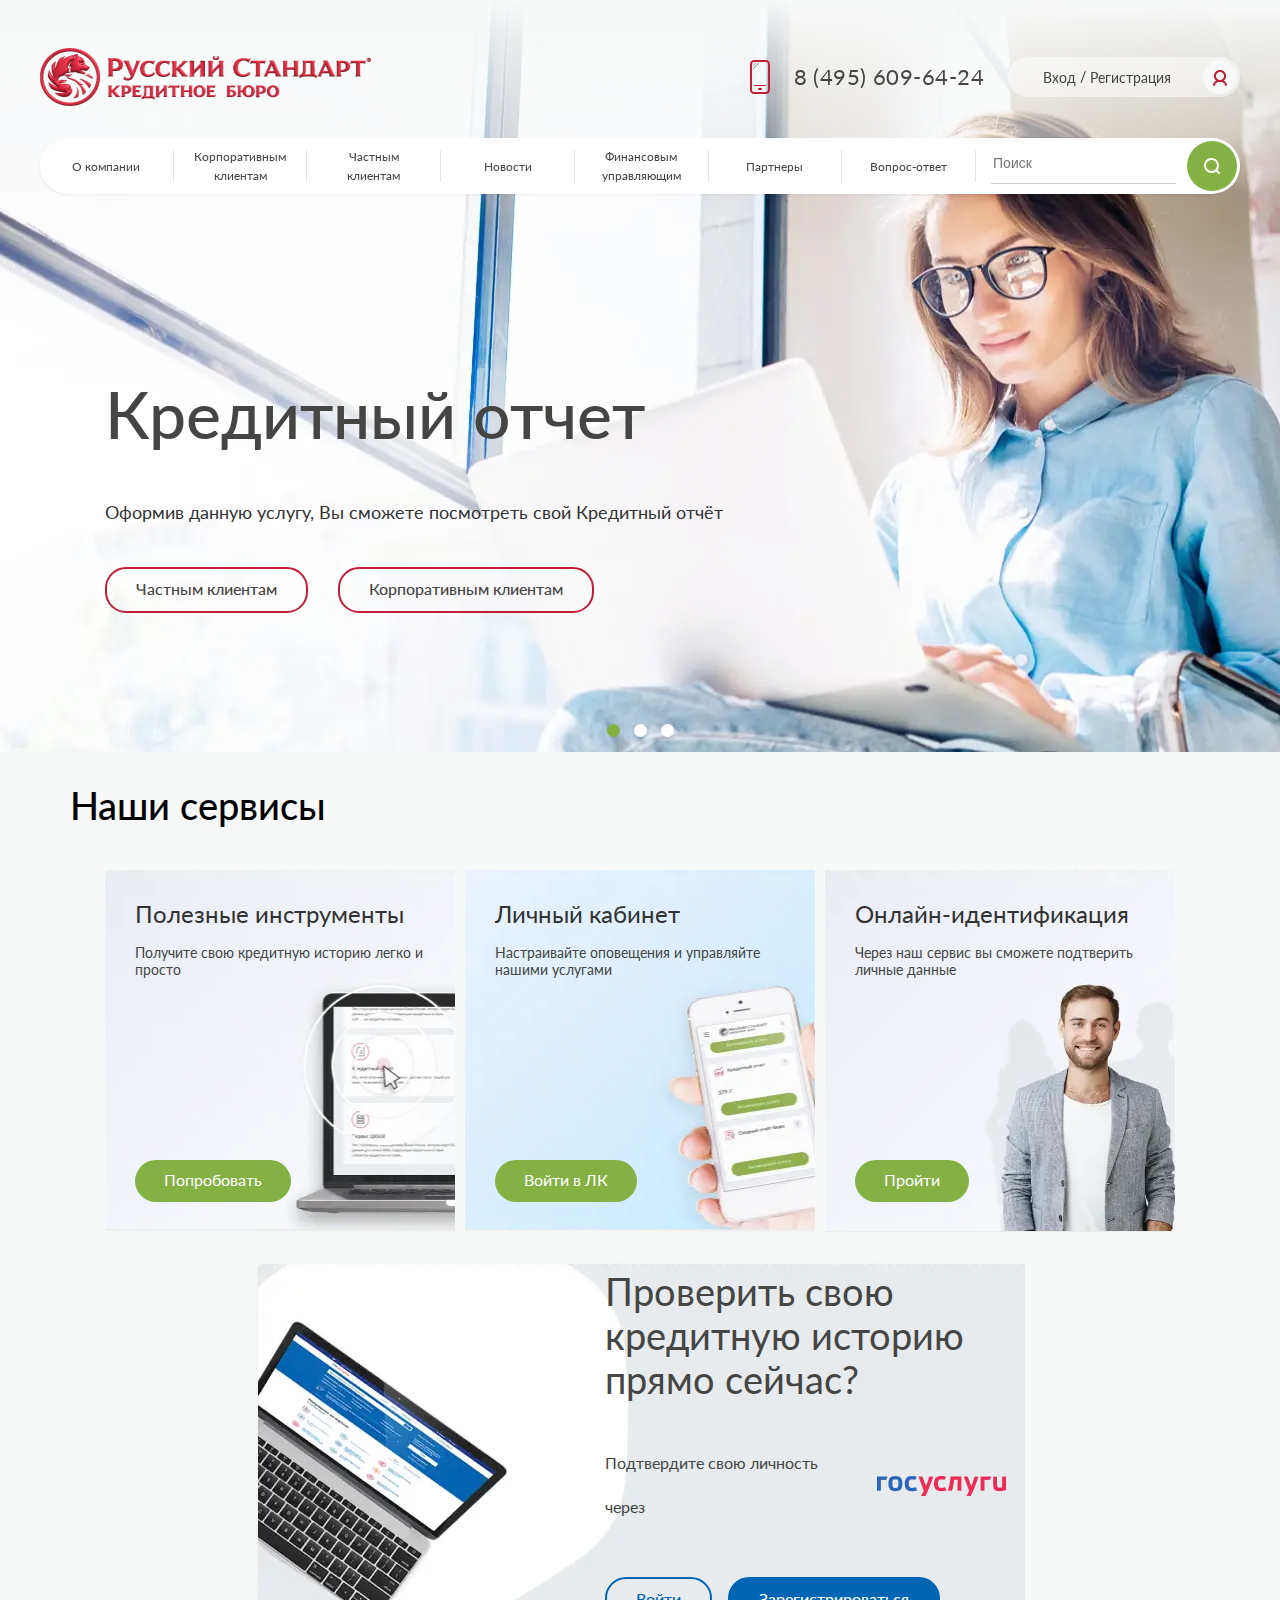
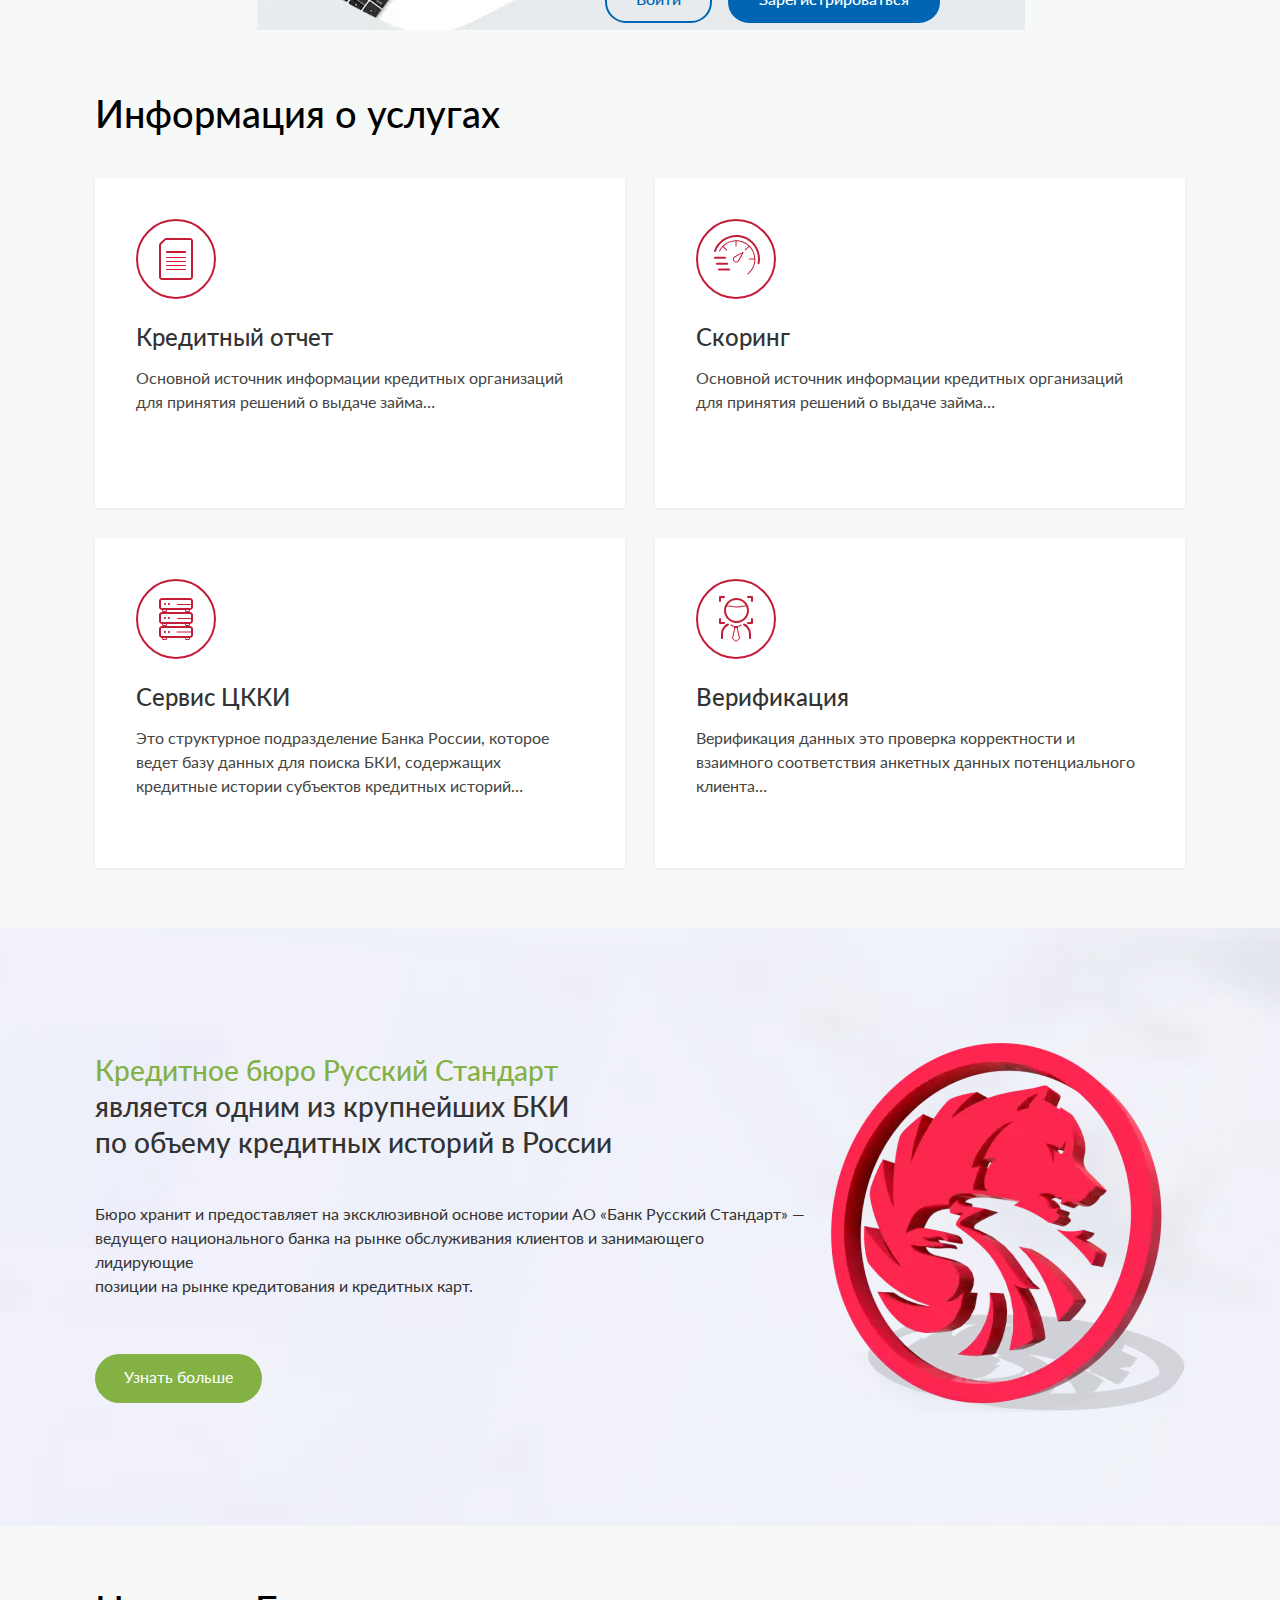
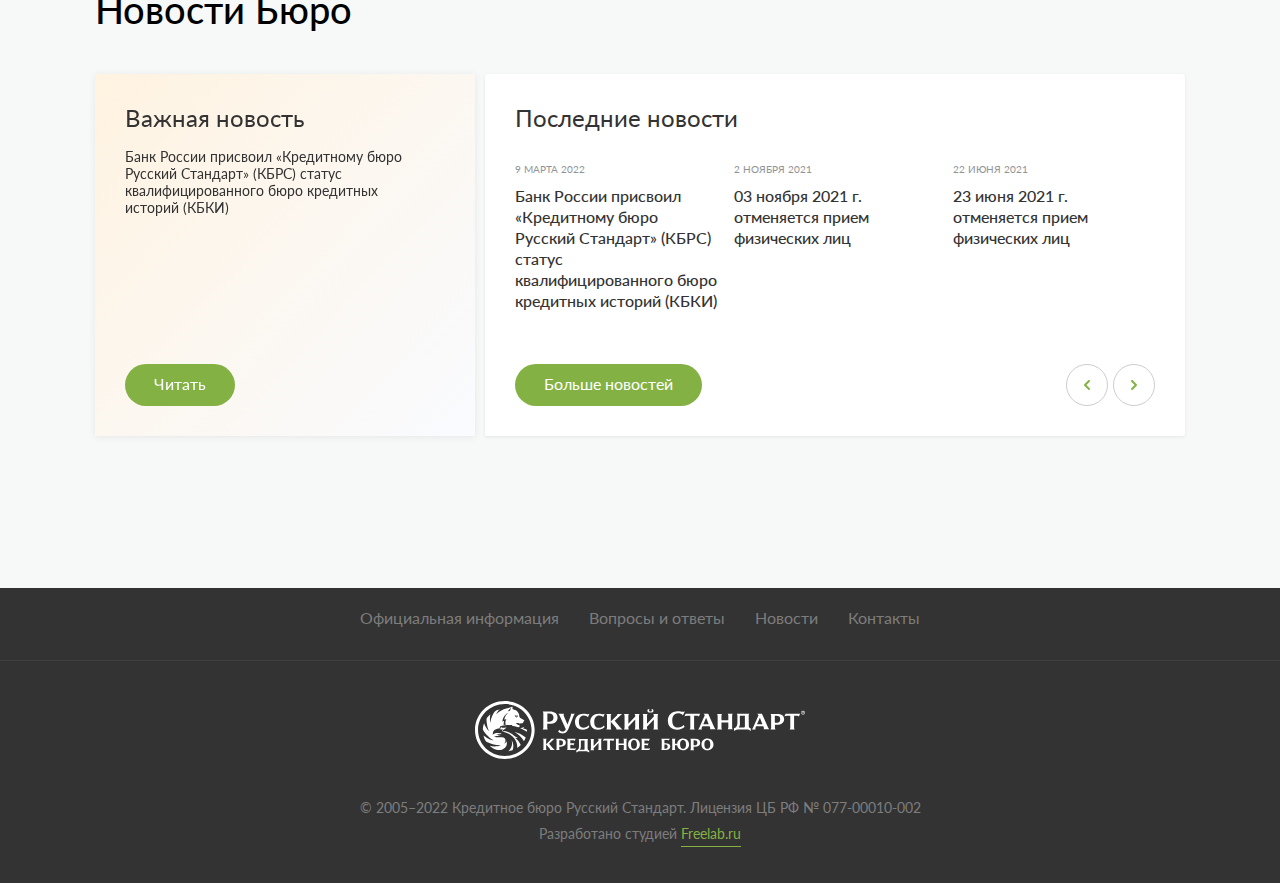
<file: most/index.html>
<!DOCTYPE html><html lang="en">  <head>    <meta charset="utf-8">    <meta http-equiv="X-UA-Compatible" content="IE=Edge">    <meta name="viewport" content="width=device-width, initial-scale=1, maximum-scale=1">    <meta name="format-detection" content="telephone=no">    <title>Главная</title>    <link rel="stylesheet" href="css/imports/bootstrap.min.css">    <link rel="stylesheet" href="css/imports/global.min.css">    <link rel="stylesheet" href="css/imports/swiper-bundle.min.css">    <link rel="stylesheet" href="css/imports/animate.min.css">    <link rel="stylesheet" href="css/main.min.css">  </head>  <body>    <div class="all">      <!--Sites elements-->      <!--Overlay-->      <div class="overlay animate__animated animate__fadeIn">        <div class="overlay-all">          <div class="overlay-all__one overlay-item">            <div class="overlay-item__title">Банки, МФО и КПК</div>            <div class="nav-wrapper">              <div class="overlay-item__nav">                <div class="nav-title">Кредитные истории:</div>                <div class="nav-list"><a class="nav-list__item" href="#">Хранение кредитных историй</a><a class="nav-list__item" href="#">Сервис ЦККИ</a><a class="nav-list__item" href="#">Кредитный отчет</a></div>              </div>              <div class="overlay-item__nav">                <div class="nav-title">Кредитные истории:</div>                <div class="nav-list"><a class="nav-list__item" href="#">Рейтинг Бюро</a><a class="nav-list__item" href="#">Рейтинг работодателя</a><a class="nav-list__item" href="#">Скоринг</a></div>              </div>              <div class="overlay-item__nav">                <div class="nav-title">Сопровождение клиентов:</div>              </div>              <div class="overlay-item__nav">                <div class="nav-title">Верификация персональных данных:</div>                <div class="nav-list"><a class="nav-list__item" href="#">Верификация</a><a class="nav-list__item" href="#">Хеш-верификация</a></div>              </div>              <div class="overlay-item__nav">                <div class="nav-title">Сервисы федеральных служб:</div>                <div class="nav-list"><a class="nav-list__item" href="#">Сервис ЕГРЮЛ/ЕГРИП</a><a class="nav-list__item" href="#">Проверка паспорта</a><a class="nav-list__item" href="#">ФССП</a></div>              </div>              <div class="overlay-item__nav">                <div class="nav-title">Кредитные истории</div>              </div>            </div>          </div>          <div class="overlay-all__two overlay-item">            <div class="overlay-item__title">Для коллекторских агенств</div>            <div class="overlay-item__nav">              <div class="nav-list"><a class="nav-list__item" href="#">Хранение кредитных историй</a><a class="nav-list__item" href="#">Коллекшен рейтинг</a><a class="nav-list__item" href="#">ФССП</a></div>            </div>          </div>          <div class="overlay-all__two overlay-item">            <div class="overlay-item__title">Для страховых компаний</div>            <div class="overlay-item__nav">              <div class="nav-list"><a class="nav-list__item" href="#">Скоринг</a><a class="nav-list__item" href="#">Верификация</a><a class="nav-list__item" href="#">Хэш-верификация</a><a class="nav-list__item" href="#">Проверка паспорта</a></div>            </div>          </div>          <div class="overlay-all__two overlay-item">            <div class="overlay-item__title">Для ЖКУ</div>            <div class="overlay-item__nav">              <div class="nav-list"><a class="nav-list__item" href="#">Хранение кредитных историй</a><a class="nav-list__item" href="#">Кредитный отчет</a></div>            </div>          </div>        </div>      </div>      <!--Overlay-two-->      <div class="overlay-two animate__animated animate__fadeIn">        <div class="overlay-two-all">          <div class="overlay-item">            <div class="nav-list"><a class="nav-list__item" href="#">Кредитный отчет</a><a class="nav-list__item" href="#">Запрос/выписка ЦККИ</a><a class="nav-list__item" href="#">Скоринг</a></div>          </div>          <div class="overlay-item">            <div class="nav-list"><a class="nav-list__item" href="#">Оповещения</a><a class="nav-list__item" href="#">Подписка</a><a class="nav-list__item" href="#">Исправление кредитной истории и консультации</a></div>          </div>        </div>      </div>      <!--headerAdaptive-->      <div class="headerAdaptive">        <div class="headerAdaptive-all">          <div class="headerAdaptive-all__top">            <div class="logo"><picture><source srcset="img/logo.webp" type="image/webp"><img src="img/logo.png" alt=""></picture></div>            <div class="right"><a href="tel:84956096424">                <div class="right-phone">                  <svg width="16" height="24" viewBox="0 0 16 24" fill="none" xmlns="http://www.w3.org/2000/svg">                    <path d="M14 0H2C0.9 0 0 0.9 0 2V22C0 23.1 0.9 24 2 24H14C15.1 24 16 23.1 16 22V2C16 0.9 15.1 0 14 0ZM14 22H2V18H14V22ZM14 16H2V2H14V16Z" fill="#C41D39"></path>                    <path d="M6 21H10C10.55 21 11 20.55 11 20C11 19.45 10.55 19 10 19H6C5.45 19 5 19.45 5 20C5 20.55 5.45 21 6 21Z" fill="#C41D39"></path>                  </svg>                </div></a>              <div class="right-acc">                <svg width="14" height="16" viewBox="0 0 14 16" fill="none" xmlns="http://www.w3.org/2000/svg">                  <path d="M13.9862 14.8C13.7627 13.76 13.2549 12.79 12.5135 11.99C12.0158 11.46 11.4267 11.03 10.7767 10.7C12.1885 9.6 13.0924 7.9 13.0924 6C13.1026 2.69 10.3705 0 7.00866 0C3.64685 0 0.914745 2.69 0.914745 6C0.914745 7.9 1.81868 9.6 3.23043 10.7C2.58042 11.03 1.99134 11.46 1.49367 11.99C0.752241 12.78 0.244415 13.75 0.0209713 14.8C-0.0907505 15.34 0.254571 15.87 0.803024 15.98C0.874119 15.99 0.945215 16 1.01631 16C1.48351 16 1.91008 15.68 2.01165 15.2C2.15384 14.51 2.49916 13.87 2.98668 13.34C3.78904 12.49 4.93673 12 6.1352 12H7.87196C9.07043 12 10.2181 12.49 11.0205 13.34C11.5182 13.87 11.8533 14.51 11.9955 15.2C12.1072 15.74 12.6455 16.09 13.194 15.97C13.7424 15.86 14.0979 15.33 13.976 14.79L13.9862 14.8ZM7.00866 2C9.25325 2 11.0713 3.79 11.0713 6C11.0713 8.21 9.25325 10 7.00866 10C4.76407 10 2.94605 8.21 2.94605 6C2.94605 3.79 4.76407 2 7.00866 2Z" fill="#C41D39"></path>                </svg>              </div>            </div>          </div>          <div class="headerAdaptive-all__bottom">            <div class="menu-wrapper">              <div class="hamburger-menu"></div>            </div>            <div class="menu-form">              <form action="#">                <input type="text" placeholder="Поиск по сайту">                <svg width="16" height="16" viewBox="0 0 16 16" fill="none" xmlns="http://www.w3.org/2000/svg">                  <g clip-path="url(#clip0_50_53)">                    <path d="M15.7065 14.3001L13.3753 11.9689C14.3644 10.6766 14.9062 9.10592 14.9062 7.45075C14.9062 5.45759 14.1308 3.58868 12.7242 2.17706C9.81645 -0.725702 5.08454 -0.725702 2.18178 2.18203C-0.725957 5.08977 -0.725957 9.8167 2.18178 12.7244C3.58843 14.1311 5.4623 14.9065 7.45547 14.9065C9.11064 14.9065 10.6813 14.3647 11.9736 13.3756L14.3048 15.7067C14.4986 15.9006 14.7521 16 15.0056 16C15.2591 16 15.5126 15.9006 15.7065 15.7067C16.0942 15.319 16.0942 14.6878 15.7065 14.3001ZM3.58346 11.3178C1.45112 9.18545 1.45112 5.71605 3.58346 3.58371C4.65211 2.52003 6.04882 1.98321 7.4505 1.98321C8.85217 1.98321 10.2489 2.51506 11.3175 3.58371C12.3862 4.65237 12.918 5.98943 12.918 7.45075C12.918 8.91208 12.3514 10.2839 11.3175 11.3178C10.2837 12.3517 8.91182 12.9183 7.4505 12.9183C5.98917 12.9183 4.61732 12.3517 3.58346 11.3178Z" fill="white"></path>                  </g>                  <defs>                    <clippath id="clip0_50_53">                      <rect width="16" height="16" fill="white"></rect>                    </clippath>                  </defs>                </svg>              </form>            </div>          </div>        </div>      </div>      <!--Adaptive-->      <div class="adaptive">        <div class="adaptive-all">          <div class="adaptive-all__nav">            <div class="nav-list">              <div class="nav-item"><a href="#">О компании</a></div>              <div class="nav-item open-adaptive-one"><a href="#">Корпоративным клиентам</a>                <div class="overlay-arrow">                  <svg class="svg-one" width="10" height="7" viewBox="0 0 10 7" fill="none" xmlns="http://www.w3.org/2000/svg">                    <path d="M5.0075 6.50125C4.74751 6.50125 4.4975 6.40125 4.2975 6.21125L0.297505 2.21125C-0.0924951 1.82125 -0.0924951 1.18125 0.297505 0.791249C0.687505 0.401249 1.3275 0.401249 1.7175 0.791249L5.0075 4.08125L8.2975 0.791249C8.6875 0.401249 9.3175 0.401249 9.7075 0.791249C10.0975 1.18125 10.0975 1.81125 9.7075 2.20125L5.7175 6.21125C5.51751 6.41125 5.2675 6.50125 5.0075 6.50125Z" fill="#83B143"></path>                  </svg>                </div>              </div>              <!--overlay-adaptive-one-->              <div class="overlay-adaptive-one">                <div class="nav-list">                  <div class="nav-item"><a href="#">Личный кабинет</a>                    <div class="overlay-arrow">                      <svg class="svg-two" width="10" height="7" viewBox="0 0 10 7" fill="none" xmlns="http://www.w3.org/2000/svg">                        <path d="M5.0075 6.50125C4.74751 6.50125 4.4975 6.40125 4.2975 6.21125L0.297505 2.21125C-0.0924951 1.82125 -0.0924951 1.18125 0.297505 0.791249C0.687505 0.401249 1.3275 0.401249 1.7175 0.791249L5.0075 4.08125L8.2975 0.791249C8.6875 0.401249 9.3175 0.401249 9.7075 0.791249C10.0975 1.18125 10.0975 1.81125 9.7075 2.20125L5.7175 6.21125C5.51751 6.41125 5.2675 6.50125 5.0075 6.50125Z" fill="#83B143"></path>                      </svg>                    </div>                  </div>                  <div class="nav-item open-two"><a href="#">Банки, МФО и КПК</a>                    <div class="overlay-arrow">                      <svg class="svg-three" width="10" height="7" viewBox="0 0 10 7" fill="none" xmlns="http://www.w3.org/2000/svg">                        <path d="M5.0075 6.50125C4.74751 6.50125 4.4975 6.40125 4.2975 6.21125L0.297505 2.21125C-0.0924951 1.82125 -0.0924951 1.18125 0.297505 0.791249C0.687505 0.401249 1.3275 0.401249 1.7175 0.791249L5.0075 4.08125L8.2975 0.791249C8.6875 0.401249 9.3175 0.401249 9.7075 0.791249C10.0975 1.18125 10.0975 1.81125 9.7075 2.20125L5.7175 6.21125C5.51751 6.41125 5.2675 6.50125 5.0075 6.50125Z" fill="#83B143"></path>                      </svg>                    </div>                  </div>                  <!---->                  <div class="drop-two">                    <div class="nav-wrapper">                      <div class="overlay-item__nav">                        <div class="nav-title">Кредитные истории:</div>                        <div class="nav-list"><a class="nav-list__item" href="#">Хранение кредитных историй</a><a class="nav-list__item" href="#">Сервис ЦККИ</a><a class="nav-list__item" href="#">Кредитный отчет</a></div>                      </div>                      <div class="overlay-item__nav">                        <div class="nav-title">Оценка рисков</div>                        <div class="nav-list"><a class="nav-list__item" href="#">Хранение кредитных историй</a><a class="nav-list__item" href="#">Сервис ЦККИ</a><a class="nav-list__item" href="#">Кредитный отчет</a></div>                      </div>                      <div class="overlay-item__nav">                        <div class="nav-title">Сопровождение клиентов:</div>                      </div>                      <div class="overlay-item__nav">                        <div class="nav-title">Верификация персональных данных:</div>                        <div class="nav-list"><a class="nav-list__item" href="#">Верификация</a><a class="nav-list__item" href="#">Хеш-верификация</a></div>                      </div>                      <div class="overlay-item__nav">                        <div class="nav-title">Сервисы федеральных служб:</div>                        <div class="nav-list"><a class="nav-list__item" href="#">Сервис ЕГРЮЛ/ЕГРИП</a><a class="nav-list__item" href="#">Проверка паспорта</a><a class="nav-list__item" href="#">ФССП</a></div>                      </div>                      <div class="overlay-item__nav">                        <div class="nav-title">Кредитные истории</div>                      </div>                    </div>                  </div>                  <!---->                  <div class="nav-item open-three"><a href="#">Для коллекторских агенств</a>                    <div class="overlay-arrow">                      <svg class="svg-four" width="10" height="7" viewBox="0 0 10 7" fill="none" xmlns="http://www.w3.org/2000/svg">                        <path d="M5.0075 6.50125C4.74751 6.50125 4.4975 6.40125 4.2975 6.21125L0.297505 2.21125C-0.0924951 1.82125 -0.0924951 1.18125 0.297505 0.791249C0.687505 0.401249 1.3275 0.401249 1.7175 0.791249L5.0075 4.08125L8.2975 0.791249C8.6875 0.401249 9.3175 0.401249 9.7075 0.791249C10.0975 1.18125 10.0975 1.81125 9.7075 2.20125L5.7175 6.21125C5.51751 6.41125 5.2675 6.50125 5.0075 6.50125Z" fill="#83B143"></path>                      </svg>                    </div>                  </div>                  <!---->                  <div class="drop-three">                    <div class="overlay-item__nav">                      <div class="nav-list"><a class="nav-list__item" href="#">Хранение кредитных историй</a><a class="nav-list__item" href="#">Коллекшен рейтинг</a><a class="nav-list__item" href="#">ФССП</a></div>                    </div>                  </div>                  <!---->                  <div class="nav-item open-four"><a href="#">Для страховых компаний</a>                    <div class="overlay-arrow">                      <svg class="svg-five" width="10" height="7" viewBox="0 0 10 7" fill="none" xmlns="http://www.w3.org/2000/svg">                        <path d="M5.0075 6.50125C4.74751 6.50125 4.4975 6.40125 4.2975 6.21125L0.297505 2.21125C-0.0924951 1.82125 -0.0924951 1.18125 0.297505 0.791249C0.687505 0.401249 1.3275 0.401249 1.7175 0.791249L5.0075 4.08125L8.2975 0.791249C8.6875 0.401249 9.3175 0.401249 9.7075 0.791249C10.0975 1.18125 10.0975 1.81125 9.7075 2.20125L5.7175 6.21125C5.51751 6.41125 5.2675 6.50125 5.0075 6.50125Z" fill="#83B143"></path>                      </svg>                    </div>                  </div>                  <!---->                  <div class="drop-four">                    <div class="overlay-item__nav">                      <div class="nav-list"><a class="nav-list__item" href="#">Скоринг</a><a class="nav-list__item" href="#">Верификация</a><a class="nav-list__item" href="#">Хэш-верификация</a><a class="nav-list__item" href="#">Проверка паспорта</a></div>                    </div>                  </div>                  <!---->                  <div class="nav-item open-five"><a href="#">Для ЖКУ</a>                    <div class="overlay-arrow">                      <svg class="svg-six" width="10" height="7" viewBox="0 0 10 7" fill="none" xmlns="http://www.w3.org/2000/svg">                        <path d="M5.0075 6.50125C4.74751 6.50125 4.4975 6.40125 4.2975 6.21125L0.297505 2.21125C-0.0924951 1.82125 -0.0924951 1.18125 0.297505 0.791249C0.687505 0.401249 1.3275 0.401249 1.7175 0.791249L5.0075 4.08125L8.2975 0.791249C8.6875 0.401249 9.3175 0.401249 9.7075 0.791249C10.0975 1.18125 10.0975 1.81125 9.7075 2.20125L5.7175 6.21125C5.51751 6.41125 5.2675 6.50125 5.0075 6.50125Z" fill="#83B143"></path>                      </svg>                    </div>                  </div>                  <!---->                  <div class="drop-five">                    <div class="overlay-item__nav">                      <div class="nav-list"><a class="nav-list__item" href="#">Хранение кредитных историй</a><a class="nav-list__item" href="#">Кредитный отчет</a></div>                    </div>                  </div>                  <!---->                </div>              </div>              <!---->              <div class="nav-item open-adaptive-two"><a href="#">Частным клиентам</a>                <div class="overlay-arrow">                  <svg class="svg-seven" width="10" height="7" viewBox="0 0 10 7" fill="none" xmlns="http://www.w3.org/2000/svg">                    <path d="M5.0075 6.50125C4.74751 6.50125 4.4975 6.40125 4.2975 6.21125L0.297505 2.21125C-0.0924951 1.82125 -0.0924951 1.18125 0.297505 0.791249C0.687505 0.401249 1.3275 0.401249 1.7175 0.791249L5.0075 4.08125L8.2975 0.791249C8.6875 0.401249 9.3175 0.401249 9.7075 0.791249C10.0975 1.18125 10.0975 1.81125 9.7075 2.20125L5.7175 6.21125C5.51751 6.41125 5.2675 6.50125 5.0075 6.50125Z" fill="#83B143"></path>                  </svg>                </div>              </div>              <!--overlay-adaptive-two-->              <div class="overlay-adaptive-two">                <div class="overlay-adaptive-two-all">                  <div class="overlay-item">                    <div class="nav-list"><a class="nav-list__item" href="#">Кредитный отчет</a><a class="nav-list__item" href="#">Запрос/выписка ЦККИ</a><a class="nav-list__item" href="#">Скоринг</a></div>                  </div>                  <div class="overlay-item">                    <div class="nav-list"><a class="nav-list__item" href="#">Оповещения</a><a class="nav-list__item" href="#">Подписка</a><a class="nav-list__item" href="#">Исправление кредитной истории и консультации</a></div>                  </div>                </div>              </div>              <!---->              <div class="nav-item"><a href="#">Новости</a></div>              <div class="nav-item"><a href="#">Финансовым управляющим</a></div>              <div class="nav-item"><a href="#">Партнеры</a></div>              <div class="nav-item"><a href="#">Вопрос-ответ</a></div>            </div>          </div>        </div>      </div>      <!--Header-->      <header class="header">        <div class="header-all">          <div class="header-all__top">            <div class="header-logo"><a href="#"><picture><source srcset="img/logo.svg" type="image/webp"><img src="img/logo.svg" alt=""></picture></a></div>            <div class="header-profile">              <div class="header-profile__phone"><a href="tel:84956096424">                  <div class="phone-img"><picture><source srcset="img/phone.svg" type="image/webp"><img src="img/phone.svg" alt=""></picture></div>                  <div class="phone-number">8 (495) 609-64-24</div></a></div>              <div class="header-profile__account">                <div class="account-sign">                  <div class="account-sign__login">Вход</div><span>/</span>                  <div class="account-sign__reg">Регистрация</div>                </div>                <div class="account-logo"><picture><source srcset="img/account.svg" type="image/webp"><img src="img/account.svg" alt=""></picture></div>                <div class="dropdown-block"><a href="#" target="_blank">Для физических лиц</a><a href="#" target="_blank">Для корпоративных клиентов</a></div>              </div>            </div>          </div>          <div class="header-all__nav">            <div class="nav-list">              <div class="nav-item"><a href="#">О компании</a></div>              <div class="hr-wrapper">                <div class="nav-hr"></div>              </div>              <div class="nav-item overlay-open-one"><a href="#">Корпоративным клиентам</a></div>              <div class="hr-wrapper">                <div class="nav-hr"></div>              </div>              <div class="nav-item overlay-open-two"><a href="#">Частным клиентам</a></div>              <div class="hr-wrapper">                <div class="nav-hr"></div>              </div>              <div class="nav-item"><a href="#">Новости</a></div>              <div class="hr-wrapper">                <div class="nav-hr"></div>              </div>              <div class="nav-item"><a href="#">Финансовым управляющим</a></div>              <div class="hr-wrapper">                <div class="nav-hr"></div>              </div>              <div class="nav-item"><a href="#">Партнеры</a></div>              <div class="hr-wrapper">                <div class="nav-hr"></div>              </div>              <div class="nav-item"><a href="#">Вопрос-ответ</a></div>              <div class="hr-wrapper">                <div class="nav-hr"></div>              </div>              <div class="nav-item">                <form action="#">                  <input type="text" placeholder="Поиск"><a class="search" href="#"><picture><source srcset="img/search.svg" type="image/webp"><img src="img/search.svg" alt=""></picture></a>                </form>              </div>            </div>          </div>        </div>      </header>      <!--Promo-->      <div class="promo">        <div class="promo-all">          <div class="swiper">            <div class="swiper-wrapper">              <div class="swiper-slide">                <div class="container">                  <div class="swiper-slide-desc">                    <div class="title">Кредитный отчет</div>                    <div class="subtitle">Оформив данную услугу, Вы сможете посмотреть свой Кредитный отчёт</div>                    <div class="buttons"><a href="#">Частным клиентам</a><a href="#">Корпоративным клиентам</a></div>                  </div>                </div>              </div>              <div class="swiper-slide">                <div class="container">                  <div class="swiper-slide-desc">                    <div class="title">Кредитный отчет</div>                    <div class="subtitle">Оформив данную услугу, Вы сможете посмотреть свой Кредитный отчёт</div>                    <div class="buttons"><a href="#">Частным клиентам</a><a href="#">Корпоративным клиентам</a></div>                  </div>                </div>              </div>              <div class="swiper-slide">                <div class="container">                  <div class="swiper-slide-desc">                    <div class="title">Кредитный отчет</div>                    <div class="subtitle">Оформив данную услугу, Вы сможете посмотреть свой Кредитный отчёт</div>                    <div class="buttons"><a href="#">Частным клиентам</a><a href="#">Корпоративным клиентам</a></div>                  </div>                </div>              </div>            </div>            <div class="swiper-pagination"></div>          </div>        </div>      </div>      <!--Services-->      <div class="services">        <div class="container">          <div class="services-all">            <div class="services-all__title">Наши сервисы</div>            <div class="services-all__main">              <div class="main-item">                <div class="main-item__top">                  <div class="title">Полезные инструменты</div>                  <div class="subtitle">Получите свою кредитную историю легко и просто</div>                </div>                <div class="main-item__bottom">                  <div class="button"><a href="#">Попробовать</a></div>                </div>              </div>              <div class="main-item">                <div class="main-item__top">                  <div class="title">Личный кабинет</div>                  <div class="subtitle">Настраивайте оповещения и управляйте нашими услугами</div>                </div>                <div class="main-item__bottom">                  <div class="button"><a href="#">Войти в ЛК</a></div>                </div>              </div>              <div class="main-item">                <div class="main-item__top">                  <div class="title">Онлайн-идентификация</div>                  <div class="subtitle">Через наш сервис вы сможете подтверить личные данные </div>                </div>                <div class="main-item__bottom">                  <div class="button"><a href="#">Пройти</a></div>                </div>              </div>            </div>            <div class="services-all__third">              <div class="third-wrapper">                <div class="title">Проверить свою кредитную историю прямо сейчас?</div>                <div class="text"><span>Подтвердите свою личность через</span><picture><source srcset="img/services1.webp" type="image/webp"><img src="img/services1.png" alt=""></picture></div>                <div class="buttons"><a href="#">Войти</a><a href="#">Зарегистрироваться</a></div>              </div>            </div>          </div>        </div>      </div>      <!--Info-->      <div class="info">        <div class="container">          <div class="info-all">            <div class="info-all__title">Информация о услугах</div>            <div class="info-all__main"><a href="#">                <div class="main-item">                  <div class="main-item__img"><picture><source srcset="img/info1.svg" type="image/webp"><img src="img/info1.svg" alt=""></picture></div>                  <div class="main-item__title">Кредитный отчет</div>                  <div class="main-item__subtitle">Основной источник информации кредитных организаций для принятия решений о выдаче займа…</div>                </div></a><a href="#">                <div class="main-item">                  <div class="main-item__img"><picture><source srcset="img/info2.svg" type="image/webp"><img src="img/info2.svg" alt=""></picture></div>                  <div class="main-item__title">Скоринг</div>                  <div class="main-item__subtitle">Основной источник информации кредитных организаций для принятия решений о выдаче займа…</div>                </div></a><a href="#">                <div class="main-item">                  <div class="main-item__img"><picture><source srcset="img/info3.svg" type="image/webp"><img src="img/info3.svg" alt=""></picture></div>                  <div class="main-item__title">Сервис ЦККИ</div>                  <div class="main-item__subtitle">Это структурное подразделение Банка России, которое ведет базу данных для поиска БКИ, содержащих кредитные истории субъектов кредитных историй… </div>                </div></a><a href="#">                <div class="main-item">                  <div class="main-item__img"><picture><source srcset="img/info4.svg" type="image/webp"><img src="img/info4.svg" alt=""></picture></div>                  <div class="main-item__title">Верификация</div>                  <div class="main-item__subtitle">Верификация данных это проверка корректности и взаимного соответствия анкетных данных потенциального клиента…</div>                </div></a></div>          </div>        </div>      </div>      <!--Desc-->      <div class="desc">        <div class="container">          <div class="desc-all">            <div class="desc-all__text">              <div class="title">                <span>Кредитное бюро Русский Стандарт<br></span>                является одним из крупнейших БКИ<br>                по объему кредитных историй в России              </div>              <div class="subtitle">Бюро хранит и предоставляет на эксклюзивной основе истории АО «Банк Русский Стандарт» — <br> ведущего национального банка на рынке обслуживания клиентов и занимающего лидирующие <br> позиции на рынке кредитования и кредитных карт.</div>              <div class="button"><a href="#">Узнать больше</a></div>            </div>            <div class="desc-all__logo"><picture><source srcset="img/logo3.webp" type="image/webp"><img src="img/logo3.png" alt=""></picture></div>          </div>        </div>      </div>      <!--News-->      <div class="news">        <div class="container">          <div class="news-all">            <div class="news-all__title">Новости Бюро</div>            <div class="news-all__main">              <div class="main-important">                <div class="main-important__top">                  <div class="title">Важная новость</div>                  <div class="subtitle">Банк России присвоил «Кредитному бюро Русский Стандарт» (КБРС) статус квалифицированного бюро кредитных историй (КБКИ)</div>                </div>                <div class="main-important__bottom">                  <div class="button"><a href="#">Читать</a></div>                </div>              </div>              <div class="main-last">                <div class="swiper-two">                  <div class="swiper-wrapper">                    <div class="swiper-slide slide-one">                      <div class="title">Последние новости</div>                      <div class="main">                        <div class="main-item">                          <div class="main-item__date">9 МАРТА 2022</div>                          <div class="main-item__text"><a href="#">Банк России присвоил «Кредитному бюро Русский Стандарт» (КБРС) статус квалифицированного бюро кредитных историй (КБКИ)</a></div>                        </div>                        <div class="main-item">                          <div class="main-item__date">2 НОЯБРЯ 2021</div>                          <div class="main-item__text"><a href="#">03 ноября 2021 г. отменяется прием физических лиц</a></div>                        </div>                        <div class="main-item">                          <div class="main-item__date">22 ИЮНЯ 2021</div>                          <div class="main-item__text"><a href="#">23 июня 2021 г. отменяется прием физических лиц</a></div>                        </div>                      </div>                      <div class="buttons">                        <div class="button"><a href="#">Больше новостей</a></div>                        <div class="button-nav">                          <div class="swiper-prev"><picture><source srcset="img/btnprev.svg" type="image/webp"><img src="img/btnprev.svg" alt=""></picture></div>                          <div class="swiper-next"><picture><source srcset="img/btnnext.svg" type="image/webp"><img src="img/btnnext.svg" alt=""></picture></div>                        </div>                      </div>                    </div>                    <div class="swiper-slide slide-two">                      <div class="title">Последние новости</div>                      <div class="main">                        <div class="main-item">                          <div class="main-item__date">9 МАРТА 2022</div>                          <div class="main-item__text"><a href="#">Банк России присвоил «Кредитному бюро Русский Стандарт» (КБРС) статус квалифицированного бюро кредитных историй (КБКИ)</a></div>                        </div>                        <div class="main-item">                          <div class="main-item__date">2 НОЯБРЯ 2021</div>                          <div class="main-item__text"><a href="#">03 ноября 2021 г. отменяется прием физических лиц</a></div>                        </div>                        <div class="main-item">                          <div class="main-item__date">22 ИЮНЯ 2021</div>                          <div class="main-item__text"><a href="#">23 июня 2021 г. отменяется прием физических лиц</a></div>                        </div>                      </div>                      <div class="buttons">                        <div class="button"><a href="#">Больше новостей</a></div>                        <div class="button-nav">                          <div class="swiper-prev"><picture><source srcset="img/btnprev.svg" type="image/webp"><img src="img/btnprev.svg" alt=""></picture></div>                          <div class="swiper-next"><picture><source srcset="img/btnnext.svg" type="image/webp"><img src="img/btnnext.svg" alt=""></picture></div>                        </div>                      </div>                    </div>                    <div class="swiper-slide slide-three">                      <div class="title">Последние новости</div>                      <div class="main">                        <div class="main-item">                          <div class="main-item__date">9 МАРТА 2022</div>                          <div class="main-item__text"><a href="#">Банк России присвоил «Кредитному бюро Русский Стандарт» (КБРС) статус квалифицированного бюро кредитных историй (КБКИ)</a></div>                        </div>                        <div class="main-item">                          <div class="main-item__date">2 НОЯБРЯ 2021</div>                          <div class="main-item__text"><a href="#">03 ноября 2021 г. отменяется прием физических лиц</a></div>                        </div>                        <div class="main-item">                          <div class="main-item__date">22 ИЮНЯ 2021</div>                          <div class="main-item__text"><a href="#">23 июня 2021 г. отменяется прием физических лиц</a></div>                        </div>                      </div>                      <div class="buttons">                        <div class="button"><a href="#">Больше новостей</a></div>                        <div class="button-nav">                          <div class="swiper-prev"><picture><source srcset="img/btnprev.svg" type="image/webp"><img src="img/btnprev.svg" alt=""></picture></div>                          <div class="swiper-next"><picture><source srcset="img/btnnext.svg" type="image/webp"><img src="img/btnnext.svg" alt=""></picture></div>                        </div>                      </div>                    </div>                  </div>                </div>              </div>            </div>          </div>        </div>      </div>      <footer class="footer">        <div class="footer-all">          <div class="footer-all__nav">            <ul>              <li><a href="#">Официальная информация</a></li>              <li><a href="#">Вопросы и ответы</a></li>              <li><a href="#">Новости</a></li>              <li><a href="#">Контакты</a></li>            </ul>          </div>          <div class="hr"></div>          <div class="footer-all__logo"><a href="#"><picture><source srcset="img/logo2.svg" type="image/webp"><img src="img/logo2.svg" alt=""></picture></a></div>          <div class="footer-all__copy">© 2005–2022 Кредитное бюро Русский Стандарт. Лицензия ЦБ РФ № 077-00010-002</div>          <div class="footer-all__text">Разработано студией <a href="#">Freelab.ru</a></div>        </div>      </footer>    </div>    <script src="js/jquery-3.6.0.min.js"></script>    <script src="js/swiper-bundle.min.js"></script>    <script src="js/jquery.maskedinput.min.js"></script>    <script src="js/map.js"></script>    <script src="js/main.js"></script>  </body></html>
</file>
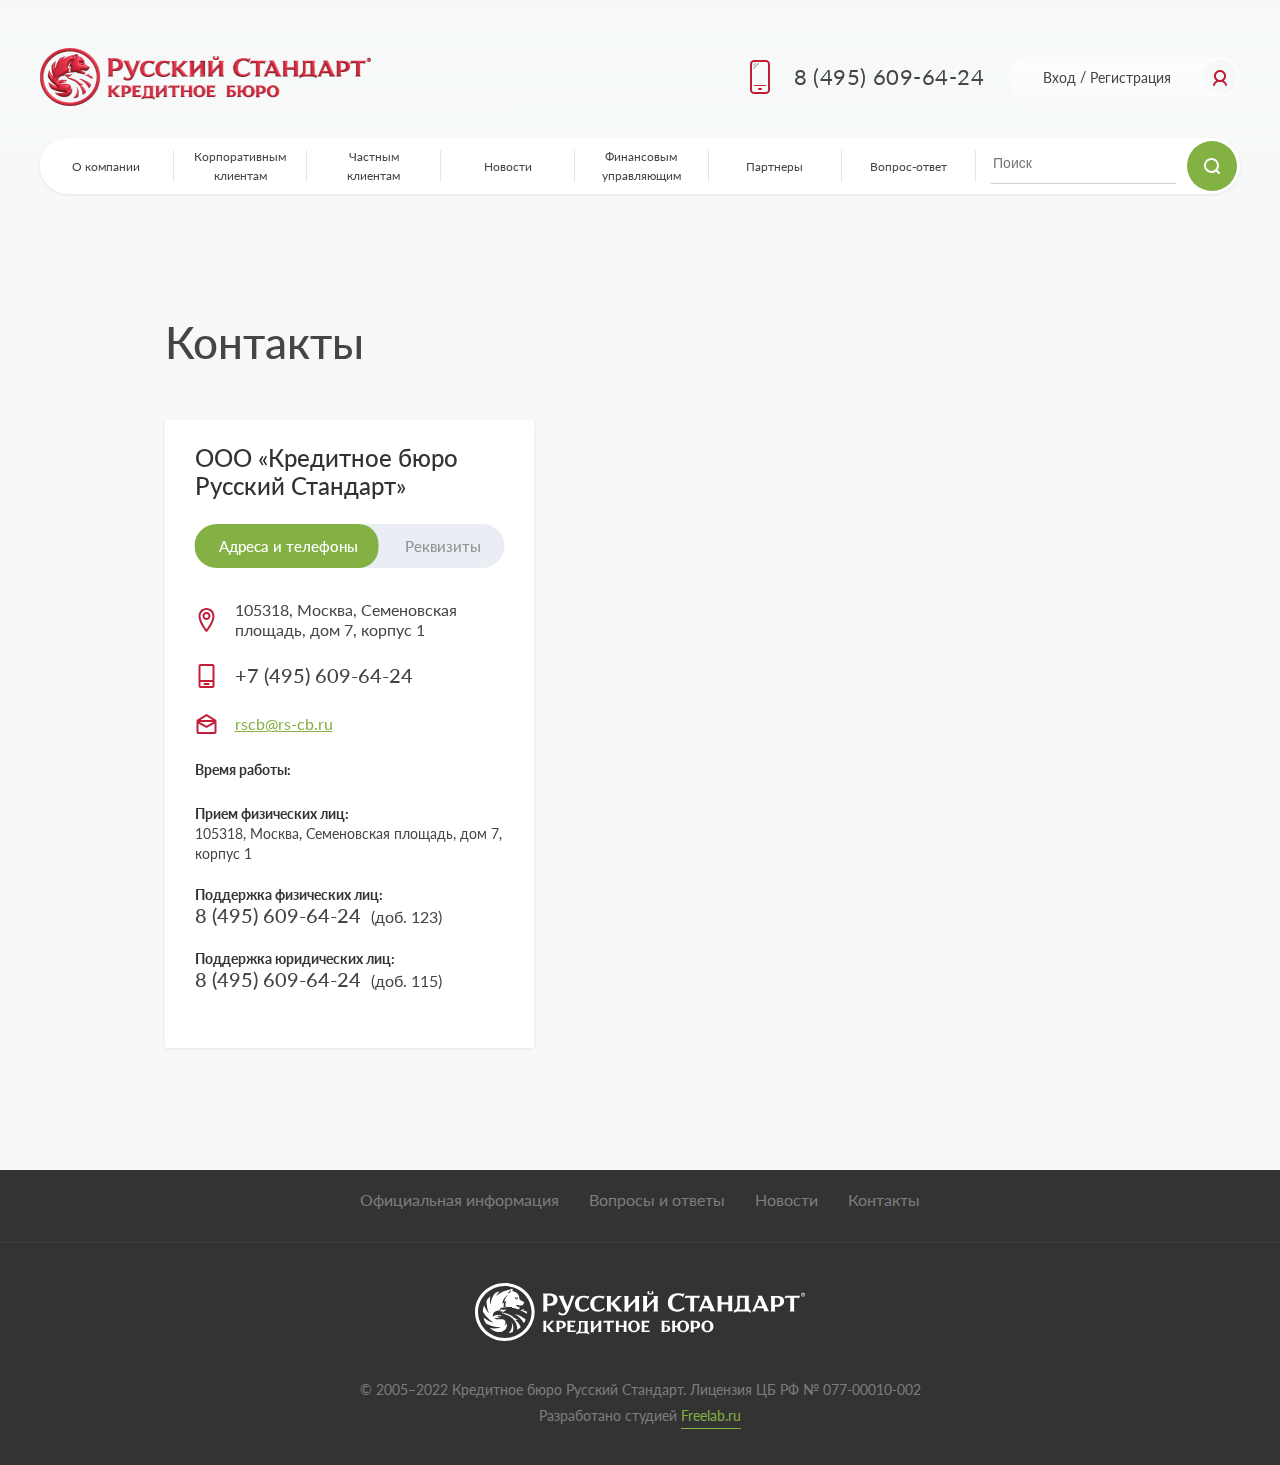
<file: most/contact.html>
<!DOCTYPE html><html lang="en">  <head>    <meta charset="utf-8">    <meta http-equiv="X-UA-Compatible" content="IE=Edge">    <meta name="viewport" content="width=device-width, initial-scale=1, maximum-scale=1">    <meta name="format-detection" content="telephone=no">    <title>Главная</title>    <link rel="stylesheet" href="css/imports/bootstrap.min.css">    <link rel="stylesheet" href="css/imports/global.min.css">    <link rel="stylesheet" href="css/imports/swiper-bundle.min.css">    <link rel="stylesheet" href="css/imports/animate.min.css">    <link rel="stylesheet" href="css/main.min.css">  </head>  <link rel="stylesheet" href="css/contact.min.css">  <body>    <div class="all">      <!--Preloader-->      <div class="page-preloader" id="page-preloader">        <svg class="circular" height="100" width="100">          <circle class="path" cx="50" cy="50" r="45" fill="none" stroke-width="5" stroke-miterlimit="10"></circle>        </svg>        <svg class="logo" height="100" width="100">          <path class="st0" d="M-270.2-1546.4l3.5,4l3.5-4H-270.2z"></path>          <path class="st0" d="M-271.2-1546.4l4,9l4-9H-271.2z"></path>          <path class="st1" d="M56,18.5c1.2-0.7,2.6-1,2.6-1c-0.3-1.1,1-3,1.7-3.8c0.2-0.2,0-0.7-1-0.1c-1.4,0.9-2.9,2.2-3.9,4.4    C55.2,18.5,55.5,18.9,56,18.5z"></path>          <path class="st1" d="M69.3,30.8c0.2-0.9-0.3-2.3-0.5-2.8c-0.2-0.4,0-0.3,0.5-0.2c0.3,0.1,0.9,0.2,1.2,0.4c0.8,0.3,0.9-0.1,1-0.7    c0.1-0.7,0.2-1.7-0.2-3.3c-0.3,2.6-0.9,2.5-1.5,2.3c-1.1-0.4-3.1-0.6-3.9-0.3C67.9,28,69.3,30.8,69.3,30.8z"></path>          <path class="st1" d="M48.8,35c0,0-0.8,2.6-0.6,6.9c1.5-0.2,3-0.4,4.7-0.4c-2.6-1-2.5-6-0.7-8.6c0.5-0.7-0.1-0.8-0.8-0.6    c-0.9,0.3-1.4,0.5-2.3,0.8c0,0,0.4-6.7,6.2-11.9c-5.4,2.4-9.6,10.2-9.2,14.9C46.6,35.8,47.9,35.2,48.8,35z"></path>          <path class="st1" d="M50,6C25.5,6,5.6,26.1,5.6,50.8c0,24.7,19.9,44.8,44.4,44.8c24.5,0,44.4-20.1,44.4-44.8C94.4,26.1,74.5,6,50,6    z M37.5,84.9c-3.9-0.8-6.9-2.5-9.1-4.1c-1.7-1.2-3.1-2.5-3.5-3c5.3,1.4,13.2,1.4,18.7-1.1C33,76.9,25.9,74.2,21,71.5    c-2-1.1-2.5-1.5-3.2-2.7c-1.6-2.8-2.6-5.3-3.5-9c4,3.6,12.7,8.3,16.9,8.7C20.4,62.2,15,52.8,14.5,51.8C14,50.9,13.2,50,13.3,48    c0.1-2.7,1-6.8,1.9-9.5c1.3,3.7,4.5,10.5,8.3,13.7c-3.8-8.2-4.4-18.8-4.3-20.7c0-0.8,0.2-1.5,0.9-2.5c1-1.4,3.2-4.1,5.4-6.1    c-0.5,2.9-1.2,8.9-0.1,14.6c1.5-8.9,4.9-15.8,7.2-18.9c0.5-0.6,0.8-1.1,1.7-1.5c1-0.5,4-1.8,7.5-2.6c-3,2.1-5.5,6.2-6.3,8.4    c10.2-9.9,20-9.8,25.7-12.4C62.4,10,63,11,63,11.7c-0.1,0.9-0.5,2.5-0.5,2.5c3.5,0.9,5,2.6,5,2.6c-0.1-0.5-0.1-1.3-0.1-1.3    c4.8,4.3,6.4,7.6,6.2,10.3c-0.1,2.4,1.7,3.8,2.7,4.3c1,0.5,4.9,3,5.6,3.6c0.6,0.5-0.3,1.6-0.9,2.2c-0.6,2-1.9,3.1-2.7,3.3    c-1.3,0.4-2.4-0.1-2.4-0.1c-0.3,0.3-0.7,0.7-0.9,1c-0.5,0.5-0.7,0.1-0.7-0.2c0-0.3,0.1-0.6-0.1-1c-0.3-0.6-0.7,0-1.3,0.2    c-0.5,0.2-0.7-0.5-0.7-0.5c-3-0.6-4.4,0.9-4.4,0.9c2.2,0.3,3.2,1.7,3.4,2.4c0.1,0.5,1.5,0.5,2,0.1c0.2-0.1,0.6-0.3,0.5,0.2    c0,0.2-0.1,0.5-0.2,0.9c1,0.6,1.3,0.7,1,1.2c-1.2,2-2.2,1.7-2.5,1.6c-4.3-1.6-8.3-2.2-10.9-2.3c0.3-0.5,1.4-1.4,1.4-1.4    c-17.4,0-20.3,2.1-21.2,3.3c-0.6,0.8-0.1,2-0.1,2c-2.1,0.4-7.2,1.3-9.6,3.4c-2.1,1.9-2.3,6.1-2.4,7.7c1-1,2.1-1.8,3.2-2.3    c2.3-1.1,5.1-0.9,8.6-0.8c1.5,0.1,2.2,0.6,2.7,1.5c0.4,0.9-0.6,0.8-1.2,0.4c-3-2-4.1,1.6-7.3,0.7c1,1.2,2.4,1.2,3.2,0.9    c3.2-1.2,4,0.1,4.2,0.4c-2.1-0.1-5.3,1.2-6.9,1.5c-2,0.4-3.9,0.5-3.9,0.5c1.3,1.6,3.2,1.6,4.6,1.6c1.4,0,5.8-0.4,8.5-0.1    c6.8,0.7,7.2,7,3.3,11c3.2-0.9,4.5-4,4.5-4C55.2,80.9,45.5,86.6,37.5,84.9z M63,85c-0.1,0.2-0.2,0.6-0.7,0.7    c-2.3,0.9-5,1.5-6.5,1.7c6.3-5.8,7.3-14.1,5-19.1C64.9,72.8,64.4,81.1,63,85z M75.7,77.3c-1.1,1.1-3,2.8-5.2,4.3    C71,68.2,61.9,60.9,58,58.3c-3.9-2.7-10.2-4.7-11.5-5.1c-1.2-0.4-1.2-0.8-0.9-1.6c0.2-0.6,1-1.9,1.3-2.4c0.1-0.1,0-0.2-0.1-0.2    c-0.6,0.1-1.8,0.5-2.5,0.8c-0.7,0.3-1.3,0.3-1.5,0.1c-1.3-1.4,1.5-4,1.5-4c0.1,0.9,0.4,1.4,1.8,1.2c1.4-0.2,6-0.6,7-0.6    c0,0-5.4,3.8-6.2,5.1c-0.9,1.3,0.5,1.1,1.2,1.2c13.8,1.2,17.2,9.8,23.2,11.4c-1.3,0.6-3.2,0.3-4.6,0c4.1,2.6,7.8,8.3,9.2,12.3    C75.9,76.6,76,77,75.7,77.3z M84.4,64c-0.9,2.6-2.2,4.9-2.9,5.9c-3.1-6.5-9.3-13.2-15.8-16c6.2,1.2,12.9,4.4,18.4,9.2    C84.3,63.3,84.5,63.6,84.4,64z M75.1,47.4c1.8,0.1,4.7-0.2,7.1-1.5c-0.2,0.7-0.9,1.8-1.9,2.3c0,0,2.5,0.5,6.3,2.1    c0.1,0,0.3,0.1,0.3,0.6c0,0.8,0,2-0.1,3.3C83.4,51.3,78.6,48.8,75.1,47.4z"></path>          <path class="st2" d="M86.5,50.3c-3.8-1.6-6.3-2.1-6.3-2.1c1.1-0.5,1.8-1.7,1.9-2.3c-2.3,1.3-5.3,1.7-7.1,1.5    c3.5,1.5,8.3,4,11.5,6.7c0.1-1.2,0.2-2.5,0.1-3.3C86.8,50.4,86.6,50.3,86.5,50.3z"></path>          <path class="st2" d="M65.7,53.9c6.5,2.9,12.6,9.6,15.8,16c0.6-1.1,1.9-3.4,2.9-5.9c0.1-0.4-0.1-0.7-0.3-0.9    C78.6,58.4,71.9,55.1,65.7,53.9z"></path>          <path class="st2" d="M66.7,64.2c1.4,0.4,3.3,0.6,4.6,0c-6.1-1.6-9.5-10.2-23.2-11.4c-0.7-0.1-2,0.1-1.2-1.2    c0.9-1.3,6.2-5.1,6.2-5.1c-1,0-5.7,0.4-7,0.6c-1.4,0.2-1.7-0.3-1.8-1.2c0,0-2.8,2.6-1.5,4c0.2,0.2,0.8,0.3,1.5-0.1    c0.6-0.3,1.8-0.7,2.5-0.8c0.1,0,0.2,0,0.1,0.2c-0.3,0.5-1.1,1.8-1.3,2.4c-0.3,0.8-0.3,1.2,0.9,1.6c1.2,0.4,7.6,2.4,11.5,5.1    c3.9,2.7,13,9.9,12.5,23.3c2.2-1.5,4-3.2,5.2-4.3c0.3-0.3,0.2-0.7,0.2-0.9C74.6,72.5,70.9,66.7,66.7,64.2z"></path>          <path class="st2" d="M48.3,74.2c4-3.9,3.6-10.3-3.3-11c-2.7-0.3-7.1,0.1-8.5,0.1c-1.4,0-3.3,0-4.6-1.6c0,0,1.9-0.1,3.9-0.5    c1.6-0.3,4.8-1.6,6.9-1.5c-0.2-0.3-1-1.6-4.2-0.4c-0.8,0.3-2.2,0.3-3.2-0.9c3.2,1,4.3-2.6,7.3-0.7c0.6,0.4,1.7,0.5,1.2-0.4    c-0.4-0.9-1.2-1.5-2.7-1.5c-3.5-0.1-6.3-0.3-8.6,0.8c-1.1,0.5-2.3,1.3-3.2,2.3c0.1-1.6,0.2-5.8,2.4-7.7c2.4-2.1,7.5-3,9.6-3.4    c0,0-0.5-1.2,0.1-2c0.9-1.2,3.8-3.3,21.2-3.3c0,0-1.1,0.9-1.4,1.4c2.5,0.1,6.6,0.8,10.9,2.3c0.3,0.1,1.3,0.4,2.5-1.6    c0.3-0.6,0-0.7-1-1.2c0.1-0.4,0.2-0.7,0.2-0.9c0-0.5-0.4-0.3-0.5-0.2c-0.6,0.4-1.9,0.4-2-0.1c-0.2-0.7-1.2-2.1-3.4-2.4    c0,0,1.4-1.5,4.4-0.9c0,0,0.2,0.7,0.7,0.5c0.6-0.2,1-0.7,1.3-0.2c0.2,0.4,0.2,0.7,0.1,1c0,0.3,0.2,0.6,0.7,0.2    c0.3-0.3,0.6-0.6,0.9-1c0,0,1.1,0.4,2.4,0.1c0.8-0.2,2.1-1.3,2.7-3.3c0.6-0.6,1.5-1.7,0.9-2.2c-0.7-0.6-4.6-3.1-5.6-3.6    c-1-0.5-2.8-1.9-2.7-4.3c0.1-2.7-1.4-6-6.2-10.3c0,0-0.1,0.8,0.1,1.3c0,0-1.5-1.7-5-2.6c0,0,0.4-1.6,0.5-2.5    c0.1-0.7-0.6-1.7-1.7-1.2C55.5,13.1,45.7,13,35.5,23c0.8-2.2,3.3-6.3,6.3-8.4c-3.5,0.8-6.4,2.1-7.5,2.6c-0.9,0.5-1.2,0.9-1.7,1.5    c-2.3,3.1-5.7,9.9-7.2,18.9c-1.1-5.7-0.3-11.6,0.1-14.6c-2.3,2-4.5,4.7-5.4,6.1c-0.7,1-0.9,1.7-0.9,2.5c-0.1,1.8,0.5,12.4,4.3,20.7    c-3.8-3.2-7.1-10-8.3-13.7c-1,2.7-1.8,6.7-1.9,9.5c-0.1,2,0.7,2.9,1.2,3.8c0.6,1,5.9,10.4,16.7,16.7c-4.2-0.4-12.9-5.2-16.9-8.7    c1,3.7,2,6.2,3.5,9c0.7,1.3,1.2,1.7,3.2,2.7c4.9,2.7,12,5.4,22.5,5.2c-5.5,2.5-13.4,2.4-18.7,1.1c0.4,0.4,1.8,1.7,3.5,3    c2.2,1.6,5.3,3.3,9.1,4.1c8,1.7,17.7-4,15.4-14.8C52.9,70.2,51.6,73.3,48.3,74.2z M69.7,26.4c0.6,0.2,1.2,0.3,1.5-2.3    c0.4,1.6,0.4,2.6,0.2,3.3c-0.1,0.6-0.2,1-1,0.7c-0.3-0.1-0.9-0.3-1.2-0.4c-0.4-0.1-0.6-0.2-0.5,0.2c0.2,0.5,0.7,1.9,0.5,2.8    c0,0-1.4-2.8-3.5-4.7C66.6,25.8,68.6,26,69.7,26.4z M55.4,18.1c1-2.2,2.5-3.5,3.9-4.4c1.1-0.6,1.2-0.1,1,0.1    c-0.6,0.8-2,2.6-1.7,3.8c0,0-1.4,0.3-2.6,1C55.5,18.9,55.2,18.5,55.4,18.1z M55.3,21.2c-5.8,5.3-6.2,11.9-6.2,11.9    c0.9-0.3,1.4-0.5,2.3-0.8c0.7-0.2,1.3-0.1,0.8,0.6c-1.8,2.6-1.9,7.6,0.7,8.6c-1.8,0.1-3.3,0.2-4.7,0.4C48,37.6,48.8,35,48.8,35    c-0.9,0.3-2.2,0.9-2.7,1.1C45.8,31.4,49.9,23.5,55.3,21.2z"></path>          <path class="st2" d="M55.9,87.4c1.5-0.2,4.2-0.8,6.5-1.7c0.5-0.2,0.6-0.5,0.7-0.7c1.4-3.9,1.9-12.2-2.1-16.7    C63.2,73.3,62.2,81.7,55.9,87.4z"></path>        </svg>      </div>      <!--Sites elements-->      <!--Overlay-->      <div class="overlay animate__animated animate__fadeIn">        <div class="overlay-all">          <div class="overlay-all__one overlay-item">            <div class="overlay-item__title">Банки, МФО и КПК</div>            <div class="nav-wrapper">              <div class="overlay-item__nav">                <div class="nav-title">Кредитные истории:</div>                <div class="nav-list"><a class="nav-list__item" href="#">Хранение кредитных историй</a><a class="nav-list__item" href="#">Сервис ЦККИ</a><a class="nav-list__item" href="#">Кредитный отчет</a></div>              </div>              <div class="overlay-item__nav">                <div class="nav-title">Кредитные истории:</div>                <div class="nav-list"><a class="nav-list__item" href="#">Рейтинг Бюро</a><a class="nav-list__item" href="#">Рейтинг работодателя</a><a class="nav-list__item" href="#">Скоринг</a></div>              </div>              <div class="overlay-item__nav">                <div class="nav-title">Сопровождение клиентов:</div>              </div>              <div class="overlay-item__nav">                <div class="nav-title">Верификация персональных данных:</div>                <div class="nav-list"><a class="nav-list__item" href="#">Верификация</a><a class="nav-list__item" href="#">Хеш-верификация</a></div>              </div>              <div class="overlay-item__nav">                <div class="nav-title">Сервисы федеральных служб:</div>                <div class="nav-list"><a class="nav-list__item" href="#">Сервис ЕГРЮЛ/ЕГРИП</a><a class="nav-list__item" href="#">Проверка паспорта</a><a class="nav-list__item" href="#">ФССП</a></div>              </div>              <div class="overlay-item__nav">                <div class="nav-title">Кредитные истории</div>              </div>            </div>          </div>          <div class="overlay-all__two overlay-item">            <div class="overlay-item__title">Для коллекторских агенств</div>            <div class="overlay-item__nav">              <div class="nav-list"><a class="nav-list__item" href="#">Хранение кредитных историй</a><a class="nav-list__item" href="#">Коллекшен рейтинг</a><a class="nav-list__item" href="#">ФССП</a></div>            </div>          </div>          <div class="overlay-all__two overlay-item">            <div class="overlay-item__title">Для страховых компаний</div>            <div class="overlay-item__nav">              <div class="nav-list"><a class="nav-list__item" href="#">Скоринг</a><a class="nav-list__item" href="#">Верификация</a><a class="nav-list__item" href="#">Хэш-верификация</a><a class="nav-list__item" href="#">Проверка паспорта</a></div>            </div>          </div>          <div class="overlay-all__two overlay-item">            <div class="overlay-item__title">Для ЖКУ</div>            <div class="overlay-item__nav">              <div class="nav-list"><a class="nav-list__item" href="#">Хранение кредитных историй</a><a class="nav-list__item" href="#">Кредитный отчет</a></div>            </div>          </div>        </div>      </div>      <!--Overlay-two-->      <div class="overlay-two animate__animated animate__fadeIn">        <div class="overlay-two-all">          <div class="overlay-item">            <div class="nav-list"><a class="nav-list__item" href="#">Кредитный отчет</a><a class="nav-list__item" href="#">Запрос/выписка ЦККИ</a><a class="nav-list__item" href="#">Скоринг</a></div>          </div>          <div class="overlay-item">            <div class="nav-list"><a class="nav-list__item" href="#">Оповещения</a><a class="nav-list__item" href="#">Подписка</a><a class="nav-list__item" href="#">Исправление кредитной истории и консультации</a></div>          </div>        </div>      </div>      <!--headerAdaptive-->      <div class="headerAdaptive">        <div class="headerAdaptive-all">          <div class="headerAdaptive-all__top">            <div class="logo"><picture><source srcset="img/logo.webp" type="image/webp"><img src="img/logo.png" alt=""></picture></div>            <div class="right"><a href="tel:84956096424">                <div class="right-phone">                  <svg width="16" height="24" viewBox="0 0 16 24" fill="none" xmlns="http://www.w3.org/2000/svg">                    <path d="M14 0H2C0.9 0 0 0.9 0 2V22C0 23.1 0.9 24 2 24H14C15.1 24 16 23.1 16 22V2C16 0.9 15.1 0 14 0ZM14 22H2V18H14V22ZM14 16H2V2H14V16Z" fill="#C41D39"></path>                    <path d="M6 21H10C10.55 21 11 20.55 11 20C11 19.45 10.55 19 10 19H6C5.45 19 5 19.45 5 20C5 20.55 5.45 21 6 21Z" fill="#C41D39"></path>                  </svg>                </div></a>              <div class="right-acc">                <svg width="14" height="16" viewBox="0 0 14 16" fill="none" xmlns="http://www.w3.org/2000/svg">                  <path d="M13.9862 14.8C13.7627 13.76 13.2549 12.79 12.5135 11.99C12.0158 11.46 11.4267 11.03 10.7767 10.7C12.1885 9.6 13.0924 7.9 13.0924 6C13.1026 2.69 10.3705 0 7.00866 0C3.64685 0 0.914745 2.69 0.914745 6C0.914745 7.9 1.81868 9.6 3.23043 10.7C2.58042 11.03 1.99134 11.46 1.49367 11.99C0.752241 12.78 0.244415 13.75 0.0209713 14.8C-0.0907505 15.34 0.254571 15.87 0.803024 15.98C0.874119 15.99 0.945215 16 1.01631 16C1.48351 16 1.91008 15.68 2.01165 15.2C2.15384 14.51 2.49916 13.87 2.98668 13.34C3.78904 12.49 4.93673 12 6.1352 12H7.87196C9.07043 12 10.2181 12.49 11.0205 13.34C11.5182 13.87 11.8533 14.51 11.9955 15.2C12.1072 15.74 12.6455 16.09 13.194 15.97C13.7424 15.86 14.0979 15.33 13.976 14.79L13.9862 14.8ZM7.00866 2C9.25325 2 11.0713 3.79 11.0713 6C11.0713 8.21 9.25325 10 7.00866 10C4.76407 10 2.94605 8.21 2.94605 6C2.94605 3.79 4.76407 2 7.00866 2Z" fill="#C41D39"></path>                </svg>              </div>            </div>          </div>          <div class="headerAdaptive-all__bottom">            <div class="menu-wrapper">              <div class="hamburger-menu"></div>            </div>            <div class="menu-form">              <form action="#">                <input type="text" placeholder="Поиск по сайту">                <svg width="16" height="16" viewBox="0 0 16 16" fill="none" xmlns="http://www.w3.org/2000/svg">                  <g clip-path="url(#clip0_50_53)">                    <path d="M15.7065 14.3001L13.3753 11.9689C14.3644 10.6766 14.9062 9.10592 14.9062 7.45075C14.9062 5.45759 14.1308 3.58868 12.7242 2.17706C9.81645 -0.725702 5.08454 -0.725702 2.18178 2.18203C-0.725957 5.08977 -0.725957 9.8167 2.18178 12.7244C3.58843 14.1311 5.4623 14.9065 7.45547 14.9065C9.11064 14.9065 10.6813 14.3647 11.9736 13.3756L14.3048 15.7067C14.4986 15.9006 14.7521 16 15.0056 16C15.2591 16 15.5126 15.9006 15.7065 15.7067C16.0942 15.319 16.0942 14.6878 15.7065 14.3001ZM3.58346 11.3178C1.45112 9.18545 1.45112 5.71605 3.58346 3.58371C4.65211 2.52003 6.04882 1.98321 7.4505 1.98321C8.85217 1.98321 10.2489 2.51506 11.3175 3.58371C12.3862 4.65237 12.918 5.98943 12.918 7.45075C12.918 8.91208 12.3514 10.2839 11.3175 11.3178C10.2837 12.3517 8.91182 12.9183 7.4505 12.9183C5.98917 12.9183 4.61732 12.3517 3.58346 11.3178Z" fill="white"></path>                  </g>                  <defs>                    <clippath id="clip0_50_53">                      <rect width="16" height="16" fill="white"></rect>                    </clippath>                  </defs>                </svg>              </form>            </div>          </div>        </div>      </div>      <!--Adaptive-->      <div class="adaptive">        <div class="adaptive-all">          <div class="adaptive-all__nav">            <div class="nav-list">              <div class="nav-item"><a href="#">О компании</a></div>              <div class="nav-item open-adaptive-one"><a href="#">Корпоративным клиентам</a>                <div class="overlay-arrow">                  <svg class="svg-one" width="10" height="7" viewBox="0 0 10 7" fill="none" xmlns="http://www.w3.org/2000/svg">                    <path d="M5.0075 6.50125C4.74751 6.50125 4.4975 6.40125 4.2975 6.21125L0.297505 2.21125C-0.0924951 1.82125 -0.0924951 1.18125 0.297505 0.791249C0.687505 0.401249 1.3275 0.401249 1.7175 0.791249L5.0075 4.08125L8.2975 0.791249C8.6875 0.401249 9.3175 0.401249 9.7075 0.791249C10.0975 1.18125 10.0975 1.81125 9.7075 2.20125L5.7175 6.21125C5.51751 6.41125 5.2675 6.50125 5.0075 6.50125Z" fill="#83B143"></path>                  </svg>                </div>              </div>              <!--overlay-adaptive-one-->              <div class="overlay-adaptive-one">                <div class="nav-list">                  <div class="nav-item"><a href="#">Личный кабинет</a>                    <div class="overlay-arrow">                      <svg class="svg-two" width="10" height="7" viewBox="0 0 10 7" fill="none" xmlns="http://www.w3.org/2000/svg">                        <path d="M5.0075 6.50125C4.74751 6.50125 4.4975 6.40125 4.2975 6.21125L0.297505 2.21125C-0.0924951 1.82125 -0.0924951 1.18125 0.297505 0.791249C0.687505 0.401249 1.3275 0.401249 1.7175 0.791249L5.0075 4.08125L8.2975 0.791249C8.6875 0.401249 9.3175 0.401249 9.7075 0.791249C10.0975 1.18125 10.0975 1.81125 9.7075 2.20125L5.7175 6.21125C5.51751 6.41125 5.2675 6.50125 5.0075 6.50125Z" fill="#83B143"></path>                      </svg>                    </div>                  </div>                  <div class="nav-item open-two"><a href="#">Банки, МФО и КПК</a>                    <div class="overlay-arrow">                      <svg class="svg-three" width="10" height="7" viewBox="0 0 10 7" fill="none" xmlns="http://www.w3.org/2000/svg">                        <path d="M5.0075 6.50125C4.74751 6.50125 4.4975 6.40125 4.2975 6.21125L0.297505 2.21125C-0.0924951 1.82125 -0.0924951 1.18125 0.297505 0.791249C0.687505 0.401249 1.3275 0.401249 1.7175 0.791249L5.0075 4.08125L8.2975 0.791249C8.6875 0.401249 9.3175 0.401249 9.7075 0.791249C10.0975 1.18125 10.0975 1.81125 9.7075 2.20125L5.7175 6.21125C5.51751 6.41125 5.2675 6.50125 5.0075 6.50125Z" fill="#83B143"></path>                      </svg>                    </div>                  </div>                  <!---->                  <div class="drop-two">                    <div class="nav-wrapper">                      <div class="overlay-item__nav">                        <div class="nav-title">Кредитные истории:</div>                        <div class="nav-list"><a class="nav-list__item" href="#">Хранение кредитных историй</a><a class="nav-list__item" href="#">Сервис ЦККИ</a><a class="nav-list__item" href="#">Кредитный отчет</a></div>                      </div>                      <div class="overlay-item__nav">                        <div class="nav-title">Оценка рисков</div>                        <div class="nav-list"><a class="nav-list__item" href="#">Хранение кредитных историй</a><a class="nav-list__item" href="#">Сервис ЦККИ</a><a class="nav-list__item" href="#">Кредитный отчет</a></div>                      </div>                      <div class="overlay-item__nav">                        <div class="nav-title">Сопровождение клиентов:</div>                      </div>                      <div class="overlay-item__nav">                        <div class="nav-title">Верификация персональных данных:</div>                        <div class="nav-list"><a class="nav-list__item" href="#">Верификация</a><a class="nav-list__item" href="#">Хеш-верификация</a></div>                      </div>                      <div class="overlay-item__nav">                        <div class="nav-title">Сервисы федеральных служб:</div>                        <div class="nav-list"><a class="nav-list__item" href="#">Сервис ЕГРЮЛ/ЕГРИП</a><a class="nav-list__item" href="#">Проверка паспорта</a><a class="nav-list__item" href="#">ФССП</a></div>                      </div>                      <div class="overlay-item__nav">                        <div class="nav-title">Кредитные истории</div>                      </div>                    </div>                  </div>                  <!---->                  <div class="nav-item open-three"><a href="#">Для коллекторских агенств</a>                    <div class="overlay-arrow">                      <svg class="svg-four" width="10" height="7" viewBox="0 0 10 7" fill="none" xmlns="http://www.w3.org/2000/svg">                        <path d="M5.0075 6.50125C4.74751 6.50125 4.4975 6.40125 4.2975 6.21125L0.297505 2.21125C-0.0924951 1.82125 -0.0924951 1.18125 0.297505 0.791249C0.687505 0.401249 1.3275 0.401249 1.7175 0.791249L5.0075 4.08125L8.2975 0.791249C8.6875 0.401249 9.3175 0.401249 9.7075 0.791249C10.0975 1.18125 10.0975 1.81125 9.7075 2.20125L5.7175 6.21125C5.51751 6.41125 5.2675 6.50125 5.0075 6.50125Z" fill="#83B143"></path>                      </svg>                    </div>                  </div>                  <!---->                  <div class="drop-three">                    <div class="overlay-item__nav">                      <div class="nav-list"><a class="nav-list__item" href="#">Хранение кредитных историй</a><a class="nav-list__item" href="#">Коллекшен рейтинг</a><a class="nav-list__item" href="#">ФССП</a></div>                    </div>                  </div>                  <!---->                  <div class="nav-item open-four"><a href="#">Для страховых компаний</a>                    <div class="overlay-arrow">                      <svg class="svg-five" width="10" height="7" viewBox="0 0 10 7" fill="none" xmlns="http://www.w3.org/2000/svg">                        <path d="M5.0075 6.50125C4.74751 6.50125 4.4975 6.40125 4.2975 6.21125L0.297505 2.21125C-0.0924951 1.82125 -0.0924951 1.18125 0.297505 0.791249C0.687505 0.401249 1.3275 0.401249 1.7175 0.791249L5.0075 4.08125L8.2975 0.791249C8.6875 0.401249 9.3175 0.401249 9.7075 0.791249C10.0975 1.18125 10.0975 1.81125 9.7075 2.20125L5.7175 6.21125C5.51751 6.41125 5.2675 6.50125 5.0075 6.50125Z" fill="#83B143"></path>                      </svg>                    </div>                  </div>                  <!---->                  <div class="drop-four">                    <div class="overlay-item__nav">                      <div class="nav-list"><a class="nav-list__item" href="#">Скоринг</a><a class="nav-list__item" href="#">Верификация</a><a class="nav-list__item" href="#">Хэш-верификация</a><a class="nav-list__item" href="#">Проверка паспорта</a></div>                    </div>                  </div>                  <!---->                  <div class="nav-item open-five"><a href="#">Для ЖКУ</a>                    <div class="overlay-arrow">                      <svg class="svg-six" width="10" height="7" viewBox="0 0 10 7" fill="none" xmlns="http://www.w3.org/2000/svg">                        <path d="M5.0075 6.50125C4.74751 6.50125 4.4975 6.40125 4.2975 6.21125L0.297505 2.21125C-0.0924951 1.82125 -0.0924951 1.18125 0.297505 0.791249C0.687505 0.401249 1.3275 0.401249 1.7175 0.791249L5.0075 4.08125L8.2975 0.791249C8.6875 0.401249 9.3175 0.401249 9.7075 0.791249C10.0975 1.18125 10.0975 1.81125 9.7075 2.20125L5.7175 6.21125C5.51751 6.41125 5.2675 6.50125 5.0075 6.50125Z" fill="#83B143"></path>                      </svg>                    </div>                  </div>                  <!---->                  <div class="drop-five">                    <div class="overlay-item__nav">                      <div class="nav-list"><a class="nav-list__item" href="#">Хранение кредитных историй</a><a class="nav-list__item" href="#">Кредитный отчет</a></div>                    </div>                  </div>                  <!---->                </div>              </div>              <!---->              <div class="nav-item open-adaptive-two"><a href="#">Частным клиентам</a>                <div class="overlay-arrow">                  <svg class="svg-seven" width="10" height="7" viewBox="0 0 10 7" fill="none" xmlns="http://www.w3.org/2000/svg">                    <path d="M5.0075 6.50125C4.74751 6.50125 4.4975 6.40125 4.2975 6.21125L0.297505 2.21125C-0.0924951 1.82125 -0.0924951 1.18125 0.297505 0.791249C0.687505 0.401249 1.3275 0.401249 1.7175 0.791249L5.0075 4.08125L8.2975 0.791249C8.6875 0.401249 9.3175 0.401249 9.7075 0.791249C10.0975 1.18125 10.0975 1.81125 9.7075 2.20125L5.7175 6.21125C5.51751 6.41125 5.2675 6.50125 5.0075 6.50125Z" fill="#83B143"></path>                  </svg>                </div>              </div>              <!--overlay-adaptive-two-->              <div class="overlay-adaptive-two">                <div class="overlay-adaptive-two-all">                  <div class="overlay-item">                    <div class="nav-list"><a class="nav-list__item" href="#">Кредитный отчет</a><a class="nav-list__item" href="#">Запрос/выписка ЦККИ</a><a class="nav-list__item" href="#">Скоринг</a></div>                  </div>                  <div class="overlay-item">                    <div class="nav-list"><a class="nav-list__item" href="#">Оповещения</a><a class="nav-list__item" href="#">Подписка</a><a class="nav-list__item" href="#">Исправление кредитной истории и консультации</a></div>                  </div>                </div>              </div>              <!---->              <div class="nav-item"><a href="#">Новости</a></div>              <div class="nav-item"><a href="#">Финансовым управляющим</a></div>              <div class="nav-item"><a href="#">Партнеры</a></div>              <div class="nav-item"><a href="#">Вопрос-ответ</a></div>            </div>          </div>        </div>      </div>      <!--Header-->      <header class="header">        <div class="header-all">          <div class="header-all__top">            <div class="header-logo"><a href="#"><picture><source srcset="img/logo.svg" type="image/webp"><img src="img/logo.svg" alt=""></picture></a></div>            <div class="header-profile">              <div class="header-profile__phone"><a href="tel:84956096424">                  <div class="phone-img"><picture><source srcset="img/phone.svg" type="image/webp"><img src="img/phone.svg" alt=""></picture></div>                  <div class="phone-number">8 (495) 609-64-24</div></a></div>              <div class="header-profile__account">                <div class="account-sign">                  <div class="account-sign__login">Вход</div><span>/</span>                  <div class="account-sign__reg">Регистрация</div>                </div>                <div class="account-logo"><picture><source srcset="img/account.svg" type="image/webp"><img src="img/account.svg" alt=""></picture></div>                <div class="dropdown-block"><a href="#" target="_blank">Для физических лиц</a><a href="#" target="_blank">Для корпоративных клиентов</a></div>              </div>            </div>          </div>          <div class="header-all__nav">            <div class="nav-list">              <div class="nav-item"><a href="#">О компании</a></div>              <div class="hr-wrapper">                <div class="nav-hr"></div>              </div>              <div class="nav-item overlay-open-one"><a href="#">Корпоративным клиентам</a></div>              <div class="hr-wrapper">                <div class="nav-hr"></div>              </div>              <div class="nav-item overlay-open-two"><a href="#">Частным клиентам</a></div>              <div class="hr-wrapper">                <div class="nav-hr"></div>              </div>              <div class="nav-item"><a href="#">Новости</a></div>              <div class="hr-wrapper">                <div class="nav-hr"></div>              </div>              <div class="nav-item"><a href="#">Финансовым управляющим</a></div>              <div class="hr-wrapper">                <div class="nav-hr"></div>              </div>              <div class="nav-item"><a href="#">Партнеры</a></div>              <div class="hr-wrapper">                <div class="nav-hr"></div>              </div>              <div class="nav-item"><a href="#">Вопрос-ответ</a></div>              <div class="hr-wrapper">                <div class="nav-hr"></div>              </div>              <div class="nav-item">                <form action="#">                  <input type="text" placeholder="Поиск"><a class="search" href="#"><picture><source srcset="img/search.svg" type="image/webp"><img src="img/search.svg" alt=""></picture></a>                </form>              </div>            </div>          </div>        </div>      </header>      <!--Map-->      <div class="map">        <iframe src="https://yandex.ru/map-widget/v1/?um=constructor%3Abe784ce71af8b5c8cc07437726495b6ff7735144e238dc4733e4f23b3d0fe855&amp;source=constructor" width="100%" height="1170" frameborder="0"></iframe>        <div class="information">          <div class="container">            <div class="information-all">              <div class="information-all__title">Контакты</div>              <div class="information-all__main">                <div class="main-title">ООО «Кредитное бюро Русский Стандарт»</div>                <div class="main-tabs">                  <div class="bg"></div><a class="main-tabs__item tab-one tab-active" href="#/tabs1">Адреса и телефоны</a><a class="main-tabs__item tab-two" href="#/tabs2">Реквизиты</a>                </div>                <div class="main-inner-one" id="tabs1">                  <div class="main-contacts">                    <div class="main-contacts__item">                      <div class="icon"><picture><source srcset="img/geo.svg" type="image/webp"><img src="img/geo.svg" alt=""></picture></div>                      <div class="text">105318, Москва, Семеновская площадь, дом 7, корпус 1</div>                    </div>                    <div class="main-contacts__item">                      <div class="icon"><picture><source srcset="img/phone2.svg" type="image/webp"><img src="img/phone2.svg" alt=""></picture></div>                      <div class="text"><a href="tel:+7 (495) 609-64-24">+7 (495) 609-64-24</a></div>                    </div>                    <div class="main-contacts__item">                      <div class="icon"><picture><source srcset="img/email.svg" type="image/webp"><img src="img/email.svg" alt=""></picture></div>                      <div class="text"><a href="mailto:rscb@rs-cb.ru">rscb@rs-cb.ru</a></div>                    </div>                  </div>                  <div class="main-desc">                    <div class="main-desc__caption caption-one">Время работы:</div>                    <div class="main-desc__caption caption-two">Прием физических лиц:</div>                    <div class="main-desc__text">105318, Москва, Семеновская площадь, дом 7, корпус 1</div>                    <div class="main-desc__caption caption-two">Поддержка физических лиц:</div>                    <div class="main-desc__text"><span>8 (495) 609-64-24</span><span>(доб. 123)</span></div>                    <div class="main-desc__caption caption-two">Поддержка юридических лиц:</div>                    <div class="main-desc__text"><span>8 (495) 609-64-24</span><span>(доб. 115)</span></div>                  </div>                </div>                <div class="main-inner-two" id="tabs2">                  <div class="main-desc">                    <div class="main-desc__caption caption-two">Полное наименование:</div>                    <div class="main-desc__text">Общество с ограниченной ответственностью «Кредитное бюро Русский Стандарт»</div>                    <div class="main-desc__caption caption-two">Краткое наименование:</div>                    <div class="main-desc__text">ООО «Кредитное бюро Русский Стандарт»</div>                    <div class="main-desc__caption caption-two">Дата регистрации:</div>                    <div class="main-desc__text">09.08.2005</div>                    <div class="main-desc__caption caption-two">ИНН/КПП:</div>                    <div class="main-desc__text">7719562097/771901001</div>                    <div class="main-desc__caption caption-two">ОГРН:</div>                    <div class="main-desc__text">1057747734934</div>                    <div class="main-desc__caption caption-two">ОКВЭД:</div>                    <div class="main-desc__text">72.4, 74.84, 72.6, 91.1, 92.4</div>                    <div class="main-desc__caption caption-two">Банковские реквизиты:</div>                    <div class="main-desc__text">Р/c — 40702810700000001140 АО «Банк Русский Стандарт» Москва К/с — 30101810845250000151 БИК 044525151</div>                    <div class="main-desc__caption caption-two">Юридический и почтовый адрес:</div>                    <div class="main-desc__text">105318, г. Москва, Семеновская площадь, д. 7, корпус 1</div>                  </div>                </div>              </div>            </div>          </div>        </div>      </div>      <footer class="footer">        <div class="footer-all">          <div class="footer-all__nav">            <ul>              <li><a href="#">Официальная информация</a></li>              <li><a href="#">Вопросы и ответы</a></li>              <li><a href="#">Новости</a></li>              <li><a href="#">Контакты</a></li>            </ul>          </div>          <div class="hr"></div>          <div class="footer-all__logo"><a href="#"><picture><source srcset="img/logo2.svg" type="image/webp"><img src="img/logo2.svg" alt=""></picture></a></div>          <div class="footer-all__copy">© 2005–2022 Кредитное бюро Русский Стандарт. Лицензия ЦБ РФ № 077-00010-002</div>          <div class="footer-all__text">Разработано студией <a href="#">Freelab.ru</a></div>        </div>      </footer>    </div>    <script src="js/jquery-3.6.0.min.js"></script>    <script src="js/swiper-bundle.min.js"></script>    <script src="js/jquery.maskedinput.min.js"></script>    <script src="js/map.js"></script>    <script src="js/main.js"></script>  </body></html>
</file>
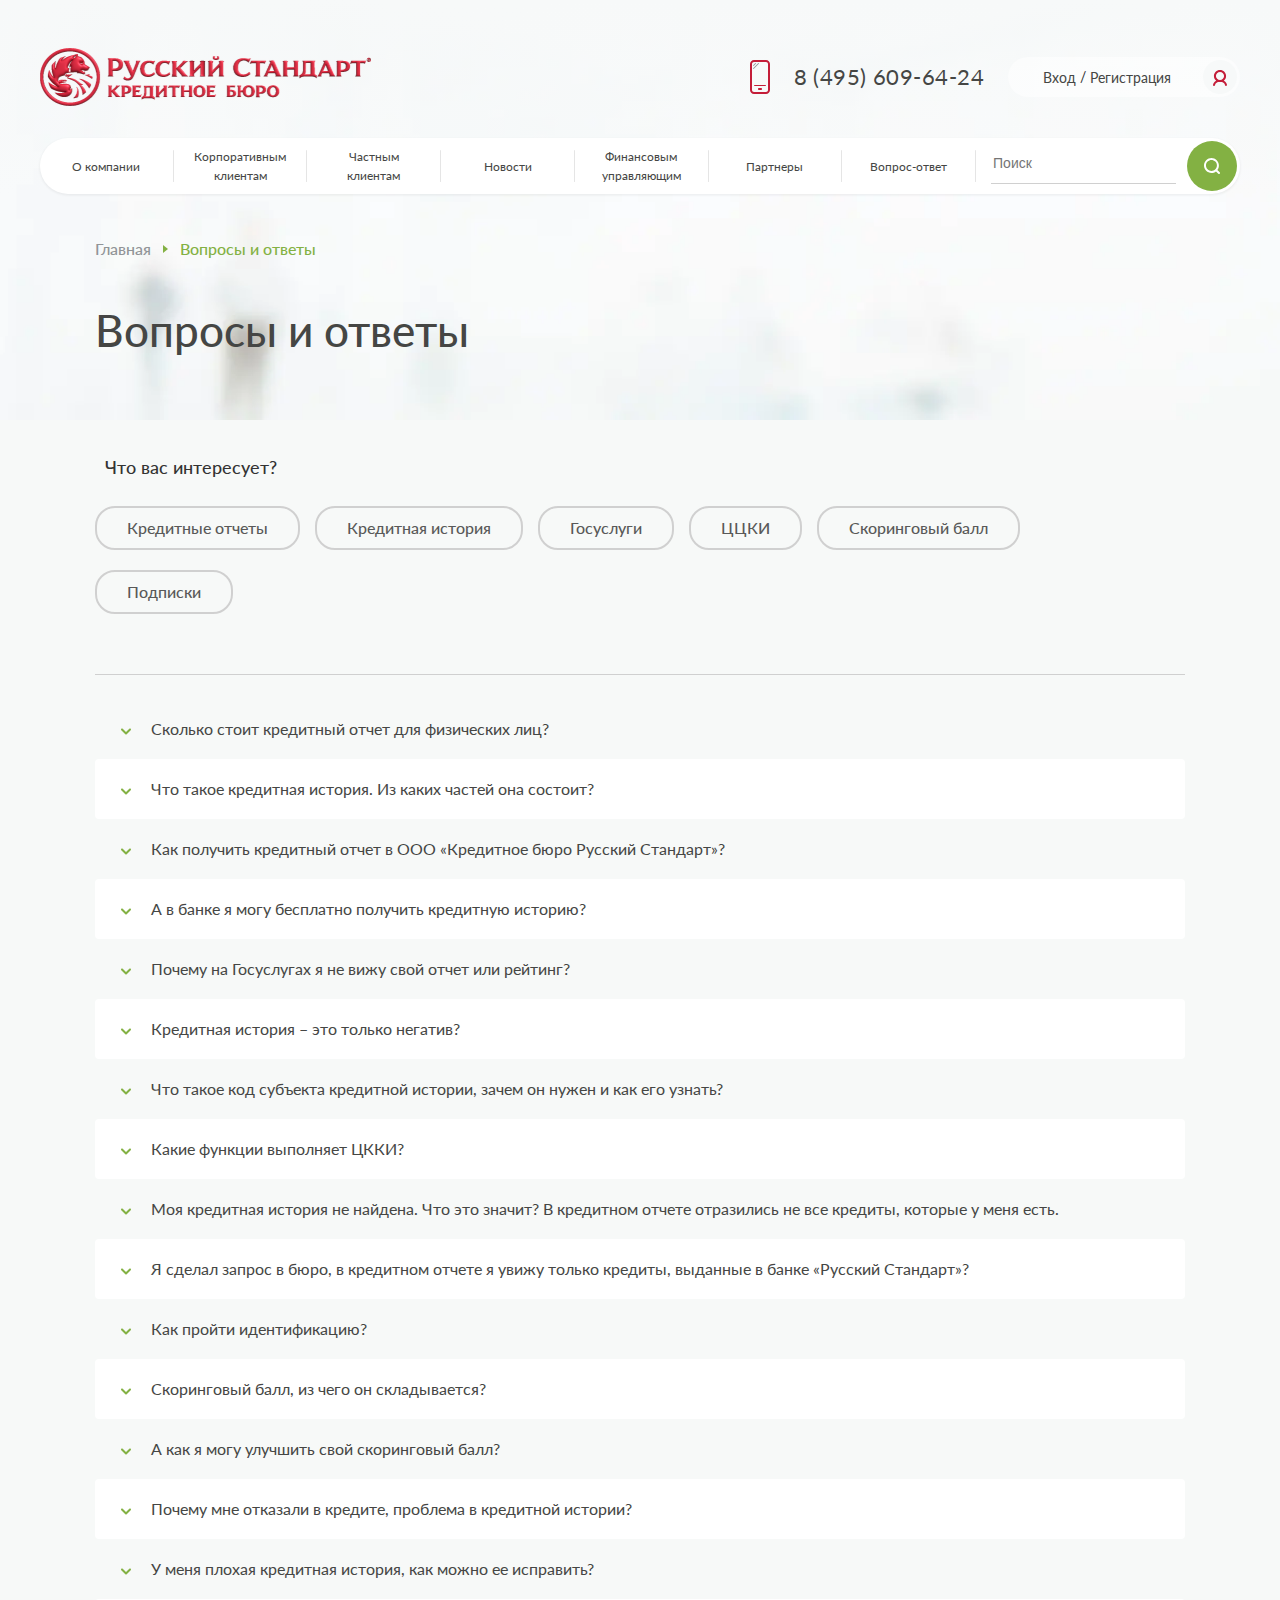
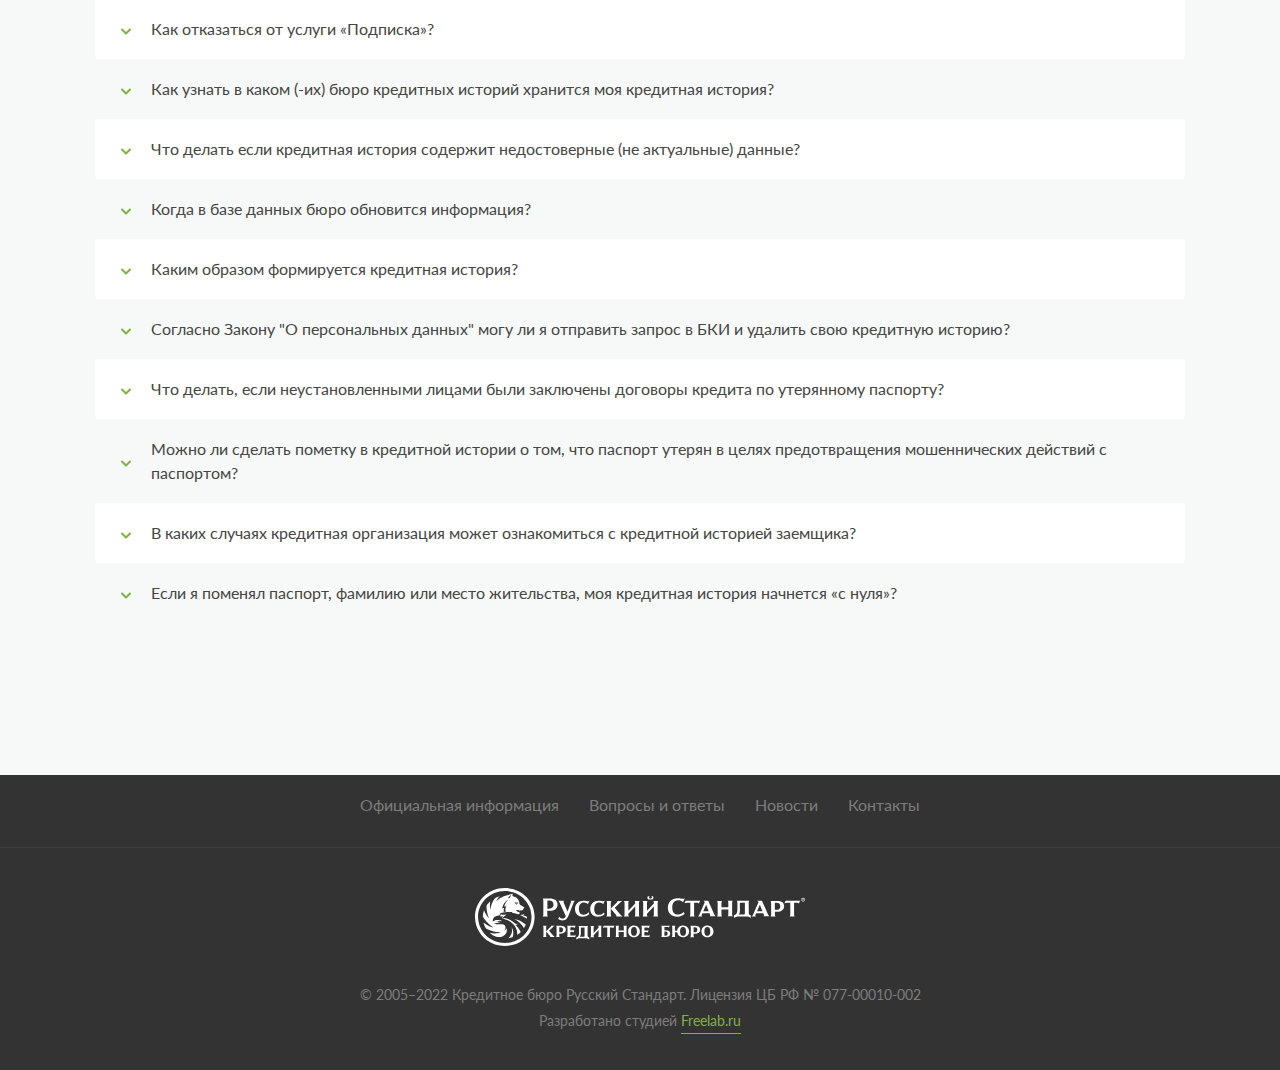
<file: most/faq.html>
<!DOCTYPE html><html lang="en">  <head>    <meta charset="utf-8">    <meta http-equiv="X-UA-Compatible" content="IE=Edge">    <meta name="viewport" content="width=device-width, initial-scale=1, maximum-scale=1">    <meta name="format-detection" content="telephone=no">    <title>Главная</title>    <link rel="stylesheet" href="css/imports/bootstrap.min.css">    <link rel="stylesheet" href="css/imports/global.min.css">    <link rel="stylesheet" href="css/imports/swiper-bundle.min.css">    <link rel="stylesheet" href="css/imports/animate.min.css">    <link rel="stylesheet" href="css/main.min.css">  </head>  <link rel="stylesheet" href="css/faq.min.css">  <body>    <div class="all">      <!--Preloader-->      <div class="page-preloader" id="page-preloader">        <svg class="circular" height="100" width="100">          <circle class="path" cx="50" cy="50" r="45" fill="none" stroke-width="5" stroke-miterlimit="10"></circle>        </svg>        <svg class="logo" height="100" width="100">          <path class="st0" d="M-270.2-1546.4l3.5,4l3.5-4H-270.2z"></path>          <path class="st0" d="M-271.2-1546.4l4,9l4-9H-271.2z"></path>          <path class="st1" d="M56,18.5c1.2-0.7,2.6-1,2.6-1c-0.3-1.1,1-3,1.7-3.8c0.2-0.2,0-0.7-1-0.1c-1.4,0.9-2.9,2.2-3.9,4.4    C55.2,18.5,55.5,18.9,56,18.5z"></path>          <path class="st1" d="M69.3,30.8c0.2-0.9-0.3-2.3-0.5-2.8c-0.2-0.4,0-0.3,0.5-0.2c0.3,0.1,0.9,0.2,1.2,0.4c0.8,0.3,0.9-0.1,1-0.7    c0.1-0.7,0.2-1.7-0.2-3.3c-0.3,2.6-0.9,2.5-1.5,2.3c-1.1-0.4-3.1-0.6-3.9-0.3C67.9,28,69.3,30.8,69.3,30.8z"></path>          <path class="st1" d="M48.8,35c0,0-0.8,2.6-0.6,6.9c1.5-0.2,3-0.4,4.7-0.4c-2.6-1-2.5-6-0.7-8.6c0.5-0.7-0.1-0.8-0.8-0.6    c-0.9,0.3-1.4,0.5-2.3,0.8c0,0,0.4-6.7,6.2-11.9c-5.4,2.4-9.6,10.2-9.2,14.9C46.6,35.8,47.9,35.2,48.8,35z"></path>          <path class="st1" d="M50,6C25.5,6,5.6,26.1,5.6,50.8c0,24.7,19.9,44.8,44.4,44.8c24.5,0,44.4-20.1,44.4-44.8C94.4,26.1,74.5,6,50,6    z M37.5,84.9c-3.9-0.8-6.9-2.5-9.1-4.1c-1.7-1.2-3.1-2.5-3.5-3c5.3,1.4,13.2,1.4,18.7-1.1C33,76.9,25.9,74.2,21,71.5    c-2-1.1-2.5-1.5-3.2-2.7c-1.6-2.8-2.6-5.3-3.5-9c4,3.6,12.7,8.3,16.9,8.7C20.4,62.2,15,52.8,14.5,51.8C14,50.9,13.2,50,13.3,48    c0.1-2.7,1-6.8,1.9-9.5c1.3,3.7,4.5,10.5,8.3,13.7c-3.8-8.2-4.4-18.8-4.3-20.7c0-0.8,0.2-1.5,0.9-2.5c1-1.4,3.2-4.1,5.4-6.1    c-0.5,2.9-1.2,8.9-0.1,14.6c1.5-8.9,4.9-15.8,7.2-18.9c0.5-0.6,0.8-1.1,1.7-1.5c1-0.5,4-1.8,7.5-2.6c-3,2.1-5.5,6.2-6.3,8.4    c10.2-9.9,20-9.8,25.7-12.4C62.4,10,63,11,63,11.7c-0.1,0.9-0.5,2.5-0.5,2.5c3.5,0.9,5,2.6,5,2.6c-0.1-0.5-0.1-1.3-0.1-1.3    c4.8,4.3,6.4,7.6,6.2,10.3c-0.1,2.4,1.7,3.8,2.7,4.3c1,0.5,4.9,3,5.6,3.6c0.6,0.5-0.3,1.6-0.9,2.2c-0.6,2-1.9,3.1-2.7,3.3    c-1.3,0.4-2.4-0.1-2.4-0.1c-0.3,0.3-0.7,0.7-0.9,1c-0.5,0.5-0.7,0.1-0.7-0.2c0-0.3,0.1-0.6-0.1-1c-0.3-0.6-0.7,0-1.3,0.2    c-0.5,0.2-0.7-0.5-0.7-0.5c-3-0.6-4.4,0.9-4.4,0.9c2.2,0.3,3.2,1.7,3.4,2.4c0.1,0.5,1.5,0.5,2,0.1c0.2-0.1,0.6-0.3,0.5,0.2    c0,0.2-0.1,0.5-0.2,0.9c1,0.6,1.3,0.7,1,1.2c-1.2,2-2.2,1.7-2.5,1.6c-4.3-1.6-8.3-2.2-10.9-2.3c0.3-0.5,1.4-1.4,1.4-1.4    c-17.4,0-20.3,2.1-21.2,3.3c-0.6,0.8-0.1,2-0.1,2c-2.1,0.4-7.2,1.3-9.6,3.4c-2.1,1.9-2.3,6.1-2.4,7.7c1-1,2.1-1.8,3.2-2.3    c2.3-1.1,5.1-0.9,8.6-0.8c1.5,0.1,2.2,0.6,2.7,1.5c0.4,0.9-0.6,0.8-1.2,0.4c-3-2-4.1,1.6-7.3,0.7c1,1.2,2.4,1.2,3.2,0.9    c3.2-1.2,4,0.1,4.2,0.4c-2.1-0.1-5.3,1.2-6.9,1.5c-2,0.4-3.9,0.5-3.9,0.5c1.3,1.6,3.2,1.6,4.6,1.6c1.4,0,5.8-0.4,8.5-0.1    c6.8,0.7,7.2,7,3.3,11c3.2-0.9,4.5-4,4.5-4C55.2,80.9,45.5,86.6,37.5,84.9z M63,85c-0.1,0.2-0.2,0.6-0.7,0.7    c-2.3,0.9-5,1.5-6.5,1.7c6.3-5.8,7.3-14.1,5-19.1C64.9,72.8,64.4,81.1,63,85z M75.7,77.3c-1.1,1.1-3,2.8-5.2,4.3    C71,68.2,61.9,60.9,58,58.3c-3.9-2.7-10.2-4.7-11.5-5.1c-1.2-0.4-1.2-0.8-0.9-1.6c0.2-0.6,1-1.9,1.3-2.4c0.1-0.1,0-0.2-0.1-0.2    c-0.6,0.1-1.8,0.5-2.5,0.8c-0.7,0.3-1.3,0.3-1.5,0.1c-1.3-1.4,1.5-4,1.5-4c0.1,0.9,0.4,1.4,1.8,1.2c1.4-0.2,6-0.6,7-0.6    c0,0-5.4,3.8-6.2,5.1c-0.9,1.3,0.5,1.1,1.2,1.2c13.8,1.2,17.2,9.8,23.2,11.4c-1.3,0.6-3.2,0.3-4.6,0c4.1,2.6,7.8,8.3,9.2,12.3    C75.9,76.6,76,77,75.7,77.3z M84.4,64c-0.9,2.6-2.2,4.9-2.9,5.9c-3.1-6.5-9.3-13.2-15.8-16c6.2,1.2,12.9,4.4,18.4,9.2    C84.3,63.3,84.5,63.6,84.4,64z M75.1,47.4c1.8,0.1,4.7-0.2,7.1-1.5c-0.2,0.7-0.9,1.8-1.9,2.3c0,0,2.5,0.5,6.3,2.1    c0.1,0,0.3,0.1,0.3,0.6c0,0.8,0,2-0.1,3.3C83.4,51.3,78.6,48.8,75.1,47.4z"></path>          <path class="st2" d="M86.5,50.3c-3.8-1.6-6.3-2.1-6.3-2.1c1.1-0.5,1.8-1.7,1.9-2.3c-2.3,1.3-5.3,1.7-7.1,1.5    c3.5,1.5,8.3,4,11.5,6.7c0.1-1.2,0.2-2.5,0.1-3.3C86.8,50.4,86.6,50.3,86.5,50.3z"></path>          <path class="st2" d="M65.7,53.9c6.5,2.9,12.6,9.6,15.8,16c0.6-1.1,1.9-3.4,2.9-5.9c0.1-0.4-0.1-0.7-0.3-0.9    C78.6,58.4,71.9,55.1,65.7,53.9z"></path>          <path class="st2" d="M66.7,64.2c1.4,0.4,3.3,0.6,4.6,0c-6.1-1.6-9.5-10.2-23.2-11.4c-0.7-0.1-2,0.1-1.2-1.2    c0.9-1.3,6.2-5.1,6.2-5.1c-1,0-5.7,0.4-7,0.6c-1.4,0.2-1.7-0.3-1.8-1.2c0,0-2.8,2.6-1.5,4c0.2,0.2,0.8,0.3,1.5-0.1    c0.6-0.3,1.8-0.7,2.5-0.8c0.1,0,0.2,0,0.1,0.2c-0.3,0.5-1.1,1.8-1.3,2.4c-0.3,0.8-0.3,1.2,0.9,1.6c1.2,0.4,7.6,2.4,11.5,5.1    c3.9,2.7,13,9.9,12.5,23.3c2.2-1.5,4-3.2,5.2-4.3c0.3-0.3,0.2-0.7,0.2-0.9C74.6,72.5,70.9,66.7,66.7,64.2z"></path>          <path class="st2" d="M48.3,74.2c4-3.9,3.6-10.3-3.3-11c-2.7-0.3-7.1,0.1-8.5,0.1c-1.4,0-3.3,0-4.6-1.6c0,0,1.9-0.1,3.9-0.5    c1.6-0.3,4.8-1.6,6.9-1.5c-0.2-0.3-1-1.6-4.2-0.4c-0.8,0.3-2.2,0.3-3.2-0.9c3.2,1,4.3-2.6,7.3-0.7c0.6,0.4,1.7,0.5,1.2-0.4    c-0.4-0.9-1.2-1.5-2.7-1.5c-3.5-0.1-6.3-0.3-8.6,0.8c-1.1,0.5-2.3,1.3-3.2,2.3c0.1-1.6,0.2-5.8,2.4-7.7c2.4-2.1,7.5-3,9.6-3.4    c0,0-0.5-1.2,0.1-2c0.9-1.2,3.8-3.3,21.2-3.3c0,0-1.1,0.9-1.4,1.4c2.5,0.1,6.6,0.8,10.9,2.3c0.3,0.1,1.3,0.4,2.5-1.6    c0.3-0.6,0-0.7-1-1.2c0.1-0.4,0.2-0.7,0.2-0.9c0-0.5-0.4-0.3-0.5-0.2c-0.6,0.4-1.9,0.4-2-0.1c-0.2-0.7-1.2-2.1-3.4-2.4    c0,0,1.4-1.5,4.4-0.9c0,0,0.2,0.7,0.7,0.5c0.6-0.2,1-0.7,1.3-0.2c0.2,0.4,0.2,0.7,0.1,1c0,0.3,0.2,0.6,0.7,0.2    c0.3-0.3,0.6-0.6,0.9-1c0,0,1.1,0.4,2.4,0.1c0.8-0.2,2.1-1.3,2.7-3.3c0.6-0.6,1.5-1.7,0.9-2.2c-0.7-0.6-4.6-3.1-5.6-3.6    c-1-0.5-2.8-1.9-2.7-4.3c0.1-2.7-1.4-6-6.2-10.3c0,0-0.1,0.8,0.1,1.3c0,0-1.5-1.7-5-2.6c0,0,0.4-1.6,0.5-2.5    c0.1-0.7-0.6-1.7-1.7-1.2C55.5,13.1,45.7,13,35.5,23c0.8-2.2,3.3-6.3,6.3-8.4c-3.5,0.8-6.4,2.1-7.5,2.6c-0.9,0.5-1.2,0.9-1.7,1.5    c-2.3,3.1-5.7,9.9-7.2,18.9c-1.1-5.7-0.3-11.6,0.1-14.6c-2.3,2-4.5,4.7-5.4,6.1c-0.7,1-0.9,1.7-0.9,2.5c-0.1,1.8,0.5,12.4,4.3,20.7    c-3.8-3.2-7.1-10-8.3-13.7c-1,2.7-1.8,6.7-1.9,9.5c-0.1,2,0.7,2.9,1.2,3.8c0.6,1,5.9,10.4,16.7,16.7c-4.2-0.4-12.9-5.2-16.9-8.7    c1,3.7,2,6.2,3.5,9c0.7,1.3,1.2,1.7,3.2,2.7c4.9,2.7,12,5.4,22.5,5.2c-5.5,2.5-13.4,2.4-18.7,1.1c0.4,0.4,1.8,1.7,3.5,3    c2.2,1.6,5.3,3.3,9.1,4.1c8,1.7,17.7-4,15.4-14.8C52.9,70.2,51.6,73.3,48.3,74.2z M69.7,26.4c0.6,0.2,1.2,0.3,1.5-2.3    c0.4,1.6,0.4,2.6,0.2,3.3c-0.1,0.6-0.2,1-1,0.7c-0.3-0.1-0.9-0.3-1.2-0.4c-0.4-0.1-0.6-0.2-0.5,0.2c0.2,0.5,0.7,1.9,0.5,2.8    c0,0-1.4-2.8-3.5-4.7C66.6,25.8,68.6,26,69.7,26.4z M55.4,18.1c1-2.2,2.5-3.5,3.9-4.4c1.1-0.6,1.2-0.1,1,0.1    c-0.6,0.8-2,2.6-1.7,3.8c0,0-1.4,0.3-2.6,1C55.5,18.9,55.2,18.5,55.4,18.1z M55.3,21.2c-5.8,5.3-6.2,11.9-6.2,11.9    c0.9-0.3,1.4-0.5,2.3-0.8c0.7-0.2,1.3-0.1,0.8,0.6c-1.8,2.6-1.9,7.6,0.7,8.6c-1.8,0.1-3.3,0.2-4.7,0.4C48,37.6,48.8,35,48.8,35    c-0.9,0.3-2.2,0.9-2.7,1.1C45.8,31.4,49.9,23.5,55.3,21.2z"></path>          <path class="st2" d="M55.9,87.4c1.5-0.2,4.2-0.8,6.5-1.7c0.5-0.2,0.6-0.5,0.7-0.7c1.4-3.9,1.9-12.2-2.1-16.7    C63.2,73.3,62.2,81.7,55.9,87.4z"></path>        </svg>      </div>      <!--Sites elements-->      <!--Overlay-->      <div class="overlay animate__animated animate__fadeIn">        <div class="overlay-all">          <div class="overlay-all__one overlay-item">            <div class="overlay-item__title">Банки, МФО и КПК</div>            <div class="nav-wrapper">              <div class="overlay-item__nav">                <div class="nav-title">Кредитные истории:</div>                <div class="nav-list"><a class="nav-list__item" href="#">Хранение кредитных историй</a><a class="nav-list__item" href="#">Сервис ЦККИ</a><a class="nav-list__item" href="#">Кредитный отчет</a></div>              </div>              <div class="overlay-item__nav">                <div class="nav-title">Кредитные истории:</div>                <div class="nav-list"><a class="nav-list__item" href="#">Рейтинг Бюро</a><a class="nav-list__item" href="#">Рейтинг работодателя</a><a class="nav-list__item" href="#">Скоринг</a></div>              </div>              <div class="overlay-item__nav">                <div class="nav-title">Сопровождение клиентов:</div>              </div>              <div class="overlay-item__nav">                <div class="nav-title">Верификация персональных данных:</div>                <div class="nav-list"><a class="nav-list__item" href="#">Верификация</a><a class="nav-list__item" href="#">Хеш-верификация</a></div>              </div>              <div class="overlay-item__nav">                <div class="nav-title">Сервисы федеральных служб:</div>                <div class="nav-list"><a class="nav-list__item" href="#">Сервис ЕГРЮЛ/ЕГРИП</a><a class="nav-list__item" href="#">Проверка паспорта</a><a class="nav-list__item" href="#">ФССП</a></div>              </div>              <div class="overlay-item__nav">                <div class="nav-title">Кредитные истории</div>              </div>            </div>          </div>          <div class="overlay-all__two overlay-item">            <div class="overlay-item__title">Для коллекторских агенств</div>            <div class="overlay-item__nav">              <div class="nav-list"><a class="nav-list__item" href="#">Хранение кредитных историй</a><a class="nav-list__item" href="#">Коллекшен рейтинг</a><a class="nav-list__item" href="#">ФССП</a></div>            </div>          </div>          <div class="overlay-all__two overlay-item">            <div class="overlay-item__title">Для страховых компаний</div>            <div class="overlay-item__nav">              <div class="nav-list"><a class="nav-list__item" href="#">Скоринг</a><a class="nav-list__item" href="#">Верификация</a><a class="nav-list__item" href="#">Хэш-верификация</a><a class="nav-list__item" href="#">Проверка паспорта</a></div>            </div>          </div>          <div class="overlay-all__two overlay-item">            <div class="overlay-item__title">Для ЖКУ</div>            <div class="overlay-item__nav">              <div class="nav-list"><a class="nav-list__item" href="#">Хранение кредитных историй</a><a class="nav-list__item" href="#">Кредитный отчет</a></div>            </div>          </div>        </div>      </div>      <!--Overlay-two-->      <div class="overlay-two animate__animated animate__fadeIn">        <div class="overlay-two-all">          <div class="overlay-item">            <div class="nav-list"><a class="nav-list__item" href="#">Кредитный отчет</a><a class="nav-list__item" href="#">Запрос/выписка ЦККИ</a><a class="nav-list__item" href="#">Скоринг</a></div>          </div>          <div class="overlay-item">            <div class="nav-list"><a class="nav-list__item" href="#">Оповещения</a><a class="nav-list__item" href="#">Подписка</a><a class="nav-list__item" href="#">Исправление кредитной истории и консультации</a></div>          </div>        </div>      </div>      <!--headerAdaptive-->      <div class="headerAdaptive">        <div class="headerAdaptive-all">          <div class="headerAdaptive-all__top">            <div class="logo"><picture><source srcset="img/logo.webp" type="image/webp"><img src="img/logo.png" alt=""></picture></div>            <div class="right"><a href="tel:84956096424">                <div class="right-phone">                  <svg width="16" height="24" viewBox="0 0 16 24" fill="none" xmlns="http://www.w3.org/2000/svg">                    <path d="M14 0H2C0.9 0 0 0.9 0 2V22C0 23.1 0.9 24 2 24H14C15.1 24 16 23.1 16 22V2C16 0.9 15.1 0 14 0ZM14 22H2V18H14V22ZM14 16H2V2H14V16Z" fill="#C41D39"></path>                    <path d="M6 21H10C10.55 21 11 20.55 11 20C11 19.45 10.55 19 10 19H6C5.45 19 5 19.45 5 20C5 20.55 5.45 21 6 21Z" fill="#C41D39"></path>                  </svg>                </div></a>              <div class="right-acc">                <svg width="14" height="16" viewBox="0 0 14 16" fill="none" xmlns="http://www.w3.org/2000/svg">                  <path d="M13.9862 14.8C13.7627 13.76 13.2549 12.79 12.5135 11.99C12.0158 11.46 11.4267 11.03 10.7767 10.7C12.1885 9.6 13.0924 7.9 13.0924 6C13.1026 2.69 10.3705 0 7.00866 0C3.64685 0 0.914745 2.69 0.914745 6C0.914745 7.9 1.81868 9.6 3.23043 10.7C2.58042 11.03 1.99134 11.46 1.49367 11.99C0.752241 12.78 0.244415 13.75 0.0209713 14.8C-0.0907505 15.34 0.254571 15.87 0.803024 15.98C0.874119 15.99 0.945215 16 1.01631 16C1.48351 16 1.91008 15.68 2.01165 15.2C2.15384 14.51 2.49916 13.87 2.98668 13.34C3.78904 12.49 4.93673 12 6.1352 12H7.87196C9.07043 12 10.2181 12.49 11.0205 13.34C11.5182 13.87 11.8533 14.51 11.9955 15.2C12.1072 15.74 12.6455 16.09 13.194 15.97C13.7424 15.86 14.0979 15.33 13.976 14.79L13.9862 14.8ZM7.00866 2C9.25325 2 11.0713 3.79 11.0713 6C11.0713 8.21 9.25325 10 7.00866 10C4.76407 10 2.94605 8.21 2.94605 6C2.94605 3.79 4.76407 2 7.00866 2Z" fill="#C41D39"></path>                </svg>              </div>            </div>          </div>          <div class="headerAdaptive-all__bottom">            <div class="menu-wrapper">              <div class="hamburger-menu"></div>            </div>            <div class="menu-form">              <form action="#">                <input type="text" placeholder="Поиск по сайту">                <svg width="16" height="16" viewBox="0 0 16 16" fill="none" xmlns="http://www.w3.org/2000/svg">                  <g clip-path="url(#clip0_50_53)">                    <path d="M15.7065 14.3001L13.3753 11.9689C14.3644 10.6766 14.9062 9.10592 14.9062 7.45075C14.9062 5.45759 14.1308 3.58868 12.7242 2.17706C9.81645 -0.725702 5.08454 -0.725702 2.18178 2.18203C-0.725957 5.08977 -0.725957 9.8167 2.18178 12.7244C3.58843 14.1311 5.4623 14.9065 7.45547 14.9065C9.11064 14.9065 10.6813 14.3647 11.9736 13.3756L14.3048 15.7067C14.4986 15.9006 14.7521 16 15.0056 16C15.2591 16 15.5126 15.9006 15.7065 15.7067C16.0942 15.319 16.0942 14.6878 15.7065 14.3001ZM3.58346 11.3178C1.45112 9.18545 1.45112 5.71605 3.58346 3.58371C4.65211 2.52003 6.04882 1.98321 7.4505 1.98321C8.85217 1.98321 10.2489 2.51506 11.3175 3.58371C12.3862 4.65237 12.918 5.98943 12.918 7.45075C12.918 8.91208 12.3514 10.2839 11.3175 11.3178C10.2837 12.3517 8.91182 12.9183 7.4505 12.9183C5.98917 12.9183 4.61732 12.3517 3.58346 11.3178Z" fill="white"></path>                  </g>                  <defs>                    <clippath id="clip0_50_53">                      <rect width="16" height="16" fill="white"></rect>                    </clippath>                  </defs>                </svg>              </form>            </div>          </div>        </div>      </div>      <!--Adaptive-->      <div class="adaptive">        <div class="adaptive-all">          <div class="adaptive-all__nav">            <div class="nav-list">              <div class="nav-item"><a href="#">О компании</a></div>              <div class="nav-item open-adaptive-one"><a href="#">Корпоративным клиентам</a>                <div class="overlay-arrow">                  <svg class="svg-one" width="10" height="7" viewBox="0 0 10 7" fill="none" xmlns="http://www.w3.org/2000/svg">                    <path d="M5.0075 6.50125C4.74751 6.50125 4.4975 6.40125 4.2975 6.21125L0.297505 2.21125C-0.0924951 1.82125 -0.0924951 1.18125 0.297505 0.791249C0.687505 0.401249 1.3275 0.401249 1.7175 0.791249L5.0075 4.08125L8.2975 0.791249C8.6875 0.401249 9.3175 0.401249 9.7075 0.791249C10.0975 1.18125 10.0975 1.81125 9.7075 2.20125L5.7175 6.21125C5.51751 6.41125 5.2675 6.50125 5.0075 6.50125Z" fill="#83B143"></path>                  </svg>                </div>              </div>              <!--overlay-adaptive-one-->              <div class="overlay-adaptive-one">                <div class="nav-list">                  <div class="nav-item"><a href="#">Личный кабинет</a>                    <div class="overlay-arrow">                      <svg class="svg-two" width="10" height="7" viewBox="0 0 10 7" fill="none" xmlns="http://www.w3.org/2000/svg">                        <path d="M5.0075 6.50125C4.74751 6.50125 4.4975 6.40125 4.2975 6.21125L0.297505 2.21125C-0.0924951 1.82125 -0.0924951 1.18125 0.297505 0.791249C0.687505 0.401249 1.3275 0.401249 1.7175 0.791249L5.0075 4.08125L8.2975 0.791249C8.6875 0.401249 9.3175 0.401249 9.7075 0.791249C10.0975 1.18125 10.0975 1.81125 9.7075 2.20125L5.7175 6.21125C5.51751 6.41125 5.2675 6.50125 5.0075 6.50125Z" fill="#83B143"></path>                      </svg>                    </div>                  </div>                  <div class="nav-item open-two"><a href="#">Банки, МФО и КПК</a>                    <div class="overlay-arrow">                      <svg class="svg-three" width="10" height="7" viewBox="0 0 10 7" fill="none" xmlns="http://www.w3.org/2000/svg">                        <path d="M5.0075 6.50125C4.74751 6.50125 4.4975 6.40125 4.2975 6.21125L0.297505 2.21125C-0.0924951 1.82125 -0.0924951 1.18125 0.297505 0.791249C0.687505 0.401249 1.3275 0.401249 1.7175 0.791249L5.0075 4.08125L8.2975 0.791249C8.6875 0.401249 9.3175 0.401249 9.7075 0.791249C10.0975 1.18125 10.0975 1.81125 9.7075 2.20125L5.7175 6.21125C5.51751 6.41125 5.2675 6.50125 5.0075 6.50125Z" fill="#83B143"></path>                      </svg>                    </div>                  </div>                  <!---->                  <div class="drop-two">                    <div class="nav-wrapper">                      <div class="overlay-item__nav">                        <div class="nav-title">Кредитные истории:</div>                        <div class="nav-list"><a class="nav-list__item" href="#">Хранение кредитных историй</a><a class="nav-list__item" href="#">Сервис ЦККИ</a><a class="nav-list__item" href="#">Кредитный отчет</a></div>                      </div>                      <div class="overlay-item__nav">                        <div class="nav-title">Оценка рисков</div>                        <div class="nav-list"><a class="nav-list__item" href="#">Хранение кредитных историй</a><a class="nav-list__item" href="#">Сервис ЦККИ</a><a class="nav-list__item" href="#">Кредитный отчет</a></div>                      </div>                      <div class="overlay-item__nav">                        <div class="nav-title">Сопровождение клиентов:</div>                      </div>                      <div class="overlay-item__nav">                        <div class="nav-title">Верификация персональных данных:</div>                        <div class="nav-list"><a class="nav-list__item" href="#">Верификация</a><a class="nav-list__item" href="#">Хеш-верификация</a></div>                      </div>                      <div class="overlay-item__nav">                        <div class="nav-title">Сервисы федеральных служб:</div>                        <div class="nav-list"><a class="nav-list__item" href="#">Сервис ЕГРЮЛ/ЕГРИП</a><a class="nav-list__item" href="#">Проверка паспорта</a><a class="nav-list__item" href="#">ФССП</a></div>                      </div>                      <div class="overlay-item__nav">                        <div class="nav-title">Кредитные истории</div>                      </div>                    </div>                  </div>                  <!---->                  <div class="nav-item open-three"><a href="#">Для коллекторских агенств</a>                    <div class="overlay-arrow">                      <svg class="svg-four" width="10" height="7" viewBox="0 0 10 7" fill="none" xmlns="http://www.w3.org/2000/svg">                        <path d="M5.0075 6.50125C4.74751 6.50125 4.4975 6.40125 4.2975 6.21125L0.297505 2.21125C-0.0924951 1.82125 -0.0924951 1.18125 0.297505 0.791249C0.687505 0.401249 1.3275 0.401249 1.7175 0.791249L5.0075 4.08125L8.2975 0.791249C8.6875 0.401249 9.3175 0.401249 9.7075 0.791249C10.0975 1.18125 10.0975 1.81125 9.7075 2.20125L5.7175 6.21125C5.51751 6.41125 5.2675 6.50125 5.0075 6.50125Z" fill="#83B143"></path>                      </svg>                    </div>                  </div>                  <!---->                  <div class="drop-three">                    <div class="overlay-item__nav">                      <div class="nav-list"><a class="nav-list__item" href="#">Хранение кредитных историй</a><a class="nav-list__item" href="#">Коллекшен рейтинг</a><a class="nav-list__item" href="#">ФССП</a></div>                    </div>                  </div>                  <!---->                  <div class="nav-item open-four"><a href="#">Для страховых компаний</a>                    <div class="overlay-arrow">                      <svg class="svg-five" width="10" height="7" viewBox="0 0 10 7" fill="none" xmlns="http://www.w3.org/2000/svg">                        <path d="M5.0075 6.50125C4.74751 6.50125 4.4975 6.40125 4.2975 6.21125L0.297505 2.21125C-0.0924951 1.82125 -0.0924951 1.18125 0.297505 0.791249C0.687505 0.401249 1.3275 0.401249 1.7175 0.791249L5.0075 4.08125L8.2975 0.791249C8.6875 0.401249 9.3175 0.401249 9.7075 0.791249C10.0975 1.18125 10.0975 1.81125 9.7075 2.20125L5.7175 6.21125C5.51751 6.41125 5.2675 6.50125 5.0075 6.50125Z" fill="#83B143"></path>                      </svg>                    </div>                  </div>                  <!---->                  <div class="drop-four">                    <div class="overlay-item__nav">                      <div class="nav-list"><a class="nav-list__item" href="#">Скоринг</a><a class="nav-list__item" href="#">Верификация</a><a class="nav-list__item" href="#">Хэш-верификация</a><a class="nav-list__item" href="#">Проверка паспорта</a></div>                    </div>                  </div>                  <!---->                  <div class="nav-item open-five"><a href="#">Для ЖКУ</a>                    <div class="overlay-arrow">                      <svg class="svg-six" width="10" height="7" viewBox="0 0 10 7" fill="none" xmlns="http://www.w3.org/2000/svg">                        <path d="M5.0075 6.50125C4.74751 6.50125 4.4975 6.40125 4.2975 6.21125L0.297505 2.21125C-0.0924951 1.82125 -0.0924951 1.18125 0.297505 0.791249C0.687505 0.401249 1.3275 0.401249 1.7175 0.791249L5.0075 4.08125L8.2975 0.791249C8.6875 0.401249 9.3175 0.401249 9.7075 0.791249C10.0975 1.18125 10.0975 1.81125 9.7075 2.20125L5.7175 6.21125C5.51751 6.41125 5.2675 6.50125 5.0075 6.50125Z" fill="#83B143"></path>                      </svg>                    </div>                  </div>                  <!---->                  <div class="drop-five">                    <div class="overlay-item__nav">                      <div class="nav-list"><a class="nav-list__item" href="#">Хранение кредитных историй</a><a class="nav-list__item" href="#">Кредитный отчет</a></div>                    </div>                  </div>                  <!---->                </div>              </div>              <!---->              <div class="nav-item open-adaptive-two"><a href="#">Частным клиентам</a>                <div class="overlay-arrow">                  <svg class="svg-seven" width="10" height="7" viewBox="0 0 10 7" fill="none" xmlns="http://www.w3.org/2000/svg">                    <path d="M5.0075 6.50125C4.74751 6.50125 4.4975 6.40125 4.2975 6.21125L0.297505 2.21125C-0.0924951 1.82125 -0.0924951 1.18125 0.297505 0.791249C0.687505 0.401249 1.3275 0.401249 1.7175 0.791249L5.0075 4.08125L8.2975 0.791249C8.6875 0.401249 9.3175 0.401249 9.7075 0.791249C10.0975 1.18125 10.0975 1.81125 9.7075 2.20125L5.7175 6.21125C5.51751 6.41125 5.2675 6.50125 5.0075 6.50125Z" fill="#83B143"></path>                  </svg>                </div>              </div>              <!--overlay-adaptive-two-->              <div class="overlay-adaptive-two">                <div class="overlay-adaptive-two-all">                  <div class="overlay-item">                    <div class="nav-list"><a class="nav-list__item" href="#">Кредитный отчет</a><a class="nav-list__item" href="#">Запрос/выписка ЦККИ</a><a class="nav-list__item" href="#">Скоринг</a></div>                  </div>                  <div class="overlay-item">                    <div class="nav-list"><a class="nav-list__item" href="#">Оповещения</a><a class="nav-list__item" href="#">Подписка</a><a class="nav-list__item" href="#">Исправление кредитной истории и консультации</a></div>                  </div>                </div>              </div>              <!---->              <div class="nav-item"><a href="#">Новости</a></div>              <div class="nav-item"><a href="#">Финансовым управляющим</a></div>              <div class="nav-item"><a href="#">Партнеры</a></div>              <div class="nav-item"><a href="#">Вопрос-ответ</a></div>            </div>          </div>        </div>      </div>      <!--Header-->      <header class="header">        <div class="header-all">          <div class="header-all__top">            <div class="header-logo"><a href="#"><picture><source srcset="img/logo.svg" type="image/webp"><img src="img/logo.svg" alt=""></picture></a></div>            <div class="header-profile">              <div class="header-profile__phone"><a href="tel:84956096424">                  <div class="phone-img"><picture><source srcset="img/phone.svg" type="image/webp"><img src="img/phone.svg" alt=""></picture></div>                  <div class="phone-number">8 (495) 609-64-24</div></a></div>              <div class="header-profile__account">                <div class="account-sign">                  <div class="account-sign__login">Вход</div><span>/</span>                  <div class="account-sign__reg">Регистрация</div>                </div>                <div class="account-logo"><picture><source srcset="img/account.svg" type="image/webp"><img src="img/account.svg" alt=""></picture></div>                <div class="dropdown-block"><a href="#" target="_blank">Для физических лиц</a><a href="#" target="_blank">Для корпоративных клиентов</a></div>              </div>            </div>          </div>          <div class="header-all__nav">            <div class="nav-list">              <div class="nav-item"><a href="#">О компании</a></div>              <div class="hr-wrapper">                <div class="nav-hr"></div>              </div>              <div class="nav-item overlay-open-one"><a href="#">Корпоративным клиентам</a></div>              <div class="hr-wrapper">                <div class="nav-hr"></div>              </div>              <div class="nav-item overlay-open-two"><a href="#">Частным клиентам</a></div>              <div class="hr-wrapper">                <div class="nav-hr"></div>              </div>              <div class="nav-item"><a href="#">Новости</a></div>              <div class="hr-wrapper">                <div class="nav-hr"></div>              </div>              <div class="nav-item"><a href="#">Финансовым управляющим</a></div>              <div class="hr-wrapper">                <div class="nav-hr"></div>              </div>              <div class="nav-item"><a href="#">Партнеры</a></div>              <div class="hr-wrapper">                <div class="nav-hr"></div>              </div>              <div class="nav-item"><a href="#">Вопрос-ответ</a></div>              <div class="hr-wrapper">                <div class="nav-hr"></div>              </div>              <div class="nav-item">                <form action="#">                  <input type="text" placeholder="Поиск"><a class="search" href="#"><picture><source srcset="img/search.svg" type="image/webp"><img src="img/search.svg" alt=""></picture></a>                </form>              </div>            </div>          </div>        </div>      </header>      <!--Promo-->      <div class="promo">        <div class="container">          <div class="promo-all">            <div class="promo-all__text">              <div class="pages"><a href="#">                  <div class="pages-main">Главная</div></a>                <div class="pages-arrow">                  <svg class="arrow-last" width="5" height="8" viewBox="0 0 5 8" fill="none" xmlns="http://www.w3.org/2000/svg">                    <path d="M5 3.99999L1.27146e-07 8L0 0L5 3.99999Z" fill="#83B143"></path>                  </svg>                </div><a href="#">                  <div class="pages-now">Вопросы и ответы</div></a>              </div>              <div class="title">Вопросы и ответы</div>            </div>          </div>        </div>      </div>      <!--Questions-->      <div class="questions">        <div class="container">          <div class="questions-all">            <div class="questions-all__categories">              <div class="categories-title">Что вас интересует?</div>              <div class="categories-list">                <div class="categories-list__item category-one">Кредитные отчеты</div>                <div class="categories-list__item category-two">Кредитная история</div>                <div class="categories-list__item category-three">Госуслуги</div>                <div class="categories-list__item category-four">ЦЦКИ</div>                <div class="categories-list__item category-five">Скоринговый балл</div>                <div class="categories-list__item category-six">Подписки</div>              </div>            </div>            <div class="questions-all__main">              <div class="accordion js-accordion">                <div class="accordion__item js-accordion-item category-one-open">                  <div class="accordion-header js-accordion-header header-one">                    <div class="icon">                      <svg class="svg-one" width="10" height="7" viewBox="0 0 10 7" fill="none" xmlns="http://www.w3.org/2000/svg">                        <path d="M5.0075 6.50125C4.74751 6.50125 4.4975 6.40125 4.2975 6.21125L0.297505 2.21125C-0.0924951 1.82125 -0.0924951 1.18125 0.297505 0.791249C0.687505 0.401249 1.3275 0.401249 1.7175 0.791249L5.0075 4.08125L8.2975 0.791249C8.6875 0.401249 9.3175 0.401249 9.7075 0.791249C10.0975 1.18125 10.0975 1.81125 9.7075 2.20125L5.7175 6.21125C5.51751 6.41125 5.2675 6.50125 5.0075 6.50125Z" fill="#83B143"></path>                      </svg>                    </div><span>Сколько стоит кредитный отчет для физических лиц?</span>                  </div>                  <div class="accordion-body js-accordion-body">                    <div class="accordion-body__contents">                      В соответствии с ФЗ №218 "О кредитных историях" субъект кредитной истории вправе в каждом бюро кредитных историй, в котором хранится кредитная история о нем, не более двух раз в год (но не более одного раза на бумажном носителе) бесплатно и любое количество раз за плату без указания причин получить кредитный отчет по своей кредитной истории, включая индивидуальный рейтинг субъекта кредитной истории (при наличии), в том числе накопленную в соответствии с настоящим Федеральным законом информацию об источниках формирования кредитной истории и о пользователях кредитной истории, которым выдавались кредитные отчеты.<br><br>                      Заказ третьего и последующих кредитных отчетов в течение года через Личный кабинет или Мобильное приложение Бюро составляет 379 рублей за каждый запрос. Подписка на получение кредитных отчетов в течение одного года стоит 899 рублей.                    </div>                  </div>                </div>                <div class="accordion__item js-accordion-item category-one-open">                  <div class="accordion-header js-accordion-header header-two">                    <div class="icon">                      <svg class="svg-two" width="10" height="7" viewBox="0 0 10 7" fill="none" xmlns="http://www.w3.org/2000/svg">                        <path d="M5.0075 6.50125C4.74751 6.50125 4.4975 6.40125 4.2975 6.21125L0.297505 2.21125C-0.0924951 1.82125 -0.0924951 1.18125 0.297505 0.791249C0.687505 0.401249 1.3275 0.401249 1.7175 0.791249L5.0075 4.08125L8.2975 0.791249C8.6875 0.401249 9.3175 0.401249 9.7075 0.791249C10.0975 1.18125 10.0975 1.81125 9.7075 2.20125L5.7175 6.21125C5.51751 6.41125 5.2675 6.50125 5.0075 6.50125Z" fill="#83B143"></path>                      </svg>                    </div><span>Что такое кредитная история. Из каких частей она состоит?</span>                  </div>                  <div class="accordion-body js-accordion-body">                    <div class="accordion-body__contents">                      Кредитная история – информация, характеризующая исполнение субъектом кредитной истории (заемщиком) принятых на себя обязательств по договорам займа (кредита). Кредитная история состоит из четырех частей для физических лиц и трех частей для юридических лиц:                       <br><br>                      I часть – "титульная часть кредитной истории" - содержит сведения о заемщике, по которым его можно идентифицировать (например, для физического лица: Ф.И.О., данные документа удостоверяющего личность; для юридического лица: полное и сокращенное наименования, ИНН, ЕГРН);                      <br><br>                      II часть – "основная часть кредитной истории" - содержит дополнительные сведения о заемщике и сведения об обязательствах заемщика (с указанием суммы, срока исполнения обязательств, срока уплаты процентов и проч.);                      <br><br>                      III часть – "дополнительная (закрытая) часть кредитной истории" - содержит сведения об источнике формирования кредитной истории (кредиторе), а также сведения о пользователях кредитной истории;                      <br><br>                          IV часть (формируется для физических лиц) – "информационная часть кредитной истории" - содержит информацию о предоставлении займа (кредита) или об отказе в заключении договора займа (кредита), информация об отсутствии двух и более подряд платежей по договору займа (кредита) в течение 120 календарных дней с даты наступления срока исполнения обязательства по договору займа (кредита), которое не исполнено заемщиком.                    </div>                  </div>                </div>                <div class="accordion__item js-accordion-item category-one-open">                  <div class="accordion-header js-accordion-header header-twentyfive">                    <div class="icon">                      <svg class="svg-twentyfive" width="10" height="7" viewBox="0 0 10 7" fill="none" xmlns="http://www.w3.org/2000/svg">                        <path d="M5.0075 6.50125C4.74751 6.50125 4.4975 6.40125 4.2975 6.21125L0.297505 2.21125C-0.0924951 1.82125 -0.0924951 1.18125 0.297505 0.791249C0.687505 0.401249 1.3275 0.401249 1.7175 0.791249L5.0075 4.08125L8.2975 0.791249C8.6875 0.401249 9.3175 0.401249 9.7075 0.791249C10.0975 1.18125 10.0975 1.81125 9.7075 2.20125L5.7175 6.21125C5.51751 6.41125 5.2675 6.50125 5.0075 6.50125Z" fill="#83B143"></path>                      </svg>                    </div><span>Как получить кредитный отчет в ООО «Кредитное бюро Русский Стандарт»?</span>                  </div>                  <div class="accordion-body js-accordion-body">                    <div class="accordion-body__contents"><span>Кредитный отчет можно получить следующими способами:</span><br><br><a href="#" class="acc-link">1. Посетить офис бюро</a> по адресу: город Москва, Семеновская площадь, дом 7, корпус 1.<br>                       <div class="text">                        Время приема обращений частных лиц: среда с 10:00 до 18:00, перерыв с 13:00 до 14:00.                        При себе необходимо иметь паспорт. Потребуется заполнить письменное заявление. Кредитный отчет выдается на руки.                      </div><br><br><h3>2. Отправить в Бюро телеграмму с заявлением, заверенную оператором почтовой связи <br> Важно!</h3> Телеграмма должна содержать следующую информацию: <br><br>                      <div class="text">                        ПРОШУ ПРЕДОСТАВИТЬ КРЕДИТНЫЙ ОТЧЕТ<br>                        ИВАНОВ ИВАН ИВАНОВИЧ<br>                        ДАТА РОЖДЕНИЯ 01.01.1981<br>                        МЕСТО РОЖДЕНИЯ Г. МОСКВА<br>                        ПАСПОРТ 5555 555555 ВЫДАН ОВД Г. МОСКВЫ<br>                        ДАТА ВЫДАЧИ 01.01.2001<br>                        НА АДРЕС ЭЛЕКТРОННОЙ ПОЧТЫ YOURNAME(A)YOURDOMAIN.RU<br>                        Т. (495)1234567<br>                        СОБСТВЕННОРУЧНАЯ ПОДПИСЬ ИВАНОВА ИВАНА ИВАНОВИЧА ЗАВЕРЕНА ОПЕРАТОР ПЕТРОВ                      </div><br><br>                      <div class="text">Ответ будет подготовлен в течение 3-х дней со дня получения телеграммы. Можно указать почтовый адрес для отправки бумажного отчёта. Кредитный отчет будет отправлен почтой по указанному адресу.</div><br><br><h3>3. Направив в Бюро заявление на бумажном носителе с собственноручной подписью субъекта кредитной истории, подлинность которой засвидетельствована нотариусом в соответствии с законодательством Российской Федерации о нотариате</h3><br><br><h3>4. Получить в Интернете</h3><br><br>                      <ol><h3>1. Через сайт кредитного бюро.</h3><br><br>                        <div class="text">Зарегистрируйтесь на сайте Бюро, зайдите в <a href="#">«Личный кабинет».</a> Идентифицируйте Ваш аккаунт. На главной странице нажмите на кнопку «Заказать отчет». Получите ваш бесплатный кредитный отчет или оплатите услугу (если количество возможных заказов бесплатного отчета исчерпано).</div><br><br><h3>2. В мобильном приложении кредитного бюро.</h3><br><br>                        <div class="text">Скачайте мобильное приложение бюро в <a href="#">AppStore</a> или  <a href="#">GooglePlay</a>. Зарегистрируйтесь в мобильном приложении или используйте для входа номер своего телефона и пароль от Личного кабинета Бюро (для успешного входа номер вашего телефона должен быть известен Бюро, например содержаться ранее в анкете при оформлении кредита). Идентифицируйте ваш аккаунт (исключение - если идентификация ранее была пройдена для Личного кабинета Бюро). В случае, если приложение предлагает выбрать ваши персональные данные, выберите правильные/актуальные из предложенных вариантов. В разделе Отчеты получите ваш бесплатный кредитный отчет или оплатите услугу (если количество возможных заказов бесплатного отчета исчерпано).</div><br><br><h3>3. Направив запрос в форме электронного документа, подписанного усиленной квалифицированной электронной подписью.</h3><br><br>                        <div class="text">Составьте электронный запрос на предоставление кредитного отчета. В запросе обязательно укажите Ваши ФИО, дату рождения, паспортные данные. Подпишите запрос Вашей усиленной квалифицированной электронной подписью (выдается только аккредитованными удостоверяющими центрами). Направьте запрос на электронный адрес Бюро rscb@rs-cb.ru.</div><br><br><h3>4. Оформив запрос, подписанный простой электронной подписью, ключ которой получен при личной явке в соответствии с правилами использования простой электронной подписи при обращении за получением государственных и муниципальных услуг в электронной форме, установленными Правительством Российской Федерации.</h3><br><br>                        <div class="text">Пройдите по <a href="#">ссылке</a> и направьте запрос, подписав его просто электронной подписью при помощи подтвержденной учетной записи на Едином портале государственных услуг и функций (Госуслуги).</div><br><br><h3>5. Через интернет-банк АО «Банк Русский Стандарт».</h3><br><br>                        <div class="text">Зайдите на официальный сайт Банка «Русский Стандарт» (проследите, чтобы соединение происходило в защищенном режиме!), выполните авторизацию в интернет-банке под своим логином и паролем. Кликните на изображение светофора и следуйте дальнейшей инструкции для перехода в Личный кабинет Бюро.</div>                      </ol>                    </div>                  </div>                </div>                <div class="accordion__item js-accordion-item category-one-open">                  <div class="accordion-header js-accordion-header header-three">                    <div class="icon">                      <svg class="svg-three" width="10" height="7" viewBox="0 0 10 7" fill="none" xmlns="http://www.w3.org/2000/svg">                        <path d="M5.0075 6.50125C4.74751 6.50125 4.4975 6.40125 4.2975 6.21125L0.297505 2.21125C-0.0924951 1.82125 -0.0924951 1.18125 0.297505 0.791249C0.687505 0.401249 1.3275 0.401249 1.7175 0.791249L5.0075 4.08125L8.2975 0.791249C8.6875 0.401249 9.3175 0.401249 9.7075 0.791249C10.0975 1.18125 10.0975 1.81125 9.7075 2.20125L5.7175 6.21125C5.51751 6.41125 5.2675 6.50125 5.0075 6.50125Z" fill="#83B143"></path>                      </svg>                    </div><span>А в банке я могу бесплатно получить кредитную историю?</span>                  </div>                  <div class="accordion-body js-accordion-body">                    <div class="accordion-body__contents">                      Да, одним из нововведений, предусмотренных новой редакцией ФЗ №218 "О кредитных историях",  стала возможность сделать бесплатный запрос кредитной истории через банк. Но с теми же ограничениями — не больше двух раз в год в одном бюро. Банк проверит, не превышен ли лимит запросов, — если превышен, придется заплатить.                      <br><br>                      О наличии технической готовности предоставления бесплатного кредитного отчета уточняйте непосредственно в банке.                    </div>                  </div>                </div>                <div class="accordion__item js-accordion-item category-one-open">                  <div class="accordion-header js-accordion-header header-four">                    <div class="icon">                      <svg class="svg-four" width="10" height="7" viewBox="0 0 10 7" fill="none" xmlns="http://www.w3.org/2000/svg">                        <path d="M5.0075 6.50125C4.74751 6.50125 4.4975 6.40125 4.2975 6.21125L0.297505 2.21125C-0.0924951 1.82125 -0.0924951 1.18125 0.297505 0.791249C0.687505 0.401249 1.3275 0.401249 1.7175 0.791249L5.0075 4.08125L8.2975 0.791249C8.6875 0.401249 9.3175 0.401249 9.7075 0.791249C10.0975 1.18125 10.0975 1.81125 9.7075 2.20125L5.7175 6.21125C5.51751 6.41125 5.2675 6.50125 5.0075 6.50125Z" fill="#83B143"></path>                      </svg>                    </div><span>Почему на Госуслугах я не вижу свой отчет или рейтинг?</span>                  </div>                  <div class="accordion-body js-accordion-body">                    <div class="accordion-body__contents">                      На портале Госуслуг (<a href="#">www.gosuslugi.ru</a>) можно бесплатно узнать, где хранится кредитная история. Вам дадут список бюро кредитных историй, в которые нужно будет обращаться за самими историями.                      <br><br>                      Но на портале Госуслуг нельзя проверить саму кредитную историю. Нам тоже очень жаль.                    </div>                  </div>                </div>                <div class="accordion__item js-accordion-item category-two-open">                  <div class="accordion-header js-accordion-header header-five">                    <div class="icon">                      <svg class="svg-five" width="10" height="7" viewBox="0 0 10 7" fill="none" xmlns="http://www.w3.org/2000/svg">                        <path d="M5.0075 6.50125C4.74751 6.50125 4.4975 6.40125 4.2975 6.21125L0.297505 2.21125C-0.0924951 1.82125 -0.0924951 1.18125 0.297505 0.791249C0.687505 0.401249 1.3275 0.401249 1.7175 0.791249L5.0075 4.08125L8.2975 0.791249C8.6875 0.401249 9.3175 0.401249 9.7075 0.791249C10.0975 1.18125 10.0975 1.81125 9.7075 2.20125L5.7175 6.21125C5.51751 6.41125 5.2675 6.50125 5.0075 6.50125Z" fill="#83B143"></path>                      </svg>                    </div><span>Кредитная история – это только негатив?</span>                  </div>                  <div class="accordion-body js-accordion-body">                    <div class="accordion-body__contents">Нет, кредитная история содержит всю информацию об исполнении обязательств по кредитам.</div>                  </div>                </div>                <div class="accordion__item js-accordion-item category-two-open">                  <div class="accordion-header js-accordion-header header-six">                    <div class="icon">                      <svg class="svg-six" width="10" height="7" viewBox="0 0 10 7" fill="none" xmlns="http://www.w3.org/2000/svg">                        <path d="M5.0075 6.50125C4.74751 6.50125 4.4975 6.40125 4.2975 6.21125L0.297505 2.21125C-0.0924951 1.82125 -0.0924951 1.18125 0.297505 0.791249C0.687505 0.401249 1.3275 0.401249 1.7175 0.791249L5.0075 4.08125L8.2975 0.791249C8.6875 0.401249 9.3175 0.401249 9.7075 0.791249C10.0975 1.18125 10.0975 1.81125 9.7075 2.20125L5.7175 6.21125C5.51751 6.41125 5.2675 6.50125 5.0075 6.50125Z" fill="#83B143"></path>                      </svg>                    </div><span>Что такое код субъекта кредитной истории, зачем он нужен и как его узнать?</span>                  </div>                  <div class="accordion-body js-accordion-body">                    <div class="accordion-body__contents">                      Код субъекта кредитной истории (далее — КС) является аналогом пароля и необходим субъекту кредитной истории (КИ) для направления запроса непосредственно по электронной почте в ЦККИ. Код (дополнительный код) субъекта КИ должен состоять из букв алфавита русского языка и цифр либо из букв латинского алфавита и цифр. Минимальная длина кодов не должна быть менее четырех знаков, максимальная — не должна быть более пятнадцати знаков.                       <br><br>                      Если у субъекта кредитной истории (КИ) отсутствует кредитная история, то при заключении договора займа (кредита) указанный субъект самостоятельно формирует и передает кредитной организации КС. Кредитная организация принимает от субъекта КС и одновременно с информацией, содержащейся в титульной части кредитной истории, передает его в бюро кредитных историй (БКИ). БКИ передает КС одновременно с информацией, содержащейся в титульной части кредитной истории, в ЦККИ.                        Если при заключении договора займа (кредита) КС не был сформирован, субъект КИ может сформировать его в последующем, обратившись в любую кредитную организацию или любое бюро кредитных историй.                       <br><br>                      Субъект КИ может иметь только один действующий КС. Если при заключении нового договора займа (кредита) субъект КИ устанавливает новый КС, старый код аннулируется. Субъект КИ может аннулировать КС, не формируя при этом новый. В случае утраты информации субъект КИ вправе обратиться в любую кредитную организацию или в любое БКИ для формирования нового КС.                       <br><br>                      Для каждого пользователя кредитной истории (кредитной организации) субъект КИ вправе сформировать дополнительный КС — временно действующий (не более 30 дней со дня его формирования) аналог КС. Дополнительный КИ предназначен для получения кредитной организацией информации из ЦККИ о БКИ, в котором (-ых) хранится кредитная история субъекта кредитной истории.                       <br><br>                      Дополнительный КС создается посредством обращения субъектом кредитной истории в любую кредитную организацию, либо бюро кредитных историй. По истечении срока действия  дополнительный КС автоматически аннулируется.                       <br><br>                      Порядок формирования, замены и аннулирования кода (дополнительного кода) субъекта кредитной истории установлен Указанием Банка России от 31 августа 2005 года № 1610-У "О порядке направления запросов и получения информации из Центрального каталога кредитных историй субъектом кредитной истории и пользователем кредитной истории посредством обращения в Представительство Банка России в сети Интернет" в соответствии с частью 4.3 статьи 5 Федерального закона "О кредитных историях".                    </div>                  </div>                </div>                <div class="accordion__item js-accordion-item category-two-open">                  <div class="accordion-header js-accordion-header header-seven">                    <div class="icon">                      <svg class="svg-seven" width="10" height="7" viewBox="0 0 10 7" fill="none" xmlns="http://www.w3.org/2000/svg">                        <path d="M5.0075 6.50125C4.74751 6.50125 4.4975 6.40125 4.2975 6.21125L0.297505 2.21125C-0.0924951 1.82125 -0.0924951 1.18125 0.297505 0.791249C0.687505 0.401249 1.3275 0.401249 1.7175 0.791249L5.0075 4.08125L8.2975 0.791249C8.6875 0.401249 9.3175 0.401249 9.7075 0.791249C10.0975 1.18125 10.0975 1.81125 9.7075 2.20125L5.7175 6.21125C5.51751 6.41125 5.2675 6.50125 5.0075 6.50125Z" fill="#83B143"></path>                      </svg>                    </div><span>Какие функции выполняет ЦККИ?</span>                  </div>                  <div class="accordion-body js-accordion-body">                    <div class="accordion-body__contents">                      <div class="text">Центральный каталог кредитных историй (ЦККИ) – подразделении Банка России, создан для сбора, хранения и представления субъектам кредитных историй и пользователям кредитных историй информации о бюро кредитных историй, в котором (которых) сформированы кредитные истории субъектов кредитных историй.</div>                      <div class="contents-inner">                        <div class="contents-inner__icon">!</div>                        <div class="contents-inner__text">Центральный каталог кредитных историй предоставляет только сведения о бюро кредитных историй, в котором (которых) хранится кредитная история, но не саму кредитную историю.</div>                      </div>                      <div class="text">Кроме того, Центральный каталог кредитных историй осуществляет временное хранение баз данных ликвидированных (реорганизованных, а также исключенных из государственного реестра бюро кредитных историй) бюро кредитных историй.</div>                    </div>                  </div>                </div>                <div class="accordion__item js-accordion-item category-two-open">                  <div class="accordion-header js-accordion-header header-eight">                    <div class="icon">                      <svg class="svg-eight" width="10" height="7" viewBox="0 0 10 7" fill="none" xmlns="http://www.w3.org/2000/svg">                        <path d="M5.0075 6.50125C4.74751 6.50125 4.4975 6.40125 4.2975 6.21125L0.297505 2.21125C-0.0924951 1.82125 -0.0924951 1.18125 0.297505 0.791249C0.687505 0.401249 1.3275 0.401249 1.7175 0.791249L5.0075 4.08125L8.2975 0.791249C8.6875 0.401249 9.3175 0.401249 9.7075 0.791249C10.0975 1.18125 10.0975 1.81125 9.7075 2.20125L5.7175 6.21125C5.51751 6.41125 5.2675 6.50125 5.0075 6.50125Z" fill="#83B143"></path>                      </svg>                    </div><span>Моя кредитная история не найдена. Что это значит? В кредитном отчете отразились не все кредиты, которые у меня есть.</span>                  </div>                  <div class="accordion-body js-accordion-body">                    <div class="accordion-body__contents"><span>Это может означать следующее:</span><br><br>                      <ol>                        <li>1. Вы не пользуетесь кредитными продуктами банков (не брали кредиты (займы), не оформляли кредитные карты.).</li>                        <li>2. Вы не дали согласие на предоставление информации по договору в бюро кредитных историй (для договоров, оформленных до 01 марта 2015 года).</li>                        <li>3. Кредит был оформлен в банке, который не имеет договорных отношений с ООО «Кредитное бюро Русский Стандарт».</li>                        <li>4. Кредитный договор был оформлен ранее 2006 года, до момента вступления в силу ФЗ № 218 «О кредитных историях» и создания в России института бюро кредитных историй.</li>                      </ol><br><span>При отсутствии кредитной истории в нашем Бюро рекомендуем выполнить запрос в ЦККИ о БКИ, в котором (-ых) хранится Ваша кредитная история. </span>                    </div>                  </div>                </div>                <div class="accordion__item js-accordion-item category-three-open">                  <div class="accordion-header js-accordion-header header-nine">                    <div class="icon">                      <svg class="svg-nine" width="10" height="7" viewBox="0 0 10 7" fill="none" xmlns="http://www.w3.org/2000/svg">                        <path d="M5.0075 6.50125C4.74751 6.50125 4.4975 6.40125 4.2975 6.21125L0.297505 2.21125C-0.0924951 1.82125 -0.0924951 1.18125 0.297505 0.791249C0.687505 0.401249 1.3275 0.401249 1.7175 0.791249L5.0075 4.08125L8.2975 0.791249C8.6875 0.401249 9.3175 0.401249 9.7075 0.791249C10.0975 1.18125 10.0975 1.81125 9.7075 2.20125L5.7175 6.21125C5.51751 6.41125 5.2675 6.50125 5.0075 6.50125Z" fill="#83B143"></path>                      </svg>                    </div><span>Я сделал запрос в бюро, в кредитном отчете я увижу только кредиты, выданные в банке «Русский Стандарт»?</span>                  </div>                  <div class="accordion-body js-accordion-body">                    <div class="accordion-body__contents">В кредитном отчете будет представлена информация по кредитам, оформленным в кредитных организациях — Партнерах ООО «Кредитное бюро Русский Стандарт», с которыми были заключены договорные отношения на оказание информационных услуг — формирование и хранение кредитных историй.</div>                  </div>                </div>                <div class="accordion__item js-accordion-item category-three-open">                  <div class="accordion-header js-accordion-header header-ten">                    <div class="icon">                      <svg class="svg-ten" width="10" height="7" viewBox="0 0 10 7" fill="none" xmlns="http://www.w3.org/2000/svg">                        <path d="M5.0075 6.50125C4.74751 6.50125 4.4975 6.40125 4.2975 6.21125L0.297505 2.21125C-0.0924951 1.82125 -0.0924951 1.18125 0.297505 0.791249C0.687505 0.401249 1.3275 0.401249 1.7175 0.791249L5.0075 4.08125L8.2975 0.791249C8.6875 0.401249 9.3175 0.401249 9.7075 0.791249C10.0975 1.18125 10.0975 1.81125 9.7075 2.20125L5.7175 6.21125C5.51751 6.41125 5.2675 6.50125 5.0075 6.50125Z" fill="#83B143"></path>                      </svg>                    </div><span>Как пройти идентификацию?</span>                  </div>                  <div class="accordion-body js-accordion-body">                    <div class="accordion-body__contents">                      Идентификация — процедура подтверждения личности субъекта кредитной истории, необходимая  для предоставления кредитного отчета.                       <br><br>                      Идентификация личности субъекта кредитной истории — физического лица осуществляется на основе паспорта гражданина Российской Федерации или при его отсутствии иного документа, удостоверяющего личность в соответствии с законодательством Российской Федерации.                       <br><br>                      1. Для прохождения идентификации требуется личное посещения офиса Бюро при обязательном наличии удостоверяющего личность документа.                       <br><br>                      2. Идентификация возможна при входе в личный кабинет бюро из онлайн-сервиса «Интернет-банк» АО «Банк Русский Стандарт», а также при приобретении услуги «Годовая подписка» в офисах Партнеров Бюро. В данном случае личность субъекта кредитной истории  подтверждает банк.                      <br><br>                      3. Идентификация в <a href="#">личном кабинете бюро</a> с помощью ЕСИА (используя подтвержденную учетную запись портала Госуслуги) или экспресс идентификация.                       <br><br>                      4. Идентифицироваться в личном кабинете бюро также возможно, направив в бюро телеграмму, заверенную оператором почтовой связи.                      Телеграмма должна содержать следующую информацию:<br>                      ИДЕНТИФИКАЦИЯ<br>                      ЛОГИН (который был указан при регистрации, вместо символа @ укажите А)<br>                      E-MAIL (который был использован для регистрации)<br>                      Т. (495)1234567<br>                      ИВАНОВ ИВАН ИВАНОВИЧ<br>                      ДАТА РОЖДЕНИЯ 01.01.1981<br>                      МЕСТО РОЖДЕНИЯ Г. МОСКВА<br>                      ПАСПОРТ 5555 555555 ВЫДАН ОВД Г. МОСКВЫ<br>                      ДАТА ВЫДАЧИ 01.01.2001                      <br><br>                      При наличии ранее выданных паспортов необходимо указать их данные (серия, номер, дата выдачи, код подразделения, выдавшего паспорт).                      <br><br>                      Важно! Подпись по предъявлению паспорта или иного удостоверения личности в обязательном порядке заверяется работником отделения почтовой связи, о чем указывается в телеграмме - СОБСТВЕННОРУЧНАЯ ПОДПИСЬ (ФИО заявителя) ЗАВЕРЕНА ОПЕРАТОР (ФИО оператора связи).                    </div>                  </div>                </div>                <div class="accordion__item js-accordion-item category-three-open">                  <div class="accordion-header js-accordion-header header-eleven">                    <div class="icon">                      <svg class="svg-eleven" width="10" height="7" viewBox="0 0 10 7" fill="none" xmlns="http://www.w3.org/2000/svg">                        <path d="M5.0075 6.50125C4.74751 6.50125 4.4975 6.40125 4.2975 6.21125L0.297505 2.21125C-0.0924951 1.82125 -0.0924951 1.18125 0.297505 0.791249C0.687505 0.401249 1.3275 0.401249 1.7175 0.791249L5.0075 4.08125L8.2975 0.791249C8.6875 0.401249 9.3175 0.401249 9.7075 0.791249C10.0975 1.18125 10.0975 1.81125 9.7075 2.20125L5.7175 6.21125C5.51751 6.41125 5.2675 6.50125 5.0075 6.50125Z" fill="#83B143"></path>                      </svg>                    </div><span>Скоринговый балл, из чего он складывается?</span>                  </div>                  <div class="accordion-body js-accordion-body">                    <div class="accordion-body__contents">                      Разные бюро кредитных историй рассчитывают скоринговый балл клиентам сами, исходя из внутренней методологии, параметры расчёта не раскрываются, в том числе и в КБРС. Единых правил нет. Например, наш балл может составлять от 0 до 620.                      <br><br>                      С какого балла считать скоринг хорошим каждая организация принимает решение для себя в своей кредитной политике для каждого продукта. Для МФО, например, даже наличие текущих просрочек далеко не всегда является основанием для отказа. Кроме того, кредитные организации редко используют скоринг БКИ в чистом виде для принятия решения. Чаще это внутренний скоринг, который может брать скоринги сразу нескольких БКИ, а также иных источников.                      <br><br>                      Всегда важно помнить, что помимо скоринга БКИ банки оценивают своих клиентов по собственным правилам.                    </div>                  </div>                </div>                <div class="accordion__item js-accordion-item category-four-open">                  <div class="accordion-header js-accordion-header header-twelve">                    <div class="icon">                      <svg class="svg-twelve" width="10" height="7" viewBox="0 0 10 7" fill="none" xmlns="http://www.w3.org/2000/svg">                        <path d="M5.0075 6.50125C4.74751 6.50125 4.4975 6.40125 4.2975 6.21125L0.297505 2.21125C-0.0924951 1.82125 -0.0924951 1.18125 0.297505 0.791249C0.687505 0.401249 1.3275 0.401249 1.7175 0.791249L5.0075 4.08125L8.2975 0.791249C8.6875 0.401249 9.3175 0.401249 9.7075 0.791249C10.0975 1.18125 10.0975 1.81125 9.7075 2.20125L5.7175 6.21125C5.51751 6.41125 5.2675 6.50125 5.0075 6.50125Z" fill="#83B143"></path>                      </svg>                    </div><span>А как я могу улучшить свой скоринговый балл?</span>                  </div>                  <div class="accordion-body js-accordion-body">                    <div class="accordion-body__contents">Скоринг чаще всего нельзя улучшить в моменте. Если в кредитной истории были просрочки, то только длительный период своевременных платежей может его исправить или закрытие части кредитов (сокращение общей долговой нагрузки). Поэтому наша рекомендация - своевременно оплачивать задолженность.</div>                  </div>                </div>                <div class="accordion__item js-accordion-item category-four-open">                  <div class="accordion-header js-accordion-header header-thirteen">                    <div class="icon">                      <svg class="svg-thirteen" width="10" height="7" viewBox="0 0 10 7" fill="none" xmlns="http://www.w3.org/2000/svg">                        <path d="M5.0075 6.50125C4.74751 6.50125 4.4975 6.40125 4.2975 6.21125L0.297505 2.21125C-0.0924951 1.82125 -0.0924951 1.18125 0.297505 0.791249C0.687505 0.401249 1.3275 0.401249 1.7175 0.791249L5.0075 4.08125L8.2975 0.791249C8.6875 0.401249 9.3175 0.401249 9.7075 0.791249C10.0975 1.18125 10.0975 1.81125 9.7075 2.20125L5.7175 6.21125C5.51751 6.41125 5.2675 6.50125 5.0075 6.50125Z" fill="#83B143"></path>                      </svg>                    </div><span>Почему мне отказали в кредите, проблема в кредитной истории?</span>                  </div>                  <div class="accordion-body js-accordion-body">                    <div class="accordion-body__contents">                      При рассмотрении Вашего обращения за кредитом учитывается много факторов, среди которых данные кредитной истории могут оказаться далеко не на первом месте. Единого для всех понятия "хорошая кредитная история" не существует.                      <br><br>                      Решение о предоставлении или отказе в выдаче кредита банк принимает на основе внутренней кредитной политики и методик оценки кредитоспособности заемщиков. Как правило, банки используют прагматичный подход, то есть небольшие, недолгие и редко случающиеся просрочки могут не учитываться при принятии решения.                      <br><br>                      Как правило, для кредитной истории важен не столько сам факт наличия просрочек, а их систематичность и продолжительность. На решение банка влияет как количество, так и сроки просрочек по ежемесячным обязательным платежам. Каждый банк самостоятельно определяет, какой срок просрочки является для него критичным. Вероятнее всего, для банка будет приемлемым, если заемщик допустил небольшое количество просрочек, которые носили технический характер и не превышали нескольких дней, например, из-за того, что платеж не дошел вовремя.                    </div>                  </div>                </div>                <div class="accordion__item js-accordion-item category-four-open">                  <div class="accordion-header js-accordion-header header-fourteen">                    <div class="icon">                      <svg class="svg-fourteen" width="10" height="7" viewBox="0 0 10 7" fill="none" xmlns="http://www.w3.org/2000/svg">                        <path d="M5.0075 6.50125C4.74751 6.50125 4.4975 6.40125 4.2975 6.21125L0.297505 2.21125C-0.0924951 1.82125 -0.0924951 1.18125 0.297505 0.791249C0.687505 0.401249 1.3275 0.401249 1.7175 0.791249L5.0075 4.08125L8.2975 0.791249C8.6875 0.401249 9.3175 0.401249 9.7075 0.791249C10.0975 1.18125 10.0975 1.81125 9.7075 2.20125L5.7175 6.21125C5.51751 6.41125 5.2675 6.50125 5.0075 6.50125Z" fill="#83B143"></path>                      </svg>                    </div><span>У меня плохая кредитная история, как можно ее исправить?</span>                  </div>                  <div class="accordion-body js-accordion-body">                    <div class="accordion-body__contents">                      Исправить свою кредитную историю можно, только доказав, что в ней содержатся недостоверные сведения. Бюро кредитных историй являются лишь хранителями информации, которая формируются в банках. Если в кредитной истории обнаружены ошибки – например, просрочка, возникшая по вине банка, или неправильное отражение других сведений, – Вы можете запросить исправление, обратившись в банк или БКИ, в котором хранится кредитная история.                       <br><br>                      Если проблемы возникли по вине заемщика, то есть задержка платежей или неполное погашение долга действительно имели место, то исправить, то есть улучшить информацию о себе, можно, только погасив имеющуюся задолженность, а также своевременно погашая другие имеющиеся или новые кредиты.                    </div>                  </div>                </div>                <div class="accordion__item js-accordion-item category-four-open">                  <div class="accordion-header js-accordion-header header-fifteen">                    <div class="icon">                      <svg class="svg-fifteen" width="10" height="7" viewBox="0 0 10 7" fill="none" xmlns="http://www.w3.org/2000/svg">                        <path d="M5.0075 6.50125C4.74751 6.50125 4.4975 6.40125 4.2975 6.21125L0.297505 2.21125C-0.0924951 1.82125 -0.0924951 1.18125 0.297505 0.791249C0.687505 0.401249 1.3275 0.401249 1.7175 0.791249L5.0075 4.08125L8.2975 0.791249C8.6875 0.401249 9.3175 0.401249 9.7075 0.791249C10.0975 1.18125 10.0975 1.81125 9.7075 2.20125L5.7175 6.21125C5.51751 6.41125 5.2675 6.50125 5.0075 6.50125Z" fill="#83B143"></path>                      </svg>                    </div><span>Как отказаться от услуги «Подписка»?</span>                  </div>                  <div class="accordion-body js-accordion-body">                    <div class="accordion-body__contents">Отказаться от услуги «Подписка» вы можете, написав заявление по месту ее оформления.</div>                  </div>                </div>                <div class="accordion__item js-accordion-item category-five-open">                  <div class="accordion-header js-accordion-header header-sixteen">                    <div class="icon">                      <svg class="svg-sixteen" width="10" height="7" viewBox="0 0 10 7" fill="none" xmlns="http://www.w3.org/2000/svg">                        <path d="M5.0075 6.50125C4.74751 6.50125 4.4975 6.40125 4.2975 6.21125L0.297505 2.21125C-0.0924951 1.82125 -0.0924951 1.18125 0.297505 0.791249C0.687505 0.401249 1.3275 0.401249 1.7175 0.791249L5.0075 4.08125L8.2975 0.791249C8.6875 0.401249 9.3175 0.401249 9.7075 0.791249C10.0975 1.18125 10.0975 1.81125 9.7075 2.20125L5.7175 6.21125C5.51751 6.41125 5.2675 6.50125 5.0075 6.50125Z" fill="#83B143"></path>                      </svg>                    </div><span>Как узнать в каком (-их) бюро кредитных историй хранится моя кредитная история?</span>                  </div>                  <div class="accordion-body js-accordion-body">                    <div class="accordion-body__contents">Рекомендуем направить запрос в ЦККИ или воспользоваться соответствующим сервисом портала госуслуг.</div>                  </div>                </div>                <div class="accordion__item js-accordion-item category-five-open">                  <div class="accordion-header js-accordion-header header-seventeen">                    <div class="icon">                      <svg class="svg-seventeen" width="10" height="7" viewBox="0 0 10 7" fill="none" xmlns="http://www.w3.org/2000/svg">                        <path d="M5.0075 6.50125C4.74751 6.50125 4.4975 6.40125 4.2975 6.21125L0.297505 2.21125C-0.0924951 1.82125 -0.0924951 1.18125 0.297505 0.791249C0.687505 0.401249 1.3275 0.401249 1.7175 0.791249L5.0075 4.08125L8.2975 0.791249C8.6875 0.401249 9.3175 0.401249 9.7075 0.791249C10.0975 1.18125 10.0975 1.81125 9.7075 2.20125L5.7175 6.21125C5.51751 6.41125 5.2675 6.50125 5.0075 6.50125Z" fill="#83B143"></path>                      </svg>                    </div><span>Что делать если кредитная история содержит недостоверные (не актуальные) данные?</span>                  </div>                  <div class="accordion-body js-accordion-body">                    <div class="accordion-body__contents">                      В случае если отчет по кредитной истории содержит недостоверные, неактуальные данные, ошибки или опечатки, субъект кредитной истории вправе полностью или частично оспорить информацию, содержащуюся в его кредитной истории. Для этого необходимо подать в бюро кредитных историй, в котором хранится указанная кредитная история, заявление о внесении изменений и (или) дополнений в эту кредитную историю. В заявление должны быть указаны все недостоверные данные, попавшие в кредитную историю.                       <br><br>                      Бюро кредитных историй в течение 30 дней со дня получения заявления обязано провести дополнительную проверку информации, входящей в состав кредитной истории, запросив ее у источника формирования кредитной истории.                       <br><br>                      Бюро кредитных историй обновляет кредитную историю в оспариваемой части в случае подтверждения заявления субъекта кредитной истории или оставляет кредитную историю без изменения. О результатах рассмотрения указанного заявления бюро кредитных историй обязано в письменной форме сообщить субъекту кредитной истории по истечении 30 дней со дня его получения.                    </div>                  </div>                </div>                <div class="accordion__item js-accordion-item category-five-open">                  <div class="accordion-header js-accordion-header header-eighteen">                    <div class="icon">                      <svg class="svg-eighteen" width="10" height="7" viewBox="0 0 10 7" fill="none" xmlns="http://www.w3.org/2000/svg">                        <path d="M5.0075 6.50125C4.74751 6.50125 4.4975 6.40125 4.2975 6.21125L0.297505 2.21125C-0.0924951 1.82125 -0.0924951 1.18125 0.297505 0.791249C0.687505 0.401249 1.3275 0.401249 1.7175 0.791249L5.0075 4.08125L8.2975 0.791249C8.6875 0.401249 9.3175 0.401249 9.7075 0.791249C10.0975 1.18125 10.0975 1.81125 9.7075 2.20125L5.7175 6.21125C5.51751 6.41125 5.2675 6.50125 5.0075 6.50125Z" fill="#83B143"></path>                      </svg>                    </div><span>Когда в базе данных бюро обновится информация?</span>                  </div>                  <div class="accordion-body js-accordion-body">                    <div class="accordion-body__contents">Информация об изменениях поступает к нам с той же периодичностью, с какой происходит выплата по кредиту. К этому прибавляется время на передачу информации от банка в бюро кредитных историй (максимум 10 дней). Таким образом, максимальное время обновления – 41 день.</div>                  </div>                </div>                <div class="accordion__item js-accordion-item category-five-open">                  <div class="accordion-header js-accordion-header header-nineteen">                    <div class="icon">                      <svg class="svg-nineteen" width="10" height="7" viewBox="0 0 10 7" fill="none" xmlns="http://www.w3.org/2000/svg">                        <path d="M5.0075 6.50125C4.74751 6.50125 4.4975 6.40125 4.2975 6.21125L0.297505 2.21125C-0.0924951 1.82125 -0.0924951 1.18125 0.297505 0.791249C0.687505 0.401249 1.3275 0.401249 1.7175 0.791249L5.0075 4.08125L8.2975 0.791249C8.6875 0.401249 9.3175 0.401249 9.7075 0.791249C10.0975 1.18125 10.0975 1.81125 9.7075 2.20125L5.7175 6.21125C5.51751 6.41125 5.2675 6.50125 5.0075 6.50125Z" fill="#83B143"></path>                      </svg>                    </div><span>Каким образом формируется кредитная история?</span>                  </div>                  <div class="accordion-body js-accordion-body">                    <div class="accordion-body__contents">                      Источники формирования кредитной истории - кредитные организации, микрофинансовые организации и кредитные кооперативы обязаны представлять всю имеющуюся информацию, определенную статьей 4 Федерального закона от 30.12.2004 № 218-ФЗ , в отношении заемщиков, поручителей, принципалов хотя бы в одно бюро кредитных историй, включенное в государственный реестр бюро кредитных историй, без получения согласия на ее представление, за исключением случаев, в которых Правительством Российской Федерации установлены ограничения на передачу информации в соответствии с частью 7 настоящей статьи, а также лиц, в отношении которых Правительством Российской Федерации установлены указанные ограничения.                       <br><br>                      Источники формирования кредитной истории представляют информацию в бюро кредитных историй в срок, предусмотренный договором о предоставлении информации, но не позднее пяти рабочих дней со дня совершения действия (наступления события), информация о котором входит в состав кредитной истории.                       <br><br>                      Кредитная история хранится в бюро кредитных историй в течение 10 лет со дня последнего изменения информации, содержащейся в кредитной истории.                    </div>                  </div>                </div>                <div class="accordion__item js-accordion-item category-six-open">                  <div class="accordion-header js-accordion-header header-twenty">                    <div class="icon">                      <svg class="svg-twenty" width="10" height="7" viewBox="0 0 10 7" fill="none" xmlns="http://www.w3.org/2000/svg">                        <path d="M5.0075 6.50125C4.74751 6.50125 4.4975 6.40125 4.2975 6.21125L0.297505 2.21125C-0.0924951 1.82125 -0.0924951 1.18125 0.297505 0.791249C0.687505 0.401249 1.3275 0.401249 1.7175 0.791249L5.0075 4.08125L8.2975 0.791249C8.6875 0.401249 9.3175 0.401249 9.7075 0.791249C10.0975 1.18125 10.0975 1.81125 9.7075 2.20125L5.7175 6.21125C5.51751 6.41125 5.2675 6.50125 5.0075 6.50125Z" fill="#83B143"></path>                      </svg>                    </div><span>Согласно Закону "О персональных данных" могу ли я отправить запрос в БКИ и удалить свою кредитную историю?</span>                  </div>                  <div class="accordion-body js-accordion-body">                    <div class="accordion-body__contents">Согласно Федеральному закону «О кредитных историях», кредитная история должна храниться в бюро кредитных историй в течение 10 лет со дня последнего изменения информации, содержащейся в кредитной истории. Процедура удаления кредитной истории по заявлению субъекта кредитной истории в Законе "О кредитных историях" не предусмотрена. История может быть удалена в БКИ только в случае противоправных действий третьих лиц (например, оформления кредита по вашему паспорту), по решению банка-источника или по решению суда.</div>                  </div>                </div>                <div class="accordion__item js-accordion-item category-six-open">                  <div class="accordion-header js-accordion-header header-twentyone">                    <div class="icon">                      <svg class="svg-twentyone" width="10" height="7" viewBox="0 0 10 7" fill="none" xmlns="http://www.w3.org/2000/svg">                        <path d="M5.0075 6.50125C4.74751 6.50125 4.4975 6.40125 4.2975 6.21125L0.297505 2.21125C-0.0924951 1.82125 -0.0924951 1.18125 0.297505 0.791249C0.687505 0.401249 1.3275 0.401249 1.7175 0.791249L5.0075 4.08125L8.2975 0.791249C8.6875 0.401249 9.3175 0.401249 9.7075 0.791249C10.0975 1.18125 10.0975 1.81125 9.7075 2.20125L5.7175 6.21125C5.51751 6.41125 5.2675 6.50125 5.0075 6.50125Z" fill="#83B143"></path>                      </svg>                    </div><span>Что делать, если неустановленными лицами были заключены договоры кредита по утерянному паспорту?</span>                  </div>                  <div class="accordion-body js-accordion-body">                    <div class="accordion-body__contents">Рекомендуем обратиться в правоохранительные органы с соответствующим заявлением о том, что на данные утерянного паспорта неустановленными лицами были заключены договора кредита. Информация о том, в каких кредитных организациях были заключены договора кредита, оформленные на утерянный паспорт, будет содержаться в кредитной истории одного или нескольких БКИ.n?</div>                  </div>                </div>                <div class="accordion__item js-accordion-item category-six-open">                  <div class="accordion-header js-accordion-header header-twentytwo">                    <div class="icon">                      <svg class="svg-twentytwo" width="10" height="7" viewBox="0 0 10 7" fill="none" xmlns="http://www.w3.org/2000/svg">                        <path d="M5.0075 6.50125C4.74751 6.50125 4.4975 6.40125 4.2975 6.21125L0.297505 2.21125C-0.0924951 1.82125 -0.0924951 1.18125 0.297505 0.791249C0.687505 0.401249 1.3275 0.401249 1.7175 0.791249L5.0075 4.08125L8.2975 0.791249C8.6875 0.401249 9.3175 0.401249 9.7075 0.791249C10.0975 1.18125 10.0975 1.81125 9.7075 2.20125L5.7175 6.21125C5.51751 6.41125 5.2675 6.50125 5.0075 6.50125Z" fill="#83B143"></path>                      </svg>                    </div><span>Можно ли сделать пометку в кредитной истории о том, что паспорт утерян в целях предотвращения мошеннических действий с паспортом?</span>                  </div>                  <div class="accordion-body js-accordion-body">                    <div class="accordion-body__contents">В соответствии с частью 4 статьи 3 Федерального закона "О кредитных историях" источником формирования кредитной истории, передающим информацию о заемщике в бюро кредитных историй, является кредитор. Состав кредитной истории определен статьей 4 Федерального закона "О кредитных историях" и не предусматривает наличие в кредитной истории каких-либо комментариев, пометок или суждений. В состав кредитной истории могут быть включены сведения, официально полученные из госорганов.</div>                  </div>                </div>                <div class="accordion__item js-accordion-item category-six-open">                  <div class="accordion-header js-accordion-header header-twwntythree">                    <div class="icon">                      <svg class="svg-twentythree" width="10" height="7" viewBox="0 0 10 7" fill="none" xmlns="http://www.w3.org/2000/svg">                        <path d="M5.0075 6.50125C4.74751 6.50125 4.4975 6.40125 4.2975 6.21125L0.297505 2.21125C-0.0924951 1.82125 -0.0924951 1.18125 0.297505 0.791249C0.687505 0.401249 1.3275 0.401249 1.7175 0.791249L5.0075 4.08125L8.2975 0.791249C8.6875 0.401249 9.3175 0.401249 9.7075 0.791249C10.0975 1.18125 10.0975 1.81125 9.7075 2.20125L5.7175 6.21125C5.51751 6.41125 5.2675 6.50125 5.0075 6.50125Z" fill="#83B143"></path>                      </svg>                    </div><span>В каких случаях кредитная организация может ознакомиться с кредитной историей заемщика?</span>                  </div>                  <div class="accordion-body js-accordion-body">                    <div class="accordion-body__contents">В соответствии с частью 9 статьи 6 Федерального закона от 30.12.2004 № 218-ФЗ "О кредитных историях", Кредитный отчет предоставляется пользователю кредитной истории с согласия субъекта кредитной истории. Информационная часть кредитной истории предоставляется юридическим лицам и индивидуальным предпринимателям в целях выдачи займа (кредита) без согласия субъекта кредитной истории в срок, не превышающий пяти рабочих дней со дня обращения в бюро кредитных историй с запросом о предоставлении такой информационной части.</div>                  </div>                </div>                <div class="accordion__item js-accordion-item category-six-open">                  <div class="accordion-header js-accordion-header header-twentyfour">                    <div class="icon">                      <svg class="svg-twentyfour" width="10" height="7" viewBox="0 0 10 7" fill="none" xmlns="http://www.w3.org/2000/svg">                        <path d="M5.0075 6.50125C4.74751 6.50125 4.4975 6.40125 4.2975 6.21125L0.297505 2.21125C-0.0924951 1.82125 -0.0924951 1.18125 0.297505 0.791249C0.687505 0.401249 1.3275 0.401249 1.7175 0.791249L5.0075 4.08125L8.2975 0.791249C8.6875 0.401249 9.3175 0.401249 9.7075 0.791249C10.0975 1.18125 10.0975 1.81125 9.7075 2.20125L5.7175 6.21125C5.51751 6.41125 5.2675 6.50125 5.0075 6.50125Z" fill="#83B143"></path>                      </svg>                    </div><span>Если я поменял паспорт, фамилию или место жительства, моя кредитная история начнется «с нуля»?</span>                  </div>                  <div class="accordion-body js-accordion-body">                    <div class="accordion-body__contents">                      В нашем Бюро и в банках-Партнерах действуют гибкие алгоритмы поиска, и в большинстве случаев Ваша прежняя кредитная история правильно присоединится к Вашим новым персональным данным. Чтобы снизить вероятность ошибки, в случае замены паспорта необходимо сообщить данную информацию в банк(и), где у Вас имеются открытые договоры. Банк передаст полученные данные в БКИ.                                          </div>                  </div>                </div>              </div>            </div>          </div>        </div>      </div>      <footer class="footer">        <div class="footer-all">          <div class="footer-all__nav">            <ul>              <li><a href="#">Официальная информация</a></li>              <li><a href="#">Вопросы и ответы</a></li>              <li><a href="#">Новости</a></li>              <li><a href="#">Контакты</a></li>            </ul>          </div>          <div class="hr"></div>          <div class="footer-all__logo"><a href="#"><picture><source srcset="img/logo2.svg" type="image/webp"><img src="img/logo2.svg" alt=""></picture></a></div>          <div class="footer-all__copy">© 2005–2022 Кредитное бюро Русский Стандарт. Лицензия ЦБ РФ № 077-00010-002</div>          <div class="footer-all__text">Разработано студией <a href="#">Freelab.ru</a></div>        </div>      </footer>    </div>    <script src="js/jquery-3.6.0.min.js"></script>    <script src="js/swiper-bundle.min.js"></script>    <script src="js/jquery.maskedinput.min.js"></script>    <script src="js/map.js"></script>    <script src="js/main.js"></script>  </body></html>
</file>
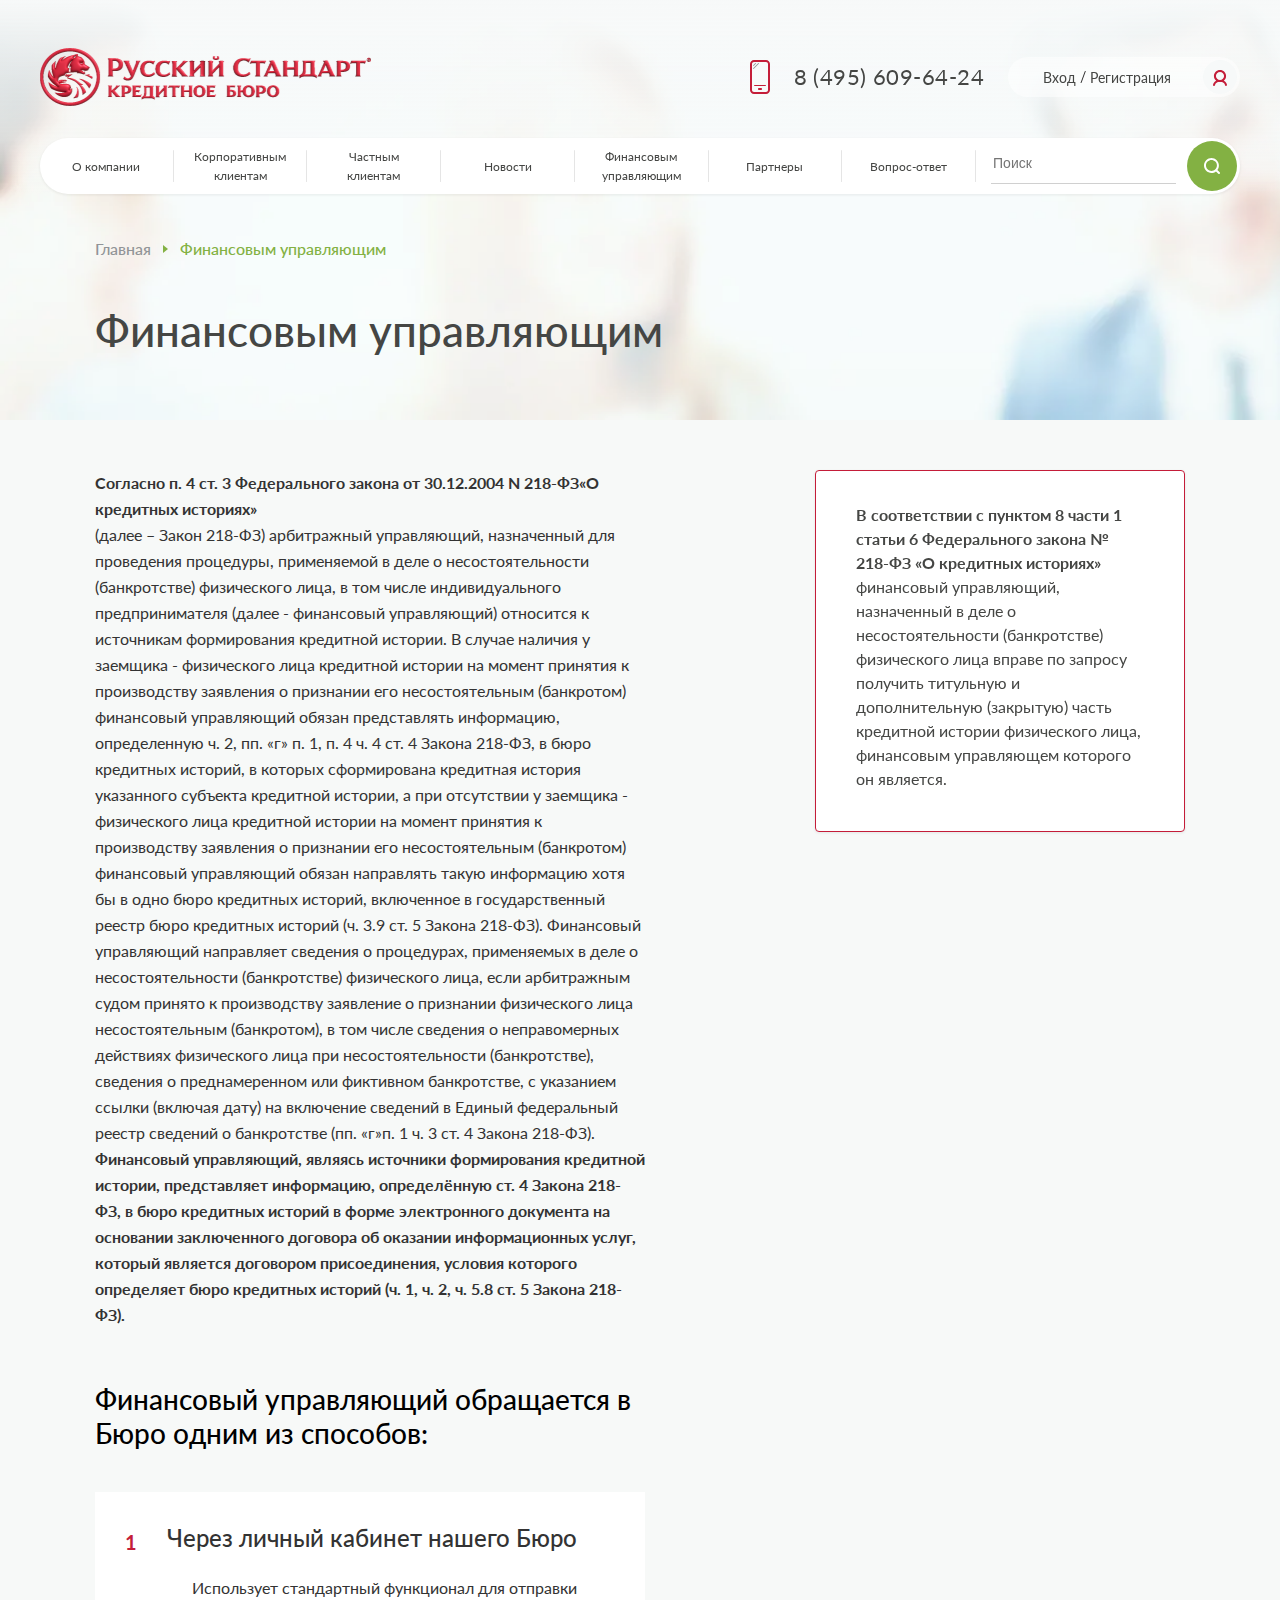
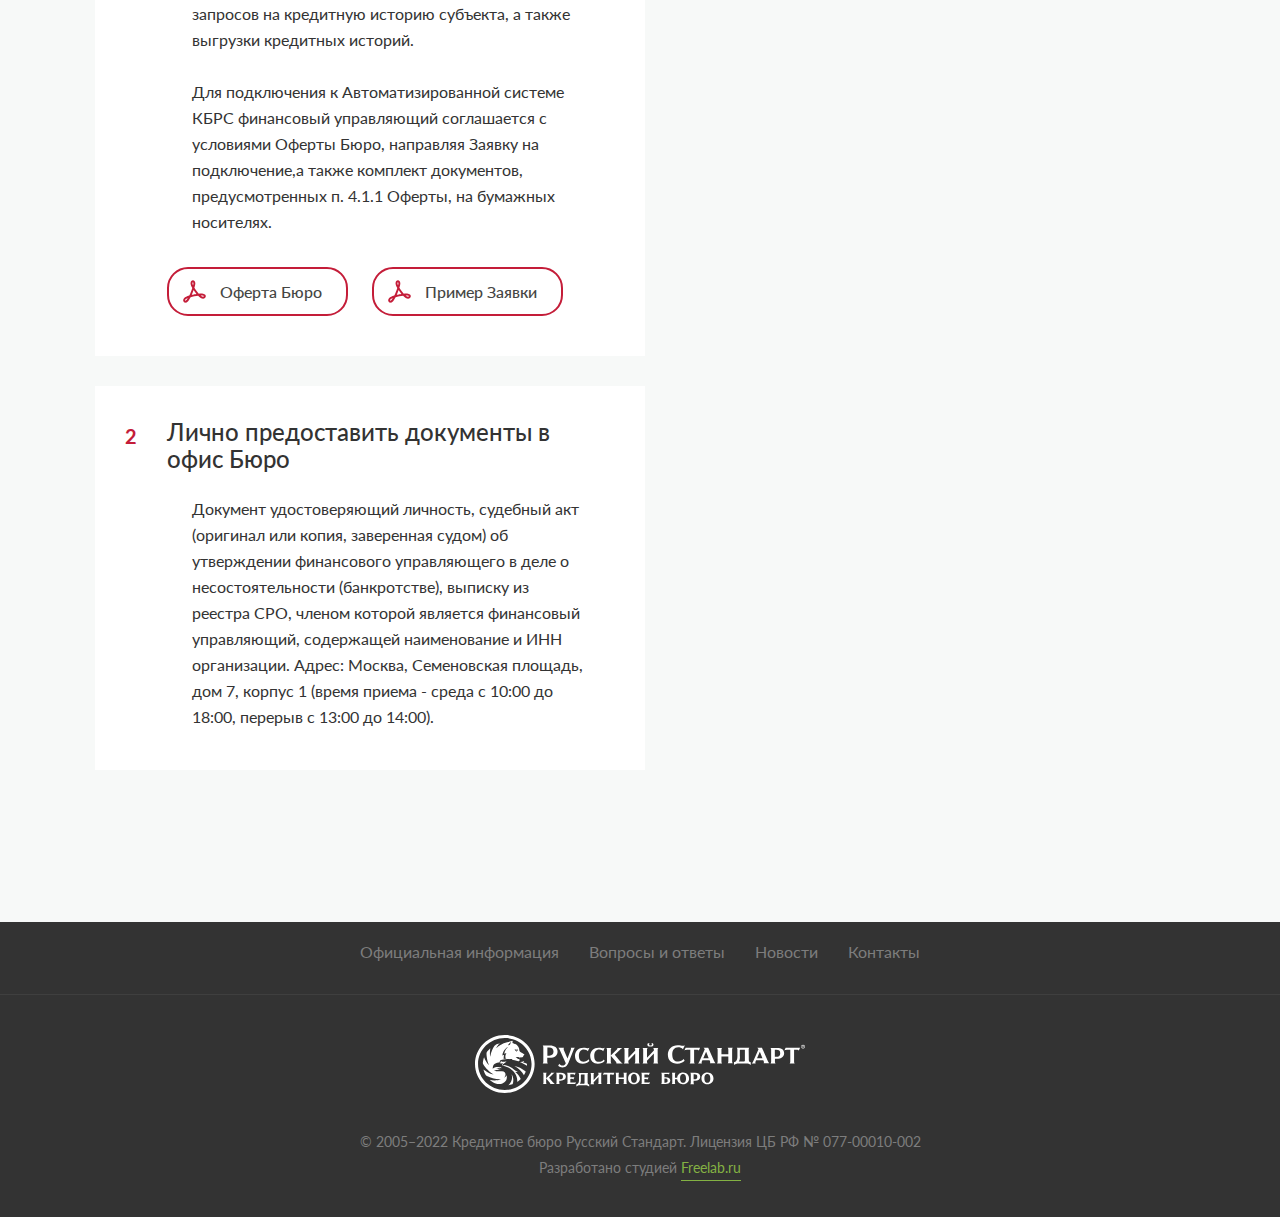
<file: most/legal.html>
<!DOCTYPE html><html lang="en">  <head>    <meta charset="utf-8">    <meta http-equiv="X-UA-Compatible" content="IE=Edge">    <meta name="viewport" content="width=device-width, initial-scale=1, maximum-scale=1">    <meta name="format-detection" content="telephone=no">    <title>Главная</title>    <link rel="stylesheet" href="css/imports/bootstrap.min.css">    <link rel="stylesheet" href="css/imports/global.min.css">    <link rel="stylesheet" href="css/imports/swiper-bundle.min.css">    <link rel="stylesheet" href="css/imports/animate.min.css">    <link rel="stylesheet" href="css/main.min.css">  </head>  <link rel="stylesheet" href="css/legal.min.css">  <body>    <div class="all">      <!--Preloader-->      <div class="page-preloader" id="page-preloader">        <svg class="circular" height="100" width="100">          <circle class="path" cx="50" cy="50" r="45" fill="none" stroke-width="5" stroke-miterlimit="10"></circle>        </svg>        <svg class="logo" height="100" width="100">          <path class="st0" d="M-270.2-1546.4l3.5,4l3.5-4H-270.2z"></path>          <path class="st0" d="M-271.2-1546.4l4,9l4-9H-271.2z"></path>          <path class="st1" d="M56,18.5c1.2-0.7,2.6-1,2.6-1c-0.3-1.1,1-3,1.7-3.8c0.2-0.2,0-0.7-1-0.1c-1.4,0.9-2.9,2.2-3.9,4.4    C55.2,18.5,55.5,18.9,56,18.5z"></path>          <path class="st1" d="M69.3,30.8c0.2-0.9-0.3-2.3-0.5-2.8c-0.2-0.4,0-0.3,0.5-0.2c0.3,0.1,0.9,0.2,1.2,0.4c0.8,0.3,0.9-0.1,1-0.7    c0.1-0.7,0.2-1.7-0.2-3.3c-0.3,2.6-0.9,2.5-1.5,2.3c-1.1-0.4-3.1-0.6-3.9-0.3C67.9,28,69.3,30.8,69.3,30.8z"></path>          <path class="st1" d="M48.8,35c0,0-0.8,2.6-0.6,6.9c1.5-0.2,3-0.4,4.7-0.4c-2.6-1-2.5-6-0.7-8.6c0.5-0.7-0.1-0.8-0.8-0.6    c-0.9,0.3-1.4,0.5-2.3,0.8c0,0,0.4-6.7,6.2-11.9c-5.4,2.4-9.6,10.2-9.2,14.9C46.6,35.8,47.9,35.2,48.8,35z"></path>          <path class="st1" d="M50,6C25.5,6,5.6,26.1,5.6,50.8c0,24.7,19.9,44.8,44.4,44.8c24.5,0,44.4-20.1,44.4-44.8C94.4,26.1,74.5,6,50,6    z M37.5,84.9c-3.9-0.8-6.9-2.5-9.1-4.1c-1.7-1.2-3.1-2.5-3.5-3c5.3,1.4,13.2,1.4,18.7-1.1C33,76.9,25.9,74.2,21,71.5    c-2-1.1-2.5-1.5-3.2-2.7c-1.6-2.8-2.6-5.3-3.5-9c4,3.6,12.7,8.3,16.9,8.7C20.4,62.2,15,52.8,14.5,51.8C14,50.9,13.2,50,13.3,48    c0.1-2.7,1-6.8,1.9-9.5c1.3,3.7,4.5,10.5,8.3,13.7c-3.8-8.2-4.4-18.8-4.3-20.7c0-0.8,0.2-1.5,0.9-2.5c1-1.4,3.2-4.1,5.4-6.1    c-0.5,2.9-1.2,8.9-0.1,14.6c1.5-8.9,4.9-15.8,7.2-18.9c0.5-0.6,0.8-1.1,1.7-1.5c1-0.5,4-1.8,7.5-2.6c-3,2.1-5.5,6.2-6.3,8.4    c10.2-9.9,20-9.8,25.7-12.4C62.4,10,63,11,63,11.7c-0.1,0.9-0.5,2.5-0.5,2.5c3.5,0.9,5,2.6,5,2.6c-0.1-0.5-0.1-1.3-0.1-1.3    c4.8,4.3,6.4,7.6,6.2,10.3c-0.1,2.4,1.7,3.8,2.7,4.3c1,0.5,4.9,3,5.6,3.6c0.6,0.5-0.3,1.6-0.9,2.2c-0.6,2-1.9,3.1-2.7,3.3    c-1.3,0.4-2.4-0.1-2.4-0.1c-0.3,0.3-0.7,0.7-0.9,1c-0.5,0.5-0.7,0.1-0.7-0.2c0-0.3,0.1-0.6-0.1-1c-0.3-0.6-0.7,0-1.3,0.2    c-0.5,0.2-0.7-0.5-0.7-0.5c-3-0.6-4.4,0.9-4.4,0.9c2.2,0.3,3.2,1.7,3.4,2.4c0.1,0.5,1.5,0.5,2,0.1c0.2-0.1,0.6-0.3,0.5,0.2    c0,0.2-0.1,0.5-0.2,0.9c1,0.6,1.3,0.7,1,1.2c-1.2,2-2.2,1.7-2.5,1.6c-4.3-1.6-8.3-2.2-10.9-2.3c0.3-0.5,1.4-1.4,1.4-1.4    c-17.4,0-20.3,2.1-21.2,3.3c-0.6,0.8-0.1,2-0.1,2c-2.1,0.4-7.2,1.3-9.6,3.4c-2.1,1.9-2.3,6.1-2.4,7.7c1-1,2.1-1.8,3.2-2.3    c2.3-1.1,5.1-0.9,8.6-0.8c1.5,0.1,2.2,0.6,2.7,1.5c0.4,0.9-0.6,0.8-1.2,0.4c-3-2-4.1,1.6-7.3,0.7c1,1.2,2.4,1.2,3.2,0.9    c3.2-1.2,4,0.1,4.2,0.4c-2.1-0.1-5.3,1.2-6.9,1.5c-2,0.4-3.9,0.5-3.9,0.5c1.3,1.6,3.2,1.6,4.6,1.6c1.4,0,5.8-0.4,8.5-0.1    c6.8,0.7,7.2,7,3.3,11c3.2-0.9,4.5-4,4.5-4C55.2,80.9,45.5,86.6,37.5,84.9z M63,85c-0.1,0.2-0.2,0.6-0.7,0.7    c-2.3,0.9-5,1.5-6.5,1.7c6.3-5.8,7.3-14.1,5-19.1C64.9,72.8,64.4,81.1,63,85z M75.7,77.3c-1.1,1.1-3,2.8-5.2,4.3    C71,68.2,61.9,60.9,58,58.3c-3.9-2.7-10.2-4.7-11.5-5.1c-1.2-0.4-1.2-0.8-0.9-1.6c0.2-0.6,1-1.9,1.3-2.4c0.1-0.1,0-0.2-0.1-0.2    c-0.6,0.1-1.8,0.5-2.5,0.8c-0.7,0.3-1.3,0.3-1.5,0.1c-1.3-1.4,1.5-4,1.5-4c0.1,0.9,0.4,1.4,1.8,1.2c1.4-0.2,6-0.6,7-0.6    c0,0-5.4,3.8-6.2,5.1c-0.9,1.3,0.5,1.1,1.2,1.2c13.8,1.2,17.2,9.8,23.2,11.4c-1.3,0.6-3.2,0.3-4.6,0c4.1,2.6,7.8,8.3,9.2,12.3    C75.9,76.6,76,77,75.7,77.3z M84.4,64c-0.9,2.6-2.2,4.9-2.9,5.9c-3.1-6.5-9.3-13.2-15.8-16c6.2,1.2,12.9,4.4,18.4,9.2    C84.3,63.3,84.5,63.6,84.4,64z M75.1,47.4c1.8,0.1,4.7-0.2,7.1-1.5c-0.2,0.7-0.9,1.8-1.9,2.3c0,0,2.5,0.5,6.3,2.1    c0.1,0,0.3,0.1,0.3,0.6c0,0.8,0,2-0.1,3.3C83.4,51.3,78.6,48.8,75.1,47.4z"></path>          <path class="st2" d="M86.5,50.3c-3.8-1.6-6.3-2.1-6.3-2.1c1.1-0.5,1.8-1.7,1.9-2.3c-2.3,1.3-5.3,1.7-7.1,1.5    c3.5,1.5,8.3,4,11.5,6.7c0.1-1.2,0.2-2.5,0.1-3.3C86.8,50.4,86.6,50.3,86.5,50.3z"></path>          <path class="st2" d="M65.7,53.9c6.5,2.9,12.6,9.6,15.8,16c0.6-1.1,1.9-3.4,2.9-5.9c0.1-0.4-0.1-0.7-0.3-0.9    C78.6,58.4,71.9,55.1,65.7,53.9z"></path>          <path class="st2" d="M66.7,64.2c1.4,0.4,3.3,0.6,4.6,0c-6.1-1.6-9.5-10.2-23.2-11.4c-0.7-0.1-2,0.1-1.2-1.2    c0.9-1.3,6.2-5.1,6.2-5.1c-1,0-5.7,0.4-7,0.6c-1.4,0.2-1.7-0.3-1.8-1.2c0,0-2.8,2.6-1.5,4c0.2,0.2,0.8,0.3,1.5-0.1    c0.6-0.3,1.8-0.7,2.5-0.8c0.1,0,0.2,0,0.1,0.2c-0.3,0.5-1.1,1.8-1.3,2.4c-0.3,0.8-0.3,1.2,0.9,1.6c1.2,0.4,7.6,2.4,11.5,5.1    c3.9,2.7,13,9.9,12.5,23.3c2.2-1.5,4-3.2,5.2-4.3c0.3-0.3,0.2-0.7,0.2-0.9C74.6,72.5,70.9,66.7,66.7,64.2z"></path>          <path class="st2" d="M48.3,74.2c4-3.9,3.6-10.3-3.3-11c-2.7-0.3-7.1,0.1-8.5,0.1c-1.4,0-3.3,0-4.6-1.6c0,0,1.9-0.1,3.9-0.5    c1.6-0.3,4.8-1.6,6.9-1.5c-0.2-0.3-1-1.6-4.2-0.4c-0.8,0.3-2.2,0.3-3.2-0.9c3.2,1,4.3-2.6,7.3-0.7c0.6,0.4,1.7,0.5,1.2-0.4    c-0.4-0.9-1.2-1.5-2.7-1.5c-3.5-0.1-6.3-0.3-8.6,0.8c-1.1,0.5-2.3,1.3-3.2,2.3c0.1-1.6,0.2-5.8,2.4-7.7c2.4-2.1,7.5-3,9.6-3.4    c0,0-0.5-1.2,0.1-2c0.9-1.2,3.8-3.3,21.2-3.3c0,0-1.1,0.9-1.4,1.4c2.5,0.1,6.6,0.8,10.9,2.3c0.3,0.1,1.3,0.4,2.5-1.6    c0.3-0.6,0-0.7-1-1.2c0.1-0.4,0.2-0.7,0.2-0.9c0-0.5-0.4-0.3-0.5-0.2c-0.6,0.4-1.9,0.4-2-0.1c-0.2-0.7-1.2-2.1-3.4-2.4    c0,0,1.4-1.5,4.4-0.9c0,0,0.2,0.7,0.7,0.5c0.6-0.2,1-0.7,1.3-0.2c0.2,0.4,0.2,0.7,0.1,1c0,0.3,0.2,0.6,0.7,0.2    c0.3-0.3,0.6-0.6,0.9-1c0,0,1.1,0.4,2.4,0.1c0.8-0.2,2.1-1.3,2.7-3.3c0.6-0.6,1.5-1.7,0.9-2.2c-0.7-0.6-4.6-3.1-5.6-3.6    c-1-0.5-2.8-1.9-2.7-4.3c0.1-2.7-1.4-6-6.2-10.3c0,0-0.1,0.8,0.1,1.3c0,0-1.5-1.7-5-2.6c0,0,0.4-1.6,0.5-2.5    c0.1-0.7-0.6-1.7-1.7-1.2C55.5,13.1,45.7,13,35.5,23c0.8-2.2,3.3-6.3,6.3-8.4c-3.5,0.8-6.4,2.1-7.5,2.6c-0.9,0.5-1.2,0.9-1.7,1.5    c-2.3,3.1-5.7,9.9-7.2,18.9c-1.1-5.7-0.3-11.6,0.1-14.6c-2.3,2-4.5,4.7-5.4,6.1c-0.7,1-0.9,1.7-0.9,2.5c-0.1,1.8,0.5,12.4,4.3,20.7    c-3.8-3.2-7.1-10-8.3-13.7c-1,2.7-1.8,6.7-1.9,9.5c-0.1,2,0.7,2.9,1.2,3.8c0.6,1,5.9,10.4,16.7,16.7c-4.2-0.4-12.9-5.2-16.9-8.7    c1,3.7,2,6.2,3.5,9c0.7,1.3,1.2,1.7,3.2,2.7c4.9,2.7,12,5.4,22.5,5.2c-5.5,2.5-13.4,2.4-18.7,1.1c0.4,0.4,1.8,1.7,3.5,3    c2.2,1.6,5.3,3.3,9.1,4.1c8,1.7,17.7-4,15.4-14.8C52.9,70.2,51.6,73.3,48.3,74.2z M69.7,26.4c0.6,0.2,1.2,0.3,1.5-2.3    c0.4,1.6,0.4,2.6,0.2,3.3c-0.1,0.6-0.2,1-1,0.7c-0.3-0.1-0.9-0.3-1.2-0.4c-0.4-0.1-0.6-0.2-0.5,0.2c0.2,0.5,0.7,1.9,0.5,2.8    c0,0-1.4-2.8-3.5-4.7C66.6,25.8,68.6,26,69.7,26.4z M55.4,18.1c1-2.2,2.5-3.5,3.9-4.4c1.1-0.6,1.2-0.1,1,0.1    c-0.6,0.8-2,2.6-1.7,3.8c0,0-1.4,0.3-2.6,1C55.5,18.9,55.2,18.5,55.4,18.1z M55.3,21.2c-5.8,5.3-6.2,11.9-6.2,11.9    c0.9-0.3,1.4-0.5,2.3-0.8c0.7-0.2,1.3-0.1,0.8,0.6c-1.8,2.6-1.9,7.6,0.7,8.6c-1.8,0.1-3.3,0.2-4.7,0.4C48,37.6,48.8,35,48.8,35    c-0.9,0.3-2.2,0.9-2.7,1.1C45.8,31.4,49.9,23.5,55.3,21.2z"></path>          <path class="st2" d="M55.9,87.4c1.5-0.2,4.2-0.8,6.5-1.7c0.5-0.2,0.6-0.5,0.7-0.7c1.4-3.9,1.9-12.2-2.1-16.7    C63.2,73.3,62.2,81.7,55.9,87.4z"></path>        </svg>      </div>      <!--Sites elements-->      <!--Overlay-->      <div class="overlay animate__animated animate__fadeIn">        <div class="overlay-all">          <div class="overlay-all__one overlay-item">            <div class="overlay-item__title">Банки, МФО и КПК</div>            <div class="nav-wrapper">              <div class="overlay-item__nav">                <div class="nav-title">Кредитные истории:</div>                <div class="nav-list"><a class="nav-list__item" href="#">Хранение кредитных историй</a><a class="nav-list__item" href="#">Сервис ЦККИ</a><a class="nav-list__item" href="#">Кредитный отчет</a></div>              </div>              <div class="overlay-item__nav">                <div class="nav-title">Кредитные истории:</div>                <div class="nav-list"><a class="nav-list__item" href="#">Рейтинг Бюро</a><a class="nav-list__item" href="#">Рейтинг работодателя</a><a class="nav-list__item" href="#">Скоринг</a></div>              </div>              <div class="overlay-item__nav">                <div class="nav-title">Сопровождение клиентов:</div>              </div>              <div class="overlay-item__nav">                <div class="nav-title">Верификация персональных данных:</div>                <div class="nav-list"><a class="nav-list__item" href="#">Верификация</a><a class="nav-list__item" href="#">Хеш-верификация</a></div>              </div>              <div class="overlay-item__nav">                <div class="nav-title">Сервисы федеральных служб:</div>                <div class="nav-list"><a class="nav-list__item" href="#">Сервис ЕГРЮЛ/ЕГРИП</a><a class="nav-list__item" href="#">Проверка паспорта</a><a class="nav-list__item" href="#">ФССП</a></div>              </div>              <div class="overlay-item__nav">                <div class="nav-title">Кредитные истории</div>              </div>            </div>          </div>          <div class="overlay-all__two overlay-item">            <div class="overlay-item__title">Для коллекторских агенств</div>            <div class="overlay-item__nav">              <div class="nav-list"><a class="nav-list__item" href="#">Хранение кредитных историй</a><a class="nav-list__item" href="#">Коллекшен рейтинг</a><a class="nav-list__item" href="#">ФССП</a></div>            </div>          </div>          <div class="overlay-all__two overlay-item">            <div class="overlay-item__title">Для страховых компаний</div>            <div class="overlay-item__nav">              <div class="nav-list"><a class="nav-list__item" href="#">Скоринг</a><a class="nav-list__item" href="#">Верификация</a><a class="nav-list__item" href="#">Хэш-верификация</a><a class="nav-list__item" href="#">Проверка паспорта</a></div>            </div>          </div>          <div class="overlay-all__two overlay-item">            <div class="overlay-item__title">Для ЖКУ</div>            <div class="overlay-item__nav">              <div class="nav-list"><a class="nav-list__item" href="#">Хранение кредитных историй</a><a class="nav-list__item" href="#">Кредитный отчет</a></div>            </div>          </div>        </div>      </div>      <!--Overlay-two-->      <div class="overlay-two animate__animated animate__fadeIn">        <div class="overlay-two-all">          <div class="overlay-item">            <div class="nav-list"><a class="nav-list__item" href="#">Кредитный отчет</a><a class="nav-list__item" href="#">Запрос/выписка ЦККИ</a><a class="nav-list__item" href="#">Скоринг</a></div>          </div>          <div class="overlay-item">            <div class="nav-list"><a class="nav-list__item" href="#">Оповещения</a><a class="nav-list__item" href="#">Подписка</a><a class="nav-list__item" href="#">Исправление кредитной истории и консультации</a></div>          </div>        </div>      </div>      <!--headerAdaptive-->      <div class="headerAdaptive">        <div class="headerAdaptive-all">          <div class="headerAdaptive-all__top">            <div class="logo"><picture><source srcset="img/logo.webp" type="image/webp"><img src="img/logo.png" alt=""></picture></div>            <div class="right"><a href="tel:84956096424">                <div class="right-phone">                  <svg width="16" height="24" viewBox="0 0 16 24" fill="none" xmlns="http://www.w3.org/2000/svg">                    <path d="M14 0H2C0.9 0 0 0.9 0 2V22C0 23.1 0.9 24 2 24H14C15.1 24 16 23.1 16 22V2C16 0.9 15.1 0 14 0ZM14 22H2V18H14V22ZM14 16H2V2H14V16Z" fill="#C41D39"></path>                    <path d="M6 21H10C10.55 21 11 20.55 11 20C11 19.45 10.55 19 10 19H6C5.45 19 5 19.45 5 20C5 20.55 5.45 21 6 21Z" fill="#C41D39"></path>                  </svg>                </div></a>              <div class="right-acc">                <svg width="14" height="16" viewBox="0 0 14 16" fill="none" xmlns="http://www.w3.org/2000/svg">                  <path d="M13.9862 14.8C13.7627 13.76 13.2549 12.79 12.5135 11.99C12.0158 11.46 11.4267 11.03 10.7767 10.7C12.1885 9.6 13.0924 7.9 13.0924 6C13.1026 2.69 10.3705 0 7.00866 0C3.64685 0 0.914745 2.69 0.914745 6C0.914745 7.9 1.81868 9.6 3.23043 10.7C2.58042 11.03 1.99134 11.46 1.49367 11.99C0.752241 12.78 0.244415 13.75 0.0209713 14.8C-0.0907505 15.34 0.254571 15.87 0.803024 15.98C0.874119 15.99 0.945215 16 1.01631 16C1.48351 16 1.91008 15.68 2.01165 15.2C2.15384 14.51 2.49916 13.87 2.98668 13.34C3.78904 12.49 4.93673 12 6.1352 12H7.87196C9.07043 12 10.2181 12.49 11.0205 13.34C11.5182 13.87 11.8533 14.51 11.9955 15.2C12.1072 15.74 12.6455 16.09 13.194 15.97C13.7424 15.86 14.0979 15.33 13.976 14.79L13.9862 14.8ZM7.00866 2C9.25325 2 11.0713 3.79 11.0713 6C11.0713 8.21 9.25325 10 7.00866 10C4.76407 10 2.94605 8.21 2.94605 6C2.94605 3.79 4.76407 2 7.00866 2Z" fill="#C41D39"></path>                </svg>              </div>            </div>          </div>          <div class="headerAdaptive-all__bottom">            <div class="menu-wrapper">              <div class="hamburger-menu"></div>            </div>            <div class="menu-form">              <form action="#">                <input type="text" placeholder="Поиск по сайту">                <svg width="16" height="16" viewBox="0 0 16 16" fill="none" xmlns="http://www.w3.org/2000/svg">                  <g clip-path="url(#clip0_50_53)">                    <path d="M15.7065 14.3001L13.3753 11.9689C14.3644 10.6766 14.9062 9.10592 14.9062 7.45075C14.9062 5.45759 14.1308 3.58868 12.7242 2.17706C9.81645 -0.725702 5.08454 -0.725702 2.18178 2.18203C-0.725957 5.08977 -0.725957 9.8167 2.18178 12.7244C3.58843 14.1311 5.4623 14.9065 7.45547 14.9065C9.11064 14.9065 10.6813 14.3647 11.9736 13.3756L14.3048 15.7067C14.4986 15.9006 14.7521 16 15.0056 16C15.2591 16 15.5126 15.9006 15.7065 15.7067C16.0942 15.319 16.0942 14.6878 15.7065 14.3001ZM3.58346 11.3178C1.45112 9.18545 1.45112 5.71605 3.58346 3.58371C4.65211 2.52003 6.04882 1.98321 7.4505 1.98321C8.85217 1.98321 10.2489 2.51506 11.3175 3.58371C12.3862 4.65237 12.918 5.98943 12.918 7.45075C12.918 8.91208 12.3514 10.2839 11.3175 11.3178C10.2837 12.3517 8.91182 12.9183 7.4505 12.9183C5.98917 12.9183 4.61732 12.3517 3.58346 11.3178Z" fill="white"></path>                  </g>                  <defs>                    <clippath id="clip0_50_53">                      <rect width="16" height="16" fill="white"></rect>                    </clippath>                  </defs>                </svg>              </form>            </div>          </div>        </div>      </div>      <!--Adaptive-->      <div class="adaptive">        <div class="adaptive-all">          <div class="adaptive-all__nav">            <div class="nav-list">              <div class="nav-item"><a href="#">О компании</a></div>              <div class="nav-item open-adaptive-one"><a href="#">Корпоративным клиентам</a>                <div class="overlay-arrow">                  <svg class="svg-one" width="10" height="7" viewBox="0 0 10 7" fill="none" xmlns="http://www.w3.org/2000/svg">                    <path d="M5.0075 6.50125C4.74751 6.50125 4.4975 6.40125 4.2975 6.21125L0.297505 2.21125C-0.0924951 1.82125 -0.0924951 1.18125 0.297505 0.791249C0.687505 0.401249 1.3275 0.401249 1.7175 0.791249L5.0075 4.08125L8.2975 0.791249C8.6875 0.401249 9.3175 0.401249 9.7075 0.791249C10.0975 1.18125 10.0975 1.81125 9.7075 2.20125L5.7175 6.21125C5.51751 6.41125 5.2675 6.50125 5.0075 6.50125Z" fill="#83B143"></path>                  </svg>                </div>              </div>              <!--overlay-adaptive-one-->              <div class="overlay-adaptive-one">                <div class="nav-list">                  <div class="nav-item"><a href="#">Личный кабинет</a>                    <div class="overlay-arrow">                      <svg class="svg-two" width="10" height="7" viewBox="0 0 10 7" fill="none" xmlns="http://www.w3.org/2000/svg">                        <path d="M5.0075 6.50125C4.74751 6.50125 4.4975 6.40125 4.2975 6.21125L0.297505 2.21125C-0.0924951 1.82125 -0.0924951 1.18125 0.297505 0.791249C0.687505 0.401249 1.3275 0.401249 1.7175 0.791249L5.0075 4.08125L8.2975 0.791249C8.6875 0.401249 9.3175 0.401249 9.7075 0.791249C10.0975 1.18125 10.0975 1.81125 9.7075 2.20125L5.7175 6.21125C5.51751 6.41125 5.2675 6.50125 5.0075 6.50125Z" fill="#83B143"></path>                      </svg>                    </div>                  </div>                  <div class="nav-item open-two"><a href="#">Банки, МФО и КПК</a>                    <div class="overlay-arrow">                      <svg class="svg-three" width="10" height="7" viewBox="0 0 10 7" fill="none" xmlns="http://www.w3.org/2000/svg">                        <path d="M5.0075 6.50125C4.74751 6.50125 4.4975 6.40125 4.2975 6.21125L0.297505 2.21125C-0.0924951 1.82125 -0.0924951 1.18125 0.297505 0.791249C0.687505 0.401249 1.3275 0.401249 1.7175 0.791249L5.0075 4.08125L8.2975 0.791249C8.6875 0.401249 9.3175 0.401249 9.7075 0.791249C10.0975 1.18125 10.0975 1.81125 9.7075 2.20125L5.7175 6.21125C5.51751 6.41125 5.2675 6.50125 5.0075 6.50125Z" fill="#83B143"></path>                      </svg>                    </div>                  </div>                  <!---->                  <div class="drop-two">                    <div class="nav-wrapper">                      <div class="overlay-item__nav">                        <div class="nav-title">Кредитные истории:</div>                        <div class="nav-list"><a class="nav-list__item" href="#">Хранение кредитных историй</a><a class="nav-list__item" href="#">Сервис ЦККИ</a><a class="nav-list__item" href="#">Кредитный отчет</a></div>                      </div>                      <div class="overlay-item__nav">                        <div class="nav-title">Оценка рисков</div>                        <div class="nav-list"><a class="nav-list__item" href="#">Хранение кредитных историй</a><a class="nav-list__item" href="#">Сервис ЦККИ</a><a class="nav-list__item" href="#">Кредитный отчет</a></div>                      </div>                      <div class="overlay-item__nav">                        <div class="nav-title">Сопровождение клиентов:</div>                      </div>                      <div class="overlay-item__nav">                        <div class="nav-title">Верификация персональных данных:</div>                        <div class="nav-list"><a class="nav-list__item" href="#">Верификация</a><a class="nav-list__item" href="#">Хеш-верификация</a></div>                      </div>                      <div class="overlay-item__nav">                        <div class="nav-title">Сервисы федеральных служб:</div>                        <div class="nav-list"><a class="nav-list__item" href="#">Сервис ЕГРЮЛ/ЕГРИП</a><a class="nav-list__item" href="#">Проверка паспорта</a><a class="nav-list__item" href="#">ФССП</a></div>                      </div>                      <div class="overlay-item__nav">                        <div class="nav-title">Кредитные истории</div>                      </div>                    </div>                  </div>                  <!---->                  <div class="nav-item open-three"><a href="#">Для коллекторских агенств</a>                    <div class="overlay-arrow">                      <svg class="svg-four" width="10" height="7" viewBox="0 0 10 7" fill="none" xmlns="http://www.w3.org/2000/svg">                        <path d="M5.0075 6.50125C4.74751 6.50125 4.4975 6.40125 4.2975 6.21125L0.297505 2.21125C-0.0924951 1.82125 -0.0924951 1.18125 0.297505 0.791249C0.687505 0.401249 1.3275 0.401249 1.7175 0.791249L5.0075 4.08125L8.2975 0.791249C8.6875 0.401249 9.3175 0.401249 9.7075 0.791249C10.0975 1.18125 10.0975 1.81125 9.7075 2.20125L5.7175 6.21125C5.51751 6.41125 5.2675 6.50125 5.0075 6.50125Z" fill="#83B143"></path>                      </svg>                    </div>                  </div>                  <!---->                  <div class="drop-three">                    <div class="overlay-item__nav">                      <div class="nav-list"><a class="nav-list__item" href="#">Хранение кредитных историй</a><a class="nav-list__item" href="#">Коллекшен рейтинг</a><a class="nav-list__item" href="#">ФССП</a></div>                    </div>                  </div>                  <!---->                  <div class="nav-item open-four"><a href="#">Для страховых компаний</a>                    <div class="overlay-arrow">                      <svg class="svg-five" width="10" height="7" viewBox="0 0 10 7" fill="none" xmlns="http://www.w3.org/2000/svg">                        <path d="M5.0075 6.50125C4.74751 6.50125 4.4975 6.40125 4.2975 6.21125L0.297505 2.21125C-0.0924951 1.82125 -0.0924951 1.18125 0.297505 0.791249C0.687505 0.401249 1.3275 0.401249 1.7175 0.791249L5.0075 4.08125L8.2975 0.791249C8.6875 0.401249 9.3175 0.401249 9.7075 0.791249C10.0975 1.18125 10.0975 1.81125 9.7075 2.20125L5.7175 6.21125C5.51751 6.41125 5.2675 6.50125 5.0075 6.50125Z" fill="#83B143"></path>                      </svg>                    </div>                  </div>                  <!---->                  <div class="drop-four">                    <div class="overlay-item__nav">                      <div class="nav-list"><a class="nav-list__item" href="#">Скоринг</a><a class="nav-list__item" href="#">Верификация</a><a class="nav-list__item" href="#">Хэш-верификация</a><a class="nav-list__item" href="#">Проверка паспорта</a></div>                    </div>                  </div>                  <!---->                  <div class="nav-item open-five"><a href="#">Для ЖКУ</a>                    <div class="overlay-arrow">                      <svg class="svg-six" width="10" height="7" viewBox="0 0 10 7" fill="none" xmlns="http://www.w3.org/2000/svg">                        <path d="M5.0075 6.50125C4.74751 6.50125 4.4975 6.40125 4.2975 6.21125L0.297505 2.21125C-0.0924951 1.82125 -0.0924951 1.18125 0.297505 0.791249C0.687505 0.401249 1.3275 0.401249 1.7175 0.791249L5.0075 4.08125L8.2975 0.791249C8.6875 0.401249 9.3175 0.401249 9.7075 0.791249C10.0975 1.18125 10.0975 1.81125 9.7075 2.20125L5.7175 6.21125C5.51751 6.41125 5.2675 6.50125 5.0075 6.50125Z" fill="#83B143"></path>                      </svg>                    </div>                  </div>                  <!---->                  <div class="drop-five">                    <div class="overlay-item__nav">                      <div class="nav-list"><a class="nav-list__item" href="#">Хранение кредитных историй</a><a class="nav-list__item" href="#">Кредитный отчет</a></div>                    </div>                  </div>                  <!---->                </div>              </div>              <!---->              <div class="nav-item open-adaptive-two"><a href="#">Частным клиентам</a>                <div class="overlay-arrow">                  <svg class="svg-seven" width="10" height="7" viewBox="0 0 10 7" fill="none" xmlns="http://www.w3.org/2000/svg">                    <path d="M5.0075 6.50125C4.74751 6.50125 4.4975 6.40125 4.2975 6.21125L0.297505 2.21125C-0.0924951 1.82125 -0.0924951 1.18125 0.297505 0.791249C0.687505 0.401249 1.3275 0.401249 1.7175 0.791249L5.0075 4.08125L8.2975 0.791249C8.6875 0.401249 9.3175 0.401249 9.7075 0.791249C10.0975 1.18125 10.0975 1.81125 9.7075 2.20125L5.7175 6.21125C5.51751 6.41125 5.2675 6.50125 5.0075 6.50125Z" fill="#83B143"></path>                  </svg>                </div>              </div>              <!--overlay-adaptive-two-->              <div class="overlay-adaptive-two">                <div class="overlay-adaptive-two-all">                  <div class="overlay-item">                    <div class="nav-list"><a class="nav-list__item" href="#">Кредитный отчет</a><a class="nav-list__item" href="#">Запрос/выписка ЦККИ</a><a class="nav-list__item" href="#">Скоринг</a></div>                  </div>                  <div class="overlay-item">                    <div class="nav-list"><a class="nav-list__item" href="#">Оповещения</a><a class="nav-list__item" href="#">Подписка</a><a class="nav-list__item" href="#">Исправление кредитной истории и консультации</a></div>                  </div>                </div>              </div>              <!---->              <div class="nav-item"><a href="#">Новости</a></div>              <div class="nav-item"><a href="#">Финансовым управляющим</a></div>              <div class="nav-item"><a href="#">Партнеры</a></div>              <div class="nav-item"><a href="#">Вопрос-ответ</a></div>            </div>          </div>        </div>      </div>      <!--Header-->      <header class="header">        <div class="header-all">          <div class="header-all__top">            <div class="header-logo"><a href="#"><picture><source srcset="img/logo.svg" type="image/webp"><img src="img/logo.svg" alt=""></picture></a></div>            <div class="header-profile">              <div class="header-profile__phone"><a href="tel:84956096424">                  <div class="phone-img"><picture><source srcset="img/phone.svg" type="image/webp"><img src="img/phone.svg" alt=""></picture></div>                  <div class="phone-number">8 (495) 609-64-24</div></a></div>              <div class="header-profile__account">                <div class="account-sign">                  <div class="account-sign__login">Вход</div><span>/</span>                  <div class="account-sign__reg">Регистрация</div>                </div>                <div class="account-logo"><picture><source srcset="img/account.svg" type="image/webp"><img src="img/account.svg" alt=""></picture></div>                <div class="dropdown-block"><a href="#" target="_blank">Для физических лиц</a><a href="#" target="_blank">Для корпоративных клиентов</a></div>              </div>            </div>          </div>          <div class="header-all__nav">            <div class="nav-list">              <div class="nav-item"><a href="#">О компании</a></div>              <div class="hr-wrapper">                <div class="nav-hr"></div>              </div>              <div class="nav-item overlay-open-one"><a href="#">Корпоративным клиентам</a></div>              <div class="hr-wrapper">                <div class="nav-hr"></div>              </div>              <div class="nav-item overlay-open-two"><a href="#">Частным клиентам</a></div>              <div class="hr-wrapper">                <div class="nav-hr"></div>              </div>              <div class="nav-item"><a href="#">Новости</a></div>              <div class="hr-wrapper">                <div class="nav-hr"></div>              </div>              <div class="nav-item"><a href="#">Финансовым управляющим</a></div>              <div class="hr-wrapper">                <div class="nav-hr"></div>              </div>              <div class="nav-item"><a href="#">Партнеры</a></div>              <div class="hr-wrapper">                <div class="nav-hr"></div>              </div>              <div class="nav-item"><a href="#">Вопрос-ответ</a></div>              <div class="hr-wrapper">                <div class="nav-hr"></div>              </div>              <div class="nav-item">                <form action="#">                  <input type="text" placeholder="Поиск"><a class="search" href="#"><picture><source srcset="img/search.svg" type="image/webp"><img src="img/search.svg" alt=""></picture></a>                </form>              </div>            </div>          </div>        </div>      </header>      <!--Promo-->      <div class="promo">        <div class="container">          <div class="promo-all">            <div class="promo-all__text">              <div class="pages"><a href="#">                  <div class="pages-main">Главная</div></a>                <div class="pages-arrow">                  <svg class="arrow-last" width="5" height="8" viewBox="0 0 5 8" fill="none" xmlns="http://www.w3.org/2000/svg">                    <path d="M5 3.99999L1.27146e-07 8L0 0L5 3.99999Z" fill="#83B143"></path>                  </svg>                </div><a href="#">                  <div class="pages-now">Финансовым управляющим</div></a>              </div>              <div class="title">Финансовым управляющим</div>            </div>          </div>        </div>      </div>      <!--Finance-->      <div class="finance">        <div class="container">          <div class="finance-all">            <div class="finance-all__left">              <div class="text">                <span>Согласно п. 4 ст. 3 Федерального закона от 30.12.2004 N 218-ФЗ«О кредитных историях»</span><br>                (далее – Закон 218-ФЗ) арбитражный управляющий, назначенный для проведения процедуры,                 применяемой в деле о несостоятельности (банкротстве) физического лица, в том числе                 индивидуального предпринимателя (далее - финансовый управляющий) относится к источникам                 формирования кредитной истории. В случае наличия у заемщика - физического лица кредитной                 истории на момент принятия к производству заявления о признании его несостоятельным                 (банкротом) финансовый управляющий обязан представлять информацию, определенную ч. 2, пп.                 «г» п. 1, п. 4 ч. 4 ст. 4 Закона 218-ФЗ, в бюро кредитных историй, в которых сформирована                 кредитная история указанного субъекта кредитной истории, а при отсутствии у заемщика -                 физического лица кредитной истории на момент принятия к производству заявления о признании                 его несостоятельным (банкротом) финансовый управляющий обязан направлять такую информацию                 хотя бы в одно бюро кредитных историй, включенное в государственный реестр бюро кредитных                 историй (ч. 3.9 ст. 5 Закона 218-ФЗ). Финансовый управляющий направляет сведения о                 процедурах, применяемых в деле о несостоятельности (банкротстве) физического лица, если                 арбитражным судом принято к производству заявление о признании физического лица                 несостоятельным (банкротом), в том числе сведения о неправомерных действиях физического                 лица при несостоятельности (банкротстве), сведения о преднамеренном или фиктивном                 банкротстве, с указанием ссылки (включая дату) на включение сведений в Единый федеральный                 реестр сведений о банкротстве (пп. «г»п. 1 ч. 3 ст. 4 Закона 218-ФЗ).<br> <span>Финансовый                 управляющий, являясь источники формирования кредитной истории, представляет информацию,                 определённую ст. 4 Закона 218-ФЗ, в бюро кредитных историй в форме электронного документа                 на основании заключенного договора об оказании информационных услуг, который является                 договором присоединения, условия которого определяет бюро кредитных историй                (ч. 1, ч. 2, ч. 5.8 ст. 5 Закона 218-ФЗ).</span>              </div>              <div class="methods">                <div class="methods-title">Финансовый управляющий обращается в Бюро одним из способов:</div>                <div class="methods-main">                  <div class="main-item">                    <div class="item-count">1</div>                    <div class="item-content">                      <div class="item-content__title">Через личный кабинет нашего Бюро</div>                      <div class="item-content__text">                        Использует стандартный функционал для отправки запросов на кредитную историю субъекта, а также выгрузки кредитных историй.<br><br>                        Для подключения к Автоматизированной системе КБРС финансовый управляющий соглашается с условиями Оферты Бюро, направляя Заявку на подключение,а также комплект документов, предусмотренных п. 4.1.1 Оферты, на бумажных носителях.                      </div>                      <div class="item-content__buttons"><a href="#">                          <div class="button">                            <div class="button-icon">                              <svg width="24" height="24" viewBox="0 0 24 24" fill="none" xmlns="http://www.w3.org/2000/svg">                                <path d="M2.61788 23.6201C2.40788 23.6201 2.19788 23.5901 1.98788 23.5401C1.14788 23.3201 0.517881 22.6701 0.287881 21.8101C0.0078809 20.7801 0.377881 19.6601 1.28788 18.7501C2.19788 17.8401 4.06788 16.9401 6.55788 16.1901C6.94788 15.4501 7.32788 14.6501 7.67788 13.8401C8.48788 11.9601 9.17788 10.0201 9.70788 8.33011C8.57788 6.33011 7.86788 4.57011 7.86788 3.61011C7.86788 1.47011 9.12788 0.360107 10.3679 0.360107C11.0779 0.360107 11.7379 0.710107 12.1979 1.32011C12.6379 1.90011 12.8679 2.70011 12.8679 3.61011C12.8679 4.29011 12.4979 6.00011 11.8679 8.12011C13.1279 10.1701 14.8279 12.4801 16.4879 14.2901C17.9379 14.1601 19.4379 14.1301 20.9879 14.3101C23.2079 14.6701 23.8779 16.0201 23.7979 17.0701C23.6879 18.4201 22.4379 19.4801 20.9579 19.4801C19.4779 19.4801 17.5979 18.2201 15.7579 16.3901C14.4579 16.5501 13.2079 16.7701 12.0179 16.9901L11.7579 17.0401C10.3079 17.3001 9.03788 17.5901 7.94788 17.8901C6.69788 20.1901 5.42788 22.0001 4.75788 22.6701C4.12788 23.3101 3.37788 23.6401 2.63788 23.6401L2.61788 23.6201ZM5.04788 18.8201C3.84788 19.3101 3.06788 19.7801 2.68788 20.1601C2.29788 20.5501 2.11788 20.9701 2.20788 21.2901C2.24788 21.4501 2.35788 21.5601 2.49788 21.6001C2.71788 21.6601 3.02788 21.5201 3.31788 21.2301C3.65788 20.8901 4.30788 20.0101 5.04788 18.8201ZM18.4279 16.1801C19.3879 16.9801 20.2579 17.4601 20.9279 17.4601C21.4479 17.4601 21.7579 17.1301 21.7779 16.8901C21.7979 16.6301 21.3579 16.3801 20.6979 16.2701C19.9379 16.1901 19.1779 16.1601 18.4279 16.1701V16.1801ZM11.0679 10.5601C10.6079 11.9001 10.0779 13.2901 9.49788 14.6201C9.36788 14.9201 9.23788 15.2101 9.09788 15.5001C9.81788 15.3301 10.5779 15.1801 11.3679 15.0401L11.6279 14.9901C12.4179 14.8501 13.2279 14.7001 14.0679 14.5701C12.9879 13.3101 11.9579 11.9201 11.0579 10.5501L11.0679 10.5601ZM10.3579 2.35011C10.1879 2.35011 9.85788 2.73011 9.85788 3.60011C9.85788 4.05011 10.0879 4.74011 10.4779 5.58011C10.7279 4.59011 10.8579 3.87011 10.8579 3.60011C10.8579 2.96011 10.6879 2.64011 10.5879 2.51011C10.5079 2.41011 10.4279 2.35011 10.3579 2.35011Z" fill="#C41D39"></path>                              </svg>                            </div>                            <div class="button-text">Оферта Бюро</div>                          </div></a><a href="#">                          <div class="button">                            <div class="button-icon">                              <svg width="24" height="24" viewBox="0 0 24 24" fill="none" xmlns="http://www.w3.org/2000/svg">                                <path d="M2.61788 23.6201C2.40788 23.6201 2.19788 23.5901 1.98788 23.5401C1.14788 23.3201 0.517881 22.6701 0.287881 21.8101C0.0078809 20.7801 0.377881 19.6601 1.28788 18.7501C2.19788 17.8401 4.06788 16.9401 6.55788 16.1901C6.94788 15.4501 7.32788 14.6501 7.67788 13.8401C8.48788 11.9601 9.17788 10.0201 9.70788 8.33011C8.57788 6.33011 7.86788 4.57011 7.86788 3.61011C7.86788 1.47011 9.12788 0.360107 10.3679 0.360107C11.0779 0.360107 11.7379 0.710107 12.1979 1.32011C12.6379 1.90011 12.8679 2.70011 12.8679 3.61011C12.8679 4.29011 12.4979 6.00011 11.8679 8.12011C13.1279 10.1701 14.8279 12.4801 16.4879 14.2901C17.9379 14.1601 19.4379 14.1301 20.9879 14.3101C23.2079 14.6701 23.8779 16.0201 23.7979 17.0701C23.6879 18.4201 22.4379 19.4801 20.9579 19.4801C19.4779 19.4801 17.5979 18.2201 15.7579 16.3901C14.4579 16.5501 13.2079 16.7701 12.0179 16.9901L11.7579 17.0401C10.3079 17.3001 9.03788 17.5901 7.94788 17.8901C6.69788 20.1901 5.42788 22.0001 4.75788 22.6701C4.12788 23.3101 3.37788 23.6401 2.63788 23.6401L2.61788 23.6201ZM5.04788 18.8201C3.84788 19.3101 3.06788 19.7801 2.68788 20.1601C2.29788 20.5501 2.11788 20.9701 2.20788 21.2901C2.24788 21.4501 2.35788 21.5601 2.49788 21.6001C2.71788 21.6601 3.02788 21.5201 3.31788 21.2301C3.65788 20.8901 4.30788 20.0101 5.04788 18.8201ZM18.4279 16.1801C19.3879 16.9801 20.2579 17.4601 20.9279 17.4601C21.4479 17.4601 21.7579 17.1301 21.7779 16.8901C21.7979 16.6301 21.3579 16.3801 20.6979 16.2701C19.9379 16.1901 19.1779 16.1601 18.4279 16.1701V16.1801ZM11.0679 10.5601C10.6079 11.9001 10.0779 13.2901 9.49788 14.6201C9.36788 14.9201 9.23788 15.2101 9.09788 15.5001C9.81788 15.3301 10.5779 15.1801 11.3679 15.0401L11.6279 14.9901C12.4179 14.8501 13.2279 14.7001 14.0679 14.5701C12.9879 13.3101 11.9579 11.9201 11.0579 10.5501L11.0679 10.5601ZM10.3579 2.35011C10.1879 2.35011 9.85788 2.73011 9.85788 3.60011C9.85788 4.05011 10.0879 4.74011 10.4779 5.58011C10.7279 4.59011 10.8579 3.87011 10.8579 3.60011C10.8579 2.96011 10.6879 2.64011 10.5879 2.51011C10.5079 2.41011 10.4279 2.35011 10.3579 2.35011Z" fill="#C41D39"></path>                              </svg>                            </div>                            <div class="button-text">Пример Заявки</div>                          </div></a></div>                    </div>                  </div>                  <div class="main-item">                    <div class="item-count">2</div>                    <div class="item-content">                      <div class="item-content__title">Лично предоставить документы в офис Бюро</div>                      <div class="item-content__text">                        Документ удостоверяющий личность, судебный акт (оригинал или копия, заверенная судом) об утверждении финансового управляющего в деле о несостоятельности (банкротстве), выписку из реестра СРО, членом которой является финансовый управляющий, содержащей наименование и ИНН организации.                        Адрес: Москва, Семеновская площадь, дом 7, корпус 1 (время приема - среда с 10:00 до 18:00, перерыв с 13:00 до 14:00).                      </div>                    </div>                  </div>                </div>              </div>            </div>            <div class="finance-all__right">              <div class="about">                <div class="about-text"><span>В соответствии с пунктом 8 части 1 статьи 6 Федерального закона № 218-ФЗ «О кредитных историях»</span> финансовый управляющий, назначенный в деле о несостоятельности (банкротстве) физического лица вправе по запросу получить титульную и дополнительную (закрытую) часть кредитной истории физического лица, финансовым управляющем которого он является.</div>              </div>            </div>          </div>        </div>      </div>      <footer class="footer">        <div class="footer-all">          <div class="footer-all__nav">            <ul>              <li><a href="#">Официальная информация</a></li>              <li><a href="#">Вопросы и ответы</a></li>              <li><a href="#">Новости</a></li>              <li><a href="#">Контакты</a></li>            </ul>          </div>          <div class="hr"></div>          <div class="footer-all__logo"><a href="#"><picture><source srcset="img/logo2.svg" type="image/webp"><img src="img/logo2.svg" alt=""></picture></a></div>          <div class="footer-all__copy">© 2005–2022 Кредитное бюро Русский Стандарт. Лицензия ЦБ РФ № 077-00010-002</div>          <div class="footer-all__text">Разработано студией <a href="#">Freelab.ru</a></div>        </div>      </footer>    </div>    <script src="js/jquery-3.6.0.min.js"></script>    <script src="js/swiper-bundle.min.js"></script>    <script src="js/jquery.maskedinput.min.js"></script>    <script src="js/map.js"></script>    <script src="js/main.js"></script>  </body></html>
</file>
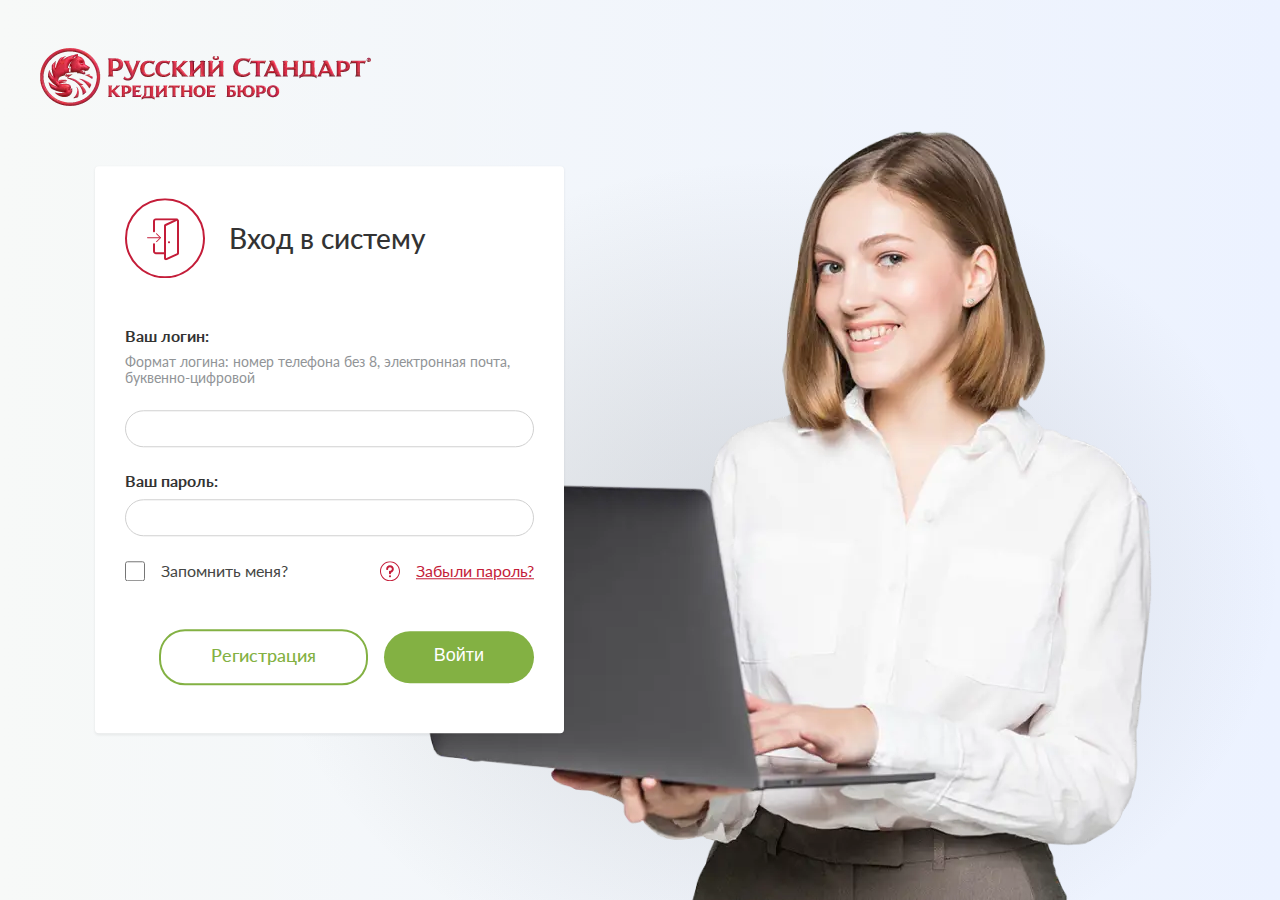
<file: most/login.html>
<!DOCTYPE html><html lang="en">  <head>    <meta charset="utf-8">    <meta http-equiv="X-UA-Compatible" content="IE=Edge">    <meta name="viewport" content="width=device-width, initial-scale=1, maximum-scale=1">    <meta name="format-detection" content="telephone=no">    <title>Главная</title>    <link rel="stylesheet" href="css/imports/bootstrap.min.css">    <link rel="stylesheet" href="css/imports/global.min.css">    <link rel="stylesheet" href="css/imports/swiper-bundle.min.css">    <link rel="stylesheet" href="css/imports/animate.min.css">    <link rel="stylesheet" href="css/main.min.css">  </head>  <link rel="stylesheet" href="css/login.min.css">  <body>    <div class="all">      <!--Preloader-->      <div class="page-preloader" id="page-preloader">        <svg class="circular" height="100" width="100">          <circle class="path" cx="50" cy="50" r="45" fill="none" stroke-width="5" stroke-miterlimit="10"></circle>        </svg>        <svg class="logo" height="100" width="100">          <path class="st0" d="M-270.2-1546.4l3.5,4l3.5-4H-270.2z"></path>          <path class="st0" d="M-271.2-1546.4l4,9l4-9H-271.2z"></path>          <path class="st1" d="M56,18.5c1.2-0.7,2.6-1,2.6-1c-0.3-1.1,1-3,1.7-3.8c0.2-0.2,0-0.7-1-0.1c-1.4,0.9-2.9,2.2-3.9,4.4    C55.2,18.5,55.5,18.9,56,18.5z"></path>          <path class="st1" d="M69.3,30.8c0.2-0.9-0.3-2.3-0.5-2.8c-0.2-0.4,0-0.3,0.5-0.2c0.3,0.1,0.9,0.2,1.2,0.4c0.8,0.3,0.9-0.1,1-0.7    c0.1-0.7,0.2-1.7-0.2-3.3c-0.3,2.6-0.9,2.5-1.5,2.3c-1.1-0.4-3.1-0.6-3.9-0.3C67.9,28,69.3,30.8,69.3,30.8z"></path>          <path class="st1" d="M48.8,35c0,0-0.8,2.6-0.6,6.9c1.5-0.2,3-0.4,4.7-0.4c-2.6-1-2.5-6-0.7-8.6c0.5-0.7-0.1-0.8-0.8-0.6    c-0.9,0.3-1.4,0.5-2.3,0.8c0,0,0.4-6.7,6.2-11.9c-5.4,2.4-9.6,10.2-9.2,14.9C46.6,35.8,47.9,35.2,48.8,35z"></path>          <path class="st1" d="M50,6C25.5,6,5.6,26.1,5.6,50.8c0,24.7,19.9,44.8,44.4,44.8c24.5,0,44.4-20.1,44.4-44.8C94.4,26.1,74.5,6,50,6    z M37.5,84.9c-3.9-0.8-6.9-2.5-9.1-4.1c-1.7-1.2-3.1-2.5-3.5-3c5.3,1.4,13.2,1.4,18.7-1.1C33,76.9,25.9,74.2,21,71.5    c-2-1.1-2.5-1.5-3.2-2.7c-1.6-2.8-2.6-5.3-3.5-9c4,3.6,12.7,8.3,16.9,8.7C20.4,62.2,15,52.8,14.5,51.8C14,50.9,13.2,50,13.3,48    c0.1-2.7,1-6.8,1.9-9.5c1.3,3.7,4.5,10.5,8.3,13.7c-3.8-8.2-4.4-18.8-4.3-20.7c0-0.8,0.2-1.5,0.9-2.5c1-1.4,3.2-4.1,5.4-6.1    c-0.5,2.9-1.2,8.9-0.1,14.6c1.5-8.9,4.9-15.8,7.2-18.9c0.5-0.6,0.8-1.1,1.7-1.5c1-0.5,4-1.8,7.5-2.6c-3,2.1-5.5,6.2-6.3,8.4    c10.2-9.9,20-9.8,25.7-12.4C62.4,10,63,11,63,11.7c-0.1,0.9-0.5,2.5-0.5,2.5c3.5,0.9,5,2.6,5,2.6c-0.1-0.5-0.1-1.3-0.1-1.3    c4.8,4.3,6.4,7.6,6.2,10.3c-0.1,2.4,1.7,3.8,2.7,4.3c1,0.5,4.9,3,5.6,3.6c0.6,0.5-0.3,1.6-0.9,2.2c-0.6,2-1.9,3.1-2.7,3.3    c-1.3,0.4-2.4-0.1-2.4-0.1c-0.3,0.3-0.7,0.7-0.9,1c-0.5,0.5-0.7,0.1-0.7-0.2c0-0.3,0.1-0.6-0.1-1c-0.3-0.6-0.7,0-1.3,0.2    c-0.5,0.2-0.7-0.5-0.7-0.5c-3-0.6-4.4,0.9-4.4,0.9c2.2,0.3,3.2,1.7,3.4,2.4c0.1,0.5,1.5,0.5,2,0.1c0.2-0.1,0.6-0.3,0.5,0.2    c0,0.2-0.1,0.5-0.2,0.9c1,0.6,1.3,0.7,1,1.2c-1.2,2-2.2,1.7-2.5,1.6c-4.3-1.6-8.3-2.2-10.9-2.3c0.3-0.5,1.4-1.4,1.4-1.4    c-17.4,0-20.3,2.1-21.2,3.3c-0.6,0.8-0.1,2-0.1,2c-2.1,0.4-7.2,1.3-9.6,3.4c-2.1,1.9-2.3,6.1-2.4,7.7c1-1,2.1-1.8,3.2-2.3    c2.3-1.1,5.1-0.9,8.6-0.8c1.5,0.1,2.2,0.6,2.7,1.5c0.4,0.9-0.6,0.8-1.2,0.4c-3-2-4.1,1.6-7.3,0.7c1,1.2,2.4,1.2,3.2,0.9    c3.2-1.2,4,0.1,4.2,0.4c-2.1-0.1-5.3,1.2-6.9,1.5c-2,0.4-3.9,0.5-3.9,0.5c1.3,1.6,3.2,1.6,4.6,1.6c1.4,0,5.8-0.4,8.5-0.1    c6.8,0.7,7.2,7,3.3,11c3.2-0.9,4.5-4,4.5-4C55.2,80.9,45.5,86.6,37.5,84.9z M63,85c-0.1,0.2-0.2,0.6-0.7,0.7    c-2.3,0.9-5,1.5-6.5,1.7c6.3-5.8,7.3-14.1,5-19.1C64.9,72.8,64.4,81.1,63,85z M75.7,77.3c-1.1,1.1-3,2.8-5.2,4.3    C71,68.2,61.9,60.9,58,58.3c-3.9-2.7-10.2-4.7-11.5-5.1c-1.2-0.4-1.2-0.8-0.9-1.6c0.2-0.6,1-1.9,1.3-2.4c0.1-0.1,0-0.2-0.1-0.2    c-0.6,0.1-1.8,0.5-2.5,0.8c-0.7,0.3-1.3,0.3-1.5,0.1c-1.3-1.4,1.5-4,1.5-4c0.1,0.9,0.4,1.4,1.8,1.2c1.4-0.2,6-0.6,7-0.6    c0,0-5.4,3.8-6.2,5.1c-0.9,1.3,0.5,1.1,1.2,1.2c13.8,1.2,17.2,9.8,23.2,11.4c-1.3,0.6-3.2,0.3-4.6,0c4.1,2.6,7.8,8.3,9.2,12.3    C75.9,76.6,76,77,75.7,77.3z M84.4,64c-0.9,2.6-2.2,4.9-2.9,5.9c-3.1-6.5-9.3-13.2-15.8-16c6.2,1.2,12.9,4.4,18.4,9.2    C84.3,63.3,84.5,63.6,84.4,64z M75.1,47.4c1.8,0.1,4.7-0.2,7.1-1.5c-0.2,0.7-0.9,1.8-1.9,2.3c0,0,2.5,0.5,6.3,2.1    c0.1,0,0.3,0.1,0.3,0.6c0,0.8,0,2-0.1,3.3C83.4,51.3,78.6,48.8,75.1,47.4z"></path>          <path class="st2" d="M86.5,50.3c-3.8-1.6-6.3-2.1-6.3-2.1c1.1-0.5,1.8-1.7,1.9-2.3c-2.3,1.3-5.3,1.7-7.1,1.5    c3.5,1.5,8.3,4,11.5,6.7c0.1-1.2,0.2-2.5,0.1-3.3C86.8,50.4,86.6,50.3,86.5,50.3z"></path>          <path class="st2" d="M65.7,53.9c6.5,2.9,12.6,9.6,15.8,16c0.6-1.1,1.9-3.4,2.9-5.9c0.1-0.4-0.1-0.7-0.3-0.9    C78.6,58.4,71.9,55.1,65.7,53.9z"></path>          <path class="st2" d="M66.7,64.2c1.4,0.4,3.3,0.6,4.6,0c-6.1-1.6-9.5-10.2-23.2-11.4c-0.7-0.1-2,0.1-1.2-1.2    c0.9-1.3,6.2-5.1,6.2-5.1c-1,0-5.7,0.4-7,0.6c-1.4,0.2-1.7-0.3-1.8-1.2c0,0-2.8,2.6-1.5,4c0.2,0.2,0.8,0.3,1.5-0.1    c0.6-0.3,1.8-0.7,2.5-0.8c0.1,0,0.2,0,0.1,0.2c-0.3,0.5-1.1,1.8-1.3,2.4c-0.3,0.8-0.3,1.2,0.9,1.6c1.2,0.4,7.6,2.4,11.5,5.1    c3.9,2.7,13,9.9,12.5,23.3c2.2-1.5,4-3.2,5.2-4.3c0.3-0.3,0.2-0.7,0.2-0.9C74.6,72.5,70.9,66.7,66.7,64.2z"></path>          <path class="st2" d="M48.3,74.2c4-3.9,3.6-10.3-3.3-11c-2.7-0.3-7.1,0.1-8.5,0.1c-1.4,0-3.3,0-4.6-1.6c0,0,1.9-0.1,3.9-0.5    c1.6-0.3,4.8-1.6,6.9-1.5c-0.2-0.3-1-1.6-4.2-0.4c-0.8,0.3-2.2,0.3-3.2-0.9c3.2,1,4.3-2.6,7.3-0.7c0.6,0.4,1.7,0.5,1.2-0.4    c-0.4-0.9-1.2-1.5-2.7-1.5c-3.5-0.1-6.3-0.3-8.6,0.8c-1.1,0.5-2.3,1.3-3.2,2.3c0.1-1.6,0.2-5.8,2.4-7.7c2.4-2.1,7.5-3,9.6-3.4    c0,0-0.5-1.2,0.1-2c0.9-1.2,3.8-3.3,21.2-3.3c0,0-1.1,0.9-1.4,1.4c2.5,0.1,6.6,0.8,10.9,2.3c0.3,0.1,1.3,0.4,2.5-1.6    c0.3-0.6,0-0.7-1-1.2c0.1-0.4,0.2-0.7,0.2-0.9c0-0.5-0.4-0.3-0.5-0.2c-0.6,0.4-1.9,0.4-2-0.1c-0.2-0.7-1.2-2.1-3.4-2.4    c0,0,1.4-1.5,4.4-0.9c0,0,0.2,0.7,0.7,0.5c0.6-0.2,1-0.7,1.3-0.2c0.2,0.4,0.2,0.7,0.1,1c0,0.3,0.2,0.6,0.7,0.2    c0.3-0.3,0.6-0.6,0.9-1c0,0,1.1,0.4,2.4,0.1c0.8-0.2,2.1-1.3,2.7-3.3c0.6-0.6,1.5-1.7,0.9-2.2c-0.7-0.6-4.6-3.1-5.6-3.6    c-1-0.5-2.8-1.9-2.7-4.3c0.1-2.7-1.4-6-6.2-10.3c0,0-0.1,0.8,0.1,1.3c0,0-1.5-1.7-5-2.6c0,0,0.4-1.6,0.5-2.5    c0.1-0.7-0.6-1.7-1.7-1.2C55.5,13.1,45.7,13,35.5,23c0.8-2.2,3.3-6.3,6.3-8.4c-3.5,0.8-6.4,2.1-7.5,2.6c-0.9,0.5-1.2,0.9-1.7,1.5    c-2.3,3.1-5.7,9.9-7.2,18.9c-1.1-5.7-0.3-11.6,0.1-14.6c-2.3,2-4.5,4.7-5.4,6.1c-0.7,1-0.9,1.7-0.9,2.5c-0.1,1.8,0.5,12.4,4.3,20.7    c-3.8-3.2-7.1-10-8.3-13.7c-1,2.7-1.8,6.7-1.9,9.5c-0.1,2,0.7,2.9,1.2,3.8c0.6,1,5.9,10.4,16.7,16.7c-4.2-0.4-12.9-5.2-16.9-8.7    c1,3.7,2,6.2,3.5,9c0.7,1.3,1.2,1.7,3.2,2.7c4.9,2.7,12,5.4,22.5,5.2c-5.5,2.5-13.4,2.4-18.7,1.1c0.4,0.4,1.8,1.7,3.5,3    c2.2,1.6,5.3,3.3,9.1,4.1c8,1.7,17.7-4,15.4-14.8C52.9,70.2,51.6,73.3,48.3,74.2z M69.7,26.4c0.6,0.2,1.2,0.3,1.5-2.3    c0.4,1.6,0.4,2.6,0.2,3.3c-0.1,0.6-0.2,1-1,0.7c-0.3-0.1-0.9-0.3-1.2-0.4c-0.4-0.1-0.6-0.2-0.5,0.2c0.2,0.5,0.7,1.9,0.5,2.8    c0,0-1.4-2.8-3.5-4.7C66.6,25.8,68.6,26,69.7,26.4z M55.4,18.1c1-2.2,2.5-3.5,3.9-4.4c1.1-0.6,1.2-0.1,1,0.1    c-0.6,0.8-2,2.6-1.7,3.8c0,0-1.4,0.3-2.6,1C55.5,18.9,55.2,18.5,55.4,18.1z M55.3,21.2c-5.8,5.3-6.2,11.9-6.2,11.9    c0.9-0.3,1.4-0.5,2.3-0.8c0.7-0.2,1.3-0.1,0.8,0.6c-1.8,2.6-1.9,7.6,0.7,8.6c-1.8,0.1-3.3,0.2-4.7,0.4C48,37.6,48.8,35,48.8,35    c-0.9,0.3-2.2,0.9-2.7,1.1C45.8,31.4,49.9,23.5,55.3,21.2z"></path>          <path class="st2" d="M55.9,87.4c1.5-0.2,4.2-0.8,6.5-1.7c0.5-0.2,0.6-0.5,0.7-0.7c1.4-3.9,1.9-12.2-2.1-16.7    C63.2,73.3,62.2,81.7,55.9,87.4z"></path>        </svg>      </div>      <!--loginHead-->      <div class="loginHead">        <div class="loginHead-all">          <div class="loginHead-all__logo"><a href="#"><picture><source srcset="img/logo.webp" type="image/webp"><img src="img/logo.png" alt=""></picture></a></div>        </div>      </div>      <!--Back-girl--><picture><source srcset="img/auth.webp" type="image/webp"><img class="back-girl" src="img/auth.png" alt=""></picture>      <!--Login-->      <div class="login">        <div class="container">          <div class="login-all">            <div class="login-all__caption"><picture><source srcset="img/login-icon.svg" type="image/webp"><img src="img/login-icon.svg" alt=""></picture><span>Вход в систему</span></div>            <div class="login-all__form">              <form action="#">                <label for="username">                  <div class="label-title">Ваш логин:</div>                  <div class="label-subtitle">Формат логина: номер телефона без 8, электронная почта, буквенно-цифровой</div>                </label>                <input type="text" id="username">                <label for="password">                  <div class="label-title">Ваш пароль:</div>                </label>                <input type="password" id="password">                <div class="form-block">                  <div class="form-block__rem">                    <input type="checkbox"><span>Запомнить меня?</span>                  </div>                  <div class="form-block__forg"><a href="#"><picture><source srcset="img/login-question.svg" type="image/webp"><img src="img/login-question.svg" alt=""></picture><span>Забыли пароль?</span></a></div>                </div>                <div class="form-buttons">                  <div class="form-buttons__reg"><a href="#">Регистрация</a></div>                  <div class="form-buttons__log">                    <input type="submit" value="Войти">                  </div>                </div>              </form>            </div>          </div>        </div>      </div>    </div>    <script src="js/jquery-3.6.0.min.js"></script>    <script src="js/swiper-bundle.min.js"></script>    <script src="js/jquery.maskedinput.min.js"></script>    <script src="js/map.js"></script>    <script src="js/main.js"></script>  </body></html>
</file>
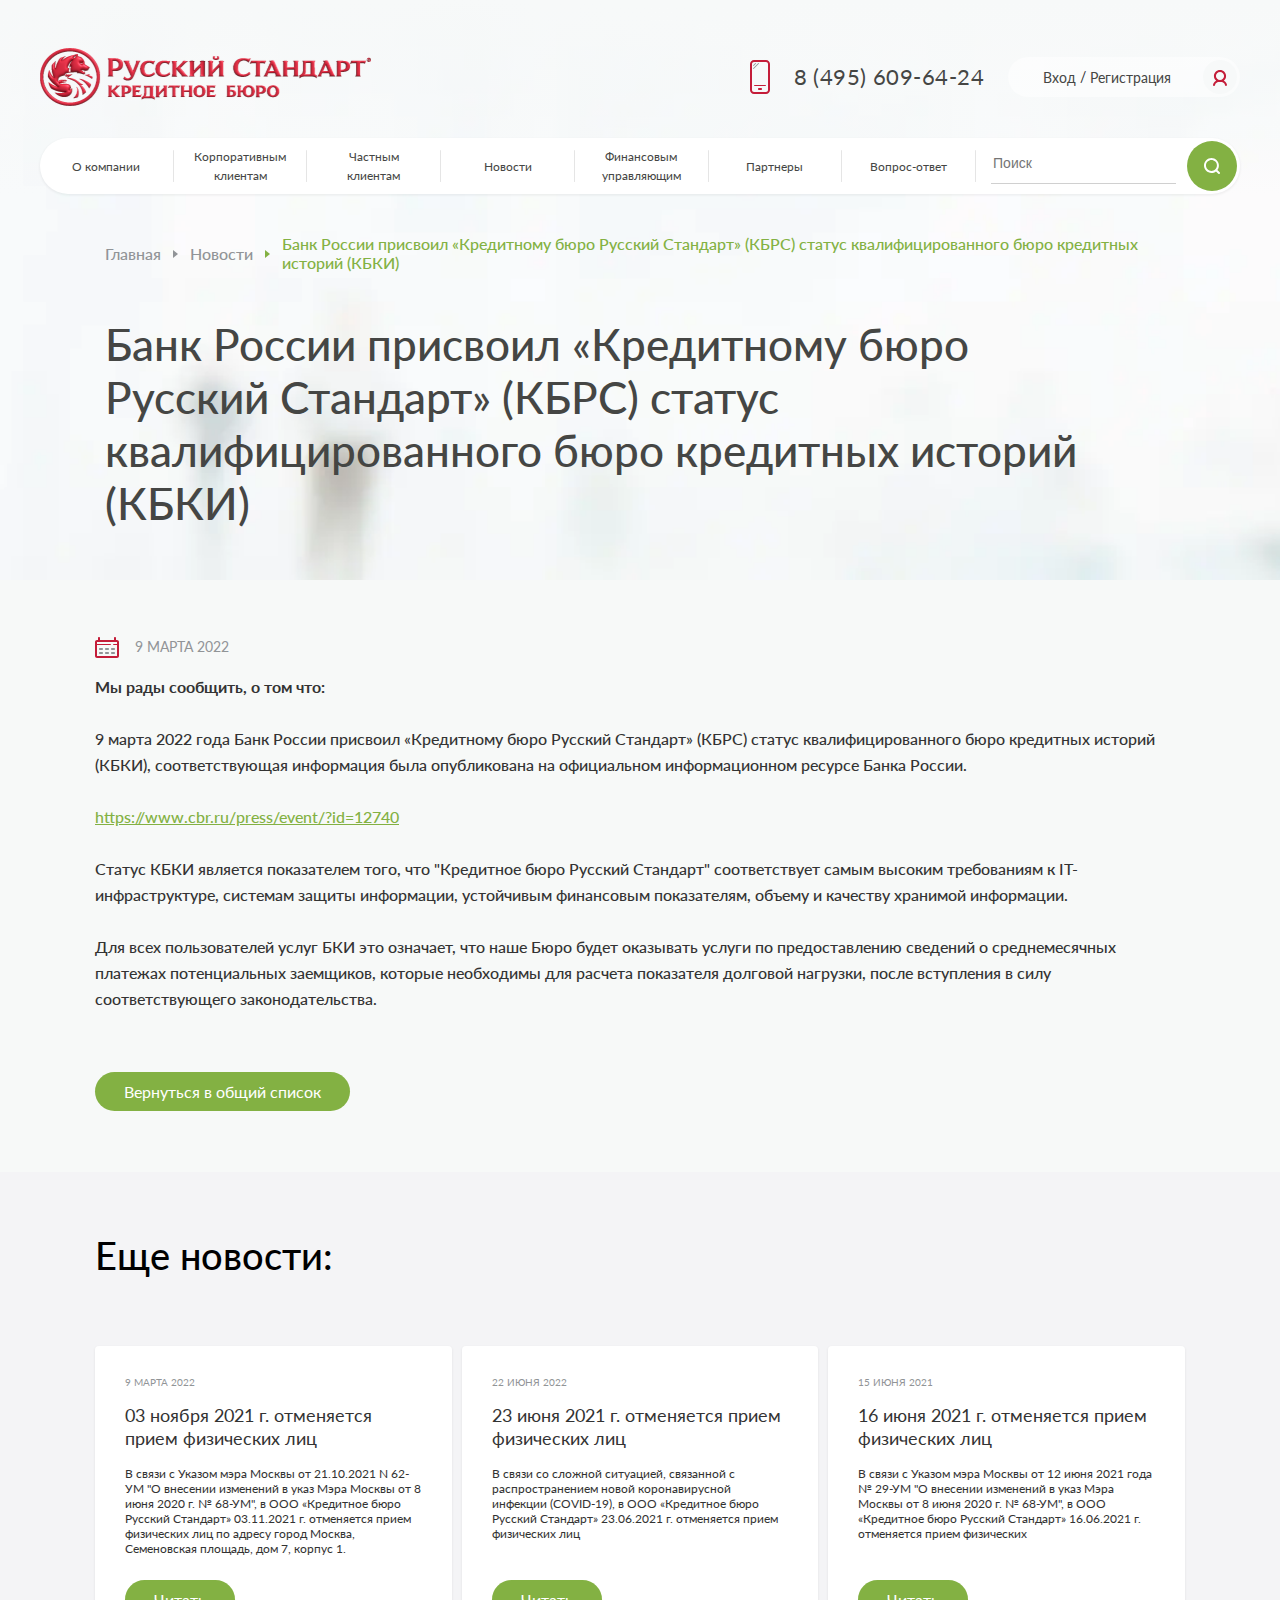
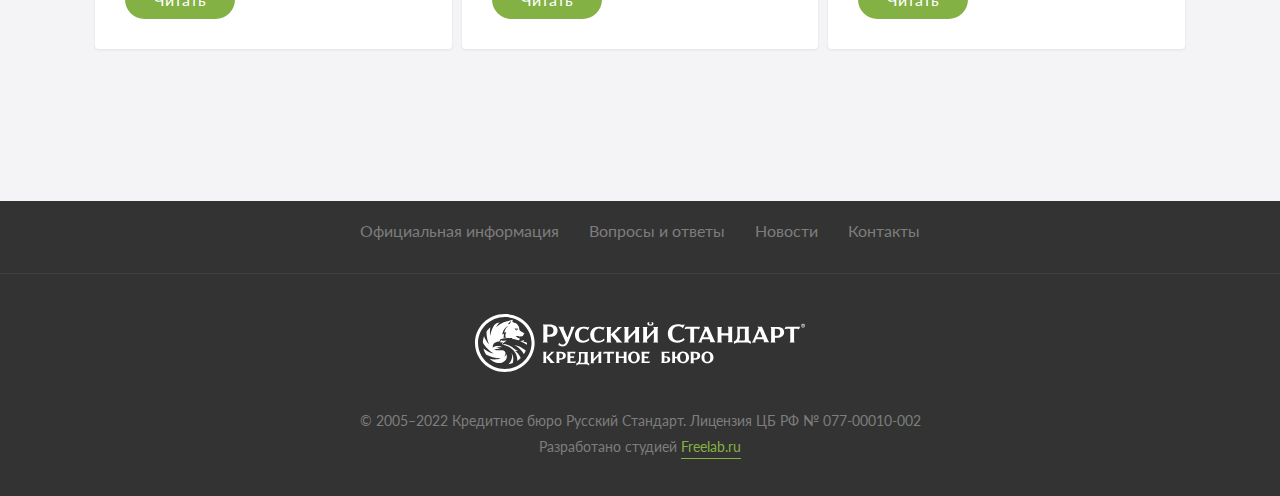
<file: most/news-detail.html>
<!DOCTYPE html><html lang="en">  <head>    <meta charset="utf-8">    <meta http-equiv="X-UA-Compatible" content="IE=Edge">    <meta name="viewport" content="width=device-width, initial-scale=1, maximum-scale=1">    <meta name="format-detection" content="telephone=no">    <title>Главная</title>    <link rel="stylesheet" href="css/imports/bootstrap.min.css">    <link rel="stylesheet" href="css/imports/global.min.css">    <link rel="stylesheet" href="css/imports/swiper-bundle.min.css">    <link rel="stylesheet" href="css/imports/animate.min.css">    <link rel="stylesheet" href="css/main.min.css">  </head>  <link rel="stylesheet" href="css/news-detail.min.css">  <body>    <div class="all">      <!--Preloader-->      <div class="page-preloader" id="page-preloader">        <svg class="circular" height="100" width="100">          <circle class="path" cx="50" cy="50" r="45" fill="none" stroke-width="5" stroke-miterlimit="10"></circle>        </svg>        <svg class="logo" height="100" width="100">          <path class="st0" d="M-270.2-1546.4l3.5,4l3.5-4H-270.2z"></path>          <path class="st0" d="M-271.2-1546.4l4,9l4-9H-271.2z"></path>          <path class="st1" d="M56,18.5c1.2-0.7,2.6-1,2.6-1c-0.3-1.1,1-3,1.7-3.8c0.2-0.2,0-0.7-1-0.1c-1.4,0.9-2.9,2.2-3.9,4.4    C55.2,18.5,55.5,18.9,56,18.5z"></path>          <path class="st1" d="M69.3,30.8c0.2-0.9-0.3-2.3-0.5-2.8c-0.2-0.4,0-0.3,0.5-0.2c0.3,0.1,0.9,0.2,1.2,0.4c0.8,0.3,0.9-0.1,1-0.7    c0.1-0.7,0.2-1.7-0.2-3.3c-0.3,2.6-0.9,2.5-1.5,2.3c-1.1-0.4-3.1-0.6-3.9-0.3C67.9,28,69.3,30.8,69.3,30.8z"></path>          <path class="st1" d="M48.8,35c0,0-0.8,2.6-0.6,6.9c1.5-0.2,3-0.4,4.7-0.4c-2.6-1-2.5-6-0.7-8.6c0.5-0.7-0.1-0.8-0.8-0.6    c-0.9,0.3-1.4,0.5-2.3,0.8c0,0,0.4-6.7,6.2-11.9c-5.4,2.4-9.6,10.2-9.2,14.9C46.6,35.8,47.9,35.2,48.8,35z"></path>          <path class="st1" d="M50,6C25.5,6,5.6,26.1,5.6,50.8c0,24.7,19.9,44.8,44.4,44.8c24.5,0,44.4-20.1,44.4-44.8C94.4,26.1,74.5,6,50,6    z M37.5,84.9c-3.9-0.8-6.9-2.5-9.1-4.1c-1.7-1.2-3.1-2.5-3.5-3c5.3,1.4,13.2,1.4,18.7-1.1C33,76.9,25.9,74.2,21,71.5    c-2-1.1-2.5-1.5-3.2-2.7c-1.6-2.8-2.6-5.3-3.5-9c4,3.6,12.7,8.3,16.9,8.7C20.4,62.2,15,52.8,14.5,51.8C14,50.9,13.2,50,13.3,48    c0.1-2.7,1-6.8,1.9-9.5c1.3,3.7,4.5,10.5,8.3,13.7c-3.8-8.2-4.4-18.8-4.3-20.7c0-0.8,0.2-1.5,0.9-2.5c1-1.4,3.2-4.1,5.4-6.1    c-0.5,2.9-1.2,8.9-0.1,14.6c1.5-8.9,4.9-15.8,7.2-18.9c0.5-0.6,0.8-1.1,1.7-1.5c1-0.5,4-1.8,7.5-2.6c-3,2.1-5.5,6.2-6.3,8.4    c10.2-9.9,20-9.8,25.7-12.4C62.4,10,63,11,63,11.7c-0.1,0.9-0.5,2.5-0.5,2.5c3.5,0.9,5,2.6,5,2.6c-0.1-0.5-0.1-1.3-0.1-1.3    c4.8,4.3,6.4,7.6,6.2,10.3c-0.1,2.4,1.7,3.8,2.7,4.3c1,0.5,4.9,3,5.6,3.6c0.6,0.5-0.3,1.6-0.9,2.2c-0.6,2-1.9,3.1-2.7,3.3    c-1.3,0.4-2.4-0.1-2.4-0.1c-0.3,0.3-0.7,0.7-0.9,1c-0.5,0.5-0.7,0.1-0.7-0.2c0-0.3,0.1-0.6-0.1-1c-0.3-0.6-0.7,0-1.3,0.2    c-0.5,0.2-0.7-0.5-0.7-0.5c-3-0.6-4.4,0.9-4.4,0.9c2.2,0.3,3.2,1.7,3.4,2.4c0.1,0.5,1.5,0.5,2,0.1c0.2-0.1,0.6-0.3,0.5,0.2    c0,0.2-0.1,0.5-0.2,0.9c1,0.6,1.3,0.7,1,1.2c-1.2,2-2.2,1.7-2.5,1.6c-4.3-1.6-8.3-2.2-10.9-2.3c0.3-0.5,1.4-1.4,1.4-1.4    c-17.4,0-20.3,2.1-21.2,3.3c-0.6,0.8-0.1,2-0.1,2c-2.1,0.4-7.2,1.3-9.6,3.4c-2.1,1.9-2.3,6.1-2.4,7.7c1-1,2.1-1.8,3.2-2.3    c2.3-1.1,5.1-0.9,8.6-0.8c1.5,0.1,2.2,0.6,2.7,1.5c0.4,0.9-0.6,0.8-1.2,0.4c-3-2-4.1,1.6-7.3,0.7c1,1.2,2.4,1.2,3.2,0.9    c3.2-1.2,4,0.1,4.2,0.4c-2.1-0.1-5.3,1.2-6.9,1.5c-2,0.4-3.9,0.5-3.9,0.5c1.3,1.6,3.2,1.6,4.6,1.6c1.4,0,5.8-0.4,8.5-0.1    c6.8,0.7,7.2,7,3.3,11c3.2-0.9,4.5-4,4.5-4C55.2,80.9,45.5,86.6,37.5,84.9z M63,85c-0.1,0.2-0.2,0.6-0.7,0.7    c-2.3,0.9-5,1.5-6.5,1.7c6.3-5.8,7.3-14.1,5-19.1C64.9,72.8,64.4,81.1,63,85z M75.7,77.3c-1.1,1.1-3,2.8-5.2,4.3    C71,68.2,61.9,60.9,58,58.3c-3.9-2.7-10.2-4.7-11.5-5.1c-1.2-0.4-1.2-0.8-0.9-1.6c0.2-0.6,1-1.9,1.3-2.4c0.1-0.1,0-0.2-0.1-0.2    c-0.6,0.1-1.8,0.5-2.5,0.8c-0.7,0.3-1.3,0.3-1.5,0.1c-1.3-1.4,1.5-4,1.5-4c0.1,0.9,0.4,1.4,1.8,1.2c1.4-0.2,6-0.6,7-0.6    c0,0-5.4,3.8-6.2,5.1c-0.9,1.3,0.5,1.1,1.2,1.2c13.8,1.2,17.2,9.8,23.2,11.4c-1.3,0.6-3.2,0.3-4.6,0c4.1,2.6,7.8,8.3,9.2,12.3    C75.9,76.6,76,77,75.7,77.3z M84.4,64c-0.9,2.6-2.2,4.9-2.9,5.9c-3.1-6.5-9.3-13.2-15.8-16c6.2,1.2,12.9,4.4,18.4,9.2    C84.3,63.3,84.5,63.6,84.4,64z M75.1,47.4c1.8,0.1,4.7-0.2,7.1-1.5c-0.2,0.7-0.9,1.8-1.9,2.3c0,0,2.5,0.5,6.3,2.1    c0.1,0,0.3,0.1,0.3,0.6c0,0.8,0,2-0.1,3.3C83.4,51.3,78.6,48.8,75.1,47.4z"></path>          <path class="st2" d="M86.5,50.3c-3.8-1.6-6.3-2.1-6.3-2.1c1.1-0.5,1.8-1.7,1.9-2.3c-2.3,1.3-5.3,1.7-7.1,1.5    c3.5,1.5,8.3,4,11.5,6.7c0.1-1.2,0.2-2.5,0.1-3.3C86.8,50.4,86.6,50.3,86.5,50.3z"></path>          <path class="st2" d="M65.7,53.9c6.5,2.9,12.6,9.6,15.8,16c0.6-1.1,1.9-3.4,2.9-5.9c0.1-0.4-0.1-0.7-0.3-0.9    C78.6,58.4,71.9,55.1,65.7,53.9z"></path>          <path class="st2" d="M66.7,64.2c1.4,0.4,3.3,0.6,4.6,0c-6.1-1.6-9.5-10.2-23.2-11.4c-0.7-0.1-2,0.1-1.2-1.2    c0.9-1.3,6.2-5.1,6.2-5.1c-1,0-5.7,0.4-7,0.6c-1.4,0.2-1.7-0.3-1.8-1.2c0,0-2.8,2.6-1.5,4c0.2,0.2,0.8,0.3,1.5-0.1    c0.6-0.3,1.8-0.7,2.5-0.8c0.1,0,0.2,0,0.1,0.2c-0.3,0.5-1.1,1.8-1.3,2.4c-0.3,0.8-0.3,1.2,0.9,1.6c1.2,0.4,7.6,2.4,11.5,5.1    c3.9,2.7,13,9.9,12.5,23.3c2.2-1.5,4-3.2,5.2-4.3c0.3-0.3,0.2-0.7,0.2-0.9C74.6,72.5,70.9,66.7,66.7,64.2z"></path>          <path class="st2" d="M48.3,74.2c4-3.9,3.6-10.3-3.3-11c-2.7-0.3-7.1,0.1-8.5,0.1c-1.4,0-3.3,0-4.6-1.6c0,0,1.9-0.1,3.9-0.5    c1.6-0.3,4.8-1.6,6.9-1.5c-0.2-0.3-1-1.6-4.2-0.4c-0.8,0.3-2.2,0.3-3.2-0.9c3.2,1,4.3-2.6,7.3-0.7c0.6,0.4,1.7,0.5,1.2-0.4    c-0.4-0.9-1.2-1.5-2.7-1.5c-3.5-0.1-6.3-0.3-8.6,0.8c-1.1,0.5-2.3,1.3-3.2,2.3c0.1-1.6,0.2-5.8,2.4-7.7c2.4-2.1,7.5-3,9.6-3.4    c0,0-0.5-1.2,0.1-2c0.9-1.2,3.8-3.3,21.2-3.3c0,0-1.1,0.9-1.4,1.4c2.5,0.1,6.6,0.8,10.9,2.3c0.3,0.1,1.3,0.4,2.5-1.6    c0.3-0.6,0-0.7-1-1.2c0.1-0.4,0.2-0.7,0.2-0.9c0-0.5-0.4-0.3-0.5-0.2c-0.6,0.4-1.9,0.4-2-0.1c-0.2-0.7-1.2-2.1-3.4-2.4    c0,0,1.4-1.5,4.4-0.9c0,0,0.2,0.7,0.7,0.5c0.6-0.2,1-0.7,1.3-0.2c0.2,0.4,0.2,0.7,0.1,1c0,0.3,0.2,0.6,0.7,0.2    c0.3-0.3,0.6-0.6,0.9-1c0,0,1.1,0.4,2.4,0.1c0.8-0.2,2.1-1.3,2.7-3.3c0.6-0.6,1.5-1.7,0.9-2.2c-0.7-0.6-4.6-3.1-5.6-3.6    c-1-0.5-2.8-1.9-2.7-4.3c0.1-2.7-1.4-6-6.2-10.3c0,0-0.1,0.8,0.1,1.3c0,0-1.5-1.7-5-2.6c0,0,0.4-1.6,0.5-2.5    c0.1-0.7-0.6-1.7-1.7-1.2C55.5,13.1,45.7,13,35.5,23c0.8-2.2,3.3-6.3,6.3-8.4c-3.5,0.8-6.4,2.1-7.5,2.6c-0.9,0.5-1.2,0.9-1.7,1.5    c-2.3,3.1-5.7,9.9-7.2,18.9c-1.1-5.7-0.3-11.6,0.1-14.6c-2.3,2-4.5,4.7-5.4,6.1c-0.7,1-0.9,1.7-0.9,2.5c-0.1,1.8,0.5,12.4,4.3,20.7    c-3.8-3.2-7.1-10-8.3-13.7c-1,2.7-1.8,6.7-1.9,9.5c-0.1,2,0.7,2.9,1.2,3.8c0.6,1,5.9,10.4,16.7,16.7c-4.2-0.4-12.9-5.2-16.9-8.7    c1,3.7,2,6.2,3.5,9c0.7,1.3,1.2,1.7,3.2,2.7c4.9,2.7,12,5.4,22.5,5.2c-5.5,2.5-13.4,2.4-18.7,1.1c0.4,0.4,1.8,1.7,3.5,3    c2.2,1.6,5.3,3.3,9.1,4.1c8,1.7,17.7-4,15.4-14.8C52.9,70.2,51.6,73.3,48.3,74.2z M69.7,26.4c0.6,0.2,1.2,0.3,1.5-2.3    c0.4,1.6,0.4,2.6,0.2,3.3c-0.1,0.6-0.2,1-1,0.7c-0.3-0.1-0.9-0.3-1.2-0.4c-0.4-0.1-0.6-0.2-0.5,0.2c0.2,0.5,0.7,1.9,0.5,2.8    c0,0-1.4-2.8-3.5-4.7C66.6,25.8,68.6,26,69.7,26.4z M55.4,18.1c1-2.2,2.5-3.5,3.9-4.4c1.1-0.6,1.2-0.1,1,0.1    c-0.6,0.8-2,2.6-1.7,3.8c0,0-1.4,0.3-2.6,1C55.5,18.9,55.2,18.5,55.4,18.1z M55.3,21.2c-5.8,5.3-6.2,11.9-6.2,11.9    c0.9-0.3,1.4-0.5,2.3-0.8c0.7-0.2,1.3-0.1,0.8,0.6c-1.8,2.6-1.9,7.6,0.7,8.6c-1.8,0.1-3.3,0.2-4.7,0.4C48,37.6,48.8,35,48.8,35    c-0.9,0.3-2.2,0.9-2.7,1.1C45.8,31.4,49.9,23.5,55.3,21.2z"></path>          <path class="st2" d="M55.9,87.4c1.5-0.2,4.2-0.8,6.5-1.7c0.5-0.2,0.6-0.5,0.7-0.7c1.4-3.9,1.9-12.2-2.1-16.7    C63.2,73.3,62.2,81.7,55.9,87.4z"></path>        </svg>      </div>      <!--Sites elements-->      <!--Overlay-->      <div class="overlay animate__animated animate__fadeIn">        <div class="overlay-all">          <div class="overlay-all__one overlay-item">            <div class="overlay-item__title">Банки, МФО и КПК</div>            <div class="nav-wrapper">              <div class="overlay-item__nav">                <div class="nav-title">Кредитные истории:</div>                <div class="nav-list"><a class="nav-list__item" href="#">Хранение кредитных историй</a><a class="nav-list__item" href="#">Сервис ЦККИ</a><a class="nav-list__item" href="#">Кредитный отчет</a></div>              </div>              <div class="overlay-item__nav">                <div class="nav-title">Кредитные истории:</div>                <div class="nav-list"><a class="nav-list__item" href="#">Рейтинг Бюро</a><a class="nav-list__item" href="#">Рейтинг работодателя</a><a class="nav-list__item" href="#">Скоринг</a></div>              </div>              <div class="overlay-item__nav">                <div class="nav-title">Сопровождение клиентов:</div>              </div>              <div class="overlay-item__nav">                <div class="nav-title">Верификация персональных данных:</div>                <div class="nav-list"><a class="nav-list__item" href="#">Верификация</a><a class="nav-list__item" href="#">Хеш-верификация</a></div>              </div>              <div class="overlay-item__nav">                <div class="nav-title">Сервисы федеральных служб:</div>                <div class="nav-list"><a class="nav-list__item" href="#">Сервис ЕГРЮЛ/ЕГРИП</a><a class="nav-list__item" href="#">Проверка паспорта</a><a class="nav-list__item" href="#">ФССП</a></div>              </div>              <div class="overlay-item__nav">                <div class="nav-title">Кредитные истории</div>              </div>            </div>          </div>          <div class="overlay-all__two overlay-item">            <div class="overlay-item__title">Для коллекторских агенств</div>            <div class="overlay-item__nav">              <div class="nav-list"><a class="nav-list__item" href="#">Хранение кредитных историй</a><a class="nav-list__item" href="#">Коллекшен рейтинг</a><a class="nav-list__item" href="#">ФССП</a></div>            </div>          </div>          <div class="overlay-all__two overlay-item">            <div class="overlay-item__title">Для страховых компаний</div>            <div class="overlay-item__nav">              <div class="nav-list"><a class="nav-list__item" href="#">Скоринг</a><a class="nav-list__item" href="#">Верификация</a><a class="nav-list__item" href="#">Хэш-верификация</a><a class="nav-list__item" href="#">Проверка паспорта</a></div>            </div>          </div>          <div class="overlay-all__two overlay-item">            <div class="overlay-item__title">Для ЖКУ</div>            <div class="overlay-item__nav">              <div class="nav-list"><a class="nav-list__item" href="#">Хранение кредитных историй</a><a class="nav-list__item" href="#">Кредитный отчет</a></div>            </div>          </div>        </div>      </div>      <!--Overlay-two-->      <div class="overlay-two animate__animated animate__fadeIn">        <div class="overlay-two-all">          <div class="overlay-item">            <div class="nav-list"><a class="nav-list__item" href="#">Кредитный отчет</a><a class="nav-list__item" href="#">Запрос/выписка ЦККИ</a><a class="nav-list__item" href="#">Скоринг</a></div>          </div>          <div class="overlay-item">            <div class="nav-list"><a class="nav-list__item" href="#">Оповещения</a><a class="nav-list__item" href="#">Подписка</a><a class="nav-list__item" href="#">Исправление кредитной истории и консультации</a></div>          </div>        </div>      </div>      <!--headerAdaptive-->      <div class="headerAdaptive">        <div class="headerAdaptive-all">          <div class="headerAdaptive-all__top">            <div class="logo"><picture><source srcset="img/logo.webp" type="image/webp"><img src="img/logo.png" alt=""></picture></div>            <div class="right"><a href="tel:84956096424">                <div class="right-phone">                  <svg width="16" height="24" viewBox="0 0 16 24" fill="none" xmlns="http://www.w3.org/2000/svg">                    <path d="M14 0H2C0.9 0 0 0.9 0 2V22C0 23.1 0.9 24 2 24H14C15.1 24 16 23.1 16 22V2C16 0.9 15.1 0 14 0ZM14 22H2V18H14V22ZM14 16H2V2H14V16Z" fill="#C41D39"></path>                    <path d="M6 21H10C10.55 21 11 20.55 11 20C11 19.45 10.55 19 10 19H6C5.45 19 5 19.45 5 20C5 20.55 5.45 21 6 21Z" fill="#C41D39"></path>                  </svg>                </div></a>              <div class="right-acc">                <svg width="14" height="16" viewBox="0 0 14 16" fill="none" xmlns="http://www.w3.org/2000/svg">                  <path d="M13.9862 14.8C13.7627 13.76 13.2549 12.79 12.5135 11.99C12.0158 11.46 11.4267 11.03 10.7767 10.7C12.1885 9.6 13.0924 7.9 13.0924 6C13.1026 2.69 10.3705 0 7.00866 0C3.64685 0 0.914745 2.69 0.914745 6C0.914745 7.9 1.81868 9.6 3.23043 10.7C2.58042 11.03 1.99134 11.46 1.49367 11.99C0.752241 12.78 0.244415 13.75 0.0209713 14.8C-0.0907505 15.34 0.254571 15.87 0.803024 15.98C0.874119 15.99 0.945215 16 1.01631 16C1.48351 16 1.91008 15.68 2.01165 15.2C2.15384 14.51 2.49916 13.87 2.98668 13.34C3.78904 12.49 4.93673 12 6.1352 12H7.87196C9.07043 12 10.2181 12.49 11.0205 13.34C11.5182 13.87 11.8533 14.51 11.9955 15.2C12.1072 15.74 12.6455 16.09 13.194 15.97C13.7424 15.86 14.0979 15.33 13.976 14.79L13.9862 14.8ZM7.00866 2C9.25325 2 11.0713 3.79 11.0713 6C11.0713 8.21 9.25325 10 7.00866 10C4.76407 10 2.94605 8.21 2.94605 6C2.94605 3.79 4.76407 2 7.00866 2Z" fill="#C41D39"></path>                </svg>              </div>            </div>          </div>          <div class="headerAdaptive-all__bottom">            <div class="menu-wrapper">              <div class="hamburger-menu"></div>            </div>            <div class="menu-form">              <form action="#">                <input type="text" placeholder="Поиск по сайту">                <svg width="16" height="16" viewBox="0 0 16 16" fill="none" xmlns="http://www.w3.org/2000/svg">                  <g clip-path="url(#clip0_50_53)">                    <path d="M15.7065 14.3001L13.3753 11.9689C14.3644 10.6766 14.9062 9.10592 14.9062 7.45075C14.9062 5.45759 14.1308 3.58868 12.7242 2.17706C9.81645 -0.725702 5.08454 -0.725702 2.18178 2.18203C-0.725957 5.08977 -0.725957 9.8167 2.18178 12.7244C3.58843 14.1311 5.4623 14.9065 7.45547 14.9065C9.11064 14.9065 10.6813 14.3647 11.9736 13.3756L14.3048 15.7067C14.4986 15.9006 14.7521 16 15.0056 16C15.2591 16 15.5126 15.9006 15.7065 15.7067C16.0942 15.319 16.0942 14.6878 15.7065 14.3001ZM3.58346 11.3178C1.45112 9.18545 1.45112 5.71605 3.58346 3.58371C4.65211 2.52003 6.04882 1.98321 7.4505 1.98321C8.85217 1.98321 10.2489 2.51506 11.3175 3.58371C12.3862 4.65237 12.918 5.98943 12.918 7.45075C12.918 8.91208 12.3514 10.2839 11.3175 11.3178C10.2837 12.3517 8.91182 12.9183 7.4505 12.9183C5.98917 12.9183 4.61732 12.3517 3.58346 11.3178Z" fill="white"></path>                  </g>                  <defs>                    <clippath id="clip0_50_53">                      <rect width="16" height="16" fill="white"></rect>                    </clippath>                  </defs>                </svg>              </form>            </div>          </div>        </div>      </div>      <!--Adaptive-->      <div class="adaptive">        <div class="adaptive-all">          <div class="adaptive-all__nav">            <div class="nav-list">              <div class="nav-item"><a href="#">О компании</a></div>              <div class="nav-item open-adaptive-one"><a href="#">Корпоративным клиентам</a>                <div class="overlay-arrow">                  <svg class="svg-one" width="10" height="7" viewBox="0 0 10 7" fill="none" xmlns="http://www.w3.org/2000/svg">                    <path d="M5.0075 6.50125C4.74751 6.50125 4.4975 6.40125 4.2975 6.21125L0.297505 2.21125C-0.0924951 1.82125 -0.0924951 1.18125 0.297505 0.791249C0.687505 0.401249 1.3275 0.401249 1.7175 0.791249L5.0075 4.08125L8.2975 0.791249C8.6875 0.401249 9.3175 0.401249 9.7075 0.791249C10.0975 1.18125 10.0975 1.81125 9.7075 2.20125L5.7175 6.21125C5.51751 6.41125 5.2675 6.50125 5.0075 6.50125Z" fill="#83B143"></path>                  </svg>                </div>              </div>              <!--overlay-adaptive-one-->              <div class="overlay-adaptive-one">                <div class="nav-list">                  <div class="nav-item"><a href="#">Личный кабинет</a>                    <div class="overlay-arrow">                      <svg class="svg-two" width="10" height="7" viewBox="0 0 10 7" fill="none" xmlns="http://www.w3.org/2000/svg">                        <path d="M5.0075 6.50125C4.74751 6.50125 4.4975 6.40125 4.2975 6.21125L0.297505 2.21125C-0.0924951 1.82125 -0.0924951 1.18125 0.297505 0.791249C0.687505 0.401249 1.3275 0.401249 1.7175 0.791249L5.0075 4.08125L8.2975 0.791249C8.6875 0.401249 9.3175 0.401249 9.7075 0.791249C10.0975 1.18125 10.0975 1.81125 9.7075 2.20125L5.7175 6.21125C5.51751 6.41125 5.2675 6.50125 5.0075 6.50125Z" fill="#83B143"></path>                      </svg>                    </div>                  </div>                  <div class="nav-item open-two"><a href="#">Банки, МФО и КПК</a>                    <div class="overlay-arrow">                      <svg class="svg-three" width="10" height="7" viewBox="0 0 10 7" fill="none" xmlns="http://www.w3.org/2000/svg">                        <path d="M5.0075 6.50125C4.74751 6.50125 4.4975 6.40125 4.2975 6.21125L0.297505 2.21125C-0.0924951 1.82125 -0.0924951 1.18125 0.297505 0.791249C0.687505 0.401249 1.3275 0.401249 1.7175 0.791249L5.0075 4.08125L8.2975 0.791249C8.6875 0.401249 9.3175 0.401249 9.7075 0.791249C10.0975 1.18125 10.0975 1.81125 9.7075 2.20125L5.7175 6.21125C5.51751 6.41125 5.2675 6.50125 5.0075 6.50125Z" fill="#83B143"></path>                      </svg>                    </div>                  </div>                  <!---->                  <div class="drop-two">                    <div class="nav-wrapper">                      <div class="overlay-item__nav">                        <div class="nav-title">Кредитные истории:</div>                        <div class="nav-list"><a class="nav-list__item" href="#">Хранение кредитных историй</a><a class="nav-list__item" href="#">Сервис ЦККИ</a><a class="nav-list__item" href="#">Кредитный отчет</a></div>                      </div>                      <div class="overlay-item__nav">                        <div class="nav-title">Оценка рисков</div>                        <div class="nav-list"><a class="nav-list__item" href="#">Хранение кредитных историй</a><a class="nav-list__item" href="#">Сервис ЦККИ</a><a class="nav-list__item" href="#">Кредитный отчет</a></div>                      </div>                      <div class="overlay-item__nav">                        <div class="nav-title">Сопровождение клиентов:</div>                      </div>                      <div class="overlay-item__nav">                        <div class="nav-title">Верификация персональных данных:</div>                        <div class="nav-list"><a class="nav-list__item" href="#">Верификация</a><a class="nav-list__item" href="#">Хеш-верификация</a></div>                      </div>                      <div class="overlay-item__nav">                        <div class="nav-title">Сервисы федеральных служб:</div>                        <div class="nav-list"><a class="nav-list__item" href="#">Сервис ЕГРЮЛ/ЕГРИП</a><a class="nav-list__item" href="#">Проверка паспорта</a><a class="nav-list__item" href="#">ФССП</a></div>                      </div>                      <div class="overlay-item__nav">                        <div class="nav-title">Кредитные истории</div>                      </div>                    </div>                  </div>                  <!---->                  <div class="nav-item open-three"><a href="#">Для коллекторских агенств</a>                    <div class="overlay-arrow">                      <svg class="svg-four" width="10" height="7" viewBox="0 0 10 7" fill="none" xmlns="http://www.w3.org/2000/svg">                        <path d="M5.0075 6.50125C4.74751 6.50125 4.4975 6.40125 4.2975 6.21125L0.297505 2.21125C-0.0924951 1.82125 -0.0924951 1.18125 0.297505 0.791249C0.687505 0.401249 1.3275 0.401249 1.7175 0.791249L5.0075 4.08125L8.2975 0.791249C8.6875 0.401249 9.3175 0.401249 9.7075 0.791249C10.0975 1.18125 10.0975 1.81125 9.7075 2.20125L5.7175 6.21125C5.51751 6.41125 5.2675 6.50125 5.0075 6.50125Z" fill="#83B143"></path>                      </svg>                    </div>                  </div>                  <!---->                  <div class="drop-three">                    <div class="overlay-item__nav">                      <div class="nav-list"><a class="nav-list__item" href="#">Хранение кредитных историй</a><a class="nav-list__item" href="#">Коллекшен рейтинг</a><a class="nav-list__item" href="#">ФССП</a></div>                    </div>                  </div>                  <!---->                  <div class="nav-item open-four"><a href="#">Для страховых компаний</a>                    <div class="overlay-arrow">                      <svg class="svg-five" width="10" height="7" viewBox="0 0 10 7" fill="none" xmlns="http://www.w3.org/2000/svg">                        <path d="M5.0075 6.50125C4.74751 6.50125 4.4975 6.40125 4.2975 6.21125L0.297505 2.21125C-0.0924951 1.82125 -0.0924951 1.18125 0.297505 0.791249C0.687505 0.401249 1.3275 0.401249 1.7175 0.791249L5.0075 4.08125L8.2975 0.791249C8.6875 0.401249 9.3175 0.401249 9.7075 0.791249C10.0975 1.18125 10.0975 1.81125 9.7075 2.20125L5.7175 6.21125C5.51751 6.41125 5.2675 6.50125 5.0075 6.50125Z" fill="#83B143"></path>                      </svg>                    </div>                  </div>                  <!---->                  <div class="drop-four">                    <div class="overlay-item__nav">                      <div class="nav-list"><a class="nav-list__item" href="#">Скоринг</a><a class="nav-list__item" href="#">Верификация</a><a class="nav-list__item" href="#">Хэш-верификация</a><a class="nav-list__item" href="#">Проверка паспорта</a></div>                    </div>                  </div>                  <!---->                  <div class="nav-item open-five"><a href="#">Для ЖКУ</a>                    <div class="overlay-arrow">                      <svg class="svg-six" width="10" height="7" viewBox="0 0 10 7" fill="none" xmlns="http://www.w3.org/2000/svg">                        <path d="M5.0075 6.50125C4.74751 6.50125 4.4975 6.40125 4.2975 6.21125L0.297505 2.21125C-0.0924951 1.82125 -0.0924951 1.18125 0.297505 0.791249C0.687505 0.401249 1.3275 0.401249 1.7175 0.791249L5.0075 4.08125L8.2975 0.791249C8.6875 0.401249 9.3175 0.401249 9.7075 0.791249C10.0975 1.18125 10.0975 1.81125 9.7075 2.20125L5.7175 6.21125C5.51751 6.41125 5.2675 6.50125 5.0075 6.50125Z" fill="#83B143"></path>                      </svg>                    </div>                  </div>                  <!---->                  <div class="drop-five">                    <div class="overlay-item__nav">                      <div class="nav-list"><a class="nav-list__item" href="#">Хранение кредитных историй</a><a class="nav-list__item" href="#">Кредитный отчет</a></div>                    </div>                  </div>                  <!---->                </div>              </div>              <!---->              <div class="nav-item open-adaptive-two"><a href="#">Частным клиентам</a>                <div class="overlay-arrow">                  <svg class="svg-seven" width="10" height="7" viewBox="0 0 10 7" fill="none" xmlns="http://www.w3.org/2000/svg">                    <path d="M5.0075 6.50125C4.74751 6.50125 4.4975 6.40125 4.2975 6.21125L0.297505 2.21125C-0.0924951 1.82125 -0.0924951 1.18125 0.297505 0.791249C0.687505 0.401249 1.3275 0.401249 1.7175 0.791249L5.0075 4.08125L8.2975 0.791249C8.6875 0.401249 9.3175 0.401249 9.7075 0.791249C10.0975 1.18125 10.0975 1.81125 9.7075 2.20125L5.7175 6.21125C5.51751 6.41125 5.2675 6.50125 5.0075 6.50125Z" fill="#83B143"></path>                  </svg>                </div>              </div>              <!--overlay-adaptive-two-->              <div class="overlay-adaptive-two">                <div class="overlay-adaptive-two-all">                  <div class="overlay-item">                    <div class="nav-list"><a class="nav-list__item" href="#">Кредитный отчет</a><a class="nav-list__item" href="#">Запрос/выписка ЦККИ</a><a class="nav-list__item" href="#">Скоринг</a></div>                  </div>                  <div class="overlay-item">                    <div class="nav-list"><a class="nav-list__item" href="#">Оповещения</a><a class="nav-list__item" href="#">Подписка</a><a class="nav-list__item" href="#">Исправление кредитной истории и консультации</a></div>                  </div>                </div>              </div>              <!---->              <div class="nav-item"><a href="#">Новости</a></div>              <div class="nav-item"><a href="#">Финансовым управляющим</a></div>              <div class="nav-item"><a href="#">Партнеры</a></div>              <div class="nav-item"><a href="#">Вопрос-ответ</a></div>            </div>          </div>        </div>      </div>      <!--Header-->      <header class="header">        <div class="header-all">          <div class="header-all__top">            <div class="header-logo"><a href="#"><picture><source srcset="img/logo.svg" type="image/webp"><img src="img/logo.svg" alt=""></picture></a></div>            <div class="header-profile">              <div class="header-profile__phone"><a href="tel:84956096424">                  <div class="phone-img"><picture><source srcset="img/phone.svg" type="image/webp"><img src="img/phone.svg" alt=""></picture></div>                  <div class="phone-number">8 (495) 609-64-24</div></a></div>              <div class="header-profile__account">                <div class="account-sign">                  <div class="account-sign__login">Вход</div><span>/</span>                  <div class="account-sign__reg">Регистрация</div>                </div>                <div class="account-logo"><picture><source srcset="img/account.svg" type="image/webp"><img src="img/account.svg" alt=""></picture></div>                <div class="dropdown-block"><a href="#" target="_blank">Для физических лиц</a><a href="#" target="_blank">Для корпоративных клиентов</a></div>              </div>            </div>          </div>          <div class="header-all__nav">            <div class="nav-list">              <div class="nav-item"><a href="#">О компании</a></div>              <div class="hr-wrapper">                <div class="nav-hr"></div>              </div>              <div class="nav-item overlay-open-one"><a href="#">Корпоративным клиентам</a></div>              <div class="hr-wrapper">                <div class="nav-hr"></div>              </div>              <div class="nav-item overlay-open-two"><a href="#">Частным клиентам</a></div>              <div class="hr-wrapper">                <div class="nav-hr"></div>              </div>              <div class="nav-item"><a href="#">Новости</a></div>              <div class="hr-wrapper">                <div class="nav-hr"></div>              </div>              <div class="nav-item"><a href="#">Финансовым управляющим</a></div>              <div class="hr-wrapper">                <div class="nav-hr"></div>              </div>              <div class="nav-item"><a href="#">Партнеры</a></div>              <div class="hr-wrapper">                <div class="nav-hr"></div>              </div>              <div class="nav-item"><a href="#">Вопрос-ответ</a></div>              <div class="hr-wrapper">                <div class="nav-hr"></div>              </div>              <div class="nav-item">                <form action="#">                  <input type="text" placeholder="Поиск"><a class="search" href="#"><picture><source srcset="img/search.svg" type="image/webp"><img src="img/search.svg" alt=""></picture></a>                </form>              </div>            </div>          </div>        </div>      </header>      <!--Promo-->      <div class="promo">        <div class="container">          <div class="promo-all">            <div class="promo-all__text">              <div class="pages"><a href="#">                  <div class="pages-main">Главная</div></a>                <div class="pages-arrow">                  <svg width="5" height="8" viewBox="0 0 5 8" fill="none" xmlns="http://www.w3.org/2000/svg">                    <path d="M5 3.99999L1.27146e-07 8L0 0L5 3.99999Z" fill="#83B143"></path>                  </svg>                </div><a href="#">                  <div class="pages-main">Новости</div></a>                <div class="pages-arrow">                  <svg class="arrow-last" width="5" height="8" viewBox="0 0 5 8" fill="none" xmlns="http://www.w3.org/2000/svg">                    <path d="M5 3.99999L1.27146e-07 8L0 0L5 3.99999Z" fill="#83B143"></path>                  </svg>                </div><a href="#">                  <div class="pages-now">Банк России присвоил «Кредитному бюро Русский Стандарт» (КБРС) статус квалифицированного бюро кредитных историй (КБКИ)</div></a>              </div>              <div class="title">Банк России присвоил «Кредитному бюро Русский Стандарт» (КБРС) статус квалифицированного бюро кредитных историй (КБКИ)</div>            </div>          </div>        </div>      </div>      <!--Message-->      <div class="message">        <div class="container">          <div class="message-all">            <div class="message-all__date">              <div class="date-icon"><picture><source srcset="img/date.svg" type="image/webp"><img src="img/date.svg" alt=""></picture></div>              <div class="date-text">9 МАРТА 2022</div>            </div>            <div class="message-all__text">              <span>Мы рады сообщить, о том что:</span>              <br><br>              9 марта 2022 года Банк России присвоил «Кредитному бюро Русский Стандарт» (КБРС) статус квалифицированного бюро кредитных историй (КБКИ), соответствующая информация была опубликована на официальном информационном ресурсе Банка России.              <br><br>              <a href="#">https://www.cbr.ru/press/event/?id=12740</a>              <br><br>              Статус КБКИ является показателем того, что "Кредитное бюро Русский Стандарт" соответствует самым высоким требованиям к IT-инфраструктуре, системам защиты информации, устойчивым финансовым показателям, объему и качеству хранимой информации.              <br><br>              Для всех пользователей услуг БКИ это означает, что наше Бюро будет оказывать услуги по предоставлению сведений о среднемесячных платежах потенциальных заемщиков, которые необходимы для расчета показателя долговой нагрузки, после вступления в силу соответствующего законодательства.            </div>            <div class="message-all__button"><a href="#">Вернуться в общий список</a></div>          </div>        </div>      </div>      <!--otherNews-->      <div class="otherNews">        <div class="container">          <div class="otherNews-all">            <div class="otherNews-all__title">Еще новости:</div>            <div class="otherNews-all__main">              <div class="main-item">                <div class="main-item__date">9 МАРТА 2022</div><a href="#">                  <div class="main-item__title">03 ноября 2021 г. отменяется прием физических лиц</div></a>                <div class="main-item__text">                  В связи с Указом мэра Москвы от 21.10.2021 N 62-УМ "О внесении изменений в                   указ Мэра Москвы от 8 июня 2020 г. № 68-УМ", в ООО «Кредитное бюро Русский Стандарт»                   03.11.2021 г. отменяется прием физических лиц по адресу город Москва,                   Семеновская площадь, дом 7, корпус 1.                </div>                <div class="main-item__button"><a href="#">Читать</a></div>              </div>              <div class="main-item">                <div class="main-item__date">22 ИЮНЯ 2022</div><a href="#">                  <div class="main-item__title">23 июня 2021 г. отменяется прием физических лиц</div></a>                <div class="main-item__text">                  В связи со сложной ситуацией, связанной с распространением новой коронавирусной                   инфекции (COVID-19), в ООО «Кредитное бюро Русский Стандарт» 23.06.2021 г. отменяется                   прием физических лиц                </div>                <div class="main-item__button"><a href="#">Читать</a></div>              </div>              <div class="main-item">                <div class="main-item__date">15 ИЮНЯ 2021</div><a href="#">                  <div class="main-item__title">16 июня 2021 г. отменяется прием физических лиц</div></a>                <div class="main-item__text">                  В связи с Указом мэра Москвы от 12 июня 2021 года № 29-УМ "О внесении изменений в указ                   Мэра Москвы от 8 июня 2020 г. № 68-УМ", в ООО «Кредитное бюро Русский Стандарт»                   16.06.2021 г. отменяется прием физических                </div>                <div class="main-item__button"><a href="#">Читать</a></div>              </div>            </div>          </div>        </div>      </div>      <footer class="footer">        <div class="footer-all">          <div class="footer-all__nav">            <ul>              <li><a href="#">Официальная информация</a></li>              <li><a href="#">Вопросы и ответы</a></li>              <li><a href="#">Новости</a></li>              <li><a href="#">Контакты</a></li>            </ul>          </div>          <div class="hr"></div>          <div class="footer-all__logo"><a href="#"><picture><source srcset="img/logo2.svg" type="image/webp"><img src="img/logo2.svg" alt=""></picture></a></div>          <div class="footer-all__copy">© 2005–2022 Кредитное бюро Русский Стандарт. Лицензия ЦБ РФ № 077-00010-002</div>          <div class="footer-all__text">Разработано студией <a href="#">Freelab.ru</a></div>        </div>      </footer>    </div>    <script src="js/jquery-3.6.0.min.js"></script>    <script src="js/swiper-bundle.min.js"></script>    <script src="js/jquery.maskedinput.min.js"></script>    <script src="js/map.js"></script>    <script src="js/main.js"></script>  </body></html>
</file>
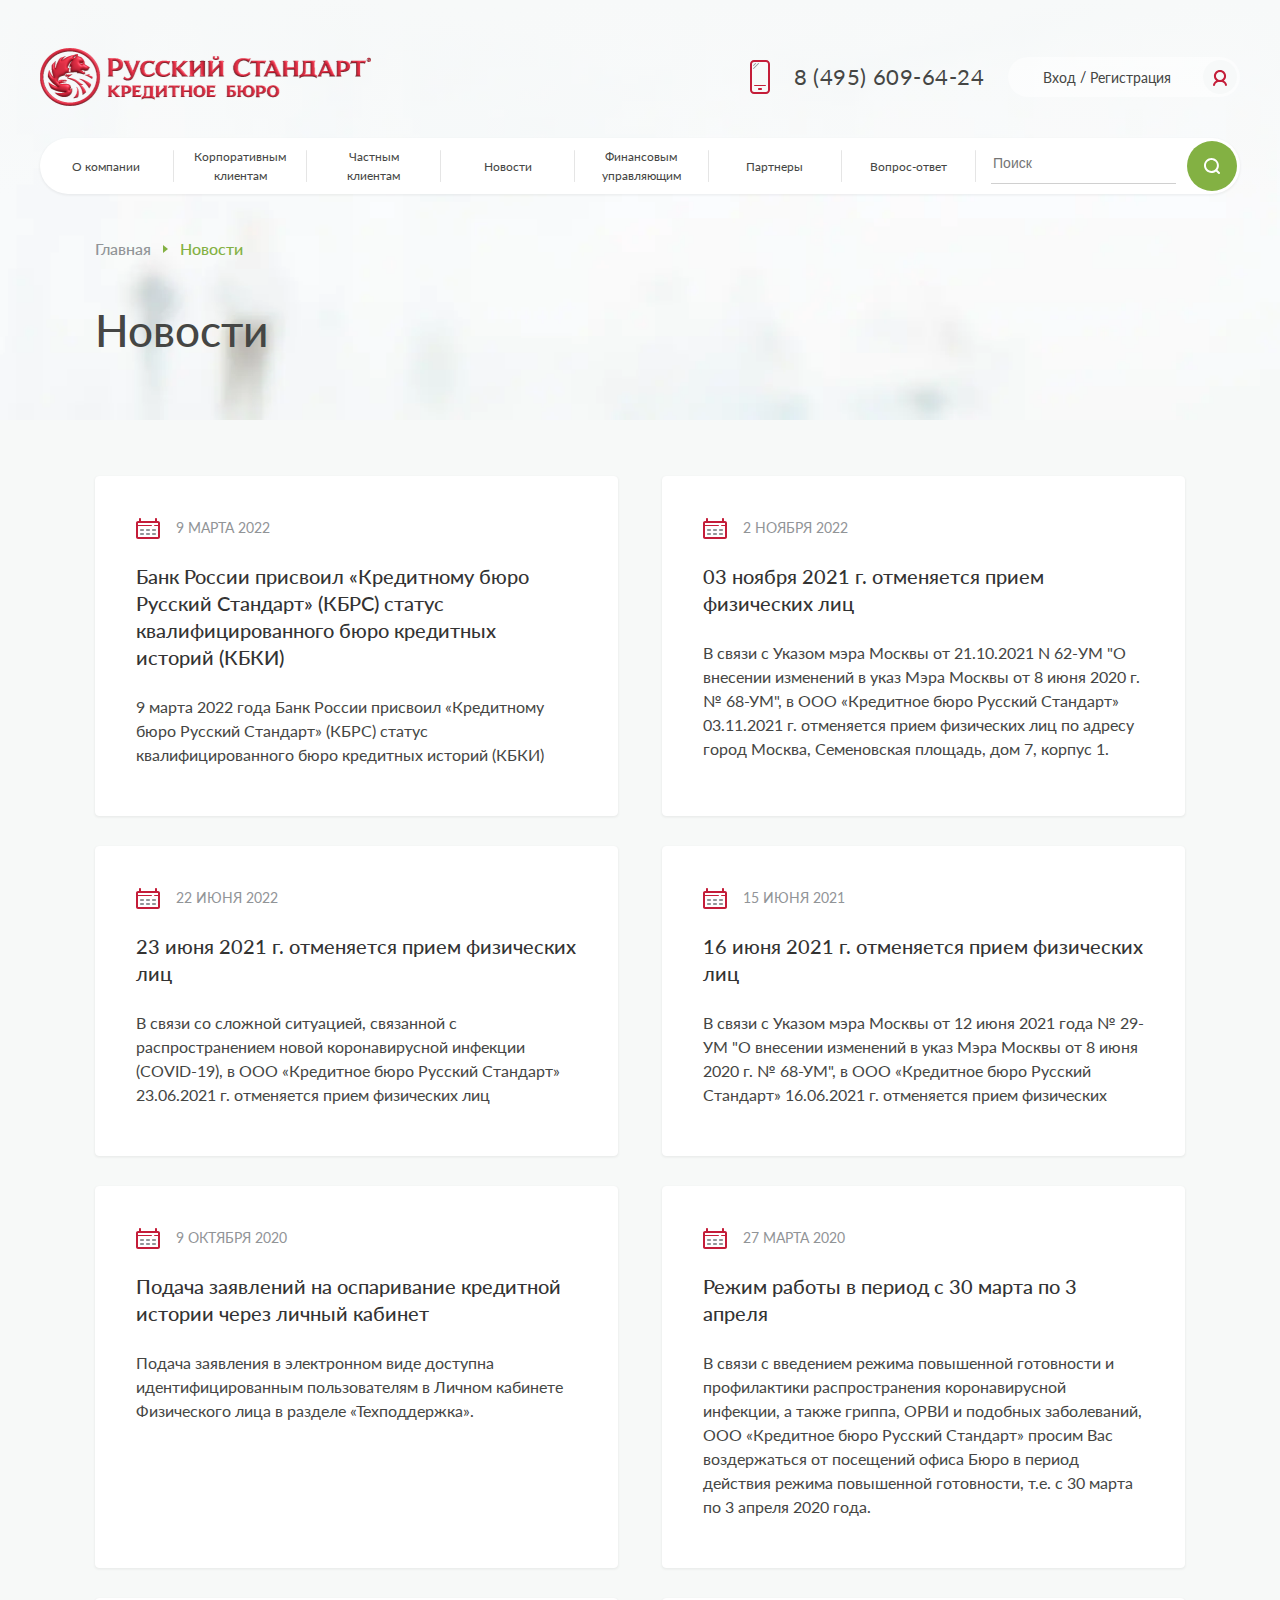
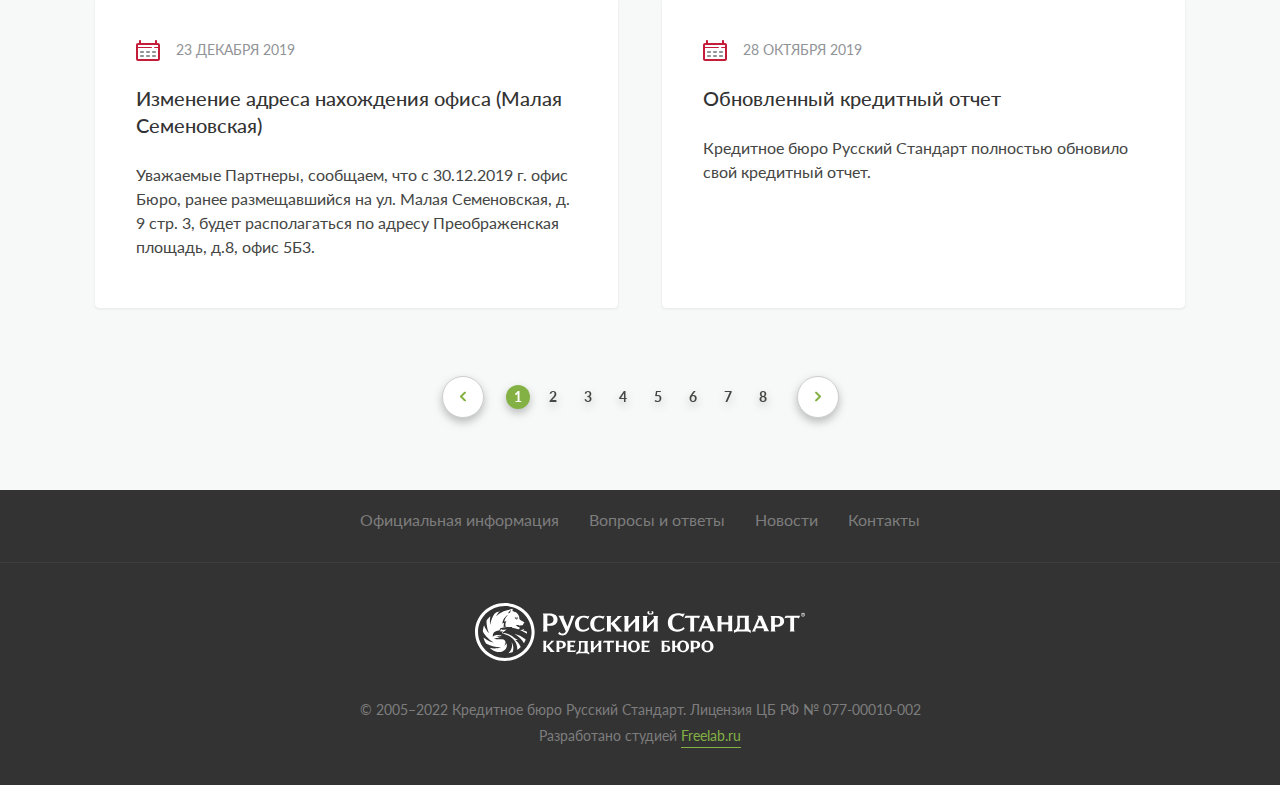
<file: most/news.html>
<!DOCTYPE html><html lang="en">  <head>    <meta charset="utf-8">    <meta http-equiv="X-UA-Compatible" content="IE=Edge">    <meta name="viewport" content="width=device-width, initial-scale=1, maximum-scale=1">    <meta name="format-detection" content="telephone=no">    <title>Главная</title>    <link rel="stylesheet" href="css/imports/bootstrap.min.css">    <link rel="stylesheet" href="css/imports/global.min.css">    <link rel="stylesheet" href="css/imports/swiper-bundle.min.css">    <link rel="stylesheet" href="css/imports/animate.min.css">    <link rel="stylesheet" href="css/main.min.css">  </head>  <link rel="stylesheet" href="css/news.min.css">  <body>    <div class="all">      <!--Preloader-->      <div class="page-preloader" id="page-preloader">        <svg class="circular" height="100" width="100">          <circle class="path" cx="50" cy="50" r="45" fill="none" stroke-width="5" stroke-miterlimit="10"></circle>        </svg>        <svg class="logo" height="100" width="100">          <path class="st0" d="M-270.2-1546.4l3.5,4l3.5-4H-270.2z"></path>          <path class="st0" d="M-271.2-1546.4l4,9l4-9H-271.2z"></path>          <path class="st1" d="M56,18.5c1.2-0.7,2.6-1,2.6-1c-0.3-1.1,1-3,1.7-3.8c0.2-0.2,0-0.7-1-0.1c-1.4,0.9-2.9,2.2-3.9,4.4    C55.2,18.5,55.5,18.9,56,18.5z"></path>          <path class="st1" d="M69.3,30.8c0.2-0.9-0.3-2.3-0.5-2.8c-0.2-0.4,0-0.3,0.5-0.2c0.3,0.1,0.9,0.2,1.2,0.4c0.8,0.3,0.9-0.1,1-0.7    c0.1-0.7,0.2-1.7-0.2-3.3c-0.3,2.6-0.9,2.5-1.5,2.3c-1.1-0.4-3.1-0.6-3.9-0.3C67.9,28,69.3,30.8,69.3,30.8z"></path>          <path class="st1" d="M48.8,35c0,0-0.8,2.6-0.6,6.9c1.5-0.2,3-0.4,4.7-0.4c-2.6-1-2.5-6-0.7-8.6c0.5-0.7-0.1-0.8-0.8-0.6    c-0.9,0.3-1.4,0.5-2.3,0.8c0,0,0.4-6.7,6.2-11.9c-5.4,2.4-9.6,10.2-9.2,14.9C46.6,35.8,47.9,35.2,48.8,35z"></path>          <path class="st1" d="M50,6C25.5,6,5.6,26.1,5.6,50.8c0,24.7,19.9,44.8,44.4,44.8c24.5,0,44.4-20.1,44.4-44.8C94.4,26.1,74.5,6,50,6    z M37.5,84.9c-3.9-0.8-6.9-2.5-9.1-4.1c-1.7-1.2-3.1-2.5-3.5-3c5.3,1.4,13.2,1.4,18.7-1.1C33,76.9,25.9,74.2,21,71.5    c-2-1.1-2.5-1.5-3.2-2.7c-1.6-2.8-2.6-5.3-3.5-9c4,3.6,12.7,8.3,16.9,8.7C20.4,62.2,15,52.8,14.5,51.8C14,50.9,13.2,50,13.3,48    c0.1-2.7,1-6.8,1.9-9.5c1.3,3.7,4.5,10.5,8.3,13.7c-3.8-8.2-4.4-18.8-4.3-20.7c0-0.8,0.2-1.5,0.9-2.5c1-1.4,3.2-4.1,5.4-6.1    c-0.5,2.9-1.2,8.9-0.1,14.6c1.5-8.9,4.9-15.8,7.2-18.9c0.5-0.6,0.8-1.1,1.7-1.5c1-0.5,4-1.8,7.5-2.6c-3,2.1-5.5,6.2-6.3,8.4    c10.2-9.9,20-9.8,25.7-12.4C62.4,10,63,11,63,11.7c-0.1,0.9-0.5,2.5-0.5,2.5c3.5,0.9,5,2.6,5,2.6c-0.1-0.5-0.1-1.3-0.1-1.3    c4.8,4.3,6.4,7.6,6.2,10.3c-0.1,2.4,1.7,3.8,2.7,4.3c1,0.5,4.9,3,5.6,3.6c0.6,0.5-0.3,1.6-0.9,2.2c-0.6,2-1.9,3.1-2.7,3.3    c-1.3,0.4-2.4-0.1-2.4-0.1c-0.3,0.3-0.7,0.7-0.9,1c-0.5,0.5-0.7,0.1-0.7-0.2c0-0.3,0.1-0.6-0.1-1c-0.3-0.6-0.7,0-1.3,0.2    c-0.5,0.2-0.7-0.5-0.7-0.5c-3-0.6-4.4,0.9-4.4,0.9c2.2,0.3,3.2,1.7,3.4,2.4c0.1,0.5,1.5,0.5,2,0.1c0.2-0.1,0.6-0.3,0.5,0.2    c0,0.2-0.1,0.5-0.2,0.9c1,0.6,1.3,0.7,1,1.2c-1.2,2-2.2,1.7-2.5,1.6c-4.3-1.6-8.3-2.2-10.9-2.3c0.3-0.5,1.4-1.4,1.4-1.4    c-17.4,0-20.3,2.1-21.2,3.3c-0.6,0.8-0.1,2-0.1,2c-2.1,0.4-7.2,1.3-9.6,3.4c-2.1,1.9-2.3,6.1-2.4,7.7c1-1,2.1-1.8,3.2-2.3    c2.3-1.1,5.1-0.9,8.6-0.8c1.5,0.1,2.2,0.6,2.7,1.5c0.4,0.9-0.6,0.8-1.2,0.4c-3-2-4.1,1.6-7.3,0.7c1,1.2,2.4,1.2,3.2,0.9    c3.2-1.2,4,0.1,4.2,0.4c-2.1-0.1-5.3,1.2-6.9,1.5c-2,0.4-3.9,0.5-3.9,0.5c1.3,1.6,3.2,1.6,4.6,1.6c1.4,0,5.8-0.4,8.5-0.1    c6.8,0.7,7.2,7,3.3,11c3.2-0.9,4.5-4,4.5-4C55.2,80.9,45.5,86.6,37.5,84.9z M63,85c-0.1,0.2-0.2,0.6-0.7,0.7    c-2.3,0.9-5,1.5-6.5,1.7c6.3-5.8,7.3-14.1,5-19.1C64.9,72.8,64.4,81.1,63,85z M75.7,77.3c-1.1,1.1-3,2.8-5.2,4.3    C71,68.2,61.9,60.9,58,58.3c-3.9-2.7-10.2-4.7-11.5-5.1c-1.2-0.4-1.2-0.8-0.9-1.6c0.2-0.6,1-1.9,1.3-2.4c0.1-0.1,0-0.2-0.1-0.2    c-0.6,0.1-1.8,0.5-2.5,0.8c-0.7,0.3-1.3,0.3-1.5,0.1c-1.3-1.4,1.5-4,1.5-4c0.1,0.9,0.4,1.4,1.8,1.2c1.4-0.2,6-0.6,7-0.6    c0,0-5.4,3.8-6.2,5.1c-0.9,1.3,0.5,1.1,1.2,1.2c13.8,1.2,17.2,9.8,23.2,11.4c-1.3,0.6-3.2,0.3-4.6,0c4.1,2.6,7.8,8.3,9.2,12.3    C75.9,76.6,76,77,75.7,77.3z M84.4,64c-0.9,2.6-2.2,4.9-2.9,5.9c-3.1-6.5-9.3-13.2-15.8-16c6.2,1.2,12.9,4.4,18.4,9.2    C84.3,63.3,84.5,63.6,84.4,64z M75.1,47.4c1.8,0.1,4.7-0.2,7.1-1.5c-0.2,0.7-0.9,1.8-1.9,2.3c0,0,2.5,0.5,6.3,2.1    c0.1,0,0.3,0.1,0.3,0.6c0,0.8,0,2-0.1,3.3C83.4,51.3,78.6,48.8,75.1,47.4z"></path>          <path class="st2" d="M86.5,50.3c-3.8-1.6-6.3-2.1-6.3-2.1c1.1-0.5,1.8-1.7,1.9-2.3c-2.3,1.3-5.3,1.7-7.1,1.5    c3.5,1.5,8.3,4,11.5,6.7c0.1-1.2,0.2-2.5,0.1-3.3C86.8,50.4,86.6,50.3,86.5,50.3z"></path>          <path class="st2" d="M65.7,53.9c6.5,2.9,12.6,9.6,15.8,16c0.6-1.1,1.9-3.4,2.9-5.9c0.1-0.4-0.1-0.7-0.3-0.9    C78.6,58.4,71.9,55.1,65.7,53.9z"></path>          <path class="st2" d="M66.7,64.2c1.4,0.4,3.3,0.6,4.6,0c-6.1-1.6-9.5-10.2-23.2-11.4c-0.7-0.1-2,0.1-1.2-1.2    c0.9-1.3,6.2-5.1,6.2-5.1c-1,0-5.7,0.4-7,0.6c-1.4,0.2-1.7-0.3-1.8-1.2c0,0-2.8,2.6-1.5,4c0.2,0.2,0.8,0.3,1.5-0.1    c0.6-0.3,1.8-0.7,2.5-0.8c0.1,0,0.2,0,0.1,0.2c-0.3,0.5-1.1,1.8-1.3,2.4c-0.3,0.8-0.3,1.2,0.9,1.6c1.2,0.4,7.6,2.4,11.5,5.1    c3.9,2.7,13,9.9,12.5,23.3c2.2-1.5,4-3.2,5.2-4.3c0.3-0.3,0.2-0.7,0.2-0.9C74.6,72.5,70.9,66.7,66.7,64.2z"></path>          <path class="st2" d="M48.3,74.2c4-3.9,3.6-10.3-3.3-11c-2.7-0.3-7.1,0.1-8.5,0.1c-1.4,0-3.3,0-4.6-1.6c0,0,1.9-0.1,3.9-0.5    c1.6-0.3,4.8-1.6,6.9-1.5c-0.2-0.3-1-1.6-4.2-0.4c-0.8,0.3-2.2,0.3-3.2-0.9c3.2,1,4.3-2.6,7.3-0.7c0.6,0.4,1.7,0.5,1.2-0.4    c-0.4-0.9-1.2-1.5-2.7-1.5c-3.5-0.1-6.3-0.3-8.6,0.8c-1.1,0.5-2.3,1.3-3.2,2.3c0.1-1.6,0.2-5.8,2.4-7.7c2.4-2.1,7.5-3,9.6-3.4    c0,0-0.5-1.2,0.1-2c0.9-1.2,3.8-3.3,21.2-3.3c0,0-1.1,0.9-1.4,1.4c2.5,0.1,6.6,0.8,10.9,2.3c0.3,0.1,1.3,0.4,2.5-1.6    c0.3-0.6,0-0.7-1-1.2c0.1-0.4,0.2-0.7,0.2-0.9c0-0.5-0.4-0.3-0.5-0.2c-0.6,0.4-1.9,0.4-2-0.1c-0.2-0.7-1.2-2.1-3.4-2.4    c0,0,1.4-1.5,4.4-0.9c0,0,0.2,0.7,0.7,0.5c0.6-0.2,1-0.7,1.3-0.2c0.2,0.4,0.2,0.7,0.1,1c0,0.3,0.2,0.6,0.7,0.2    c0.3-0.3,0.6-0.6,0.9-1c0,0,1.1,0.4,2.4,0.1c0.8-0.2,2.1-1.3,2.7-3.3c0.6-0.6,1.5-1.7,0.9-2.2c-0.7-0.6-4.6-3.1-5.6-3.6    c-1-0.5-2.8-1.9-2.7-4.3c0.1-2.7-1.4-6-6.2-10.3c0,0-0.1,0.8,0.1,1.3c0,0-1.5-1.7-5-2.6c0,0,0.4-1.6,0.5-2.5    c0.1-0.7-0.6-1.7-1.7-1.2C55.5,13.1,45.7,13,35.5,23c0.8-2.2,3.3-6.3,6.3-8.4c-3.5,0.8-6.4,2.1-7.5,2.6c-0.9,0.5-1.2,0.9-1.7,1.5    c-2.3,3.1-5.7,9.9-7.2,18.9c-1.1-5.7-0.3-11.6,0.1-14.6c-2.3,2-4.5,4.7-5.4,6.1c-0.7,1-0.9,1.7-0.9,2.5c-0.1,1.8,0.5,12.4,4.3,20.7    c-3.8-3.2-7.1-10-8.3-13.7c-1,2.7-1.8,6.7-1.9,9.5c-0.1,2,0.7,2.9,1.2,3.8c0.6,1,5.9,10.4,16.7,16.7c-4.2-0.4-12.9-5.2-16.9-8.7    c1,3.7,2,6.2,3.5,9c0.7,1.3,1.2,1.7,3.2,2.7c4.9,2.7,12,5.4,22.5,5.2c-5.5,2.5-13.4,2.4-18.7,1.1c0.4,0.4,1.8,1.7,3.5,3    c2.2,1.6,5.3,3.3,9.1,4.1c8,1.7,17.7-4,15.4-14.8C52.9,70.2,51.6,73.3,48.3,74.2z M69.7,26.4c0.6,0.2,1.2,0.3,1.5-2.3    c0.4,1.6,0.4,2.6,0.2,3.3c-0.1,0.6-0.2,1-1,0.7c-0.3-0.1-0.9-0.3-1.2-0.4c-0.4-0.1-0.6-0.2-0.5,0.2c0.2,0.5,0.7,1.9,0.5,2.8    c0,0-1.4-2.8-3.5-4.7C66.6,25.8,68.6,26,69.7,26.4z M55.4,18.1c1-2.2,2.5-3.5,3.9-4.4c1.1-0.6,1.2-0.1,1,0.1    c-0.6,0.8-2,2.6-1.7,3.8c0,0-1.4,0.3-2.6,1C55.5,18.9,55.2,18.5,55.4,18.1z M55.3,21.2c-5.8,5.3-6.2,11.9-6.2,11.9    c0.9-0.3,1.4-0.5,2.3-0.8c0.7-0.2,1.3-0.1,0.8,0.6c-1.8,2.6-1.9,7.6,0.7,8.6c-1.8,0.1-3.3,0.2-4.7,0.4C48,37.6,48.8,35,48.8,35    c-0.9,0.3-2.2,0.9-2.7,1.1C45.8,31.4,49.9,23.5,55.3,21.2z"></path>          <path class="st2" d="M55.9,87.4c1.5-0.2,4.2-0.8,6.5-1.7c0.5-0.2,0.6-0.5,0.7-0.7c1.4-3.9,1.9-12.2-2.1-16.7    C63.2,73.3,62.2,81.7,55.9,87.4z"></path>        </svg>      </div>      <!--Sites elements-->      <!--Overlay-->      <div class="overlay animate__animated animate__fadeIn">        <div class="overlay-all">          <div class="overlay-all__one overlay-item">            <div class="overlay-item__title">Банки, МФО и КПК</div>            <div class="nav-wrapper">              <div class="overlay-item__nav">                <div class="nav-title">Кредитные истории:</div>                <div class="nav-list"><a class="nav-list__item" href="#">Хранение кредитных историй</a><a class="nav-list__item" href="#">Сервис ЦККИ</a><a class="nav-list__item" href="#">Кредитный отчет</a></div>              </div>              <div class="overlay-item__nav">                <div class="nav-title">Кредитные истории:</div>                <div class="nav-list"><a class="nav-list__item" href="#">Рейтинг Бюро</a><a class="nav-list__item" href="#">Рейтинг работодателя</a><a class="nav-list__item" href="#">Скоринг</a></div>              </div>              <div class="overlay-item__nav">                <div class="nav-title">Сопровождение клиентов:</div>              </div>              <div class="overlay-item__nav">                <div class="nav-title">Верификация персональных данных:</div>                <div class="nav-list"><a class="nav-list__item" href="#">Верификация</a><a class="nav-list__item" href="#">Хеш-верификация</a></div>              </div>              <div class="overlay-item__nav">                <div class="nav-title">Сервисы федеральных служб:</div>                <div class="nav-list"><a class="nav-list__item" href="#">Сервис ЕГРЮЛ/ЕГРИП</a><a class="nav-list__item" href="#">Проверка паспорта</a><a class="nav-list__item" href="#">ФССП</a></div>              </div>              <div class="overlay-item__nav">                <div class="nav-title">Кредитные истории</div>              </div>            </div>          </div>          <div class="overlay-all__two overlay-item">            <div class="overlay-item__title">Для коллекторских агенств</div>            <div class="overlay-item__nav">              <div class="nav-list"><a class="nav-list__item" href="#">Хранение кредитных историй</a><a class="nav-list__item" href="#">Коллекшен рейтинг</a><a class="nav-list__item" href="#">ФССП</a></div>            </div>          </div>          <div class="overlay-all__two overlay-item">            <div class="overlay-item__title">Для страховых компаний</div>            <div class="overlay-item__nav">              <div class="nav-list"><a class="nav-list__item" href="#">Скоринг</a><a class="nav-list__item" href="#">Верификация</a><a class="nav-list__item" href="#">Хэш-верификация</a><a class="nav-list__item" href="#">Проверка паспорта</a></div>            </div>          </div>          <div class="overlay-all__two overlay-item">            <div class="overlay-item__title">Для ЖКУ</div>            <div class="overlay-item__nav">              <div class="nav-list"><a class="nav-list__item" href="#">Хранение кредитных историй</a><a class="nav-list__item" href="#">Кредитный отчет</a></div>            </div>          </div>        </div>      </div>      <!--Overlay-two-->      <div class="overlay-two animate__animated animate__fadeIn">        <div class="overlay-two-all">          <div class="overlay-item">            <div class="nav-list"><a class="nav-list__item" href="#">Кредитный отчет</a><a class="nav-list__item" href="#">Запрос/выписка ЦККИ</a><a class="nav-list__item" href="#">Скоринг</a></div>          </div>          <div class="overlay-item">            <div class="nav-list"><a class="nav-list__item" href="#">Оповещения</a><a class="nav-list__item" href="#">Подписка</a><a class="nav-list__item" href="#">Исправление кредитной истории и консультации</a></div>          </div>        </div>      </div>      <!--headerAdaptive-->      <div class="headerAdaptive">        <div class="headerAdaptive-all">          <div class="headerAdaptive-all__top">            <div class="logo"><picture><source srcset="img/logo.webp" type="image/webp"><img src="img/logo.png" alt=""></picture></div>            <div class="right"><a href="tel:84956096424">                <div class="right-phone">                  <svg width="16" height="24" viewBox="0 0 16 24" fill="none" xmlns="http://www.w3.org/2000/svg">                    <path d="M14 0H2C0.9 0 0 0.9 0 2V22C0 23.1 0.9 24 2 24H14C15.1 24 16 23.1 16 22V2C16 0.9 15.1 0 14 0ZM14 22H2V18H14V22ZM14 16H2V2H14V16Z" fill="#C41D39"></path>                    <path d="M6 21H10C10.55 21 11 20.55 11 20C11 19.45 10.55 19 10 19H6C5.45 19 5 19.45 5 20C5 20.55 5.45 21 6 21Z" fill="#C41D39"></path>                  </svg>                </div></a>              <div class="right-acc">                <svg width="14" height="16" viewBox="0 0 14 16" fill="none" xmlns="http://www.w3.org/2000/svg">                  <path d="M13.9862 14.8C13.7627 13.76 13.2549 12.79 12.5135 11.99C12.0158 11.46 11.4267 11.03 10.7767 10.7C12.1885 9.6 13.0924 7.9 13.0924 6C13.1026 2.69 10.3705 0 7.00866 0C3.64685 0 0.914745 2.69 0.914745 6C0.914745 7.9 1.81868 9.6 3.23043 10.7C2.58042 11.03 1.99134 11.46 1.49367 11.99C0.752241 12.78 0.244415 13.75 0.0209713 14.8C-0.0907505 15.34 0.254571 15.87 0.803024 15.98C0.874119 15.99 0.945215 16 1.01631 16C1.48351 16 1.91008 15.68 2.01165 15.2C2.15384 14.51 2.49916 13.87 2.98668 13.34C3.78904 12.49 4.93673 12 6.1352 12H7.87196C9.07043 12 10.2181 12.49 11.0205 13.34C11.5182 13.87 11.8533 14.51 11.9955 15.2C12.1072 15.74 12.6455 16.09 13.194 15.97C13.7424 15.86 14.0979 15.33 13.976 14.79L13.9862 14.8ZM7.00866 2C9.25325 2 11.0713 3.79 11.0713 6C11.0713 8.21 9.25325 10 7.00866 10C4.76407 10 2.94605 8.21 2.94605 6C2.94605 3.79 4.76407 2 7.00866 2Z" fill="#C41D39"></path>                </svg>              </div>            </div>          </div>          <div class="headerAdaptive-all__bottom">            <div class="menu-wrapper">              <div class="hamburger-menu"></div>            </div>            <div class="menu-form">              <form action="#">                <input type="text" placeholder="Поиск по сайту">                <svg width="16" height="16" viewBox="0 0 16 16" fill="none" xmlns="http://www.w3.org/2000/svg">                  <g clip-path="url(#clip0_50_53)">                    <path d="M15.7065 14.3001L13.3753 11.9689C14.3644 10.6766 14.9062 9.10592 14.9062 7.45075C14.9062 5.45759 14.1308 3.58868 12.7242 2.17706C9.81645 -0.725702 5.08454 -0.725702 2.18178 2.18203C-0.725957 5.08977 -0.725957 9.8167 2.18178 12.7244C3.58843 14.1311 5.4623 14.9065 7.45547 14.9065C9.11064 14.9065 10.6813 14.3647 11.9736 13.3756L14.3048 15.7067C14.4986 15.9006 14.7521 16 15.0056 16C15.2591 16 15.5126 15.9006 15.7065 15.7067C16.0942 15.319 16.0942 14.6878 15.7065 14.3001ZM3.58346 11.3178C1.45112 9.18545 1.45112 5.71605 3.58346 3.58371C4.65211 2.52003 6.04882 1.98321 7.4505 1.98321C8.85217 1.98321 10.2489 2.51506 11.3175 3.58371C12.3862 4.65237 12.918 5.98943 12.918 7.45075C12.918 8.91208 12.3514 10.2839 11.3175 11.3178C10.2837 12.3517 8.91182 12.9183 7.4505 12.9183C5.98917 12.9183 4.61732 12.3517 3.58346 11.3178Z" fill="white"></path>                  </g>                  <defs>                    <clippath id="clip0_50_53">                      <rect width="16" height="16" fill="white"></rect>                    </clippath>                  </defs>                </svg>              </form>            </div>          </div>        </div>      </div>      <!--Adaptive-->      <div class="adaptive">        <div class="adaptive-all">          <div class="adaptive-all__nav">            <div class="nav-list">              <div class="nav-item"><a href="#">О компании</a></div>              <div class="nav-item open-adaptive-one"><a href="#">Корпоративным клиентам</a>                <div class="overlay-arrow">                  <svg class="svg-one" width="10" height="7" viewBox="0 0 10 7" fill="none" xmlns="http://www.w3.org/2000/svg">                    <path d="M5.0075 6.50125C4.74751 6.50125 4.4975 6.40125 4.2975 6.21125L0.297505 2.21125C-0.0924951 1.82125 -0.0924951 1.18125 0.297505 0.791249C0.687505 0.401249 1.3275 0.401249 1.7175 0.791249L5.0075 4.08125L8.2975 0.791249C8.6875 0.401249 9.3175 0.401249 9.7075 0.791249C10.0975 1.18125 10.0975 1.81125 9.7075 2.20125L5.7175 6.21125C5.51751 6.41125 5.2675 6.50125 5.0075 6.50125Z" fill="#83B143"></path>                  </svg>                </div>              </div>              <!--overlay-adaptive-one-->              <div class="overlay-adaptive-one">                <div class="nav-list">                  <div class="nav-item"><a href="#">Личный кабинет</a>                    <div class="overlay-arrow">                      <svg class="svg-two" width="10" height="7" viewBox="0 0 10 7" fill="none" xmlns="http://www.w3.org/2000/svg">                        <path d="M5.0075 6.50125C4.74751 6.50125 4.4975 6.40125 4.2975 6.21125L0.297505 2.21125C-0.0924951 1.82125 -0.0924951 1.18125 0.297505 0.791249C0.687505 0.401249 1.3275 0.401249 1.7175 0.791249L5.0075 4.08125L8.2975 0.791249C8.6875 0.401249 9.3175 0.401249 9.7075 0.791249C10.0975 1.18125 10.0975 1.81125 9.7075 2.20125L5.7175 6.21125C5.51751 6.41125 5.2675 6.50125 5.0075 6.50125Z" fill="#83B143"></path>                      </svg>                    </div>                  </div>                  <div class="nav-item open-two"><a href="#">Банки, МФО и КПК</a>                    <div class="overlay-arrow">                      <svg class="svg-three" width="10" height="7" viewBox="0 0 10 7" fill="none" xmlns="http://www.w3.org/2000/svg">                        <path d="M5.0075 6.50125C4.74751 6.50125 4.4975 6.40125 4.2975 6.21125L0.297505 2.21125C-0.0924951 1.82125 -0.0924951 1.18125 0.297505 0.791249C0.687505 0.401249 1.3275 0.401249 1.7175 0.791249L5.0075 4.08125L8.2975 0.791249C8.6875 0.401249 9.3175 0.401249 9.7075 0.791249C10.0975 1.18125 10.0975 1.81125 9.7075 2.20125L5.7175 6.21125C5.51751 6.41125 5.2675 6.50125 5.0075 6.50125Z" fill="#83B143"></path>                      </svg>                    </div>                  </div>                  <!---->                  <div class="drop-two">                    <div class="nav-wrapper">                      <div class="overlay-item__nav">                        <div class="nav-title">Кредитные истории:</div>                        <div class="nav-list"><a class="nav-list__item" href="#">Хранение кредитных историй</a><a class="nav-list__item" href="#">Сервис ЦККИ</a><a class="nav-list__item" href="#">Кредитный отчет</a></div>                      </div>                      <div class="overlay-item__nav">                        <div class="nav-title">Оценка рисков</div>                        <div class="nav-list"><a class="nav-list__item" href="#">Хранение кредитных историй</a><a class="nav-list__item" href="#">Сервис ЦККИ</a><a class="nav-list__item" href="#">Кредитный отчет</a></div>                      </div>                      <div class="overlay-item__nav">                        <div class="nav-title">Сопровождение клиентов:</div>                      </div>                      <div class="overlay-item__nav">                        <div class="nav-title">Верификация персональных данных:</div>                        <div class="nav-list"><a class="nav-list__item" href="#">Верификация</a><a class="nav-list__item" href="#">Хеш-верификация</a></div>                      </div>                      <div class="overlay-item__nav">                        <div class="nav-title">Сервисы федеральных служб:</div>                        <div class="nav-list"><a class="nav-list__item" href="#">Сервис ЕГРЮЛ/ЕГРИП</a><a class="nav-list__item" href="#">Проверка паспорта</a><a class="nav-list__item" href="#">ФССП</a></div>                      </div>                      <div class="overlay-item__nav">                        <div class="nav-title">Кредитные истории</div>                      </div>                    </div>                  </div>                  <!---->                  <div class="nav-item open-three"><a href="#">Для коллекторских агенств</a>                    <div class="overlay-arrow">                      <svg class="svg-four" width="10" height="7" viewBox="0 0 10 7" fill="none" xmlns="http://www.w3.org/2000/svg">                        <path d="M5.0075 6.50125C4.74751 6.50125 4.4975 6.40125 4.2975 6.21125L0.297505 2.21125C-0.0924951 1.82125 -0.0924951 1.18125 0.297505 0.791249C0.687505 0.401249 1.3275 0.401249 1.7175 0.791249L5.0075 4.08125L8.2975 0.791249C8.6875 0.401249 9.3175 0.401249 9.7075 0.791249C10.0975 1.18125 10.0975 1.81125 9.7075 2.20125L5.7175 6.21125C5.51751 6.41125 5.2675 6.50125 5.0075 6.50125Z" fill="#83B143"></path>                      </svg>                    </div>                  </div>                  <!---->                  <div class="drop-three">                    <div class="overlay-item__nav">                      <div class="nav-list"><a class="nav-list__item" href="#">Хранение кредитных историй</a><a class="nav-list__item" href="#">Коллекшен рейтинг</a><a class="nav-list__item" href="#">ФССП</a></div>                    </div>                  </div>                  <!---->                  <div class="nav-item open-four"><a href="#">Для страховых компаний</a>                    <div class="overlay-arrow">                      <svg class="svg-five" width="10" height="7" viewBox="0 0 10 7" fill="none" xmlns="http://www.w3.org/2000/svg">                        <path d="M5.0075 6.50125C4.74751 6.50125 4.4975 6.40125 4.2975 6.21125L0.297505 2.21125C-0.0924951 1.82125 -0.0924951 1.18125 0.297505 0.791249C0.687505 0.401249 1.3275 0.401249 1.7175 0.791249L5.0075 4.08125L8.2975 0.791249C8.6875 0.401249 9.3175 0.401249 9.7075 0.791249C10.0975 1.18125 10.0975 1.81125 9.7075 2.20125L5.7175 6.21125C5.51751 6.41125 5.2675 6.50125 5.0075 6.50125Z" fill="#83B143"></path>                      </svg>                    </div>                  </div>                  <!---->                  <div class="drop-four">                    <div class="overlay-item__nav">                      <div class="nav-list"><a class="nav-list__item" href="#">Скоринг</a><a class="nav-list__item" href="#">Верификация</a><a class="nav-list__item" href="#">Хэш-верификация</a><a class="nav-list__item" href="#">Проверка паспорта</a></div>                    </div>                  </div>                  <!---->                  <div class="nav-item open-five"><a href="#">Для ЖКУ</a>                    <div class="overlay-arrow">                      <svg class="svg-six" width="10" height="7" viewBox="0 0 10 7" fill="none" xmlns="http://www.w3.org/2000/svg">                        <path d="M5.0075 6.50125C4.74751 6.50125 4.4975 6.40125 4.2975 6.21125L0.297505 2.21125C-0.0924951 1.82125 -0.0924951 1.18125 0.297505 0.791249C0.687505 0.401249 1.3275 0.401249 1.7175 0.791249L5.0075 4.08125L8.2975 0.791249C8.6875 0.401249 9.3175 0.401249 9.7075 0.791249C10.0975 1.18125 10.0975 1.81125 9.7075 2.20125L5.7175 6.21125C5.51751 6.41125 5.2675 6.50125 5.0075 6.50125Z" fill="#83B143"></path>                      </svg>                    </div>                  </div>                  <!---->                  <div class="drop-five">                    <div class="overlay-item__nav">                      <div class="nav-list"><a class="nav-list__item" href="#">Хранение кредитных историй</a><a class="nav-list__item" href="#">Кредитный отчет</a></div>                    </div>                  </div>                  <!---->                </div>              </div>              <!---->              <div class="nav-item open-adaptive-two"><a href="#">Частным клиентам</a>                <div class="overlay-arrow">                  <svg class="svg-seven" width="10" height="7" viewBox="0 0 10 7" fill="none" xmlns="http://www.w3.org/2000/svg">                    <path d="M5.0075 6.50125C4.74751 6.50125 4.4975 6.40125 4.2975 6.21125L0.297505 2.21125C-0.0924951 1.82125 -0.0924951 1.18125 0.297505 0.791249C0.687505 0.401249 1.3275 0.401249 1.7175 0.791249L5.0075 4.08125L8.2975 0.791249C8.6875 0.401249 9.3175 0.401249 9.7075 0.791249C10.0975 1.18125 10.0975 1.81125 9.7075 2.20125L5.7175 6.21125C5.51751 6.41125 5.2675 6.50125 5.0075 6.50125Z" fill="#83B143"></path>                  </svg>                </div>              </div>              <!--overlay-adaptive-two-->              <div class="overlay-adaptive-two">                <div class="overlay-adaptive-two-all">                  <div class="overlay-item">                    <div class="nav-list"><a class="nav-list__item" href="#">Кредитный отчет</a><a class="nav-list__item" href="#">Запрос/выписка ЦККИ</a><a class="nav-list__item" href="#">Скоринг</a></div>                  </div>                  <div class="overlay-item">                    <div class="nav-list"><a class="nav-list__item" href="#">Оповещения</a><a class="nav-list__item" href="#">Подписка</a><a class="nav-list__item" href="#">Исправление кредитной истории и консультации</a></div>                  </div>                </div>              </div>              <!---->              <div class="nav-item"><a href="#">Новости</a></div>              <div class="nav-item"><a href="#">Финансовым управляющим</a></div>              <div class="nav-item"><a href="#">Партнеры</a></div>              <div class="nav-item"><a href="#">Вопрос-ответ</a></div>            </div>          </div>        </div>      </div>      <!--Header-->      <header class="header">        <div class="header-all">          <div class="header-all__top">            <div class="header-logo"><a href="#"><picture><source srcset="img/logo.svg" type="image/webp"><img src="img/logo.svg" alt=""></picture></a></div>            <div class="header-profile">              <div class="header-profile__phone"><a href="tel:84956096424">                  <div class="phone-img"><picture><source srcset="img/phone.svg" type="image/webp"><img src="img/phone.svg" alt=""></picture></div>                  <div class="phone-number">8 (495) 609-64-24</div></a></div>              <div class="header-profile__account">                <div class="account-sign">                  <div class="account-sign__login">Вход</div><span>/</span>                  <div class="account-sign__reg">Регистрация</div>                </div>                <div class="account-logo"><picture><source srcset="img/account.svg" type="image/webp"><img src="img/account.svg" alt=""></picture></div>                <div class="dropdown-block"><a href="#" target="_blank">Для физических лиц</a><a href="#" target="_blank">Для корпоративных клиентов</a></div>              </div>            </div>          </div>          <div class="header-all__nav">            <div class="nav-list">              <div class="nav-item"><a href="#">О компании</a></div>              <div class="hr-wrapper">                <div class="nav-hr"></div>              </div>              <div class="nav-item overlay-open-one"><a href="#">Корпоративным клиентам</a></div>              <div class="hr-wrapper">                <div class="nav-hr"></div>              </div>              <div class="nav-item overlay-open-two"><a href="#">Частным клиентам</a></div>              <div class="hr-wrapper">                <div class="nav-hr"></div>              </div>              <div class="nav-item"><a href="#">Новости</a></div>              <div class="hr-wrapper">                <div class="nav-hr"></div>              </div>              <div class="nav-item"><a href="#">Финансовым управляющим</a></div>              <div class="hr-wrapper">                <div class="nav-hr"></div>              </div>              <div class="nav-item"><a href="#">Партнеры</a></div>              <div class="hr-wrapper">                <div class="nav-hr"></div>              </div>              <div class="nav-item"><a href="#">Вопрос-ответ</a></div>              <div class="hr-wrapper">                <div class="nav-hr"></div>              </div>              <div class="nav-item">                <form action="#">                  <input type="text" placeholder="Поиск"><a class="search" href="#"><picture><source srcset="img/search.svg" type="image/webp"><img src="img/search.svg" alt=""></picture></a>                </form>              </div>            </div>          </div>        </div>      </header>      <!--Promo-->      <div class="promo">        <div class="container">          <div class="promo-all">            <div class="promo-all__text">              <div class="pages"><a href="#">                  <div class="pages-main">Главная</div></a>                <div class="pages-arrow">                  <svg class="arrow-last" width="5" height="8" viewBox="0 0 5 8" fill="none" xmlns="http://www.w3.org/2000/svg">                    <path d="M5 3.99999L1.27146e-07 8L0 0L5 3.99999Z" fill="#83B143"></path>                  </svg>                </div><a href="#">                  <div class="pages-now">Новости</div></a>              </div>              <div class="title">Новости</div>            </div>          </div>        </div>      </div>      <!--Events-->      <div class="events">        <div class="container">          <div class="events-all">            <div class="events-all__main"><a href="#">                <div class="main-item">                  <div class="main-item__date">                    <div class="date-icon"><picture><source srcset="img/date.svg" type="image/webp"><img src="img/date.svg" alt=""></picture></div>                    <div class="date-text">9 МАРТА 2022</div>                  </div>                  <div class="main-item__title">                    Банк России присвоил «Кредитному бюро Русский Стандарт» (КБРС) статус                     квалифицированного бюро кредитных историй (КБКИ)                  </div>                  <div class="main-item__subtitle">                    9 марта 2022 года Банк России присвоил «Кредитному бюро Русский Стандарт» (КБРС) статус                     квалифицированного бюро кредитных историй (КБКИ)                  </div>                </div></a><a href="#">                <div class="main-item">                  <div class="main-item__date">                    <div class="date-icon"><picture><source srcset="img/date.svg" type="image/webp"><img src="img/date.svg" alt=""></picture></div>                    <div class="date-text">2 НОЯБРЯ 2022</div>                  </div>                  <div class="main-item__title">03 ноября 2021 г. отменяется прием физических лиц</div>                  <div class="main-item__subtitle">                    В связи с Указом мэра Москвы от 21.10.2021 N 62-УМ "О внесении изменений в указ                     Мэра Москвы от 8 июня 2020 г. № 68-УМ", в ООО «Кредитное бюро Русский Стандарт»                     03.11.2021 г. отменяется прием физических лиц по адресу город Москва,                     Семеновская площадь, дом 7, корпус 1.                  </div>                </div></a><a href="#">                <div class="main-item">                  <div class="main-item__date">                    <div class="date-icon"><picture><source srcset="img/date.svg" type="image/webp"><img src="img/date.svg" alt=""></picture></div>                    <div class="date-text">22 ИЮНЯ 2022</div>                  </div>                  <div class="main-item__title">23 июня 2021 г. отменяется прием физических лиц</div>                  <div class="main-item__subtitle">                    В связи со сложной ситуацией, связанной с распространением новой коронавирусной                     инфекции (COVID-19), в ООО «Кредитное бюро Русский Стандарт» 23.06.2021 г. отменяется                     прием физических лиц                  </div>                </div></a><a href="#">                <div class="main-item">                  <div class="main-item__date">                    <div class="date-icon"><picture><source srcset="img/date.svg" type="image/webp"><img src="img/date.svg" alt=""></picture></div>                    <div class="date-text">15 ИЮНЯ 2021</div>                  </div>                  <div class="main-item__title">16 июня 2021 г. отменяется прием физических лиц</div>                  <div class="main-item__subtitle">                    В связи с Указом мэра Москвы от 12 июня 2021 года № 29-УМ "О внесении изменений                     в указ Мэра Москвы от 8 июня 2020 г. № 68-УМ", в ООО «Кредитное бюро Русский Стандарт»                     16.06.2021 г. отменяется прием физических                  </div>                </div></a><a href="#">                <div class="main-item">                  <div class="main-item__date">                    <div class="date-icon"><picture><source srcset="img/date.svg" type="image/webp"><img src="img/date.svg" alt=""></picture></div>                    <div class="date-text">9 ОКТЯБРЯ 2020</div>                  </div>                  <div class="main-item__title">Подача заявлений на оспаривание кредитной истории через личный кабинет</div>                  <div class="main-item__subtitle">                    Подача заявления в электронном виде доступна идентифицированным пользователям в                     Личном кабинете Физического лица в разделе «Техподдержка».                  </div>                </div></a><a href="#">                <div class="main-item">                  <div class="main-item__date">                    <div class="date-icon"><picture><source srcset="img/date.svg" type="image/webp"><img src="img/date.svg" alt=""></picture></div>                    <div class="date-text">27 МАРТА 2020</div>                  </div>                  <div class="main-item__title">Режим работы в период с 30 марта по 3 апреля</div>                  <div class="main-item__subtitle">                    В связи с введением режима повышенной готовности и профилактики распространения                     коронавирусной инфекции, а также гриппа, ОРВИ и подобных заболеваний, ООО                     «Кредитное бюро Русский Стандарт» просим Вас воздержаться от посещений офиса Бюро в                     период действия режима повышенной готовности, т.е. с 30 марта по 3 апреля 2020 года.                  </div>                </div></a><a href="#">                <div class="main-item">                  <div class="main-item__date">                    <div class="date-icon"><picture><source srcset="img/date.svg" type="image/webp"><img src="img/date.svg" alt=""></picture></div>                    <div class="date-text">23 ДЕКАБРЯ 2019</div>                  </div>                  <div class="main-item__title">Изменение адреса нахождения офиса (Малая Семеновская)</div>                  <div class="main-item__subtitle">                    Уважаемые Партнеры, сообщаем, что с 30.12.2019 г. офис Бюро, ранее размещавшийся                     на ул. Малая Семеновская, д. 9 стр. 3, будет располагаться по адресу Преображенская                     площадь, д.8, офис 5Б3.                  </div>                </div></a><a href="#">                <div class="main-item">                  <div class="main-item__date">                    <div class="date-icon"><picture><source srcset="img/date.svg" type="image/webp"><img src="img/date.svg" alt=""></picture></div>                    <div class="date-text">28 ОКТЯБРЯ 2019</div>                  </div>                  <div class="main-item__title">Обновленный кредитный отчет</div>                  <div class="main-item__subtitle">Кредитное бюро Русский Стандарт полностью обновило свой кредитный отчет.</div>                </div></a></div>            <div class="events-all__pages"><a href="#">                <div class="pages-prev">                  <svg width="10" height="7" viewBox="0 0 10 7" fill="none" xmlns="http://www.w3.org/2000/svg">                    <path d="M5.0075 6.50125C4.74751 6.50125 4.4975 6.40125 4.2975 6.21125L0.297505 2.21125C-0.0924951 1.82125 -0.0924951 1.18125 0.297505 0.791249C0.687505 0.401249 1.3275 0.401249 1.7175 0.791249L5.0075 4.08125L8.2975 0.791249C8.6875 0.401249 9.3175 0.401249 9.7075 0.791249C10.0975 1.18125 10.0975 1.81125 9.7075 2.20125L5.7175 6.21125C5.51751 6.41125 5.2675 6.50125 5.0075 6.50125Z" fill="#83B143"></path>                  </svg>                </div></a>              <div class="pages-counter"><a href="#">                  <div class="pages-counter__item active-count">1</div></a><a href="#">                  <div class="pages-counter__item">2</div></a><a href="#">                  <div class="pages-counter__item">3</div></a><a href="#">                  <div class="pages-counter__item">4</div></a><a href="#">                  <div class="pages-counter__item">5</div></a><a href="#">                  <div class="pages-counter__item">6</div></a><a href="#">                  <div class="pages-counter__item">7</div></a><a href="#">                  <div class="pages-counter__item">8</div></a></div><a href="#">                <div class="pages-next">                  <svg width="10" height="7" viewBox="0 0 10 7" fill="none" xmlns="http://www.w3.org/2000/svg">                    <path d="M5.0075 6.50125C4.74751 6.50125 4.4975 6.40125 4.2975 6.21125L0.297505 2.21125C-0.0924951 1.82125 -0.0924951 1.18125 0.297505 0.791249C0.687505 0.401249 1.3275 0.401249 1.7175 0.791249L5.0075 4.08125L8.2975 0.791249C8.6875 0.401249 9.3175 0.401249 9.7075 0.791249C10.0975 1.18125 10.0975 1.81125 9.7075 2.20125L5.7175 6.21125C5.51751 6.41125 5.2675 6.50125 5.0075 6.50125Z" fill="#83B143"></path>                  </svg>                </div></a>            </div>          </div>        </div>      </div>      <footer class="footer">        <div class="footer-all">          <div class="footer-all__nav">            <ul>              <li><a href="#">Официальная информация</a></li>              <li><a href="#">Вопросы и ответы</a></li>              <li><a href="#">Новости</a></li>              <li><a href="#">Контакты</a></li>            </ul>          </div>          <div class="hr"></div>          <div class="footer-all__logo"><a href="#"><picture><source srcset="img/logo2.svg" type="image/webp"><img src="img/logo2.svg" alt=""></picture></a></div>          <div class="footer-all__copy">© 2005–2022 Кредитное бюро Русский Стандарт. Лицензия ЦБ РФ № 077-00010-002</div>          <div class="footer-all__text">Разработано студией <a href="#">Freelab.ru</a></div>        </div>      </footer>    </div>    <script src="js/jquery-3.6.0.min.js"></script>    <script src="js/swiper-bundle.min.js"></script>    <script src="js/jquery.maskedinput.min.js"></script>    <script src="js/map.js"></script>    <script src="js/main.js"></script>  </body></html>
</file>
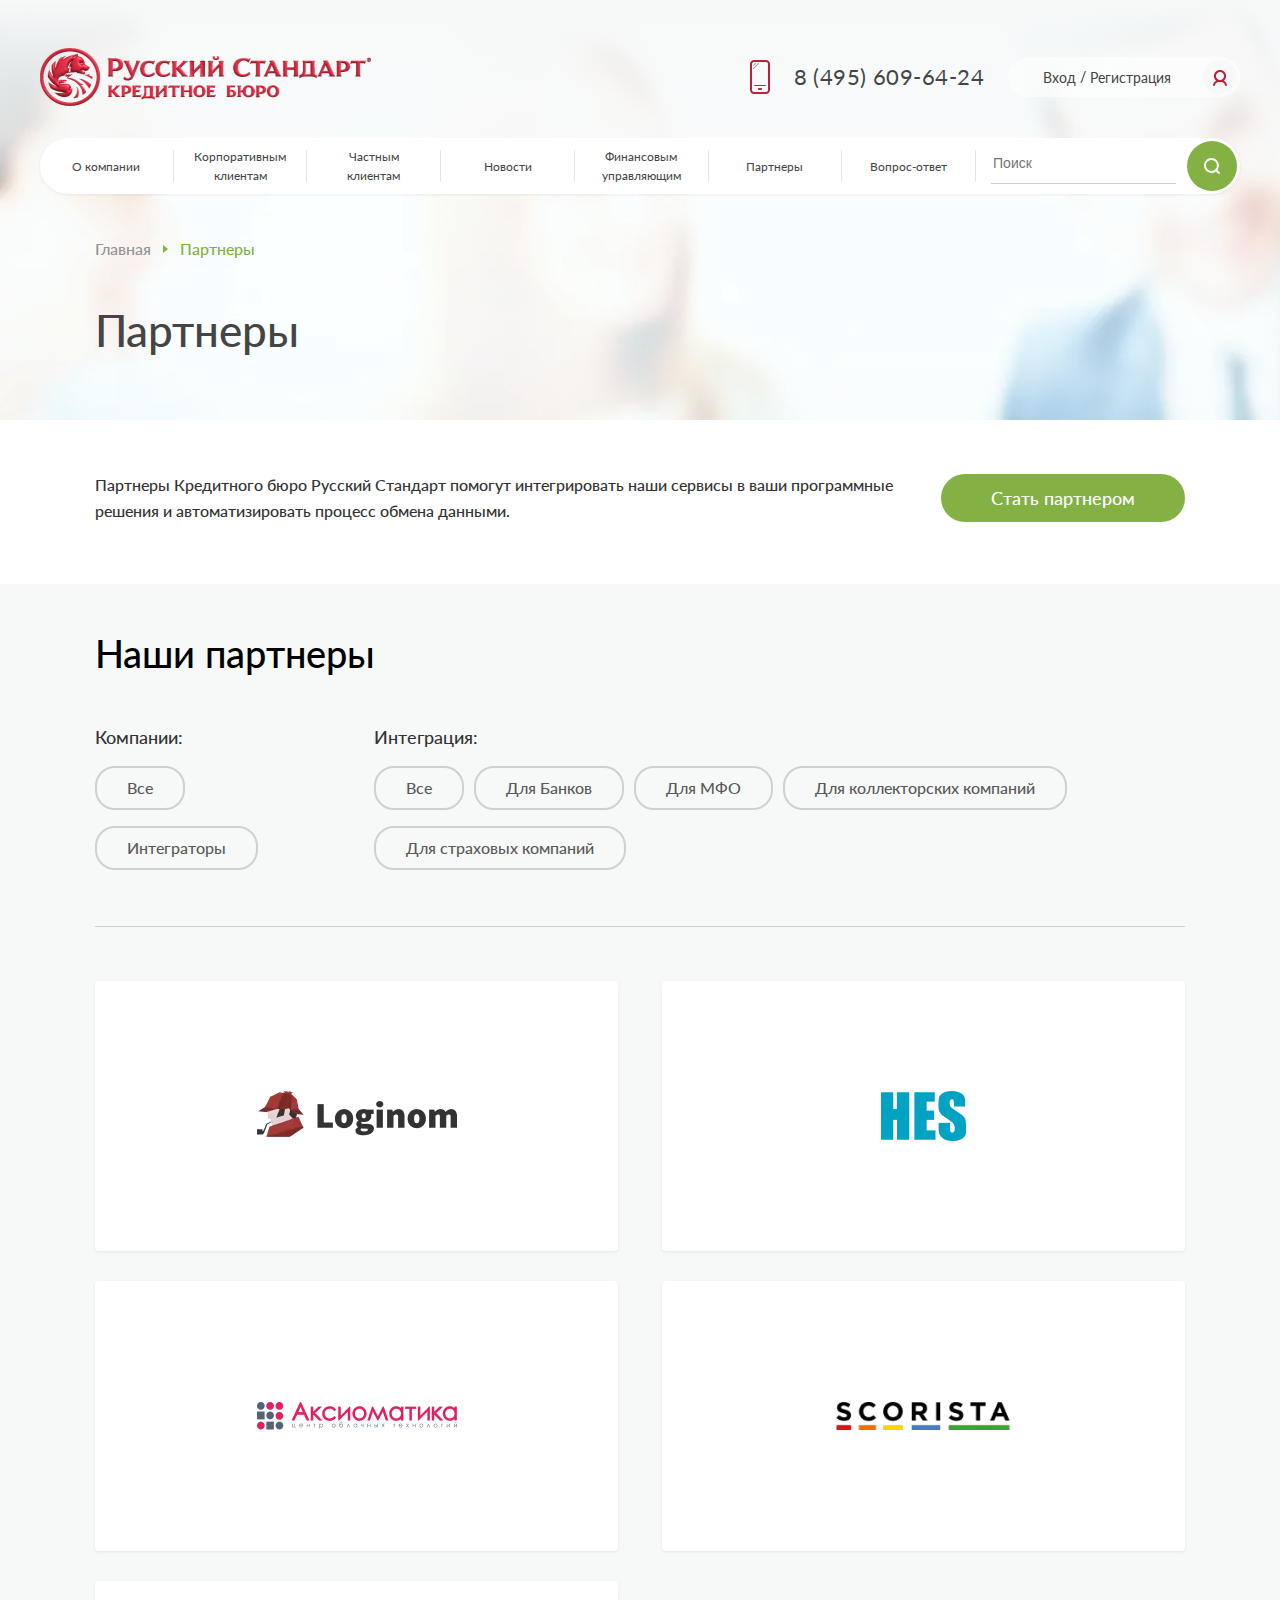
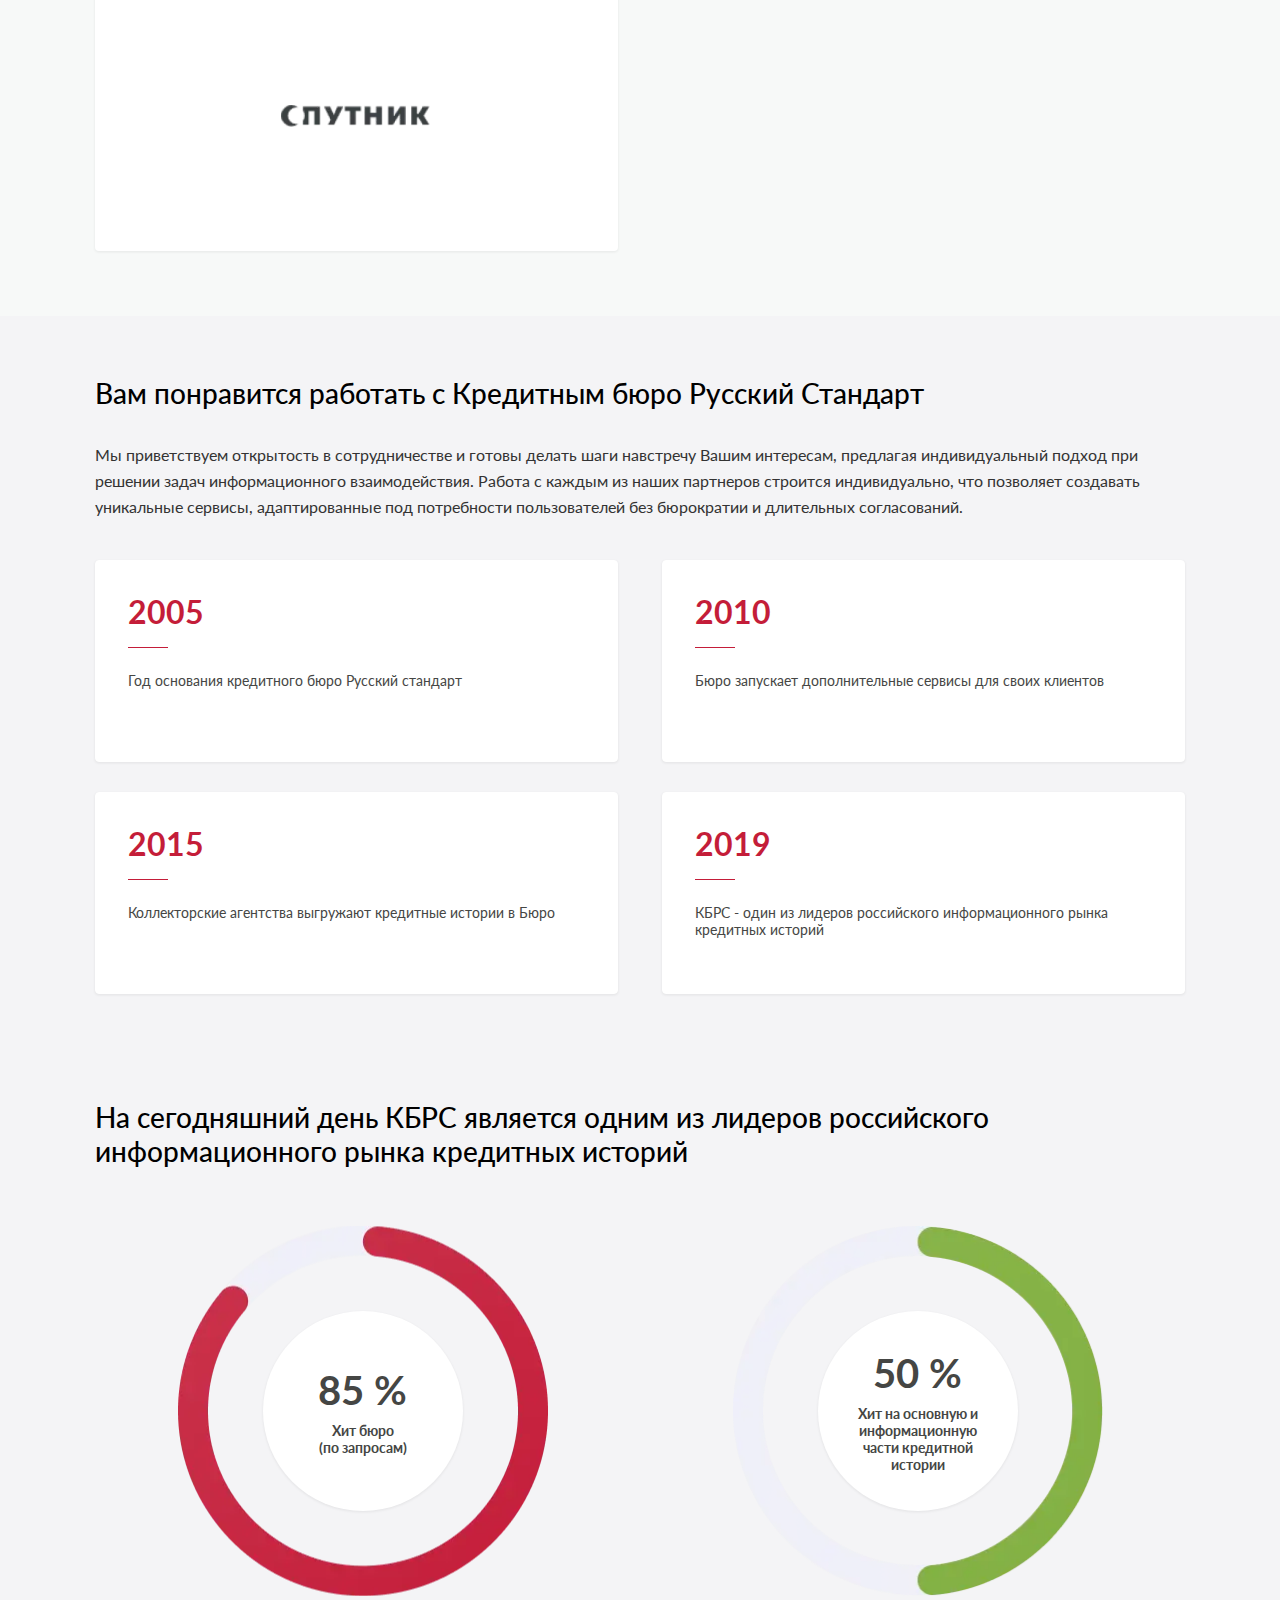
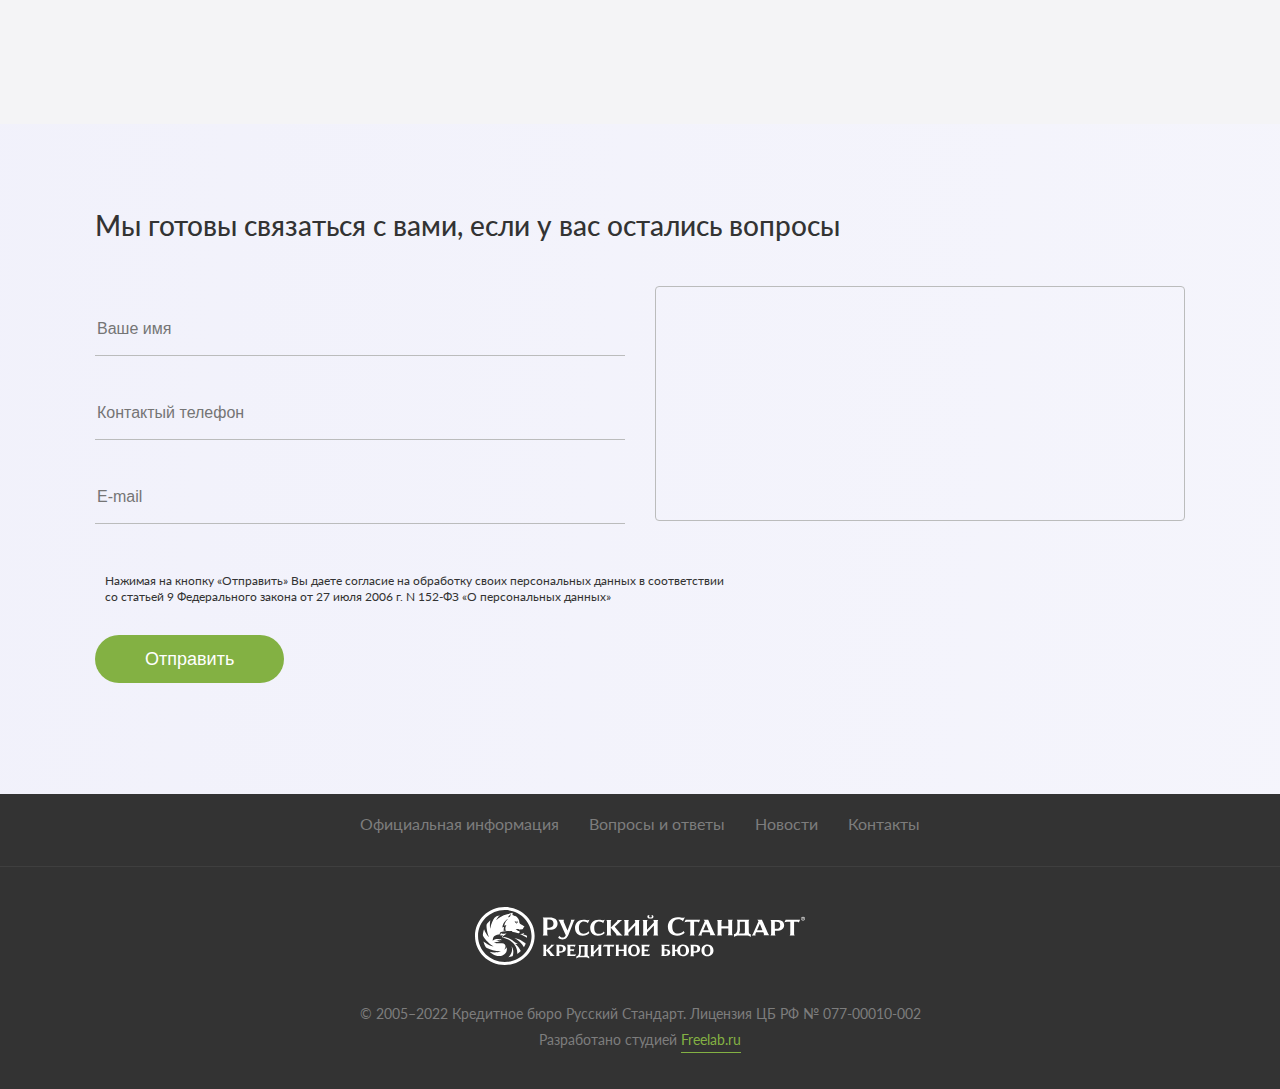
<file: most/partners.html>
<!DOCTYPE html><html lang="en">  <head>    <meta charset="utf-8">    <meta http-equiv="X-UA-Compatible" content="IE=Edge">    <meta name="viewport" content="width=device-width, initial-scale=1, maximum-scale=1">    <meta name="format-detection" content="telephone=no">    <title>Главная</title>    <link rel="stylesheet" href="css/imports/bootstrap.min.css">    <link rel="stylesheet" href="css/imports/global.min.css">    <link rel="stylesheet" href="css/imports/swiper-bundle.min.css">    <link rel="stylesheet" href="css/imports/animate.min.css">    <link rel="stylesheet" href="css/main.min.css">  </head>  <link rel="stylesheet" href="css/partners.min.css">  <body>    <div class="all">      <!--Preloader-->      <div class="page-preloader" id="page-preloader">        <svg class="circular" height="100" width="100">          <circle class="path" cx="50" cy="50" r="45" fill="none" stroke-width="5" stroke-miterlimit="10"></circle>        </svg>        <svg class="logo" height="100" width="100">          <path class="st0" d="M-270.2-1546.4l3.5,4l3.5-4H-270.2z"></path>          <path class="st0" d="M-271.2-1546.4l4,9l4-9H-271.2z"></path>          <path class="st1" d="M56,18.5c1.2-0.7,2.6-1,2.6-1c-0.3-1.1,1-3,1.7-3.8c0.2-0.2,0-0.7-1-0.1c-1.4,0.9-2.9,2.2-3.9,4.4    C55.2,18.5,55.5,18.9,56,18.5z"></path>          <path class="st1" d="M69.3,30.8c0.2-0.9-0.3-2.3-0.5-2.8c-0.2-0.4,0-0.3,0.5-0.2c0.3,0.1,0.9,0.2,1.2,0.4c0.8,0.3,0.9-0.1,1-0.7    c0.1-0.7,0.2-1.7-0.2-3.3c-0.3,2.6-0.9,2.5-1.5,2.3c-1.1-0.4-3.1-0.6-3.9-0.3C67.9,28,69.3,30.8,69.3,30.8z"></path>          <path class="st1" d="M48.8,35c0,0-0.8,2.6-0.6,6.9c1.5-0.2,3-0.4,4.7-0.4c-2.6-1-2.5-6-0.7-8.6c0.5-0.7-0.1-0.8-0.8-0.6    c-0.9,0.3-1.4,0.5-2.3,0.8c0,0,0.4-6.7,6.2-11.9c-5.4,2.4-9.6,10.2-9.2,14.9C46.6,35.8,47.9,35.2,48.8,35z"></path>          <path class="st1" d="M50,6C25.5,6,5.6,26.1,5.6,50.8c0,24.7,19.9,44.8,44.4,44.8c24.5,0,44.4-20.1,44.4-44.8C94.4,26.1,74.5,6,50,6    z M37.5,84.9c-3.9-0.8-6.9-2.5-9.1-4.1c-1.7-1.2-3.1-2.5-3.5-3c5.3,1.4,13.2,1.4,18.7-1.1C33,76.9,25.9,74.2,21,71.5    c-2-1.1-2.5-1.5-3.2-2.7c-1.6-2.8-2.6-5.3-3.5-9c4,3.6,12.7,8.3,16.9,8.7C20.4,62.2,15,52.8,14.5,51.8C14,50.9,13.2,50,13.3,48    c0.1-2.7,1-6.8,1.9-9.5c1.3,3.7,4.5,10.5,8.3,13.7c-3.8-8.2-4.4-18.8-4.3-20.7c0-0.8,0.2-1.5,0.9-2.5c1-1.4,3.2-4.1,5.4-6.1    c-0.5,2.9-1.2,8.9-0.1,14.6c1.5-8.9,4.9-15.8,7.2-18.9c0.5-0.6,0.8-1.1,1.7-1.5c1-0.5,4-1.8,7.5-2.6c-3,2.1-5.5,6.2-6.3,8.4    c10.2-9.9,20-9.8,25.7-12.4C62.4,10,63,11,63,11.7c-0.1,0.9-0.5,2.5-0.5,2.5c3.5,0.9,5,2.6,5,2.6c-0.1-0.5-0.1-1.3-0.1-1.3    c4.8,4.3,6.4,7.6,6.2,10.3c-0.1,2.4,1.7,3.8,2.7,4.3c1,0.5,4.9,3,5.6,3.6c0.6,0.5-0.3,1.6-0.9,2.2c-0.6,2-1.9,3.1-2.7,3.3    c-1.3,0.4-2.4-0.1-2.4-0.1c-0.3,0.3-0.7,0.7-0.9,1c-0.5,0.5-0.7,0.1-0.7-0.2c0-0.3,0.1-0.6-0.1-1c-0.3-0.6-0.7,0-1.3,0.2    c-0.5,0.2-0.7-0.5-0.7-0.5c-3-0.6-4.4,0.9-4.4,0.9c2.2,0.3,3.2,1.7,3.4,2.4c0.1,0.5,1.5,0.5,2,0.1c0.2-0.1,0.6-0.3,0.5,0.2    c0,0.2-0.1,0.5-0.2,0.9c1,0.6,1.3,0.7,1,1.2c-1.2,2-2.2,1.7-2.5,1.6c-4.3-1.6-8.3-2.2-10.9-2.3c0.3-0.5,1.4-1.4,1.4-1.4    c-17.4,0-20.3,2.1-21.2,3.3c-0.6,0.8-0.1,2-0.1,2c-2.1,0.4-7.2,1.3-9.6,3.4c-2.1,1.9-2.3,6.1-2.4,7.7c1-1,2.1-1.8,3.2-2.3    c2.3-1.1,5.1-0.9,8.6-0.8c1.5,0.1,2.2,0.6,2.7,1.5c0.4,0.9-0.6,0.8-1.2,0.4c-3-2-4.1,1.6-7.3,0.7c1,1.2,2.4,1.2,3.2,0.9    c3.2-1.2,4,0.1,4.2,0.4c-2.1-0.1-5.3,1.2-6.9,1.5c-2,0.4-3.9,0.5-3.9,0.5c1.3,1.6,3.2,1.6,4.6,1.6c1.4,0,5.8-0.4,8.5-0.1    c6.8,0.7,7.2,7,3.3,11c3.2-0.9,4.5-4,4.5-4C55.2,80.9,45.5,86.6,37.5,84.9z M63,85c-0.1,0.2-0.2,0.6-0.7,0.7    c-2.3,0.9-5,1.5-6.5,1.7c6.3-5.8,7.3-14.1,5-19.1C64.9,72.8,64.4,81.1,63,85z M75.7,77.3c-1.1,1.1-3,2.8-5.2,4.3    C71,68.2,61.9,60.9,58,58.3c-3.9-2.7-10.2-4.7-11.5-5.1c-1.2-0.4-1.2-0.8-0.9-1.6c0.2-0.6,1-1.9,1.3-2.4c0.1-0.1,0-0.2-0.1-0.2    c-0.6,0.1-1.8,0.5-2.5,0.8c-0.7,0.3-1.3,0.3-1.5,0.1c-1.3-1.4,1.5-4,1.5-4c0.1,0.9,0.4,1.4,1.8,1.2c1.4-0.2,6-0.6,7-0.6    c0,0-5.4,3.8-6.2,5.1c-0.9,1.3,0.5,1.1,1.2,1.2c13.8,1.2,17.2,9.8,23.2,11.4c-1.3,0.6-3.2,0.3-4.6,0c4.1,2.6,7.8,8.3,9.2,12.3    C75.9,76.6,76,77,75.7,77.3z M84.4,64c-0.9,2.6-2.2,4.9-2.9,5.9c-3.1-6.5-9.3-13.2-15.8-16c6.2,1.2,12.9,4.4,18.4,9.2    C84.3,63.3,84.5,63.6,84.4,64z M75.1,47.4c1.8,0.1,4.7-0.2,7.1-1.5c-0.2,0.7-0.9,1.8-1.9,2.3c0,0,2.5,0.5,6.3,2.1    c0.1,0,0.3,0.1,0.3,0.6c0,0.8,0,2-0.1,3.3C83.4,51.3,78.6,48.8,75.1,47.4z"></path>          <path class="st2" d="M86.5,50.3c-3.8-1.6-6.3-2.1-6.3-2.1c1.1-0.5,1.8-1.7,1.9-2.3c-2.3,1.3-5.3,1.7-7.1,1.5    c3.5,1.5,8.3,4,11.5,6.7c0.1-1.2,0.2-2.5,0.1-3.3C86.8,50.4,86.6,50.3,86.5,50.3z"></path>          <path class="st2" d="M65.7,53.9c6.5,2.9,12.6,9.6,15.8,16c0.6-1.1,1.9-3.4,2.9-5.9c0.1-0.4-0.1-0.7-0.3-0.9    C78.6,58.4,71.9,55.1,65.7,53.9z"></path>          <path class="st2" d="M66.7,64.2c1.4,0.4,3.3,0.6,4.6,0c-6.1-1.6-9.5-10.2-23.2-11.4c-0.7-0.1-2,0.1-1.2-1.2    c0.9-1.3,6.2-5.1,6.2-5.1c-1,0-5.7,0.4-7,0.6c-1.4,0.2-1.7-0.3-1.8-1.2c0,0-2.8,2.6-1.5,4c0.2,0.2,0.8,0.3,1.5-0.1    c0.6-0.3,1.8-0.7,2.5-0.8c0.1,0,0.2,0,0.1,0.2c-0.3,0.5-1.1,1.8-1.3,2.4c-0.3,0.8-0.3,1.2,0.9,1.6c1.2,0.4,7.6,2.4,11.5,5.1    c3.9,2.7,13,9.9,12.5,23.3c2.2-1.5,4-3.2,5.2-4.3c0.3-0.3,0.2-0.7,0.2-0.9C74.6,72.5,70.9,66.7,66.7,64.2z"></path>          <path class="st2" d="M48.3,74.2c4-3.9,3.6-10.3-3.3-11c-2.7-0.3-7.1,0.1-8.5,0.1c-1.4,0-3.3,0-4.6-1.6c0,0,1.9-0.1,3.9-0.5    c1.6-0.3,4.8-1.6,6.9-1.5c-0.2-0.3-1-1.6-4.2-0.4c-0.8,0.3-2.2,0.3-3.2-0.9c3.2,1,4.3-2.6,7.3-0.7c0.6,0.4,1.7,0.5,1.2-0.4    c-0.4-0.9-1.2-1.5-2.7-1.5c-3.5-0.1-6.3-0.3-8.6,0.8c-1.1,0.5-2.3,1.3-3.2,2.3c0.1-1.6,0.2-5.8,2.4-7.7c2.4-2.1,7.5-3,9.6-3.4    c0,0-0.5-1.2,0.1-2c0.9-1.2,3.8-3.3,21.2-3.3c0,0-1.1,0.9-1.4,1.4c2.5,0.1,6.6,0.8,10.9,2.3c0.3,0.1,1.3,0.4,2.5-1.6    c0.3-0.6,0-0.7-1-1.2c0.1-0.4,0.2-0.7,0.2-0.9c0-0.5-0.4-0.3-0.5-0.2c-0.6,0.4-1.9,0.4-2-0.1c-0.2-0.7-1.2-2.1-3.4-2.4    c0,0,1.4-1.5,4.4-0.9c0,0,0.2,0.7,0.7,0.5c0.6-0.2,1-0.7,1.3-0.2c0.2,0.4,0.2,0.7,0.1,1c0,0.3,0.2,0.6,0.7,0.2    c0.3-0.3,0.6-0.6,0.9-1c0,0,1.1,0.4,2.4,0.1c0.8-0.2,2.1-1.3,2.7-3.3c0.6-0.6,1.5-1.7,0.9-2.2c-0.7-0.6-4.6-3.1-5.6-3.6    c-1-0.5-2.8-1.9-2.7-4.3c0.1-2.7-1.4-6-6.2-10.3c0,0-0.1,0.8,0.1,1.3c0,0-1.5-1.7-5-2.6c0,0,0.4-1.6,0.5-2.5    c0.1-0.7-0.6-1.7-1.7-1.2C55.5,13.1,45.7,13,35.5,23c0.8-2.2,3.3-6.3,6.3-8.4c-3.5,0.8-6.4,2.1-7.5,2.6c-0.9,0.5-1.2,0.9-1.7,1.5    c-2.3,3.1-5.7,9.9-7.2,18.9c-1.1-5.7-0.3-11.6,0.1-14.6c-2.3,2-4.5,4.7-5.4,6.1c-0.7,1-0.9,1.7-0.9,2.5c-0.1,1.8,0.5,12.4,4.3,20.7    c-3.8-3.2-7.1-10-8.3-13.7c-1,2.7-1.8,6.7-1.9,9.5c-0.1,2,0.7,2.9,1.2,3.8c0.6,1,5.9,10.4,16.7,16.7c-4.2-0.4-12.9-5.2-16.9-8.7    c1,3.7,2,6.2,3.5,9c0.7,1.3,1.2,1.7,3.2,2.7c4.9,2.7,12,5.4,22.5,5.2c-5.5,2.5-13.4,2.4-18.7,1.1c0.4,0.4,1.8,1.7,3.5,3    c2.2,1.6,5.3,3.3,9.1,4.1c8,1.7,17.7-4,15.4-14.8C52.9,70.2,51.6,73.3,48.3,74.2z M69.7,26.4c0.6,0.2,1.2,0.3,1.5-2.3    c0.4,1.6,0.4,2.6,0.2,3.3c-0.1,0.6-0.2,1-1,0.7c-0.3-0.1-0.9-0.3-1.2-0.4c-0.4-0.1-0.6-0.2-0.5,0.2c0.2,0.5,0.7,1.9,0.5,2.8    c0,0-1.4-2.8-3.5-4.7C66.6,25.8,68.6,26,69.7,26.4z M55.4,18.1c1-2.2,2.5-3.5,3.9-4.4c1.1-0.6,1.2-0.1,1,0.1    c-0.6,0.8-2,2.6-1.7,3.8c0,0-1.4,0.3-2.6,1C55.5,18.9,55.2,18.5,55.4,18.1z M55.3,21.2c-5.8,5.3-6.2,11.9-6.2,11.9    c0.9-0.3,1.4-0.5,2.3-0.8c0.7-0.2,1.3-0.1,0.8,0.6c-1.8,2.6-1.9,7.6,0.7,8.6c-1.8,0.1-3.3,0.2-4.7,0.4C48,37.6,48.8,35,48.8,35    c-0.9,0.3-2.2,0.9-2.7,1.1C45.8,31.4,49.9,23.5,55.3,21.2z"></path>          <path class="st2" d="M55.9,87.4c1.5-0.2,4.2-0.8,6.5-1.7c0.5-0.2,0.6-0.5,0.7-0.7c1.4-3.9,1.9-12.2-2.1-16.7    C63.2,73.3,62.2,81.7,55.9,87.4z"></path>        </svg>      </div>      <!--Sites elements-->      <!--Overlay-->      <div class="overlay animate__animated animate__fadeIn">        <div class="overlay-all">          <div class="overlay-all__one overlay-item">            <div class="overlay-item__title">Банки, МФО и КПК</div>            <div class="nav-wrapper">              <div class="overlay-item__nav">                <div class="nav-title">Кредитные истории:</div>                <div class="nav-list"><a class="nav-list__item" href="#">Хранение кредитных историй</a><a class="nav-list__item" href="#">Сервис ЦККИ</a><a class="nav-list__item" href="#">Кредитный отчет</a></div>              </div>              <div class="overlay-item__nav">                <div class="nav-title">Кредитные истории:</div>                <div class="nav-list"><a class="nav-list__item" href="#">Рейтинг Бюро</a><a class="nav-list__item" href="#">Рейтинг работодателя</a><a class="nav-list__item" href="#">Скоринг</a></div>              </div>              <div class="overlay-item__nav">                <div class="nav-title">Сопровождение клиентов:</div>              </div>              <div class="overlay-item__nav">                <div class="nav-title">Верификация персональных данных:</div>                <div class="nav-list"><a class="nav-list__item" href="#">Верификация</a><a class="nav-list__item" href="#">Хеш-верификация</a></div>              </div>              <div class="overlay-item__nav">                <div class="nav-title">Сервисы федеральных служб:</div>                <div class="nav-list"><a class="nav-list__item" href="#">Сервис ЕГРЮЛ/ЕГРИП</a><a class="nav-list__item" href="#">Проверка паспорта</a><a class="nav-list__item" href="#">ФССП</a></div>              </div>              <div class="overlay-item__nav">                <div class="nav-title">Кредитные истории</div>              </div>            </div>          </div>          <div class="overlay-all__two overlay-item">            <div class="overlay-item__title">Для коллекторских агенств</div>            <div class="overlay-item__nav">              <div class="nav-list"><a class="nav-list__item" href="#">Хранение кредитных историй</a><a class="nav-list__item" href="#">Коллекшен рейтинг</a><a class="nav-list__item" href="#">ФССП</a></div>            </div>          </div>          <div class="overlay-all__two overlay-item">            <div class="overlay-item__title">Для страховых компаний</div>            <div class="overlay-item__nav">              <div class="nav-list"><a class="nav-list__item" href="#">Скоринг</a><a class="nav-list__item" href="#">Верификация</a><a class="nav-list__item" href="#">Хэш-верификация</a><a class="nav-list__item" href="#">Проверка паспорта</a></div>            </div>          </div>          <div class="overlay-all__two overlay-item">            <div class="overlay-item__title">Для ЖКУ</div>            <div class="overlay-item__nav">              <div class="nav-list"><a class="nav-list__item" href="#">Хранение кредитных историй</a><a class="nav-list__item" href="#">Кредитный отчет</a></div>            </div>          </div>        </div>      </div>      <!--Overlay-two-->      <div class="overlay-two animate__animated animate__fadeIn">        <div class="overlay-two-all">          <div class="overlay-item">            <div class="nav-list"><a class="nav-list__item" href="#">Кредитный отчет</a><a class="nav-list__item" href="#">Запрос/выписка ЦККИ</a><a class="nav-list__item" href="#">Скоринг</a></div>          </div>          <div class="overlay-item">            <div class="nav-list"><a class="nav-list__item" href="#">Оповещения</a><a class="nav-list__item" href="#">Подписка</a><a class="nav-list__item" href="#">Исправление кредитной истории и консультации</a></div>          </div>        </div>      </div>      <!--headerAdaptive-->      <div class="headerAdaptive">        <div class="headerAdaptive-all">          <div class="headerAdaptive-all__top">            <div class="logo"><picture><source srcset="img/logo.webp" type="image/webp"><img src="img/logo.png" alt=""></picture></div>            <div class="right"><a href="tel:84956096424">                <div class="right-phone">                  <svg width="16" height="24" viewBox="0 0 16 24" fill="none" xmlns="http://www.w3.org/2000/svg">                    <path d="M14 0H2C0.9 0 0 0.9 0 2V22C0 23.1 0.9 24 2 24H14C15.1 24 16 23.1 16 22V2C16 0.9 15.1 0 14 0ZM14 22H2V18H14V22ZM14 16H2V2H14V16Z" fill="#C41D39"></path>                    <path d="M6 21H10C10.55 21 11 20.55 11 20C11 19.45 10.55 19 10 19H6C5.45 19 5 19.45 5 20C5 20.55 5.45 21 6 21Z" fill="#C41D39"></path>                  </svg>                </div></a>              <div class="right-acc">                <svg width="14" height="16" viewBox="0 0 14 16" fill="none" xmlns="http://www.w3.org/2000/svg">                  <path d="M13.9862 14.8C13.7627 13.76 13.2549 12.79 12.5135 11.99C12.0158 11.46 11.4267 11.03 10.7767 10.7C12.1885 9.6 13.0924 7.9 13.0924 6C13.1026 2.69 10.3705 0 7.00866 0C3.64685 0 0.914745 2.69 0.914745 6C0.914745 7.9 1.81868 9.6 3.23043 10.7C2.58042 11.03 1.99134 11.46 1.49367 11.99C0.752241 12.78 0.244415 13.75 0.0209713 14.8C-0.0907505 15.34 0.254571 15.87 0.803024 15.98C0.874119 15.99 0.945215 16 1.01631 16C1.48351 16 1.91008 15.68 2.01165 15.2C2.15384 14.51 2.49916 13.87 2.98668 13.34C3.78904 12.49 4.93673 12 6.1352 12H7.87196C9.07043 12 10.2181 12.49 11.0205 13.34C11.5182 13.87 11.8533 14.51 11.9955 15.2C12.1072 15.74 12.6455 16.09 13.194 15.97C13.7424 15.86 14.0979 15.33 13.976 14.79L13.9862 14.8ZM7.00866 2C9.25325 2 11.0713 3.79 11.0713 6C11.0713 8.21 9.25325 10 7.00866 10C4.76407 10 2.94605 8.21 2.94605 6C2.94605 3.79 4.76407 2 7.00866 2Z" fill="#C41D39"></path>                </svg>              </div>            </div>          </div>          <div class="headerAdaptive-all__bottom">            <div class="menu-wrapper">              <div class="hamburger-menu"></div>            </div>            <div class="menu-form">              <form action="#">                <input type="text" placeholder="Поиск по сайту">                <svg width="16" height="16" viewBox="0 0 16 16" fill="none" xmlns="http://www.w3.org/2000/svg">                  <g clip-path="url(#clip0_50_53)">                    <path d="M15.7065 14.3001L13.3753 11.9689C14.3644 10.6766 14.9062 9.10592 14.9062 7.45075C14.9062 5.45759 14.1308 3.58868 12.7242 2.17706C9.81645 -0.725702 5.08454 -0.725702 2.18178 2.18203C-0.725957 5.08977 -0.725957 9.8167 2.18178 12.7244C3.58843 14.1311 5.4623 14.9065 7.45547 14.9065C9.11064 14.9065 10.6813 14.3647 11.9736 13.3756L14.3048 15.7067C14.4986 15.9006 14.7521 16 15.0056 16C15.2591 16 15.5126 15.9006 15.7065 15.7067C16.0942 15.319 16.0942 14.6878 15.7065 14.3001ZM3.58346 11.3178C1.45112 9.18545 1.45112 5.71605 3.58346 3.58371C4.65211 2.52003 6.04882 1.98321 7.4505 1.98321C8.85217 1.98321 10.2489 2.51506 11.3175 3.58371C12.3862 4.65237 12.918 5.98943 12.918 7.45075C12.918 8.91208 12.3514 10.2839 11.3175 11.3178C10.2837 12.3517 8.91182 12.9183 7.4505 12.9183C5.98917 12.9183 4.61732 12.3517 3.58346 11.3178Z" fill="white"></path>                  </g>                  <defs>                    <clippath id="clip0_50_53">                      <rect width="16" height="16" fill="white"></rect>                    </clippath>                  </defs>                </svg>              </form>            </div>          </div>        </div>      </div>      <!--Adaptive-->      <div class="adaptive">        <div class="adaptive-all">          <div class="adaptive-all__nav">            <div class="nav-list">              <div class="nav-item"><a href="#">О компании</a></div>              <div class="nav-item open-adaptive-one"><a href="#">Корпоративным клиентам</a>                <div class="overlay-arrow">                  <svg class="svg-one" width="10" height="7" viewBox="0 0 10 7" fill="none" xmlns="http://www.w3.org/2000/svg">                    <path d="M5.0075 6.50125C4.74751 6.50125 4.4975 6.40125 4.2975 6.21125L0.297505 2.21125C-0.0924951 1.82125 -0.0924951 1.18125 0.297505 0.791249C0.687505 0.401249 1.3275 0.401249 1.7175 0.791249L5.0075 4.08125L8.2975 0.791249C8.6875 0.401249 9.3175 0.401249 9.7075 0.791249C10.0975 1.18125 10.0975 1.81125 9.7075 2.20125L5.7175 6.21125C5.51751 6.41125 5.2675 6.50125 5.0075 6.50125Z" fill="#83B143"></path>                  </svg>                </div>              </div>              <!--overlay-adaptive-one-->              <div class="overlay-adaptive-one">                <div class="nav-list">                  <div class="nav-item"><a href="#">Личный кабинет</a>                    <div class="overlay-arrow">                      <svg class="svg-two" width="10" height="7" viewBox="0 0 10 7" fill="none" xmlns="http://www.w3.org/2000/svg">                        <path d="M5.0075 6.50125C4.74751 6.50125 4.4975 6.40125 4.2975 6.21125L0.297505 2.21125C-0.0924951 1.82125 -0.0924951 1.18125 0.297505 0.791249C0.687505 0.401249 1.3275 0.401249 1.7175 0.791249L5.0075 4.08125L8.2975 0.791249C8.6875 0.401249 9.3175 0.401249 9.7075 0.791249C10.0975 1.18125 10.0975 1.81125 9.7075 2.20125L5.7175 6.21125C5.51751 6.41125 5.2675 6.50125 5.0075 6.50125Z" fill="#83B143"></path>                      </svg>                    </div>                  </div>                  <div class="nav-item open-two"><a href="#">Банки, МФО и КПК</a>                    <div class="overlay-arrow">                      <svg class="svg-three" width="10" height="7" viewBox="0 0 10 7" fill="none" xmlns="http://www.w3.org/2000/svg">                        <path d="M5.0075 6.50125C4.74751 6.50125 4.4975 6.40125 4.2975 6.21125L0.297505 2.21125C-0.0924951 1.82125 -0.0924951 1.18125 0.297505 0.791249C0.687505 0.401249 1.3275 0.401249 1.7175 0.791249L5.0075 4.08125L8.2975 0.791249C8.6875 0.401249 9.3175 0.401249 9.7075 0.791249C10.0975 1.18125 10.0975 1.81125 9.7075 2.20125L5.7175 6.21125C5.51751 6.41125 5.2675 6.50125 5.0075 6.50125Z" fill="#83B143"></path>                      </svg>                    </div>                  </div>                  <!---->                  <div class="drop-two">                    <div class="nav-wrapper">                      <div class="overlay-item__nav">                        <div class="nav-title">Кредитные истории:</div>                        <div class="nav-list"><a class="nav-list__item" href="#">Хранение кредитных историй</a><a class="nav-list__item" href="#">Сервис ЦККИ</a><a class="nav-list__item" href="#">Кредитный отчет</a></div>                      </div>                      <div class="overlay-item__nav">                        <div class="nav-title">Оценка рисков</div>                        <div class="nav-list"><a class="nav-list__item" href="#">Хранение кредитных историй</a><a class="nav-list__item" href="#">Сервис ЦККИ</a><a class="nav-list__item" href="#">Кредитный отчет</a></div>                      </div>                      <div class="overlay-item__nav">                        <div class="nav-title">Сопровождение клиентов:</div>                      </div>                      <div class="overlay-item__nav">                        <div class="nav-title">Верификация персональных данных:</div>                        <div class="nav-list"><a class="nav-list__item" href="#">Верификация</a><a class="nav-list__item" href="#">Хеш-верификация</a></div>                      </div>                      <div class="overlay-item__nav">                        <div class="nav-title">Сервисы федеральных служб:</div>                        <div class="nav-list"><a class="nav-list__item" href="#">Сервис ЕГРЮЛ/ЕГРИП</a><a class="nav-list__item" href="#">Проверка паспорта</a><a class="nav-list__item" href="#">ФССП</a></div>                      </div>                      <div class="overlay-item__nav">                        <div class="nav-title">Кредитные истории</div>                      </div>                    </div>                  </div>                  <!---->                  <div class="nav-item open-three"><a href="#">Для коллекторских агенств</a>                    <div class="overlay-arrow">                      <svg class="svg-four" width="10" height="7" viewBox="0 0 10 7" fill="none" xmlns="http://www.w3.org/2000/svg">                        <path d="M5.0075 6.50125C4.74751 6.50125 4.4975 6.40125 4.2975 6.21125L0.297505 2.21125C-0.0924951 1.82125 -0.0924951 1.18125 0.297505 0.791249C0.687505 0.401249 1.3275 0.401249 1.7175 0.791249L5.0075 4.08125L8.2975 0.791249C8.6875 0.401249 9.3175 0.401249 9.7075 0.791249C10.0975 1.18125 10.0975 1.81125 9.7075 2.20125L5.7175 6.21125C5.51751 6.41125 5.2675 6.50125 5.0075 6.50125Z" fill="#83B143"></path>                      </svg>                    </div>                  </div>                  <!---->                  <div class="drop-three">                    <div class="overlay-item__nav">                      <div class="nav-list"><a class="nav-list__item" href="#">Хранение кредитных историй</a><a class="nav-list__item" href="#">Коллекшен рейтинг</a><a class="nav-list__item" href="#">ФССП</a></div>                    </div>                  </div>                  <!---->                  <div class="nav-item open-four"><a href="#">Для страховых компаний</a>                    <div class="overlay-arrow">                      <svg class="svg-five" width="10" height="7" viewBox="0 0 10 7" fill="none" xmlns="http://www.w3.org/2000/svg">                        <path d="M5.0075 6.50125C4.74751 6.50125 4.4975 6.40125 4.2975 6.21125L0.297505 2.21125C-0.0924951 1.82125 -0.0924951 1.18125 0.297505 0.791249C0.687505 0.401249 1.3275 0.401249 1.7175 0.791249L5.0075 4.08125L8.2975 0.791249C8.6875 0.401249 9.3175 0.401249 9.7075 0.791249C10.0975 1.18125 10.0975 1.81125 9.7075 2.20125L5.7175 6.21125C5.51751 6.41125 5.2675 6.50125 5.0075 6.50125Z" fill="#83B143"></path>                      </svg>                    </div>                  </div>                  <!---->                  <div class="drop-four">                    <div class="overlay-item__nav">                      <div class="nav-list"><a class="nav-list__item" href="#">Скоринг</a><a class="nav-list__item" href="#">Верификация</a><a class="nav-list__item" href="#">Хэш-верификация</a><a class="nav-list__item" href="#">Проверка паспорта</a></div>                    </div>                  </div>                  <!---->                  <div class="nav-item open-five"><a href="#">Для ЖКУ</a>                    <div class="overlay-arrow">                      <svg class="svg-six" width="10" height="7" viewBox="0 0 10 7" fill="none" xmlns="http://www.w3.org/2000/svg">                        <path d="M5.0075 6.50125C4.74751 6.50125 4.4975 6.40125 4.2975 6.21125L0.297505 2.21125C-0.0924951 1.82125 -0.0924951 1.18125 0.297505 0.791249C0.687505 0.401249 1.3275 0.401249 1.7175 0.791249L5.0075 4.08125L8.2975 0.791249C8.6875 0.401249 9.3175 0.401249 9.7075 0.791249C10.0975 1.18125 10.0975 1.81125 9.7075 2.20125L5.7175 6.21125C5.51751 6.41125 5.2675 6.50125 5.0075 6.50125Z" fill="#83B143"></path>                      </svg>                    </div>                  </div>                  <!---->                  <div class="drop-five">                    <div class="overlay-item__nav">                      <div class="nav-list"><a class="nav-list__item" href="#">Хранение кредитных историй</a><a class="nav-list__item" href="#">Кредитный отчет</a></div>                    </div>                  </div>                  <!---->                </div>              </div>              <!---->              <div class="nav-item open-adaptive-two"><a href="#">Частным клиентам</a>                <div class="overlay-arrow">                  <svg class="svg-seven" width="10" height="7" viewBox="0 0 10 7" fill="none" xmlns="http://www.w3.org/2000/svg">                    <path d="M5.0075 6.50125C4.74751 6.50125 4.4975 6.40125 4.2975 6.21125L0.297505 2.21125C-0.0924951 1.82125 -0.0924951 1.18125 0.297505 0.791249C0.687505 0.401249 1.3275 0.401249 1.7175 0.791249L5.0075 4.08125L8.2975 0.791249C8.6875 0.401249 9.3175 0.401249 9.7075 0.791249C10.0975 1.18125 10.0975 1.81125 9.7075 2.20125L5.7175 6.21125C5.51751 6.41125 5.2675 6.50125 5.0075 6.50125Z" fill="#83B143"></path>                  </svg>                </div>              </div>              <!--overlay-adaptive-two-->              <div class="overlay-adaptive-two">                <div class="overlay-adaptive-two-all">                  <div class="overlay-item">                    <div class="nav-list"><a class="nav-list__item" href="#">Кредитный отчет</a><a class="nav-list__item" href="#">Запрос/выписка ЦККИ</a><a class="nav-list__item" href="#">Скоринг</a></div>                  </div>                  <div class="overlay-item">                    <div class="nav-list"><a class="nav-list__item" href="#">Оповещения</a><a class="nav-list__item" href="#">Подписка</a><a class="nav-list__item" href="#">Исправление кредитной истории и консультации</a></div>                  </div>                </div>              </div>              <!---->              <div class="nav-item"><a href="#">Новости</a></div>              <div class="nav-item"><a href="#">Финансовым управляющим</a></div>              <div class="nav-item"><a href="#">Партнеры</a></div>              <div class="nav-item"><a href="#">Вопрос-ответ</a></div>            </div>          </div>        </div>      </div>      <!--Header-->      <header class="header">        <div class="header-all">          <div class="header-all__top">            <div class="header-logo"><a href="#"><picture><source srcset="img/logo.svg" type="image/webp"><img src="img/logo.svg" alt=""></picture></a></div>            <div class="header-profile">              <div class="header-profile__phone"><a href="tel:84956096424">                  <div class="phone-img"><picture><source srcset="img/phone.svg" type="image/webp"><img src="img/phone.svg" alt=""></picture></div>                  <div class="phone-number">8 (495) 609-64-24</div></a></div>              <div class="header-profile__account">                <div class="account-sign">                  <div class="account-sign__login">Вход</div><span>/</span>                  <div class="account-sign__reg">Регистрация</div>                </div>                <div class="account-logo"><picture><source srcset="img/account.svg" type="image/webp"><img src="img/account.svg" alt=""></picture></div>                <div class="dropdown-block"><a href="#" target="_blank">Для физических лиц</a><a href="#" target="_blank">Для корпоративных клиентов</a></div>              </div>            </div>          </div>          <div class="header-all__nav">            <div class="nav-list">              <div class="nav-item"><a href="#">О компании</a></div>              <div class="hr-wrapper">                <div class="nav-hr"></div>              </div>              <div class="nav-item overlay-open-one"><a href="#">Корпоративным клиентам</a></div>              <div class="hr-wrapper">                <div class="nav-hr"></div>              </div>              <div class="nav-item overlay-open-two"><a href="#">Частным клиентам</a></div>              <div class="hr-wrapper">                <div class="nav-hr"></div>              </div>              <div class="nav-item"><a href="#">Новости</a></div>              <div class="hr-wrapper">                <div class="nav-hr"></div>              </div>              <div class="nav-item"><a href="#">Финансовым управляющим</a></div>              <div class="hr-wrapper">                <div class="nav-hr"></div>              </div>              <div class="nav-item"><a href="#">Партнеры</a></div>              <div class="hr-wrapper">                <div class="nav-hr"></div>              </div>              <div class="nav-item"><a href="#">Вопрос-ответ</a></div>              <div class="hr-wrapper">                <div class="nav-hr"></div>              </div>              <div class="nav-item">                <form action="#">                  <input type="text" placeholder="Поиск"><a class="search" href="#"><picture><source srcset="img/search.svg" type="image/webp"><img src="img/search.svg" alt=""></picture></a>                </form>              </div>            </div>          </div>        </div>      </header>      <!--Promo-->      <div class="promo">        <div class="container">          <div class="promo-all">            <div class="promo-all__text">              <div class="pages"><a href="#">                  <div class="pages-main">Главная</div></a>                <div class="pages-arrow">                  <svg class="arrow-last" width="5" height="8" viewBox="0 0 5 8" fill="none" xmlns="http://www.w3.org/2000/svg">                    <path d="M5 3.99999L1.27146e-07 8L0 0L5 3.99999Z" fill="#83B143"></path>                  </svg>                </div><a href="#">                  <div class="pages-now">Партнеры</div></a>              </div>              <div class="title">Партнеры</div>            </div>          </div>        </div>      </div>      <!--becomePartner-->      <div class="becomePartner">        <div class="container">          <div class="becomePartner-all">            <div class="becomePartner-all__text">              Партнеры Кредитного бюро Русский Стандарт помогут интегрировать наши сервисы в ваши программные решения               и автоматизировать процесс обмена данными.            </div>            <div class="becomePartner-all__button"><a href="#">Стать партнером</a></div>          </div>        </div>      </div>      <!--ourPartners-->      <div class="ourPartners">        <div class="container">          <div class="ourPartners-all">            <div class="ourPartners-all__title">Наши партнеры</div>            <div class="ourPartners-all__selection">              <div class="category">                <div class="category-title">Компании:</div>                <div class="category-list">                  <div class="category-list__item">Все</div>                  <div class="category-list__item">Интеграторы</div>                </div>              </div>              <div class="category">                <div class="category-title">Интеграция:</div>                <div class="category-list">                  <div class="category-list__item">Все</div>                  <div class="category-list__item">Для Банков</div>                  <div class="category-list__item">Для МФО</div>                  <div class="category-list__item">Для коллекторских компаний</div>                  <div class="category-list__item">Для страховых компаний</div>                </div>              </div>            </div>            <div class="ourPartners-all__sponsors">              <div class="sponsors__item click-modal-one">                <div class="front"><picture><source srcset="img/partner1.webp" type="image/webp"><img src="img/partner1.png" alt=""></picture></div>                <div class="back animate__animated animate__fadeIn">                  <div class="back-text"><span>Loginom Company</span> – отечественный разработчик ПО в области продвинутого анализа данных</div>                  <div class="back-button">Узнать больше</div>                </div>              </div>              <div class="sponsors__item click-modal-two">                <div class="front"><picture><source srcset="img/partner2.webp" type="image/webp"><img src="img/partner2.png" alt=""></picture></div>                <div class="back animate__animated animate__fadeIn">                  <div class="back-text"><span>HES</span> - МЕЖДУНАРОДНАЯ КОМПАНИЯ, КОТОРАЯ СОЗДАЕТ ИННОВАЦИОННЫЕ ПРОДУКТЫ.</div>                  <div class="back-button">Узнать больше</div>                </div>              </div>              <div class="sponsors__item click-modal-three">                <div class="front"><picture><source srcset="img/partner3.webp" type="image/webp"><img src="img/partner3.png" alt=""></picture></div>                <div class="back animate__animated animate__fadeIn">                  <div class="back-text">ШИРОКИЙ СПЕКТР ПРОДУКТОВ ДЛЯ АВТОМАТИЗАЦИИ РАЗЛИЧНЫХ БИЗНЕС-ПРОЦЕССОВ.</div>                  <div class="back-button">Узнать больше</div>                </div>              </div>              <div class="sponsors__item click-modal-four">                <div class="front"><picture><source srcset="img/partner4.webp" type="image/webp"><img src="img/partner4.png" alt=""></picture></div>                <div class="back animate__animated animate__fadeIn">                  <div class="back-text">СЕРВИС, НАЦЕЛЕННЫЙ НА СНИЖЕНИЕ УБЫТКОВ ОТ НЕВОЗВРАТА ЗАЙМОВ И ПОВЫШЕНИЕ ДОХОДОВ КРЕДИТОРА.</div>                  <div class="back-button">Узнать больше</div>                </div>              </div>              <div class="sponsors__item click-modal-five">                <div class="front"><picture><source srcset="img/partner5.webp" type="image/webp"><img src="img/partner5.png" alt=""></picture></div>                <div class="back animate__animated animate__fadeIn">                  <div class="back-text"><span>SPUTNIK</span> - ЭТО ПРОГРАММНОЕ ОБЕСПЕЧЕНИЕ ДЛЯ ФИНАНСОВОГО СЕКТОРА.</div>                  <div class="back-button">Узнать больше</div>                </div>              </div>            </div>          </div>        </div>      </div>      <!--Popup-one-->      <div class="popup-bg-one" id="popup-bg-one">        <div class="popup"><picture><source srcset="img/closemodal.svg" type="image/webp"><img class="close-popup-one" src="img/closemodal.svg" alt=""></picture>          <div class="popup-img"><picture><source srcset="img/partner1modal.webp" type="image/webp"><img src="img/partner1modal.png" alt=""></picture></div>          <div class="popup-title">Loginom Company – отечественный разработчик ПО в области продвинутого анализа данных.</div>          <div class="popup-text">Мы приветствуем открытость в сотрудничестве и готовы делать шаги навстречу Вашим интересам, предлагая индивидуальный подход при решении задач информационного взаимодействия. Работа с каждым из наших партнеров строится индивидуально, что позволяет создавать уникальные сервисы, адаптированные под потребности пользователей без бюрократии и длительных согласований.</div>          <div class="popup-data">            <div class="popup-data__item">              <div class="caption">20+</div>              <div class="hr"></div>              <div class="text">Лет опыта</div>            </div>            <div class="popup-data__item">              <div class="caption">200+</div>              <div class="hr"></div>              <div class="text">Внедренных проектов</div>            </div>          </div>          <div class="popup-title">Готовые решения на базе Loginom для финансовых компаний:</div>          <div class="popup-data popup-dataTwo">            <div class="popup-data__item">              <div class="caption">LDM</div>              <div class="hr"></div>              <div class="text">Система поддержки принятия решений</div>            </div>            <div class="popup-data__item">              <div class="caption">LSM</div>              <div class="hr"></div>              <div class="text">Автоматизация процесса построения скоркарт</div>            </div>            <div class="popup-data__item">              <div class="caption">LDQ</div>              <div class="hr"></div>              <div class="text">Очистка и дедупликация клиентских данных</div>            </div>          </div>          <div class="popup-button"><a href="#">Сайт компании</a></div>        </div>      </div>      <!--Popup-two-->      <div class="popup-bg-two" id="popup-bg-two">        <div class="popup"><picture><source srcset="img/closemodal.svg" type="image/webp"><img class="close-popup-two" src="img/closemodal.svg" alt=""></picture>          <div class="popup-img"><picture><source srcset="img/partner2.webp" type="image/webp"><img src="img/partner2.png" alt=""></picture></div>          <div class="popup-title">HES - МЕЖДУНАРОДНАЯ КОМПАНИЯ, КОТОРАЯ СОЗДАЕТ ИННОВАЦИОННЫЕ ПРОДУКТЫ.</div>          <div class="popup-text">HES - международная компания, которая создает инновационные продукты для банков и финансовых компаний, страховых и лизинговых организаций, кредитных бюро. Инновационные технологии разработки ПО позволяют нам решить даже самые сложные задачи кредитования. Четкая специализация и большой опыт в области финансов позволяют нам выполнять проекты на высоком уровне, что обеспечивает максимальный возврат инвестиций на разработку программного обеспечения.</div>          <div class="popup-button"><a href="#">Сайт компании</a></div>        </div>      </div>      <!--Popup-three-->      <div class="popup-bg-three" id="popup-bg-three">        <div class="popup"><picture><source srcset="img/closemodal.svg" type="image/webp"><img class="close-popup-three" src="img/closemodal.svg" alt=""></picture>          <div class="popup-img"><picture><source srcset="img/partner3.webp" type="image/webp"><img src="img/partner3.png" alt=""></picture></div>          <div class="popup-title">ШИРОКИЙ СПЕКТР ПРОДУКТОВ ДЛЯ АВТОМАТИЗАЦИИ РАЗЛИЧНЫХ БИЗНЕС-ПРОЦЕССОВ.</div>          <div class="popup-text">Компания «Аксиоматика» предлагает широкий спектр продуктов для автоматизации различных бизнес-процессов в широком спектре финансовых организаций: от небольших МФО, до крупных банков и страховых компаний. В числе прочего продукты и сервисы для интеграции с внешними поставщиками данных, обработки данных для принятия бизнес-решений, а также комплексные платформы для обеспечения работоспособности всего кредитного конвейера.</div>          <div class="popup-button"><a href="#">Сайт компании</a></div>        </div>      </div>      <!--Popup-four-->      <div class="popup-bg-four" id="popup-bg-four">        <div class="popup"><picture><source srcset="img/closemodal.svg" type="image/webp"><img class="close-popup-four" src="img/closemodal.svg" alt=""></picture>          <div class="popup-img"><picture><source srcset="img/partner4.webp" type="image/webp"><img src="img/partner4.png" alt=""></picture></div>          <div class="popup-title">СЕРВИС, НАЦЕЛЕННЫЙ НА СНИЖЕНИЕ УБЫТКОВ ОТ НЕВОЗВРАТА ЗАЙМОВ И ПОВЫШЕНИЕ ДОХОДОВ КРЕДИТОРА.</div>          <div class="popup-text">            SCORISTA – это сервис повышения качества оценки кредитных рисков, нацеленный на снижение убытков от невозврата займов и повышение доходов кредитора.            <br><br>            SCORISTA предлагает своим клиентам широкий спектр продуктов и услуг: оценку заемщиков с готовым кредитным решением, определение рекомендуемой суммы займа, разработку скор-карт, наборы предиктивных факторов для построения скор-карт и многое другое.            <br><br>            Разработки в области искусственного интеллекта и технологии машинного обучения позволяют исключительно быстро выполнять поставленные задачи и гарантировать клиенту высокое качество результатов работы сервиса.            <br><br>            Работает в России с 2014 года.          </div>          <div class="popup-button"><a href="#">Сайт компании</a></div>        </div>      </div>      <!--Popup-five-->      <div class="popup-bg-five" id="popup-bg-five">        <div class="popup"><picture><source srcset="img/closemodal.svg" type="image/webp"><img class="close-popup-five" src="img/closemodal.svg" alt=""></picture>          <div class="popup-img"><picture><source srcset="img/partner5.webp" type="image/webp"><img src="img/partner5.png" alt=""></picture></div>          <div class="popup-title">SPUTNIK - ЭТО ПРОГРАММНОЕ ОБЕСПЕЧЕНИЕ ДЛЯ ФИНАНСОВОГО СЕКТОРА.</div>          <div class="popup-text">Sputnik - это программное обеспечение для финансового сектора, мы помогаем микрофинансовым организациям, кредитным кооперативам, банкам, fintech-стартапам, брокерам и другим финансовым институтам автоматизировать бизнес-процессы проверки клиента, выдачи кредита или займа, приема вклада или сбережения и многое другое.</div>          <div class="popup-button"><a href="#">Сайт компании</a></div>        </div>      </div>      <!--Work-->      <div class="work">        <div class="container">          <div class="work-all">            <div class="work-all__desc">              <div class="desc-title">Вам понравится работать с Кредитным бюро  Русский Стандарт</div>              <div class="desc-text">Мы приветствуем открытость в сотрудничестве и готовы делать шаги навстречу Вашим интересам, предлагая индивидуальный подход при решении задач информационного взаимодействия. Работа с каждым из наших партнеров строится индивидуально, что позволяет создавать уникальные сервисы, адаптированные под потребности пользователей без бюрократии и длительных согласований.</div>              <div class="desc-main">                <div class="desc-main__item">                  <div class="year">2005</div>                  <div class="hr"></div>                  <div class="text">Год основания кредитного бюро Русский стандарт</div>                </div>                <div class="desc-main__item">                  <div class="year">2010</div>                  <div class="hr"></div>                  <div class="text">Бюро запускает дополнительные сервисы для своих клиентов </div>                </div>                <div class="desc-main__item">                  <div class="year">2015</div>                  <div class="hr"></div>                  <div class="text">Коллекторские агентства выгружают кредитные истории в Бюро </div>                </div>                <div class="desc-main__item">                  <div class="year">2019</div>                  <div class="hr"></div>                  <div class="text">КБРС - один из лидеров российского информационного рынка кредитных историй</div>                </div>              </div>            </div>            <div class="work-all__statistic">              <div class="statistic-title">На сегодняшний день КБРС является одним из лидеров российского информационного рынка кредитных историй</div>              <div class="statistic-main">                <div class="main-item">                  <div class="main-item__wrapper"><span>85 %</span><span>Хит бюро<br>(по запросам)</span></div>                </div>                <div class="main-item">                  <div class="main-item__wrapper"><span>50 %</span><span>Хит на основную и<br> информационную<br> части кредитной<br> истории</span></div>                </div>              </div>            </div>          </div>        </div>      </div>      <!--Connect-->      <div class="connect">        <div class="container">          <div class="connect-all">            <div class="connect-all__title">Мы готовы связаться с вами, если у вас остались вопросы</div>            <div class="connect-all__form">              <form action="#">                <div class="form-main">                  <div class="form-main__left">                    <div class="name main-input">                      <input type="text" placeholder="Ваше имя">                    </div>                    <div class="tel main-input">                      <input type="tel" placeholder="Контактый телефон">                    </div>                    <div class="email main-input">                      <input type="email" placeholder="E-mail">                    </div>                  </div>                  <div class="form-main__right">                    <textarea name="comment" placeholder="Комментарий"> </textarea>                  </div>                </div>                <div class="form-submit">                  <div class="form-submit__text">Нажимая на кнопку «Отправить» Вы даете согласие на обработку своих персональных данных в соответствии со статьей 9 Федерального закона от 27 июля 2006 г. N 152-ФЗ «О персональных данных»</div>                  <div class="form-submit__button">                    <input type="submit" value="Отправить">                  </div>                </div>              </form>            </div>          </div>        </div>      </div>      <footer class="footer">        <div class="footer-all">          <div class="footer-all__nav">            <ul>              <li><a href="#">Официальная информация</a></li>              <li><a href="#">Вопросы и ответы</a></li>              <li><a href="#">Новости</a></li>              <li><a href="#">Контакты</a></li>            </ul>          </div>          <div class="hr"></div>          <div class="footer-all__logo"><a href="#"><picture><source srcset="img/logo2.svg" type="image/webp"><img src="img/logo2.svg" alt=""></picture></a></div>          <div class="footer-all__copy">© 2005–2022 Кредитное бюро Русский Стандарт. Лицензия ЦБ РФ № 077-00010-002</div>          <div class="footer-all__text">Разработано студией <a href="#">Freelab.ru</a></div>        </div>      </footer>    </div>    <script src="js/jquery-3.6.0.min.js"></script>    <script src="js/swiper-bundle.min.js"></script>    <script src="js/jquery.maskedinput.min.js"></script>    <script src="js/map.js"></script>    <script src="js/main.js"></script>  </body></html>
</file>
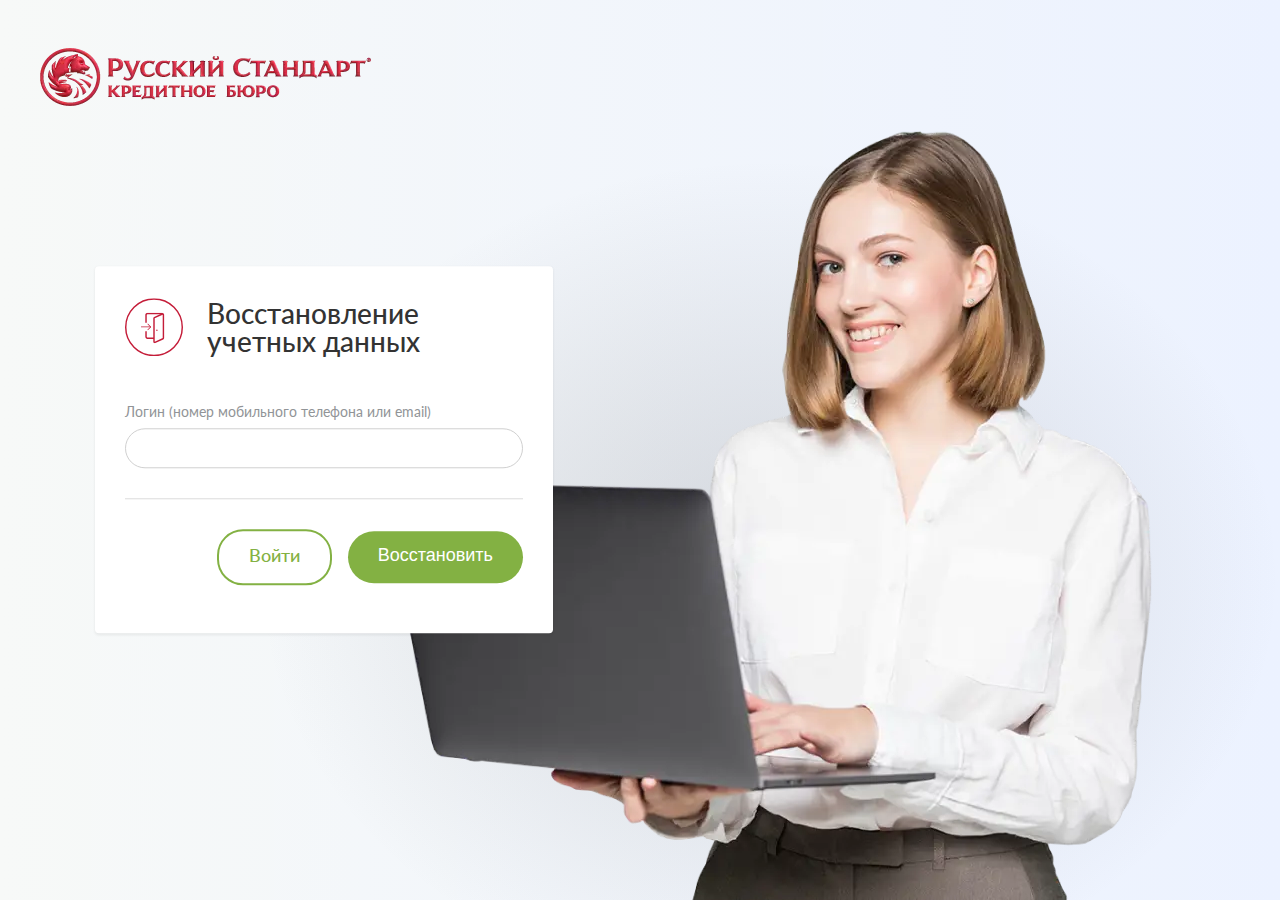
<file: most/passreset.html>
<!DOCTYPE html><html lang="en">  <head>    <meta charset="utf-8">    <meta http-equiv="X-UA-Compatible" content="IE=Edge">    <meta name="viewport" content="width=device-width, initial-scale=1, maximum-scale=1">    <meta name="format-detection" content="telephone=no">    <title>Главная</title>    <link rel="stylesheet" href="css/imports/bootstrap.min.css">    <link rel="stylesheet" href="css/imports/global.min.css">    <link rel="stylesheet" href="css/imports/swiper-bundle.min.css">    <link rel="stylesheet" href="css/imports/animate.min.css">    <link rel="stylesheet" href="css/main.min.css">  </head>  <link rel="stylesheet" href="css/login.min.css">  <body>    <div class="all">      <!--Preloader-->      <div class="page-preloader" id="page-preloader">        <svg class="circular" height="100" width="100">          <circle class="path" cx="50" cy="50" r="45" fill="none" stroke-width="5" stroke-miterlimit="10"></circle>        </svg>        <svg class="logo" height="100" width="100">          <path class="st0" d="M-270.2-1546.4l3.5,4l3.5-4H-270.2z"></path>          <path class="st0" d="M-271.2-1546.4l4,9l4-9H-271.2z"></path>          <path class="st1" d="M56,18.5c1.2-0.7,2.6-1,2.6-1c-0.3-1.1,1-3,1.7-3.8c0.2-0.2,0-0.7-1-0.1c-1.4,0.9-2.9,2.2-3.9,4.4    C55.2,18.5,55.5,18.9,56,18.5z"></path>          <path class="st1" d="M69.3,30.8c0.2-0.9-0.3-2.3-0.5-2.8c-0.2-0.4,0-0.3,0.5-0.2c0.3,0.1,0.9,0.2,1.2,0.4c0.8,0.3,0.9-0.1,1-0.7    c0.1-0.7,0.2-1.7-0.2-3.3c-0.3,2.6-0.9,2.5-1.5,2.3c-1.1-0.4-3.1-0.6-3.9-0.3C67.9,28,69.3,30.8,69.3,30.8z"></path>          <path class="st1" d="M48.8,35c0,0-0.8,2.6-0.6,6.9c1.5-0.2,3-0.4,4.7-0.4c-2.6-1-2.5-6-0.7-8.6c0.5-0.7-0.1-0.8-0.8-0.6    c-0.9,0.3-1.4,0.5-2.3,0.8c0,0,0.4-6.7,6.2-11.9c-5.4,2.4-9.6,10.2-9.2,14.9C46.6,35.8,47.9,35.2,48.8,35z"></path>          <path class="st1" d="M50,6C25.5,6,5.6,26.1,5.6,50.8c0,24.7,19.9,44.8,44.4,44.8c24.5,0,44.4-20.1,44.4-44.8C94.4,26.1,74.5,6,50,6    z M37.5,84.9c-3.9-0.8-6.9-2.5-9.1-4.1c-1.7-1.2-3.1-2.5-3.5-3c5.3,1.4,13.2,1.4,18.7-1.1C33,76.9,25.9,74.2,21,71.5    c-2-1.1-2.5-1.5-3.2-2.7c-1.6-2.8-2.6-5.3-3.5-9c4,3.6,12.7,8.3,16.9,8.7C20.4,62.2,15,52.8,14.5,51.8C14,50.9,13.2,50,13.3,48    c0.1-2.7,1-6.8,1.9-9.5c1.3,3.7,4.5,10.5,8.3,13.7c-3.8-8.2-4.4-18.8-4.3-20.7c0-0.8,0.2-1.5,0.9-2.5c1-1.4,3.2-4.1,5.4-6.1    c-0.5,2.9-1.2,8.9-0.1,14.6c1.5-8.9,4.9-15.8,7.2-18.9c0.5-0.6,0.8-1.1,1.7-1.5c1-0.5,4-1.8,7.5-2.6c-3,2.1-5.5,6.2-6.3,8.4    c10.2-9.9,20-9.8,25.7-12.4C62.4,10,63,11,63,11.7c-0.1,0.9-0.5,2.5-0.5,2.5c3.5,0.9,5,2.6,5,2.6c-0.1-0.5-0.1-1.3-0.1-1.3    c4.8,4.3,6.4,7.6,6.2,10.3c-0.1,2.4,1.7,3.8,2.7,4.3c1,0.5,4.9,3,5.6,3.6c0.6,0.5-0.3,1.6-0.9,2.2c-0.6,2-1.9,3.1-2.7,3.3    c-1.3,0.4-2.4-0.1-2.4-0.1c-0.3,0.3-0.7,0.7-0.9,1c-0.5,0.5-0.7,0.1-0.7-0.2c0-0.3,0.1-0.6-0.1-1c-0.3-0.6-0.7,0-1.3,0.2    c-0.5,0.2-0.7-0.5-0.7-0.5c-3-0.6-4.4,0.9-4.4,0.9c2.2,0.3,3.2,1.7,3.4,2.4c0.1,0.5,1.5,0.5,2,0.1c0.2-0.1,0.6-0.3,0.5,0.2    c0,0.2-0.1,0.5-0.2,0.9c1,0.6,1.3,0.7,1,1.2c-1.2,2-2.2,1.7-2.5,1.6c-4.3-1.6-8.3-2.2-10.9-2.3c0.3-0.5,1.4-1.4,1.4-1.4    c-17.4,0-20.3,2.1-21.2,3.3c-0.6,0.8-0.1,2-0.1,2c-2.1,0.4-7.2,1.3-9.6,3.4c-2.1,1.9-2.3,6.1-2.4,7.7c1-1,2.1-1.8,3.2-2.3    c2.3-1.1,5.1-0.9,8.6-0.8c1.5,0.1,2.2,0.6,2.7,1.5c0.4,0.9-0.6,0.8-1.2,0.4c-3-2-4.1,1.6-7.3,0.7c1,1.2,2.4,1.2,3.2,0.9    c3.2-1.2,4,0.1,4.2,0.4c-2.1-0.1-5.3,1.2-6.9,1.5c-2,0.4-3.9,0.5-3.9,0.5c1.3,1.6,3.2,1.6,4.6,1.6c1.4,0,5.8-0.4,8.5-0.1    c6.8,0.7,7.2,7,3.3,11c3.2-0.9,4.5-4,4.5-4C55.2,80.9,45.5,86.6,37.5,84.9z M63,85c-0.1,0.2-0.2,0.6-0.7,0.7    c-2.3,0.9-5,1.5-6.5,1.7c6.3-5.8,7.3-14.1,5-19.1C64.9,72.8,64.4,81.1,63,85z M75.7,77.3c-1.1,1.1-3,2.8-5.2,4.3    C71,68.2,61.9,60.9,58,58.3c-3.9-2.7-10.2-4.7-11.5-5.1c-1.2-0.4-1.2-0.8-0.9-1.6c0.2-0.6,1-1.9,1.3-2.4c0.1-0.1,0-0.2-0.1-0.2    c-0.6,0.1-1.8,0.5-2.5,0.8c-0.7,0.3-1.3,0.3-1.5,0.1c-1.3-1.4,1.5-4,1.5-4c0.1,0.9,0.4,1.4,1.8,1.2c1.4-0.2,6-0.6,7-0.6    c0,0-5.4,3.8-6.2,5.1c-0.9,1.3,0.5,1.1,1.2,1.2c13.8,1.2,17.2,9.8,23.2,11.4c-1.3,0.6-3.2,0.3-4.6,0c4.1,2.6,7.8,8.3,9.2,12.3    C75.9,76.6,76,77,75.7,77.3z M84.4,64c-0.9,2.6-2.2,4.9-2.9,5.9c-3.1-6.5-9.3-13.2-15.8-16c6.2,1.2,12.9,4.4,18.4,9.2    C84.3,63.3,84.5,63.6,84.4,64z M75.1,47.4c1.8,0.1,4.7-0.2,7.1-1.5c-0.2,0.7-0.9,1.8-1.9,2.3c0,0,2.5,0.5,6.3,2.1    c0.1,0,0.3,0.1,0.3,0.6c0,0.8,0,2-0.1,3.3C83.4,51.3,78.6,48.8,75.1,47.4z"></path>          <path class="st2" d="M86.5,50.3c-3.8-1.6-6.3-2.1-6.3-2.1c1.1-0.5,1.8-1.7,1.9-2.3c-2.3,1.3-5.3,1.7-7.1,1.5    c3.5,1.5,8.3,4,11.5,6.7c0.1-1.2,0.2-2.5,0.1-3.3C86.8,50.4,86.6,50.3,86.5,50.3z"></path>          <path class="st2" d="M65.7,53.9c6.5,2.9,12.6,9.6,15.8,16c0.6-1.1,1.9-3.4,2.9-5.9c0.1-0.4-0.1-0.7-0.3-0.9    C78.6,58.4,71.9,55.1,65.7,53.9z"></path>          <path class="st2" d="M66.7,64.2c1.4,0.4,3.3,0.6,4.6,0c-6.1-1.6-9.5-10.2-23.2-11.4c-0.7-0.1-2,0.1-1.2-1.2    c0.9-1.3,6.2-5.1,6.2-5.1c-1,0-5.7,0.4-7,0.6c-1.4,0.2-1.7-0.3-1.8-1.2c0,0-2.8,2.6-1.5,4c0.2,0.2,0.8,0.3,1.5-0.1    c0.6-0.3,1.8-0.7,2.5-0.8c0.1,0,0.2,0,0.1,0.2c-0.3,0.5-1.1,1.8-1.3,2.4c-0.3,0.8-0.3,1.2,0.9,1.6c1.2,0.4,7.6,2.4,11.5,5.1    c3.9,2.7,13,9.9,12.5,23.3c2.2-1.5,4-3.2,5.2-4.3c0.3-0.3,0.2-0.7,0.2-0.9C74.6,72.5,70.9,66.7,66.7,64.2z"></path>          <path class="st2" d="M48.3,74.2c4-3.9,3.6-10.3-3.3-11c-2.7-0.3-7.1,0.1-8.5,0.1c-1.4,0-3.3,0-4.6-1.6c0,0,1.9-0.1,3.9-0.5    c1.6-0.3,4.8-1.6,6.9-1.5c-0.2-0.3-1-1.6-4.2-0.4c-0.8,0.3-2.2,0.3-3.2-0.9c3.2,1,4.3-2.6,7.3-0.7c0.6,0.4,1.7,0.5,1.2-0.4    c-0.4-0.9-1.2-1.5-2.7-1.5c-3.5-0.1-6.3-0.3-8.6,0.8c-1.1,0.5-2.3,1.3-3.2,2.3c0.1-1.6,0.2-5.8,2.4-7.7c2.4-2.1,7.5-3,9.6-3.4    c0,0-0.5-1.2,0.1-2c0.9-1.2,3.8-3.3,21.2-3.3c0,0-1.1,0.9-1.4,1.4c2.5,0.1,6.6,0.8,10.9,2.3c0.3,0.1,1.3,0.4,2.5-1.6    c0.3-0.6,0-0.7-1-1.2c0.1-0.4,0.2-0.7,0.2-0.9c0-0.5-0.4-0.3-0.5-0.2c-0.6,0.4-1.9,0.4-2-0.1c-0.2-0.7-1.2-2.1-3.4-2.4    c0,0,1.4-1.5,4.4-0.9c0,0,0.2,0.7,0.7,0.5c0.6-0.2,1-0.7,1.3-0.2c0.2,0.4,0.2,0.7,0.1,1c0,0.3,0.2,0.6,0.7,0.2    c0.3-0.3,0.6-0.6,0.9-1c0,0,1.1,0.4,2.4,0.1c0.8-0.2,2.1-1.3,2.7-3.3c0.6-0.6,1.5-1.7,0.9-2.2c-0.7-0.6-4.6-3.1-5.6-3.6    c-1-0.5-2.8-1.9-2.7-4.3c0.1-2.7-1.4-6-6.2-10.3c0,0-0.1,0.8,0.1,1.3c0,0-1.5-1.7-5-2.6c0,0,0.4-1.6,0.5-2.5    c0.1-0.7-0.6-1.7-1.7-1.2C55.5,13.1,45.7,13,35.5,23c0.8-2.2,3.3-6.3,6.3-8.4c-3.5,0.8-6.4,2.1-7.5,2.6c-0.9,0.5-1.2,0.9-1.7,1.5    c-2.3,3.1-5.7,9.9-7.2,18.9c-1.1-5.7-0.3-11.6,0.1-14.6c-2.3,2-4.5,4.7-5.4,6.1c-0.7,1-0.9,1.7-0.9,2.5c-0.1,1.8,0.5,12.4,4.3,20.7    c-3.8-3.2-7.1-10-8.3-13.7c-1,2.7-1.8,6.7-1.9,9.5c-0.1,2,0.7,2.9,1.2,3.8c0.6,1,5.9,10.4,16.7,16.7c-4.2-0.4-12.9-5.2-16.9-8.7    c1,3.7,2,6.2,3.5,9c0.7,1.3,1.2,1.7,3.2,2.7c4.9,2.7,12,5.4,22.5,5.2c-5.5,2.5-13.4,2.4-18.7,1.1c0.4,0.4,1.8,1.7,3.5,3    c2.2,1.6,5.3,3.3,9.1,4.1c8,1.7,17.7-4,15.4-14.8C52.9,70.2,51.6,73.3,48.3,74.2z M69.7,26.4c0.6,0.2,1.2,0.3,1.5-2.3    c0.4,1.6,0.4,2.6,0.2,3.3c-0.1,0.6-0.2,1-1,0.7c-0.3-0.1-0.9-0.3-1.2-0.4c-0.4-0.1-0.6-0.2-0.5,0.2c0.2,0.5,0.7,1.9,0.5,2.8    c0,0-1.4-2.8-3.5-4.7C66.6,25.8,68.6,26,69.7,26.4z M55.4,18.1c1-2.2,2.5-3.5,3.9-4.4c1.1-0.6,1.2-0.1,1,0.1    c-0.6,0.8-2,2.6-1.7,3.8c0,0-1.4,0.3-2.6,1C55.5,18.9,55.2,18.5,55.4,18.1z M55.3,21.2c-5.8,5.3-6.2,11.9-6.2,11.9    c0.9-0.3,1.4-0.5,2.3-0.8c0.7-0.2,1.3-0.1,0.8,0.6c-1.8,2.6-1.9,7.6,0.7,8.6c-1.8,0.1-3.3,0.2-4.7,0.4C48,37.6,48.8,35,48.8,35    c-0.9,0.3-2.2,0.9-2.7,1.1C45.8,31.4,49.9,23.5,55.3,21.2z"></path>          <path class="st2" d="M55.9,87.4c1.5-0.2,4.2-0.8,6.5-1.7c0.5-0.2,0.6-0.5,0.7-0.7c1.4-3.9,1.9-12.2-2.1-16.7    C63.2,73.3,62.2,81.7,55.9,87.4z"></path>        </svg>      </div>      <!--loginHead-->      <div class="loginHead">        <div class="loginHead-all">          <div class="loginHead-all__logo"><a href="#"><picture><source srcset="img/logo.webp" type="image/webp"><img src="img/logo.png" alt=""></picture></a></div>        </div>      </div>      <!--Back-girl--><picture><source srcset="img/auth.webp" type="image/webp"><img class="back-girl" src="img/auth.png" alt=""></picture>      <!--Passreset-->      <div class="passreset">        <div class="container">          <div class="passreset-all">            <div class="passreset-all__caption"><picture><source srcset="img/login-icon.svg" type="image/webp"><img src="img/login-icon.svg" alt=""></picture><span>Восстановление учетных данных</span></div>            <div class="passreset-all__form">              <form action="#">                <label for="phone">Логин (номер мобильного телефона или email)</label>                <input class="reset" type="text" id="phone">                <div class="hr"></div>                <div class="form-buttons">                  <div class="form-buttons__log"><a href="#">Войти</a></div>                  <div class="form-buttons__reset">                    <input type="submit" value="Восстановить">                  </div>                </div>              </form>            </div>          </div>        </div>      </div>    </div>    <script src="js/jquery-3.6.0.min.js"></script>    <script src="js/swiper-bundle.min.js"></script>    <script src="js/jquery.maskedinput.min.js"></script>    <script src="js/map.js"></script>    <script src="js/main.js"></script>  </body></html>
</file>
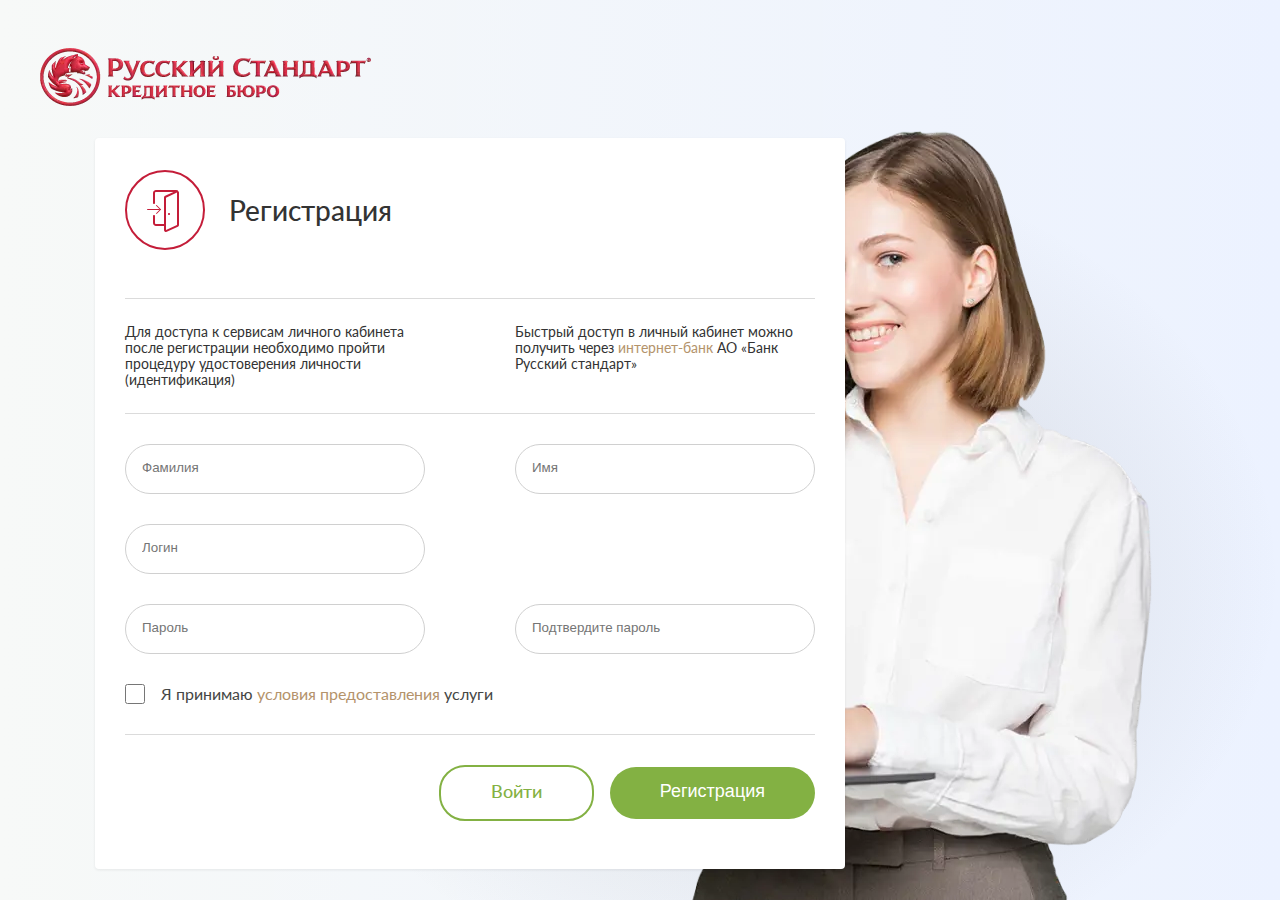
<file: most/registration.html>
<!DOCTYPE html><html lang="en">  <head>    <meta charset="utf-8">    <meta http-equiv="X-UA-Compatible" content="IE=Edge">    <meta name="viewport" content="width=device-width, initial-scale=1, maximum-scale=1">    <meta name="format-detection" content="telephone=no">    <title>Главная</title>    <link rel="stylesheet" href="css/imports/bootstrap.min.css">    <link rel="stylesheet" href="css/imports/global.min.css">    <link rel="stylesheet" href="css/imports/swiper-bundle.min.css">    <link rel="stylesheet" href="css/imports/animate.min.css">    <link rel="stylesheet" href="css/main.min.css">  </head>  <link rel="stylesheet" href="css/login.min.css">  <body>    <div class="all">      <!--Preloader-->      <div class="page-preloader" id="page-preloader">        <svg class="circular" height="100" width="100">          <circle class="path" cx="50" cy="50" r="45" fill="none" stroke-width="5" stroke-miterlimit="10"></circle>        </svg>        <svg class="logo" height="100" width="100">          <path class="st0" d="M-270.2-1546.4l3.5,4l3.5-4H-270.2z"></path>          <path class="st0" d="M-271.2-1546.4l4,9l4-9H-271.2z"></path>          <path class="st1" d="M56,18.5c1.2-0.7,2.6-1,2.6-1c-0.3-1.1,1-3,1.7-3.8c0.2-0.2,0-0.7-1-0.1c-1.4,0.9-2.9,2.2-3.9,4.4    C55.2,18.5,55.5,18.9,56,18.5z"></path>          <path class="st1" d="M69.3,30.8c0.2-0.9-0.3-2.3-0.5-2.8c-0.2-0.4,0-0.3,0.5-0.2c0.3,0.1,0.9,0.2,1.2,0.4c0.8,0.3,0.9-0.1,1-0.7    c0.1-0.7,0.2-1.7-0.2-3.3c-0.3,2.6-0.9,2.5-1.5,2.3c-1.1-0.4-3.1-0.6-3.9-0.3C67.9,28,69.3,30.8,69.3,30.8z"></path>          <path class="st1" d="M48.8,35c0,0-0.8,2.6-0.6,6.9c1.5-0.2,3-0.4,4.7-0.4c-2.6-1-2.5-6-0.7-8.6c0.5-0.7-0.1-0.8-0.8-0.6    c-0.9,0.3-1.4,0.5-2.3,0.8c0,0,0.4-6.7,6.2-11.9c-5.4,2.4-9.6,10.2-9.2,14.9C46.6,35.8,47.9,35.2,48.8,35z"></path>          <path class="st1" d="M50,6C25.5,6,5.6,26.1,5.6,50.8c0,24.7,19.9,44.8,44.4,44.8c24.5,0,44.4-20.1,44.4-44.8C94.4,26.1,74.5,6,50,6    z M37.5,84.9c-3.9-0.8-6.9-2.5-9.1-4.1c-1.7-1.2-3.1-2.5-3.5-3c5.3,1.4,13.2,1.4,18.7-1.1C33,76.9,25.9,74.2,21,71.5    c-2-1.1-2.5-1.5-3.2-2.7c-1.6-2.8-2.6-5.3-3.5-9c4,3.6,12.7,8.3,16.9,8.7C20.4,62.2,15,52.8,14.5,51.8C14,50.9,13.2,50,13.3,48    c0.1-2.7,1-6.8,1.9-9.5c1.3,3.7,4.5,10.5,8.3,13.7c-3.8-8.2-4.4-18.8-4.3-20.7c0-0.8,0.2-1.5,0.9-2.5c1-1.4,3.2-4.1,5.4-6.1    c-0.5,2.9-1.2,8.9-0.1,14.6c1.5-8.9,4.9-15.8,7.2-18.9c0.5-0.6,0.8-1.1,1.7-1.5c1-0.5,4-1.8,7.5-2.6c-3,2.1-5.5,6.2-6.3,8.4    c10.2-9.9,20-9.8,25.7-12.4C62.4,10,63,11,63,11.7c-0.1,0.9-0.5,2.5-0.5,2.5c3.5,0.9,5,2.6,5,2.6c-0.1-0.5-0.1-1.3-0.1-1.3    c4.8,4.3,6.4,7.6,6.2,10.3c-0.1,2.4,1.7,3.8,2.7,4.3c1,0.5,4.9,3,5.6,3.6c0.6,0.5-0.3,1.6-0.9,2.2c-0.6,2-1.9,3.1-2.7,3.3    c-1.3,0.4-2.4-0.1-2.4-0.1c-0.3,0.3-0.7,0.7-0.9,1c-0.5,0.5-0.7,0.1-0.7-0.2c0-0.3,0.1-0.6-0.1-1c-0.3-0.6-0.7,0-1.3,0.2    c-0.5,0.2-0.7-0.5-0.7-0.5c-3-0.6-4.4,0.9-4.4,0.9c2.2,0.3,3.2,1.7,3.4,2.4c0.1,0.5,1.5,0.5,2,0.1c0.2-0.1,0.6-0.3,0.5,0.2    c0,0.2-0.1,0.5-0.2,0.9c1,0.6,1.3,0.7,1,1.2c-1.2,2-2.2,1.7-2.5,1.6c-4.3-1.6-8.3-2.2-10.9-2.3c0.3-0.5,1.4-1.4,1.4-1.4    c-17.4,0-20.3,2.1-21.2,3.3c-0.6,0.8-0.1,2-0.1,2c-2.1,0.4-7.2,1.3-9.6,3.4c-2.1,1.9-2.3,6.1-2.4,7.7c1-1,2.1-1.8,3.2-2.3    c2.3-1.1,5.1-0.9,8.6-0.8c1.5,0.1,2.2,0.6,2.7,1.5c0.4,0.9-0.6,0.8-1.2,0.4c-3-2-4.1,1.6-7.3,0.7c1,1.2,2.4,1.2,3.2,0.9    c3.2-1.2,4,0.1,4.2,0.4c-2.1-0.1-5.3,1.2-6.9,1.5c-2,0.4-3.9,0.5-3.9,0.5c1.3,1.6,3.2,1.6,4.6,1.6c1.4,0,5.8-0.4,8.5-0.1    c6.8,0.7,7.2,7,3.3,11c3.2-0.9,4.5-4,4.5-4C55.2,80.9,45.5,86.6,37.5,84.9z M63,85c-0.1,0.2-0.2,0.6-0.7,0.7    c-2.3,0.9-5,1.5-6.5,1.7c6.3-5.8,7.3-14.1,5-19.1C64.9,72.8,64.4,81.1,63,85z M75.7,77.3c-1.1,1.1-3,2.8-5.2,4.3    C71,68.2,61.9,60.9,58,58.3c-3.9-2.7-10.2-4.7-11.5-5.1c-1.2-0.4-1.2-0.8-0.9-1.6c0.2-0.6,1-1.9,1.3-2.4c0.1-0.1,0-0.2-0.1-0.2    c-0.6,0.1-1.8,0.5-2.5,0.8c-0.7,0.3-1.3,0.3-1.5,0.1c-1.3-1.4,1.5-4,1.5-4c0.1,0.9,0.4,1.4,1.8,1.2c1.4-0.2,6-0.6,7-0.6    c0,0-5.4,3.8-6.2,5.1c-0.9,1.3,0.5,1.1,1.2,1.2c13.8,1.2,17.2,9.8,23.2,11.4c-1.3,0.6-3.2,0.3-4.6,0c4.1,2.6,7.8,8.3,9.2,12.3    C75.9,76.6,76,77,75.7,77.3z M84.4,64c-0.9,2.6-2.2,4.9-2.9,5.9c-3.1-6.5-9.3-13.2-15.8-16c6.2,1.2,12.9,4.4,18.4,9.2    C84.3,63.3,84.5,63.6,84.4,64z M75.1,47.4c1.8,0.1,4.7-0.2,7.1-1.5c-0.2,0.7-0.9,1.8-1.9,2.3c0,0,2.5,0.5,6.3,2.1    c0.1,0,0.3,0.1,0.3,0.6c0,0.8,0,2-0.1,3.3C83.4,51.3,78.6,48.8,75.1,47.4z"></path>          <path class="st2" d="M86.5,50.3c-3.8-1.6-6.3-2.1-6.3-2.1c1.1-0.5,1.8-1.7,1.9-2.3c-2.3,1.3-5.3,1.7-7.1,1.5    c3.5,1.5,8.3,4,11.5,6.7c0.1-1.2,0.2-2.5,0.1-3.3C86.8,50.4,86.6,50.3,86.5,50.3z"></path>          <path class="st2" d="M65.7,53.9c6.5,2.9,12.6,9.6,15.8,16c0.6-1.1,1.9-3.4,2.9-5.9c0.1-0.4-0.1-0.7-0.3-0.9    C78.6,58.4,71.9,55.1,65.7,53.9z"></path>          <path class="st2" d="M66.7,64.2c1.4,0.4,3.3,0.6,4.6,0c-6.1-1.6-9.5-10.2-23.2-11.4c-0.7-0.1-2,0.1-1.2-1.2    c0.9-1.3,6.2-5.1,6.2-5.1c-1,0-5.7,0.4-7,0.6c-1.4,0.2-1.7-0.3-1.8-1.2c0,0-2.8,2.6-1.5,4c0.2,0.2,0.8,0.3,1.5-0.1    c0.6-0.3,1.8-0.7,2.5-0.8c0.1,0,0.2,0,0.1,0.2c-0.3,0.5-1.1,1.8-1.3,2.4c-0.3,0.8-0.3,1.2,0.9,1.6c1.2,0.4,7.6,2.4,11.5,5.1    c3.9,2.7,13,9.9,12.5,23.3c2.2-1.5,4-3.2,5.2-4.3c0.3-0.3,0.2-0.7,0.2-0.9C74.6,72.5,70.9,66.7,66.7,64.2z"></path>          <path class="st2" d="M48.3,74.2c4-3.9,3.6-10.3-3.3-11c-2.7-0.3-7.1,0.1-8.5,0.1c-1.4,0-3.3,0-4.6-1.6c0,0,1.9-0.1,3.9-0.5    c1.6-0.3,4.8-1.6,6.9-1.5c-0.2-0.3-1-1.6-4.2-0.4c-0.8,0.3-2.2,0.3-3.2-0.9c3.2,1,4.3-2.6,7.3-0.7c0.6,0.4,1.7,0.5,1.2-0.4    c-0.4-0.9-1.2-1.5-2.7-1.5c-3.5-0.1-6.3-0.3-8.6,0.8c-1.1,0.5-2.3,1.3-3.2,2.3c0.1-1.6,0.2-5.8,2.4-7.7c2.4-2.1,7.5-3,9.6-3.4    c0,0-0.5-1.2,0.1-2c0.9-1.2,3.8-3.3,21.2-3.3c0,0-1.1,0.9-1.4,1.4c2.5,0.1,6.6,0.8,10.9,2.3c0.3,0.1,1.3,0.4,2.5-1.6    c0.3-0.6,0-0.7-1-1.2c0.1-0.4,0.2-0.7,0.2-0.9c0-0.5-0.4-0.3-0.5-0.2c-0.6,0.4-1.9,0.4-2-0.1c-0.2-0.7-1.2-2.1-3.4-2.4    c0,0,1.4-1.5,4.4-0.9c0,0,0.2,0.7,0.7,0.5c0.6-0.2,1-0.7,1.3-0.2c0.2,0.4,0.2,0.7,0.1,1c0,0.3,0.2,0.6,0.7,0.2    c0.3-0.3,0.6-0.6,0.9-1c0,0,1.1,0.4,2.4,0.1c0.8-0.2,2.1-1.3,2.7-3.3c0.6-0.6,1.5-1.7,0.9-2.2c-0.7-0.6-4.6-3.1-5.6-3.6    c-1-0.5-2.8-1.9-2.7-4.3c0.1-2.7-1.4-6-6.2-10.3c0,0-0.1,0.8,0.1,1.3c0,0-1.5-1.7-5-2.6c0,0,0.4-1.6,0.5-2.5    c0.1-0.7-0.6-1.7-1.7-1.2C55.5,13.1,45.7,13,35.5,23c0.8-2.2,3.3-6.3,6.3-8.4c-3.5,0.8-6.4,2.1-7.5,2.6c-0.9,0.5-1.2,0.9-1.7,1.5    c-2.3,3.1-5.7,9.9-7.2,18.9c-1.1-5.7-0.3-11.6,0.1-14.6c-2.3,2-4.5,4.7-5.4,6.1c-0.7,1-0.9,1.7-0.9,2.5c-0.1,1.8,0.5,12.4,4.3,20.7    c-3.8-3.2-7.1-10-8.3-13.7c-1,2.7-1.8,6.7-1.9,9.5c-0.1,2,0.7,2.9,1.2,3.8c0.6,1,5.9,10.4,16.7,16.7c-4.2-0.4-12.9-5.2-16.9-8.7    c1,3.7,2,6.2,3.5,9c0.7,1.3,1.2,1.7,3.2,2.7c4.9,2.7,12,5.4,22.5,5.2c-5.5,2.5-13.4,2.4-18.7,1.1c0.4,0.4,1.8,1.7,3.5,3    c2.2,1.6,5.3,3.3,9.1,4.1c8,1.7,17.7-4,15.4-14.8C52.9,70.2,51.6,73.3,48.3,74.2z M69.7,26.4c0.6,0.2,1.2,0.3,1.5-2.3    c0.4,1.6,0.4,2.6,0.2,3.3c-0.1,0.6-0.2,1-1,0.7c-0.3-0.1-0.9-0.3-1.2-0.4c-0.4-0.1-0.6-0.2-0.5,0.2c0.2,0.5,0.7,1.9,0.5,2.8    c0,0-1.4-2.8-3.5-4.7C66.6,25.8,68.6,26,69.7,26.4z M55.4,18.1c1-2.2,2.5-3.5,3.9-4.4c1.1-0.6,1.2-0.1,1,0.1    c-0.6,0.8-2,2.6-1.7,3.8c0,0-1.4,0.3-2.6,1C55.5,18.9,55.2,18.5,55.4,18.1z M55.3,21.2c-5.8,5.3-6.2,11.9-6.2,11.9    c0.9-0.3,1.4-0.5,2.3-0.8c0.7-0.2,1.3-0.1,0.8,0.6c-1.8,2.6-1.9,7.6,0.7,8.6c-1.8,0.1-3.3,0.2-4.7,0.4C48,37.6,48.8,35,48.8,35    c-0.9,0.3-2.2,0.9-2.7,1.1C45.8,31.4,49.9,23.5,55.3,21.2z"></path>          <path class="st2" d="M55.9,87.4c1.5-0.2,4.2-0.8,6.5-1.7c0.5-0.2,0.6-0.5,0.7-0.7c1.4-3.9,1.9-12.2-2.1-16.7    C63.2,73.3,62.2,81.7,55.9,87.4z"></path>        </svg>      </div>      <!--loginHead-->      <div class="loginHead">        <div class="loginHead-all">          <div class="loginHead-all__logo"><a href="#"><picture><source srcset="img/logo.webp" type="image/webp"><img src="img/logo.png" alt=""></picture></a></div>        </div>      </div>      <!--Back-girl--><picture><source srcset="img/auth.webp" type="image/webp"><img class="back-girl" src="img/auth.png" alt=""></picture>      <!--Login-->      <div class="register">        <div class="container">          <div class="register-all">            <div class="register-all__caption"><picture><source srcset="img/login-icon.svg" type="image/webp"><img src="img/login-icon.svg" alt=""></picture><span>Регистрация</span></div>            <div class="register-all__text"><span>Для доступа к сервисам личного кабинета после регистрации необходимо пройти процедуру удостоверения личности (идентификация)</span><span>Быстрый доступ в личный кабинет можно получить через <a href="#">интернет-банк</a> АО «Банк Русский стандарт»</span></div>            <div class="register-all__form">              <form action="#">                <div class="form-data">                  <div class="form-data__input">                    <input type="text" placeholder="Фамилия">                  </div>                  <div class="form-data__input">                    <input type="text" placeholder="Имя">                  </div>                  <div class="form-data__input">                    <input type="text" placeholder="Логин">                  </div>                  <div class="form-data__input">                    <input type="password" placeholder="Пароль">                  </div>                  <div class="form-data__input">                    <input type="password" placeholder="Подтвердите пароль">                  </div>                </div>                <div class="form-accept">                  <input type="checkbox"><span>Я принимаю <a href="#">условия предоставления</a> услуги</span>                </div>                <div class="hr"></div>                <div class="form-buttons">                  <div class="form-buttons__log"><a href="#">Войти</a></div>                  <div class="form-buttons__reg">                    <input type="submit" value="Регистрация">                  </div>                </div>              </form>            </div>          </div>        </div>      </div>    </div>    <script src="js/jquery-3.6.0.min.js"></script>    <script src="js/swiper-bundle.min.js"></script>    <script src="js/jquery.maskedinput.min.js"></script>    <script src="js/map.js"></script>    <script src="js/main.js"></script>  </body></html>
</file>
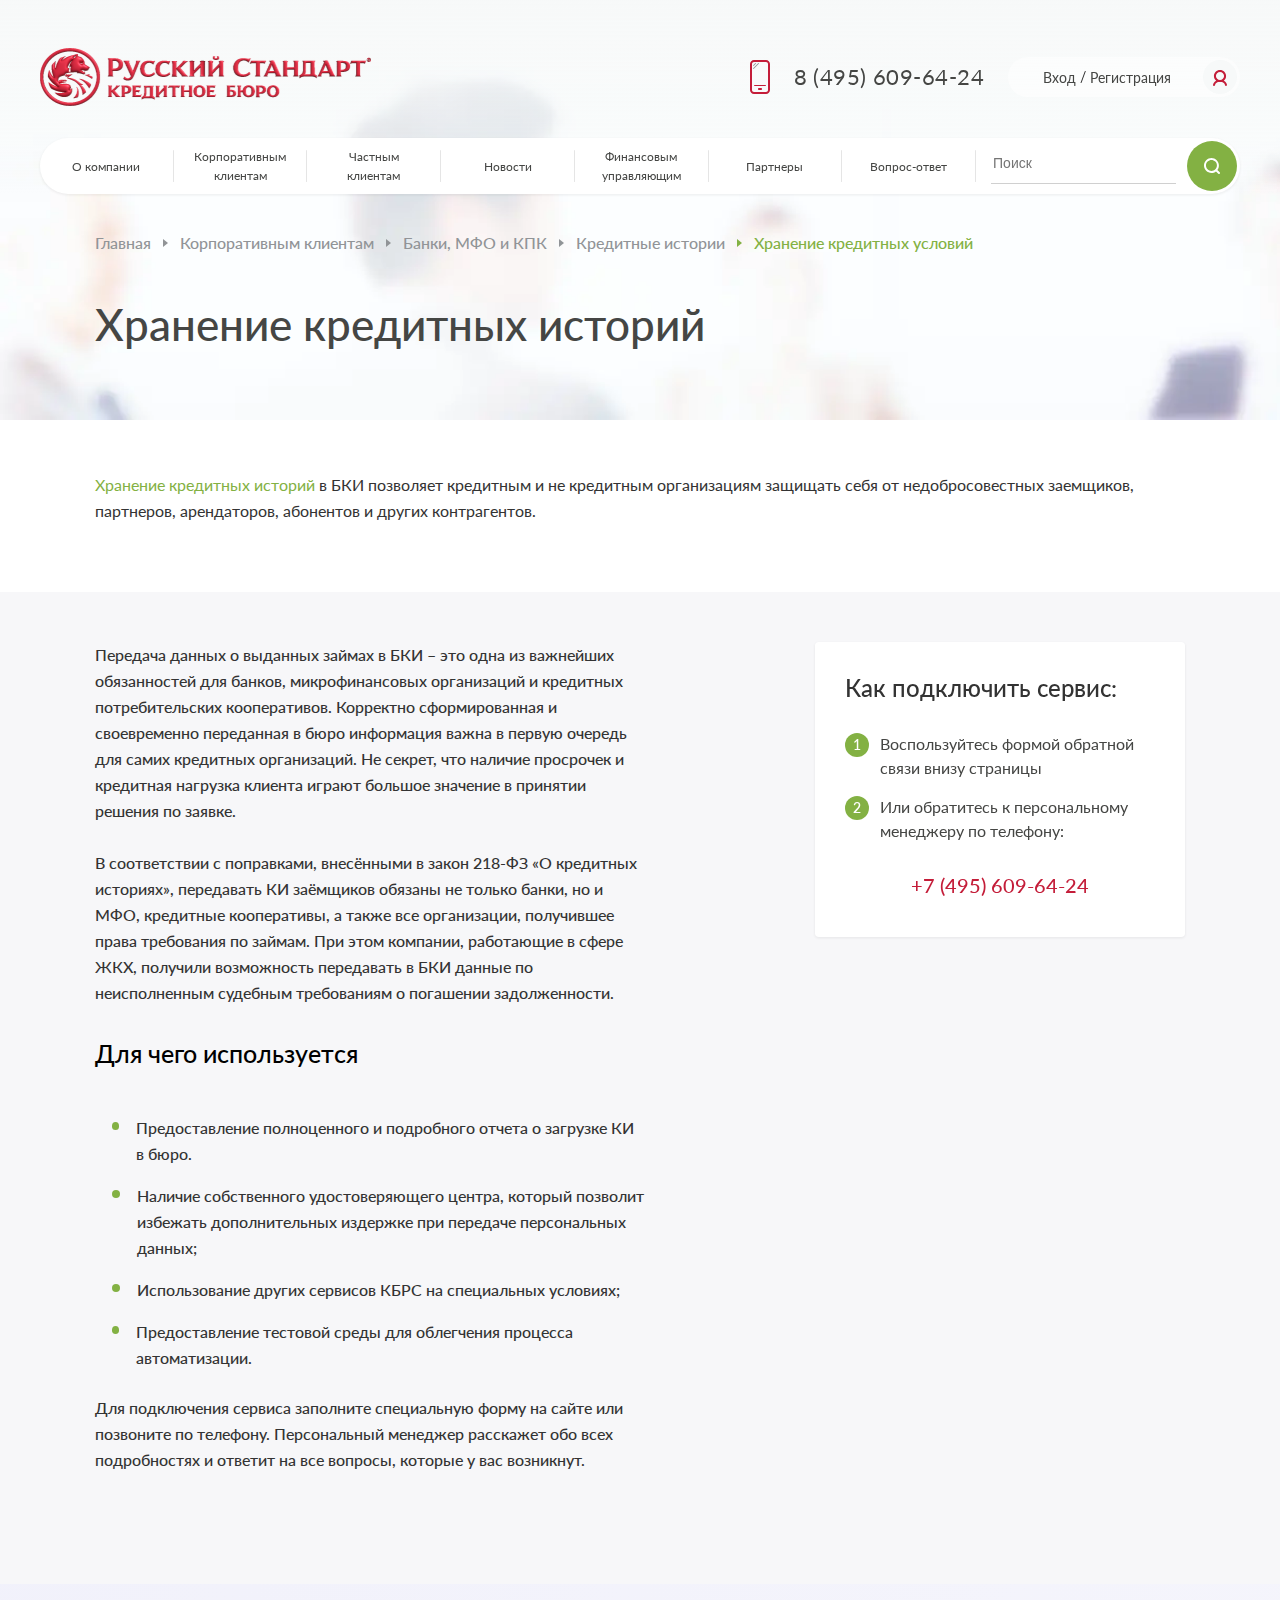
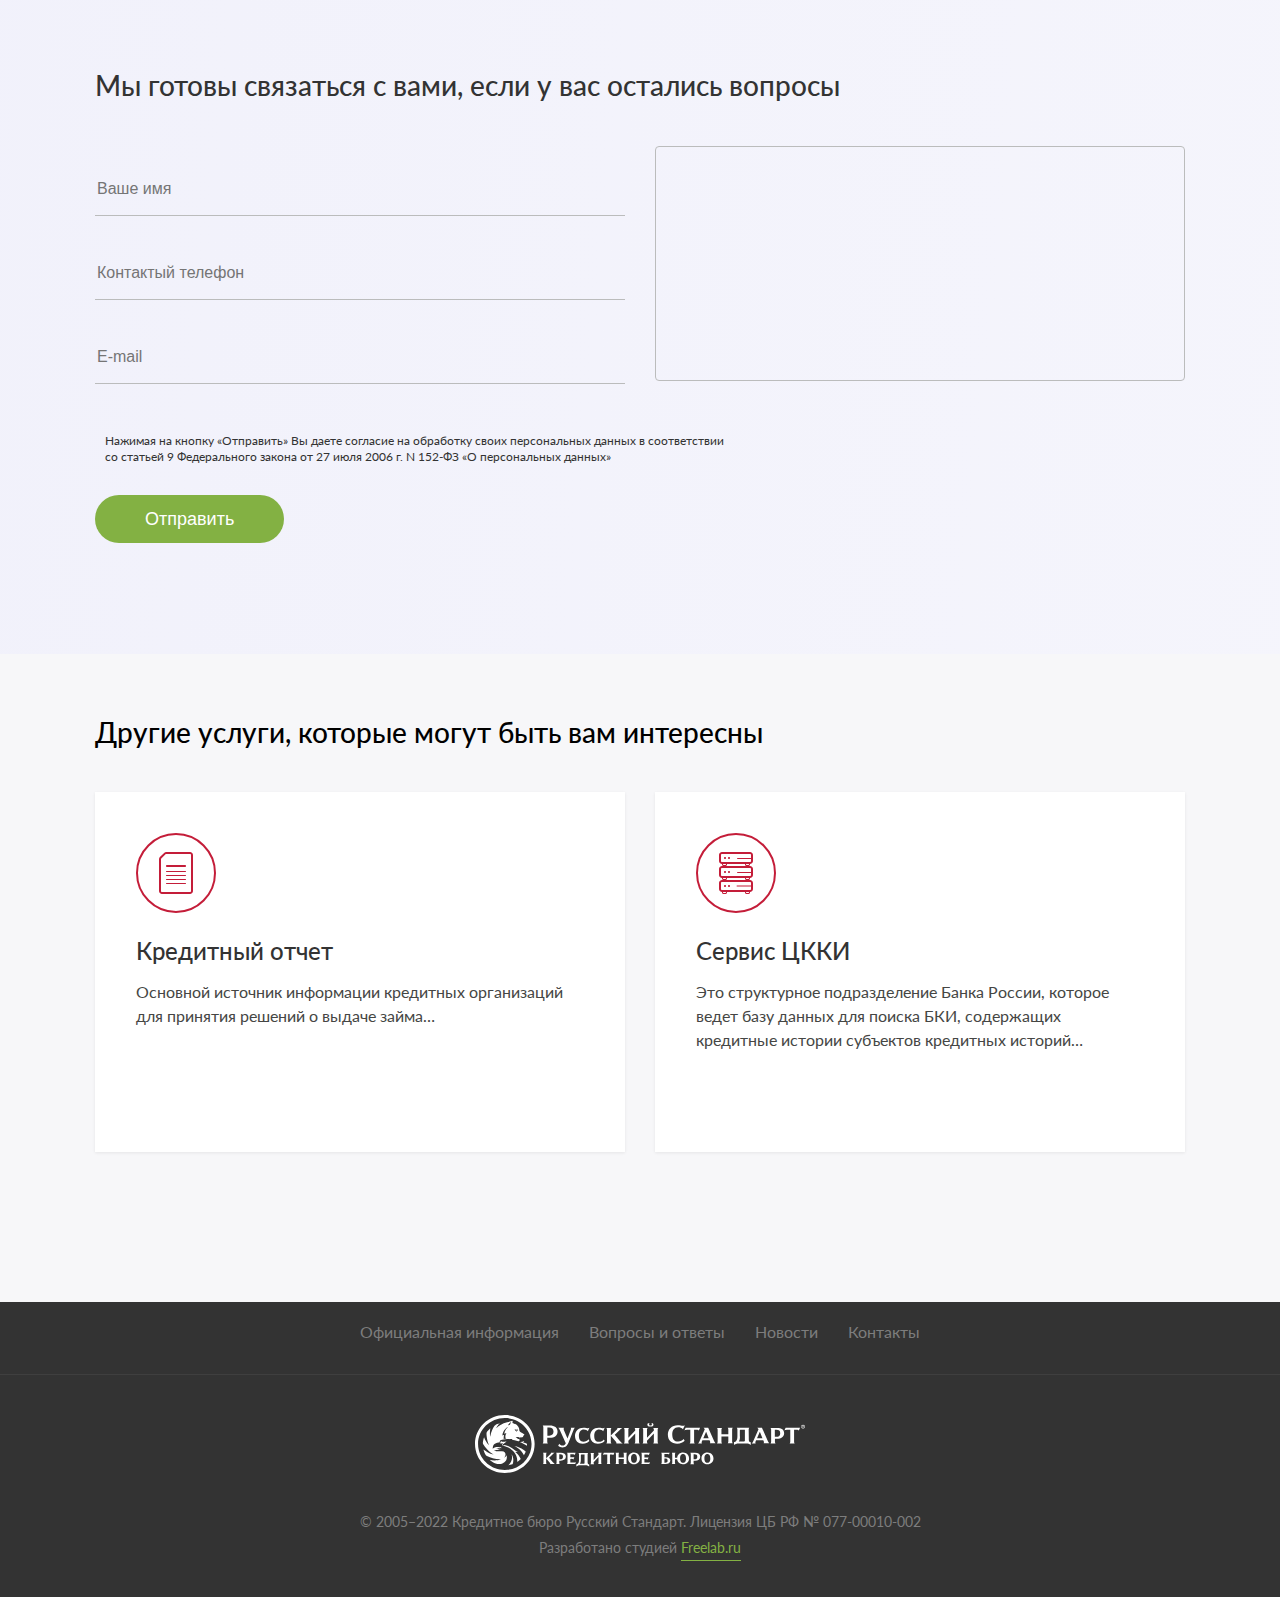
<file: most/storage.html>
<!DOCTYPE html><html lang="en">  <head>    <meta charset="utf-8">    <meta http-equiv="X-UA-Compatible" content="IE=Edge">    <meta name="viewport" content="width=device-width, initial-scale=1, maximum-scale=1">    <meta name="format-detection" content="telephone=no">    <title>Главная</title>    <link rel="stylesheet" href="css/imports/bootstrap.min.css">    <link rel="stylesheet" href="css/imports/global.min.css">    <link rel="stylesheet" href="css/imports/swiper-bundle.min.css">    <link rel="stylesheet" href="css/imports/animate.min.css">    <link rel="stylesheet" href="css/main.min.css">  </head>  <link rel="stylesheet" href="css/storage.min.css">  <body>    <div class="all">      <!--Preloader-->      <div class="page-preloader" id="page-preloader">        <svg class="circular" height="100" width="100">          <circle class="path" cx="50" cy="50" r="45" fill="none" stroke-width="5" stroke-miterlimit="10"></circle>        </svg>        <svg class="logo" height="100" width="100">          <path class="st0" d="M-270.2-1546.4l3.5,4l3.5-4H-270.2z"></path>          <path class="st0" d="M-271.2-1546.4l4,9l4-9H-271.2z"></path>          <path class="st1" d="M56,18.5c1.2-0.7,2.6-1,2.6-1c-0.3-1.1,1-3,1.7-3.8c0.2-0.2,0-0.7-1-0.1c-1.4,0.9-2.9,2.2-3.9,4.4    C55.2,18.5,55.5,18.9,56,18.5z"></path>          <path class="st1" d="M69.3,30.8c0.2-0.9-0.3-2.3-0.5-2.8c-0.2-0.4,0-0.3,0.5-0.2c0.3,0.1,0.9,0.2,1.2,0.4c0.8,0.3,0.9-0.1,1-0.7    c0.1-0.7,0.2-1.7-0.2-3.3c-0.3,2.6-0.9,2.5-1.5,2.3c-1.1-0.4-3.1-0.6-3.9-0.3C67.9,28,69.3,30.8,69.3,30.8z"></path>          <path class="st1" d="M48.8,35c0,0-0.8,2.6-0.6,6.9c1.5-0.2,3-0.4,4.7-0.4c-2.6-1-2.5-6-0.7-8.6c0.5-0.7-0.1-0.8-0.8-0.6    c-0.9,0.3-1.4,0.5-2.3,0.8c0,0,0.4-6.7,6.2-11.9c-5.4,2.4-9.6,10.2-9.2,14.9C46.6,35.8,47.9,35.2,48.8,35z"></path>          <path class="st1" d="M50,6C25.5,6,5.6,26.1,5.6,50.8c0,24.7,19.9,44.8,44.4,44.8c24.5,0,44.4-20.1,44.4-44.8C94.4,26.1,74.5,6,50,6    z M37.5,84.9c-3.9-0.8-6.9-2.5-9.1-4.1c-1.7-1.2-3.1-2.5-3.5-3c5.3,1.4,13.2,1.4,18.7-1.1C33,76.9,25.9,74.2,21,71.5    c-2-1.1-2.5-1.5-3.2-2.7c-1.6-2.8-2.6-5.3-3.5-9c4,3.6,12.7,8.3,16.9,8.7C20.4,62.2,15,52.8,14.5,51.8C14,50.9,13.2,50,13.3,48    c0.1-2.7,1-6.8,1.9-9.5c1.3,3.7,4.5,10.5,8.3,13.7c-3.8-8.2-4.4-18.8-4.3-20.7c0-0.8,0.2-1.5,0.9-2.5c1-1.4,3.2-4.1,5.4-6.1    c-0.5,2.9-1.2,8.9-0.1,14.6c1.5-8.9,4.9-15.8,7.2-18.9c0.5-0.6,0.8-1.1,1.7-1.5c1-0.5,4-1.8,7.5-2.6c-3,2.1-5.5,6.2-6.3,8.4    c10.2-9.9,20-9.8,25.7-12.4C62.4,10,63,11,63,11.7c-0.1,0.9-0.5,2.5-0.5,2.5c3.5,0.9,5,2.6,5,2.6c-0.1-0.5-0.1-1.3-0.1-1.3    c4.8,4.3,6.4,7.6,6.2,10.3c-0.1,2.4,1.7,3.8,2.7,4.3c1,0.5,4.9,3,5.6,3.6c0.6,0.5-0.3,1.6-0.9,2.2c-0.6,2-1.9,3.1-2.7,3.3    c-1.3,0.4-2.4-0.1-2.4-0.1c-0.3,0.3-0.7,0.7-0.9,1c-0.5,0.5-0.7,0.1-0.7-0.2c0-0.3,0.1-0.6-0.1-1c-0.3-0.6-0.7,0-1.3,0.2    c-0.5,0.2-0.7-0.5-0.7-0.5c-3-0.6-4.4,0.9-4.4,0.9c2.2,0.3,3.2,1.7,3.4,2.4c0.1,0.5,1.5,0.5,2,0.1c0.2-0.1,0.6-0.3,0.5,0.2    c0,0.2-0.1,0.5-0.2,0.9c1,0.6,1.3,0.7,1,1.2c-1.2,2-2.2,1.7-2.5,1.6c-4.3-1.6-8.3-2.2-10.9-2.3c0.3-0.5,1.4-1.4,1.4-1.4    c-17.4,0-20.3,2.1-21.2,3.3c-0.6,0.8-0.1,2-0.1,2c-2.1,0.4-7.2,1.3-9.6,3.4c-2.1,1.9-2.3,6.1-2.4,7.7c1-1,2.1-1.8,3.2-2.3    c2.3-1.1,5.1-0.9,8.6-0.8c1.5,0.1,2.2,0.6,2.7,1.5c0.4,0.9-0.6,0.8-1.2,0.4c-3-2-4.1,1.6-7.3,0.7c1,1.2,2.4,1.2,3.2,0.9    c3.2-1.2,4,0.1,4.2,0.4c-2.1-0.1-5.3,1.2-6.9,1.5c-2,0.4-3.9,0.5-3.9,0.5c1.3,1.6,3.2,1.6,4.6,1.6c1.4,0,5.8-0.4,8.5-0.1    c6.8,0.7,7.2,7,3.3,11c3.2-0.9,4.5-4,4.5-4C55.2,80.9,45.5,86.6,37.5,84.9z M63,85c-0.1,0.2-0.2,0.6-0.7,0.7    c-2.3,0.9-5,1.5-6.5,1.7c6.3-5.8,7.3-14.1,5-19.1C64.9,72.8,64.4,81.1,63,85z M75.7,77.3c-1.1,1.1-3,2.8-5.2,4.3    C71,68.2,61.9,60.9,58,58.3c-3.9-2.7-10.2-4.7-11.5-5.1c-1.2-0.4-1.2-0.8-0.9-1.6c0.2-0.6,1-1.9,1.3-2.4c0.1-0.1,0-0.2-0.1-0.2    c-0.6,0.1-1.8,0.5-2.5,0.8c-0.7,0.3-1.3,0.3-1.5,0.1c-1.3-1.4,1.5-4,1.5-4c0.1,0.9,0.4,1.4,1.8,1.2c1.4-0.2,6-0.6,7-0.6    c0,0-5.4,3.8-6.2,5.1c-0.9,1.3,0.5,1.1,1.2,1.2c13.8,1.2,17.2,9.8,23.2,11.4c-1.3,0.6-3.2,0.3-4.6,0c4.1,2.6,7.8,8.3,9.2,12.3    C75.9,76.6,76,77,75.7,77.3z M84.4,64c-0.9,2.6-2.2,4.9-2.9,5.9c-3.1-6.5-9.3-13.2-15.8-16c6.2,1.2,12.9,4.4,18.4,9.2    C84.3,63.3,84.5,63.6,84.4,64z M75.1,47.4c1.8,0.1,4.7-0.2,7.1-1.5c-0.2,0.7-0.9,1.8-1.9,2.3c0,0,2.5,0.5,6.3,2.1    c0.1,0,0.3,0.1,0.3,0.6c0,0.8,0,2-0.1,3.3C83.4,51.3,78.6,48.8,75.1,47.4z"></path>          <path class="st2" d="M86.5,50.3c-3.8-1.6-6.3-2.1-6.3-2.1c1.1-0.5,1.8-1.7,1.9-2.3c-2.3,1.3-5.3,1.7-7.1,1.5    c3.5,1.5,8.3,4,11.5,6.7c0.1-1.2,0.2-2.5,0.1-3.3C86.8,50.4,86.6,50.3,86.5,50.3z"></path>          <path class="st2" d="M65.7,53.9c6.5,2.9,12.6,9.6,15.8,16c0.6-1.1,1.9-3.4,2.9-5.9c0.1-0.4-0.1-0.7-0.3-0.9    C78.6,58.4,71.9,55.1,65.7,53.9z"></path>          <path class="st2" d="M66.7,64.2c1.4,0.4,3.3,0.6,4.6,0c-6.1-1.6-9.5-10.2-23.2-11.4c-0.7-0.1-2,0.1-1.2-1.2    c0.9-1.3,6.2-5.1,6.2-5.1c-1,0-5.7,0.4-7,0.6c-1.4,0.2-1.7-0.3-1.8-1.2c0,0-2.8,2.6-1.5,4c0.2,0.2,0.8,0.3,1.5-0.1    c0.6-0.3,1.8-0.7,2.5-0.8c0.1,0,0.2,0,0.1,0.2c-0.3,0.5-1.1,1.8-1.3,2.4c-0.3,0.8-0.3,1.2,0.9,1.6c1.2,0.4,7.6,2.4,11.5,5.1    c3.9,2.7,13,9.9,12.5,23.3c2.2-1.5,4-3.2,5.2-4.3c0.3-0.3,0.2-0.7,0.2-0.9C74.6,72.5,70.9,66.7,66.7,64.2z"></path>          <path class="st2" d="M48.3,74.2c4-3.9,3.6-10.3-3.3-11c-2.7-0.3-7.1,0.1-8.5,0.1c-1.4,0-3.3,0-4.6-1.6c0,0,1.9-0.1,3.9-0.5    c1.6-0.3,4.8-1.6,6.9-1.5c-0.2-0.3-1-1.6-4.2-0.4c-0.8,0.3-2.2,0.3-3.2-0.9c3.2,1,4.3-2.6,7.3-0.7c0.6,0.4,1.7,0.5,1.2-0.4    c-0.4-0.9-1.2-1.5-2.7-1.5c-3.5-0.1-6.3-0.3-8.6,0.8c-1.1,0.5-2.3,1.3-3.2,2.3c0.1-1.6,0.2-5.8,2.4-7.7c2.4-2.1,7.5-3,9.6-3.4    c0,0-0.5-1.2,0.1-2c0.9-1.2,3.8-3.3,21.2-3.3c0,0-1.1,0.9-1.4,1.4c2.5,0.1,6.6,0.8,10.9,2.3c0.3,0.1,1.3,0.4,2.5-1.6    c0.3-0.6,0-0.7-1-1.2c0.1-0.4,0.2-0.7,0.2-0.9c0-0.5-0.4-0.3-0.5-0.2c-0.6,0.4-1.9,0.4-2-0.1c-0.2-0.7-1.2-2.1-3.4-2.4    c0,0,1.4-1.5,4.4-0.9c0,0,0.2,0.7,0.7,0.5c0.6-0.2,1-0.7,1.3-0.2c0.2,0.4,0.2,0.7,0.1,1c0,0.3,0.2,0.6,0.7,0.2    c0.3-0.3,0.6-0.6,0.9-1c0,0,1.1,0.4,2.4,0.1c0.8-0.2,2.1-1.3,2.7-3.3c0.6-0.6,1.5-1.7,0.9-2.2c-0.7-0.6-4.6-3.1-5.6-3.6    c-1-0.5-2.8-1.9-2.7-4.3c0.1-2.7-1.4-6-6.2-10.3c0,0-0.1,0.8,0.1,1.3c0,0-1.5-1.7-5-2.6c0,0,0.4-1.6,0.5-2.5    c0.1-0.7-0.6-1.7-1.7-1.2C55.5,13.1,45.7,13,35.5,23c0.8-2.2,3.3-6.3,6.3-8.4c-3.5,0.8-6.4,2.1-7.5,2.6c-0.9,0.5-1.2,0.9-1.7,1.5    c-2.3,3.1-5.7,9.9-7.2,18.9c-1.1-5.7-0.3-11.6,0.1-14.6c-2.3,2-4.5,4.7-5.4,6.1c-0.7,1-0.9,1.7-0.9,2.5c-0.1,1.8,0.5,12.4,4.3,20.7    c-3.8-3.2-7.1-10-8.3-13.7c-1,2.7-1.8,6.7-1.9,9.5c-0.1,2,0.7,2.9,1.2,3.8c0.6,1,5.9,10.4,16.7,16.7c-4.2-0.4-12.9-5.2-16.9-8.7    c1,3.7,2,6.2,3.5,9c0.7,1.3,1.2,1.7,3.2,2.7c4.9,2.7,12,5.4,22.5,5.2c-5.5,2.5-13.4,2.4-18.7,1.1c0.4,0.4,1.8,1.7,3.5,3    c2.2,1.6,5.3,3.3,9.1,4.1c8,1.7,17.7-4,15.4-14.8C52.9,70.2,51.6,73.3,48.3,74.2z M69.7,26.4c0.6,0.2,1.2,0.3,1.5-2.3    c0.4,1.6,0.4,2.6,0.2,3.3c-0.1,0.6-0.2,1-1,0.7c-0.3-0.1-0.9-0.3-1.2-0.4c-0.4-0.1-0.6-0.2-0.5,0.2c0.2,0.5,0.7,1.9,0.5,2.8    c0,0-1.4-2.8-3.5-4.7C66.6,25.8,68.6,26,69.7,26.4z M55.4,18.1c1-2.2,2.5-3.5,3.9-4.4c1.1-0.6,1.2-0.1,1,0.1    c-0.6,0.8-2,2.6-1.7,3.8c0,0-1.4,0.3-2.6,1C55.5,18.9,55.2,18.5,55.4,18.1z M55.3,21.2c-5.8,5.3-6.2,11.9-6.2,11.9    c0.9-0.3,1.4-0.5,2.3-0.8c0.7-0.2,1.3-0.1,0.8,0.6c-1.8,2.6-1.9,7.6,0.7,8.6c-1.8,0.1-3.3,0.2-4.7,0.4C48,37.6,48.8,35,48.8,35    c-0.9,0.3-2.2,0.9-2.7,1.1C45.8,31.4,49.9,23.5,55.3,21.2z"></path>          <path class="st2" d="M55.9,87.4c1.5-0.2,4.2-0.8,6.5-1.7c0.5-0.2,0.6-0.5,0.7-0.7c1.4-3.9,1.9-12.2-2.1-16.7    C63.2,73.3,62.2,81.7,55.9,87.4z"></path>        </svg>      </div>      <!--Sites elements-->      <!--Overlay-->      <div class="overlay animate__animated animate__fadeIn">        <div class="overlay-all">          <div class="overlay-all__one overlay-item">            <div class="overlay-item__title">Банки, МФО и КПК</div>            <div class="nav-wrapper">              <div class="overlay-item__nav">                <div class="nav-title">Кредитные истории:</div>                <div class="nav-list"><a class="nav-list__item" href="#">Хранение кредитных историй</a><a class="nav-list__item" href="#">Сервис ЦККИ</a><a class="nav-list__item" href="#">Кредитный отчет</a></div>              </div>              <div class="overlay-item__nav">                <div class="nav-title">Кредитные истории:</div>                <div class="nav-list"><a class="nav-list__item" href="#">Рейтинг Бюро</a><a class="nav-list__item" href="#">Рейтинг работодателя</a><a class="nav-list__item" href="#">Скоринг</a></div>              </div>              <div class="overlay-item__nav">                <div class="nav-title">Сопровождение клиентов:</div>              </div>              <div class="overlay-item__nav">                <div class="nav-title">Верификация персональных данных:</div>                <div class="nav-list"><a class="nav-list__item" href="#">Верификация</a><a class="nav-list__item" href="#">Хеш-верификация</a></div>              </div>              <div class="overlay-item__nav">                <div class="nav-title">Сервисы федеральных служб:</div>                <div class="nav-list"><a class="nav-list__item" href="#">Сервис ЕГРЮЛ/ЕГРИП</a><a class="nav-list__item" href="#">Проверка паспорта</a><a class="nav-list__item" href="#">ФССП</a></div>              </div>              <div class="overlay-item__nav">                <div class="nav-title">Кредитные истории</div>              </div>            </div>          </div>          <div class="overlay-all__two overlay-item">            <div class="overlay-item__title">Для коллекторских агенств</div>            <div class="overlay-item__nav">              <div class="nav-list"><a class="nav-list__item" href="#">Хранение кредитных историй</a><a class="nav-list__item" href="#">Коллекшен рейтинг</a><a class="nav-list__item" href="#">ФССП</a></div>            </div>          </div>          <div class="overlay-all__two overlay-item">            <div class="overlay-item__title">Для страховых компаний</div>            <div class="overlay-item__nav">              <div class="nav-list"><a class="nav-list__item" href="#">Скоринг</a><a class="nav-list__item" href="#">Верификация</a><a class="nav-list__item" href="#">Хэш-верификация</a><a class="nav-list__item" href="#">Проверка паспорта</a></div>            </div>          </div>          <div class="overlay-all__two overlay-item">            <div class="overlay-item__title">Для ЖКУ</div>            <div class="overlay-item__nav">              <div class="nav-list"><a class="nav-list__item" href="#">Хранение кредитных историй</a><a class="nav-list__item" href="#">Кредитный отчет</a></div>            </div>          </div>        </div>      </div>      <!--Overlay-two-->      <div class="overlay-two animate__animated animate__fadeIn">        <div class="overlay-two-all">          <div class="overlay-item">            <div class="nav-list"><a class="nav-list__item" href="#">Кредитный отчет</a><a class="nav-list__item" href="#">Запрос/выписка ЦККИ</a><a class="nav-list__item" href="#">Скоринг</a></div>          </div>          <div class="overlay-item">            <div class="nav-list"><a class="nav-list__item" href="#">Оповещения</a><a class="nav-list__item" href="#">Подписка</a><a class="nav-list__item" href="#">Исправление кредитной истории и консультации</a></div>          </div>        </div>      </div>      <!--headerAdaptive-->      <div class="headerAdaptive">        <div class="headerAdaptive-all">          <div class="headerAdaptive-all__top">            <div class="logo"><picture><source srcset="img/logo.webp" type="image/webp"><img src="img/logo.png" alt=""></picture></div>            <div class="right"><a href="tel:84956096424">                <div class="right-phone">                  <svg width="16" height="24" viewBox="0 0 16 24" fill="none" xmlns="http://www.w3.org/2000/svg">                    <path d="M14 0H2C0.9 0 0 0.9 0 2V22C0 23.1 0.9 24 2 24H14C15.1 24 16 23.1 16 22V2C16 0.9 15.1 0 14 0ZM14 22H2V18H14V22ZM14 16H2V2H14V16Z" fill="#C41D39"></path>                    <path d="M6 21H10C10.55 21 11 20.55 11 20C11 19.45 10.55 19 10 19H6C5.45 19 5 19.45 5 20C5 20.55 5.45 21 6 21Z" fill="#C41D39"></path>                  </svg>                </div></a>              <div class="right-acc">                <svg width="14" height="16" viewBox="0 0 14 16" fill="none" xmlns="http://www.w3.org/2000/svg">                  <path d="M13.9862 14.8C13.7627 13.76 13.2549 12.79 12.5135 11.99C12.0158 11.46 11.4267 11.03 10.7767 10.7C12.1885 9.6 13.0924 7.9 13.0924 6C13.1026 2.69 10.3705 0 7.00866 0C3.64685 0 0.914745 2.69 0.914745 6C0.914745 7.9 1.81868 9.6 3.23043 10.7C2.58042 11.03 1.99134 11.46 1.49367 11.99C0.752241 12.78 0.244415 13.75 0.0209713 14.8C-0.0907505 15.34 0.254571 15.87 0.803024 15.98C0.874119 15.99 0.945215 16 1.01631 16C1.48351 16 1.91008 15.68 2.01165 15.2C2.15384 14.51 2.49916 13.87 2.98668 13.34C3.78904 12.49 4.93673 12 6.1352 12H7.87196C9.07043 12 10.2181 12.49 11.0205 13.34C11.5182 13.87 11.8533 14.51 11.9955 15.2C12.1072 15.74 12.6455 16.09 13.194 15.97C13.7424 15.86 14.0979 15.33 13.976 14.79L13.9862 14.8ZM7.00866 2C9.25325 2 11.0713 3.79 11.0713 6C11.0713 8.21 9.25325 10 7.00866 10C4.76407 10 2.94605 8.21 2.94605 6C2.94605 3.79 4.76407 2 7.00866 2Z" fill="#C41D39"></path>                </svg>              </div>            </div>          </div>          <div class="headerAdaptive-all__bottom">            <div class="menu-wrapper">              <div class="hamburger-menu"></div>            </div>            <div class="menu-form">              <form action="#">                <input type="text" placeholder="Поиск по сайту">                <svg width="16" height="16" viewBox="0 0 16 16" fill="none" xmlns="http://www.w3.org/2000/svg">                  <g clip-path="url(#clip0_50_53)">                    <path d="M15.7065 14.3001L13.3753 11.9689C14.3644 10.6766 14.9062 9.10592 14.9062 7.45075C14.9062 5.45759 14.1308 3.58868 12.7242 2.17706C9.81645 -0.725702 5.08454 -0.725702 2.18178 2.18203C-0.725957 5.08977 -0.725957 9.8167 2.18178 12.7244C3.58843 14.1311 5.4623 14.9065 7.45547 14.9065C9.11064 14.9065 10.6813 14.3647 11.9736 13.3756L14.3048 15.7067C14.4986 15.9006 14.7521 16 15.0056 16C15.2591 16 15.5126 15.9006 15.7065 15.7067C16.0942 15.319 16.0942 14.6878 15.7065 14.3001ZM3.58346 11.3178C1.45112 9.18545 1.45112 5.71605 3.58346 3.58371C4.65211 2.52003 6.04882 1.98321 7.4505 1.98321C8.85217 1.98321 10.2489 2.51506 11.3175 3.58371C12.3862 4.65237 12.918 5.98943 12.918 7.45075C12.918 8.91208 12.3514 10.2839 11.3175 11.3178C10.2837 12.3517 8.91182 12.9183 7.4505 12.9183C5.98917 12.9183 4.61732 12.3517 3.58346 11.3178Z" fill="white"></path>                  </g>                  <defs>                    <clippath id="clip0_50_53">                      <rect width="16" height="16" fill="white"></rect>                    </clippath>                  </defs>                </svg>              </form>            </div>          </div>        </div>      </div>      <!--Adaptive-->      <div class="adaptive">        <div class="adaptive-all">          <div class="adaptive-all__nav">            <div class="nav-list">              <div class="nav-item"><a href="#">О компании</a></div>              <div class="nav-item open-adaptive-one"><a href="#">Корпоративным клиентам</a>                <div class="overlay-arrow">                  <svg class="svg-one" width="10" height="7" viewBox="0 0 10 7" fill="none" xmlns="http://www.w3.org/2000/svg">                    <path d="M5.0075 6.50125C4.74751 6.50125 4.4975 6.40125 4.2975 6.21125L0.297505 2.21125C-0.0924951 1.82125 -0.0924951 1.18125 0.297505 0.791249C0.687505 0.401249 1.3275 0.401249 1.7175 0.791249L5.0075 4.08125L8.2975 0.791249C8.6875 0.401249 9.3175 0.401249 9.7075 0.791249C10.0975 1.18125 10.0975 1.81125 9.7075 2.20125L5.7175 6.21125C5.51751 6.41125 5.2675 6.50125 5.0075 6.50125Z" fill="#83B143"></path>                  </svg>                </div>              </div>              <!--overlay-adaptive-one-->              <div class="overlay-adaptive-one">                <div class="nav-list">                  <div class="nav-item"><a href="#">Личный кабинет</a>                    <div class="overlay-arrow">                      <svg class="svg-two" width="10" height="7" viewBox="0 0 10 7" fill="none" xmlns="http://www.w3.org/2000/svg">                        <path d="M5.0075 6.50125C4.74751 6.50125 4.4975 6.40125 4.2975 6.21125L0.297505 2.21125C-0.0924951 1.82125 -0.0924951 1.18125 0.297505 0.791249C0.687505 0.401249 1.3275 0.401249 1.7175 0.791249L5.0075 4.08125L8.2975 0.791249C8.6875 0.401249 9.3175 0.401249 9.7075 0.791249C10.0975 1.18125 10.0975 1.81125 9.7075 2.20125L5.7175 6.21125C5.51751 6.41125 5.2675 6.50125 5.0075 6.50125Z" fill="#83B143"></path>                      </svg>                    </div>                  </div>                  <div class="nav-item open-two"><a href="#">Банки, МФО и КПК</a>                    <div class="overlay-arrow">                      <svg class="svg-three" width="10" height="7" viewBox="0 0 10 7" fill="none" xmlns="http://www.w3.org/2000/svg">                        <path d="M5.0075 6.50125C4.74751 6.50125 4.4975 6.40125 4.2975 6.21125L0.297505 2.21125C-0.0924951 1.82125 -0.0924951 1.18125 0.297505 0.791249C0.687505 0.401249 1.3275 0.401249 1.7175 0.791249L5.0075 4.08125L8.2975 0.791249C8.6875 0.401249 9.3175 0.401249 9.7075 0.791249C10.0975 1.18125 10.0975 1.81125 9.7075 2.20125L5.7175 6.21125C5.51751 6.41125 5.2675 6.50125 5.0075 6.50125Z" fill="#83B143"></path>                      </svg>                    </div>                  </div>                  <!---->                  <div class="drop-two">                    <div class="nav-wrapper">                      <div class="overlay-item__nav">                        <div class="nav-title">Кредитные истории:</div>                        <div class="nav-list"><a class="nav-list__item" href="#">Хранение кредитных историй</a><a class="nav-list__item" href="#">Сервис ЦККИ</a><a class="nav-list__item" href="#">Кредитный отчет</a></div>                      </div>                      <div class="overlay-item__nav">                        <div class="nav-title">Оценка рисков</div>                        <div class="nav-list"><a class="nav-list__item" href="#">Хранение кредитных историй</a><a class="nav-list__item" href="#">Сервис ЦККИ</a><a class="nav-list__item" href="#">Кредитный отчет</a></div>                      </div>                      <div class="overlay-item__nav">                        <div class="nav-title">Сопровождение клиентов:</div>                      </div>                      <div class="overlay-item__nav">                        <div class="nav-title">Верификация персональных данных:</div>                        <div class="nav-list"><a class="nav-list__item" href="#">Верификация</a><a class="nav-list__item" href="#">Хеш-верификация</a></div>                      </div>                      <div class="overlay-item__nav">                        <div class="nav-title">Сервисы федеральных служб:</div>                        <div class="nav-list"><a class="nav-list__item" href="#">Сервис ЕГРЮЛ/ЕГРИП</a><a class="nav-list__item" href="#">Проверка паспорта</a><a class="nav-list__item" href="#">ФССП</a></div>                      </div>                      <div class="overlay-item__nav">                        <div class="nav-title">Кредитные истории</div>                      </div>                    </div>                  </div>                  <!---->                  <div class="nav-item open-three"><a href="#">Для коллекторских агенств</a>                    <div class="overlay-arrow">                      <svg class="svg-four" width="10" height="7" viewBox="0 0 10 7" fill="none" xmlns="http://www.w3.org/2000/svg">                        <path d="M5.0075 6.50125C4.74751 6.50125 4.4975 6.40125 4.2975 6.21125L0.297505 2.21125C-0.0924951 1.82125 -0.0924951 1.18125 0.297505 0.791249C0.687505 0.401249 1.3275 0.401249 1.7175 0.791249L5.0075 4.08125L8.2975 0.791249C8.6875 0.401249 9.3175 0.401249 9.7075 0.791249C10.0975 1.18125 10.0975 1.81125 9.7075 2.20125L5.7175 6.21125C5.51751 6.41125 5.2675 6.50125 5.0075 6.50125Z" fill="#83B143"></path>                      </svg>                    </div>                  </div>                  <!---->                  <div class="drop-three">                    <div class="overlay-item__nav">                      <div class="nav-list"><a class="nav-list__item" href="#">Хранение кредитных историй</a><a class="nav-list__item" href="#">Коллекшен рейтинг</a><a class="nav-list__item" href="#">ФССП</a></div>                    </div>                  </div>                  <!---->                  <div class="nav-item open-four"><a href="#">Для страховых компаний</a>                    <div class="overlay-arrow">                      <svg class="svg-five" width="10" height="7" viewBox="0 0 10 7" fill="none" xmlns="http://www.w3.org/2000/svg">                        <path d="M5.0075 6.50125C4.74751 6.50125 4.4975 6.40125 4.2975 6.21125L0.297505 2.21125C-0.0924951 1.82125 -0.0924951 1.18125 0.297505 0.791249C0.687505 0.401249 1.3275 0.401249 1.7175 0.791249L5.0075 4.08125L8.2975 0.791249C8.6875 0.401249 9.3175 0.401249 9.7075 0.791249C10.0975 1.18125 10.0975 1.81125 9.7075 2.20125L5.7175 6.21125C5.51751 6.41125 5.2675 6.50125 5.0075 6.50125Z" fill="#83B143"></path>                      </svg>                    </div>                  </div>                  <!---->                  <div class="drop-four">                    <div class="overlay-item__nav">                      <div class="nav-list"><a class="nav-list__item" href="#">Скоринг</a><a class="nav-list__item" href="#">Верификация</a><a class="nav-list__item" href="#">Хэш-верификация</a><a class="nav-list__item" href="#">Проверка паспорта</a></div>                    </div>                  </div>                  <!---->                  <div class="nav-item open-five"><a href="#">Для ЖКУ</a>                    <div class="overlay-arrow">                      <svg class="svg-six" width="10" height="7" viewBox="0 0 10 7" fill="none" xmlns="http://www.w3.org/2000/svg">                        <path d="M5.0075 6.50125C4.74751 6.50125 4.4975 6.40125 4.2975 6.21125L0.297505 2.21125C-0.0924951 1.82125 -0.0924951 1.18125 0.297505 0.791249C0.687505 0.401249 1.3275 0.401249 1.7175 0.791249L5.0075 4.08125L8.2975 0.791249C8.6875 0.401249 9.3175 0.401249 9.7075 0.791249C10.0975 1.18125 10.0975 1.81125 9.7075 2.20125L5.7175 6.21125C5.51751 6.41125 5.2675 6.50125 5.0075 6.50125Z" fill="#83B143"></path>                      </svg>                    </div>                  </div>                  <!---->                  <div class="drop-five">                    <div class="overlay-item__nav">                      <div class="nav-list"><a class="nav-list__item" href="#">Хранение кредитных историй</a><a class="nav-list__item" href="#">Кредитный отчет</a></div>                    </div>                  </div>                  <!---->                </div>              </div>              <!---->              <div class="nav-item open-adaptive-two"><a href="#">Частным клиентам</a>                <div class="overlay-arrow">                  <svg class="svg-seven" width="10" height="7" viewBox="0 0 10 7" fill="none" xmlns="http://www.w3.org/2000/svg">                    <path d="M5.0075 6.50125C4.74751 6.50125 4.4975 6.40125 4.2975 6.21125L0.297505 2.21125C-0.0924951 1.82125 -0.0924951 1.18125 0.297505 0.791249C0.687505 0.401249 1.3275 0.401249 1.7175 0.791249L5.0075 4.08125L8.2975 0.791249C8.6875 0.401249 9.3175 0.401249 9.7075 0.791249C10.0975 1.18125 10.0975 1.81125 9.7075 2.20125L5.7175 6.21125C5.51751 6.41125 5.2675 6.50125 5.0075 6.50125Z" fill="#83B143"></path>                  </svg>                </div>              </div>              <!--overlay-adaptive-two-->              <div class="overlay-adaptive-two">                <div class="overlay-adaptive-two-all">                  <div class="overlay-item">                    <div class="nav-list"><a class="nav-list__item" href="#">Кредитный отчет</a><a class="nav-list__item" href="#">Запрос/выписка ЦККИ</a><a class="nav-list__item" href="#">Скоринг</a></div>                  </div>                  <div class="overlay-item">                    <div class="nav-list"><a class="nav-list__item" href="#">Оповещения</a><a class="nav-list__item" href="#">Подписка</a><a class="nav-list__item" href="#">Исправление кредитной истории и консультации</a></div>                  </div>                </div>              </div>              <!---->              <div class="nav-item"><a href="#">Новости</a></div>              <div class="nav-item"><a href="#">Финансовым управляющим</a></div>              <div class="nav-item"><a href="#">Партнеры</a></div>              <div class="nav-item"><a href="#">Вопрос-ответ</a></div>            </div>          </div>        </div>      </div>      <!--Header-->      <header class="header">        <div class="header-all">          <div class="header-all__top">            <div class="header-logo"><a href="#"><picture><source srcset="img/logo.svg" type="image/webp"><img src="img/logo.svg" alt=""></picture></a></div>            <div class="header-profile">              <div class="header-profile__phone"><a href="tel:84956096424">                  <div class="phone-img"><picture><source srcset="img/phone.svg" type="image/webp"><img src="img/phone.svg" alt=""></picture></div>                  <div class="phone-number">8 (495) 609-64-24</div></a></div>              <div class="header-profile__account">                <div class="account-sign">                  <div class="account-sign__login">Вход</div><span>/</span>                  <div class="account-sign__reg">Регистрация</div>                </div>                <div class="account-logo"><picture><source srcset="img/account.svg" type="image/webp"><img src="img/account.svg" alt=""></picture></div>                <div class="dropdown-block"><a href="#" target="_blank">Для физических лиц</a><a href="#" target="_blank">Для корпоративных клиентов</a></div>              </div>            </div>          </div>          <div class="header-all__nav">            <div class="nav-list">              <div class="nav-item"><a href="#">О компании</a></div>              <div class="hr-wrapper">                <div class="nav-hr"></div>              </div>              <div class="nav-item overlay-open-one"><a href="#">Корпоративным клиентам</a></div>              <div class="hr-wrapper">                <div class="nav-hr"></div>              </div>              <div class="nav-item overlay-open-two"><a href="#">Частным клиентам</a></div>              <div class="hr-wrapper">                <div class="nav-hr"></div>              </div>              <div class="nav-item"><a href="#">Новости</a></div>              <div class="hr-wrapper">                <div class="nav-hr"></div>              </div>              <div class="nav-item"><a href="#">Финансовым управляющим</a></div>              <div class="hr-wrapper">                <div class="nav-hr"></div>              </div>              <div class="nav-item"><a href="#">Партнеры</a></div>              <div class="hr-wrapper">                <div class="nav-hr"></div>              </div>              <div class="nav-item"><a href="#">Вопрос-ответ</a></div>              <div class="hr-wrapper">                <div class="nav-hr"></div>              </div>              <div class="nav-item">                <form action="#">                  <input type="text" placeholder="Поиск"><a class="search" href="#"><picture><source srcset="img/search.svg" type="image/webp"><img src="img/search.svg" alt=""></picture></a>                </form>              </div>            </div>          </div>        </div>      </header>      <!--Promo-->      <div class="promo">        <div class="container">          <div class="promo-all">            <div class="promo-all__text">              <div class="pages"><a href="#">                  <div class="pages-main">Главная</div></a>                <div class="pages-arrow">                  <svg width="5" height="8" viewBox="0 0 5 8" fill="none" xmlns="http://www.w3.org/2000/svg">                    <path d="M5 3.99999L1.27146e-07 8L0 0L5 3.99999Z" fill="#83B143"></path>                  </svg>                </div><a href="#">                  <div class="pages-main">Корпоративным клиентам</div></a>                <div class="pages-arrow">                  <svg width="5" height="8" viewBox="0 0 5 8" fill="none" xmlns="http://www.w3.org/2000/svg">                    <path d="M5 3.99999L1.27146e-07 8L0 0L5 3.99999Z" fill="#83B143"></path>                  </svg>                </div><a href="#">                  <div class="pages-main">Банки, МФО и КПК</div></a>                <div class="pages-arrow">                  <svg width="5" height="8" viewBox="0 0 5 8" fill="none" xmlns="http://www.w3.org/2000/svg">                    <path d="M5 3.99999L1.27146e-07 8L0 0L5 3.99999Z" fill="#83B143"></path>                  </svg>                </div><a href="#">                  <div class="pages-main">Кредитные истории</div></a>                <div class="pages-arrow">                  <svg class="arrow-last" width="5" height="8" viewBox="0 0 5 8" fill="none" xmlns="http://www.w3.org/2000/svg">                    <path d="M5 3.99999L1.27146e-07 8L0 0L5 3.99999Z" fill="#83B143"></path>                  </svg>                </div><a href="#">                  <div class="pages-now">Хранение кредитных условий</div></a>              </div>              <div class="title">Хранение кредитных историй</div>            </div>          </div>        </div>      </div>      <!--smallText-->      <div class="smallText">        <div class="container">          <div class="smallText-text"><span>Хранение кредитных историй</span> в БКИ позволяет кредитным и не кредитным организациям защищать себя от недобросовестных заемщиков, партнеров, арендаторов, абонентов и других контрагентов.</div>        </div>      </div>      <!--Usage-->      <div class="usage">        <div class="container">          <div class="usage-all">            <div class="usage-all__left">              <div class="usage-text">                Передача данных о выданных займах в БКИ – это одна из важнейших обязанностей для банков,                 микрофинансовых организаций и кредитных потребительских кооперативов.                 Корректно сформированная и своевременно переданная в бюро информация важна в первую очередь                 для самих кредитных организаций. Не секрет, что наличие просрочек и кредитная нагрузка                 клиента играют большое значение в принятии решения по заявке.<br><br>                В соответствии с поправками, внесёнными в закон 218-ФЗ «О кредитных историях»,                 передавать КИ заёмщиков обязаны не только банки, но и МФО, кредитные кооперативы,                 а также все организации, получившее права требования по займам. При этом компании,                 работающие в сфере ЖКХ, получили возможность передавать в БКИ данные по неисполненным                 судебным требованиям о погашении задолженности.              </div>              <div class="usage-explane">                <div class="usage-explane__title">Для чего используется</div>                <div class="usage-explane__list">                  <div class="list">                    <div class="list-item">                      <div class="list-item__icon"></div><span>Предоставление полноценного и подробного отчета о загрузке КИ в бюро.</span>                    </div>                    <div class="list-item">                      <div class="list-item__icon"></div><span>Наличие собственного удостоверяющего центра, который позволит избежать дополнительных издержке при передаче персональных данных;</span>                    </div>                    <div class="list-item">                      <div class="list-item__icon"></div><span>Использование других сервисов КБРС на специальных условиях;</span>                    </div>                    <div class="list-item">                      <div class="list-item__icon"></div><span>Предоставление тестовой среды для облегчения процесса автоматизации.</span>                    </div>                  </div>                </div>                <div class="usage-explane__desc">                  Для подключения сервиса заполните специальную форму на сайте или                   позвоните по телефону. Персональный менеджер расскажет обо всех подробностях и                   ответит на все вопросы, которые у вас возникнут.                </div>              </div>            </div>            <div class="usage-all__right">              <div class="usage-block">                <div class="usage-block__title">Как подключить сервис:</div>                <div class="usage-block__list">                  <div class="list-item">                    <div class="list-item__count">1</div>                    <div class="list-item__text">Воспользуйтесь формой обратной связи внизу страницы</div>                  </div>                  <div class="list-item">                    <div class="list-item__count">2</div>                    <div class="list-item__text">Или обратитесь к персональному менеджеру по телефону:</div>                  </div>                </div>                <div class="usage-block__phone"><a href="tel:+7 (495) 609-64-24">+7 (495) 609-64-24</a></div>              </div>            </div>          </div>        </div>      </div>      <!--Connect-->      <div class="connect">        <div class="container">          <div class="connect-all">            <div class="connect-all__title">Мы готовы связаться с вами, если у вас остались вопросы</div>            <div class="connect-all__form">              <form action="#">                <div class="form-main">                  <div class="form-main__left">                    <div class="name main-input">                      <input type="text" placeholder="Ваше имя">                    </div>                    <div class="tel main-input">                      <input type="tel" placeholder="Контактый телефон">                    </div>                    <div class="email main-input">                      <input type="email" placeholder="E-mail">                    </div>                  </div>                  <div class="form-main__right">                    <textarea name="comment" placeholder="Комментарий"> </textarea>                  </div>                </div>                <div class="form-submit">                  <div class="form-submit__text">Нажимая на кнопку «Отправить» Вы даете согласие на обработку своих персональных данных в соответствии со статьей 9 Федерального закона от 27 июля 2006 г. N 152-ФЗ «О персональных данных»</div>                  <div class="form-submit__button">                    <input type="submit" value="Отправить">                  </div>                </div>              </form>            </div>          </div>        </div>      </div>      <!--Others-->      <div class="others">        <div class="container">          <div class="others-all">            <div class="others-all__title">Другие услуги, которые могут быть вам интересны</div>            <div class="others-all__main"><a href="#">                <div class="main-item">                  <div class="main-item__img"><picture><source srcset="img/info1.svg" type="image/webp"><img src="img/info1.svg" alt=""></picture></div>                  <div class="main-item__title">Кредитный отчет</div>                  <div class="main-item__subtitle">Основной источник информации кредитных организаций для принятия решений о выдаче займа…</div>                </div></a><a href="#">                <div class="main-item">                  <div class="main-item__img"><picture><source srcset="img/info3.svg" type="image/webp"><img src="img/info3.svg" alt=""></picture></div>                  <div class="main-item__title">Сервис ЦККИ</div>                  <div class="main-item__subtitle">Это структурное подразделение Банка России, которое ведет базу данных для поиска БКИ, содержащих кредитные истории субъектов кредитных историй… </div>                </div></a></div>          </div>        </div>      </div>      <footer class="footer">        <div class="footer-all">          <div class="footer-all__nav">            <ul>              <li><a href="#">Официальная информация</a></li>              <li><a href="#">Вопросы и ответы</a></li>              <li><a href="#">Новости</a></li>              <li><a href="#">Контакты</a></li>            </ul>          </div>          <div class="hr"></div>          <div class="footer-all__logo"><a href="#"><picture><source srcset="img/logo2.svg" type="image/webp"><img src="img/logo2.svg" alt=""></picture></a></div>          <div class="footer-all__copy">© 2005–2022 Кредитное бюро Русский Стандарт. Лицензия ЦБ РФ № 077-00010-002</div>          <div class="footer-all__text">Разработано студией <a href="#">Freelab.ru</a></div>        </div>      </footer>    </div>    <script src="js/jquery-3.6.0.min.js"></script>    <script src="js/swiper-bundle.min.js"></script>    <script src="js/jquery.maskedinput.min.js"></script>    <script src="js/map.js"></script>    <script src="js/main.js"></script>  </body></html>
</file>
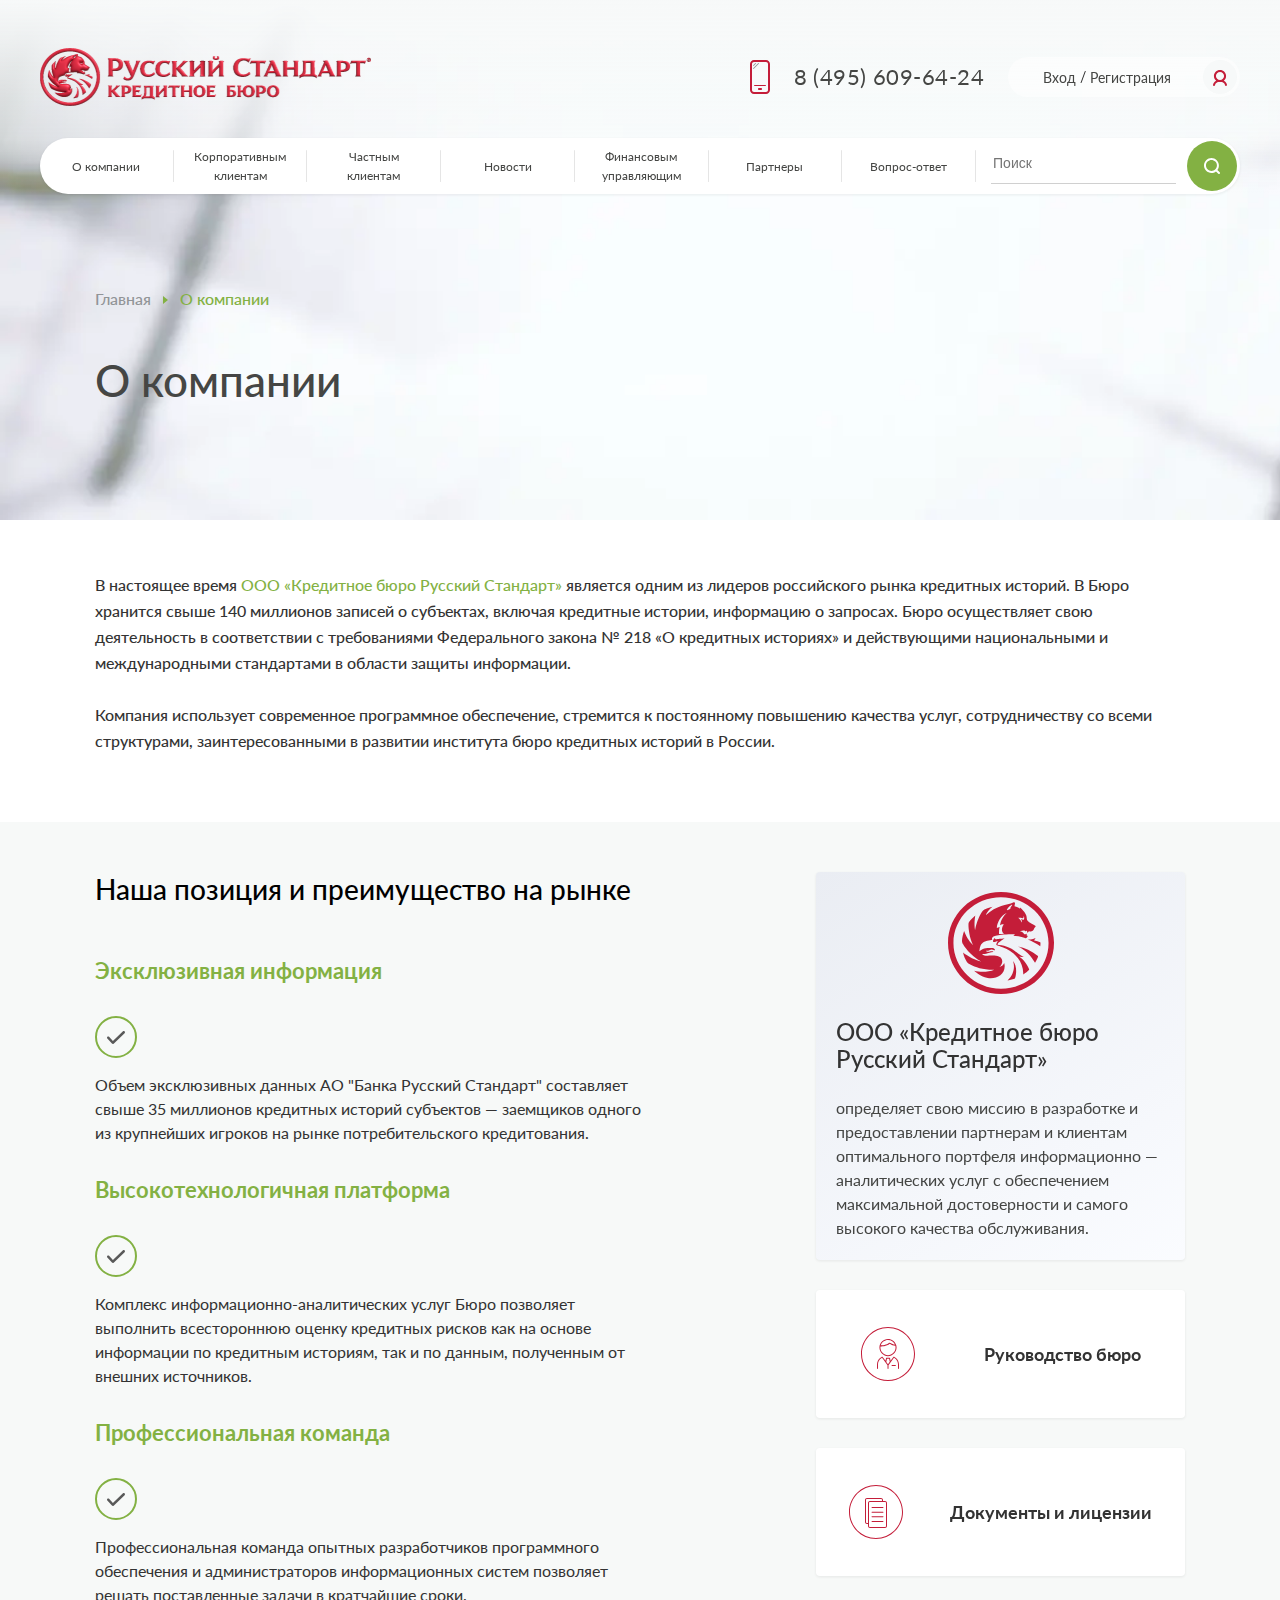
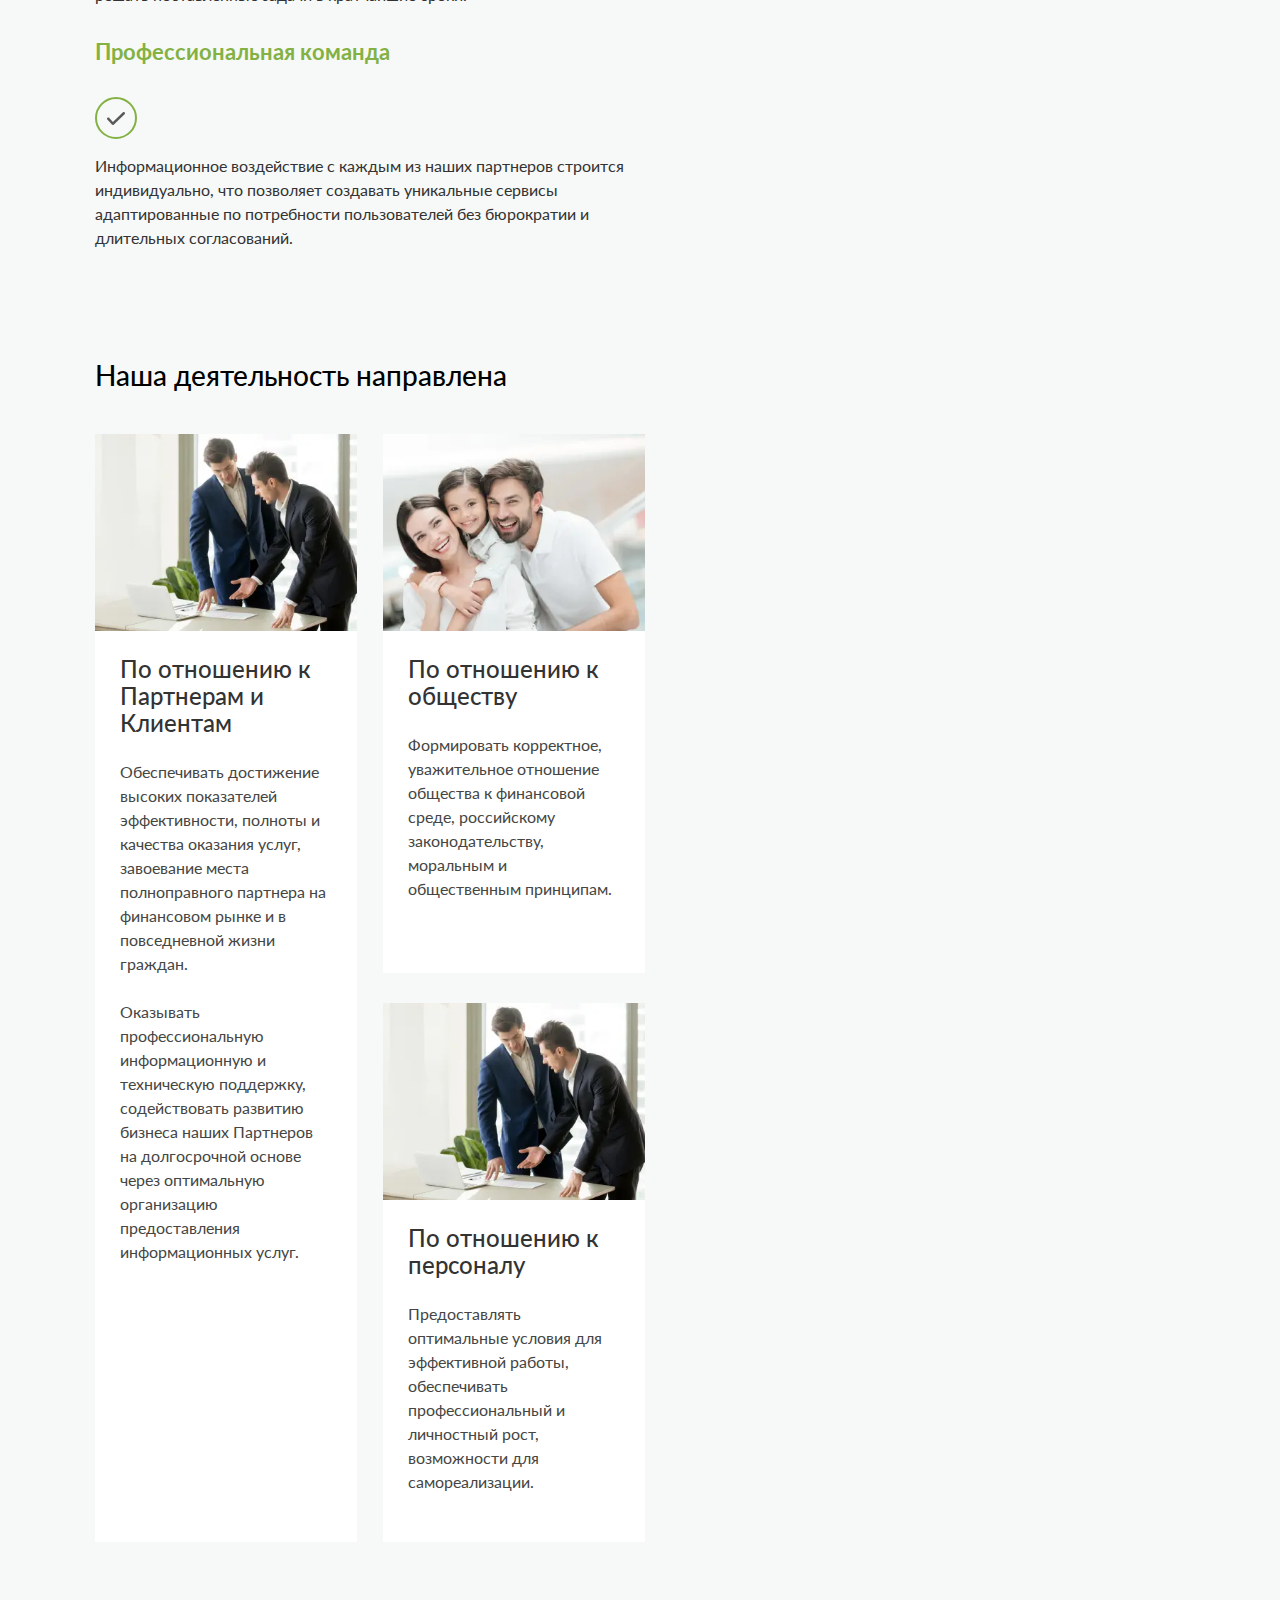
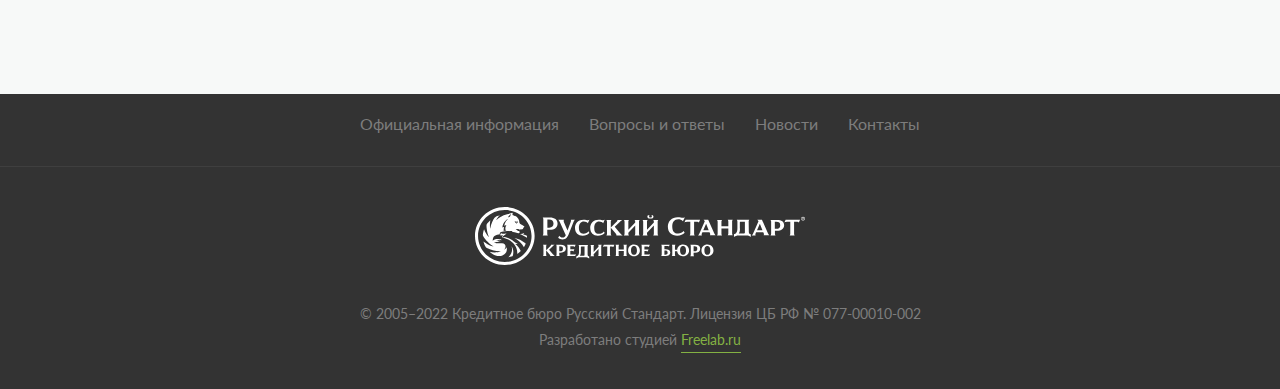
<file: most/text-page.html>
<!DOCTYPE html><html lang="en">  <head>    <meta charset="utf-8">    <meta http-equiv="X-UA-Compatible" content="IE=Edge">    <meta name="viewport" content="width=device-width, initial-scale=1, maximum-scale=1">    <meta name="format-detection" content="telephone=no">    <title>Главная</title>    <link rel="stylesheet" href="css/imports/bootstrap.min.css">    <link rel="stylesheet" href="css/imports/global.min.css">    <link rel="stylesheet" href="css/imports/swiper-bundle.min.css">    <link rel="stylesheet" href="css/imports/animate.min.css">    <link rel="stylesheet" href="css/main.min.css">  </head>  <link rel="stylesheet" href="css/text-page.min.css">  <body>    <div class="all">      <!--Preloader-->      <div class="page-preloader" id="page-preloader">        <svg class="circular" height="100" width="100">          <circle class="path" cx="50" cy="50" r="45" fill="none" stroke-width="5" stroke-miterlimit="10"></circle>        </svg>        <svg class="logo" height="100" width="100">          <path class="st0" d="M-270.2-1546.4l3.5,4l3.5-4H-270.2z"></path>          <path class="st0" d="M-271.2-1546.4l4,9l4-9H-271.2z"></path>          <path class="st1" d="M56,18.5c1.2-0.7,2.6-1,2.6-1c-0.3-1.1,1-3,1.7-3.8c0.2-0.2,0-0.7-1-0.1c-1.4,0.9-2.9,2.2-3.9,4.4    C55.2,18.5,55.5,18.9,56,18.5z"></path>          <path class="st1" d="M69.3,30.8c0.2-0.9-0.3-2.3-0.5-2.8c-0.2-0.4,0-0.3,0.5-0.2c0.3,0.1,0.9,0.2,1.2,0.4c0.8,0.3,0.9-0.1,1-0.7    c0.1-0.7,0.2-1.7-0.2-3.3c-0.3,2.6-0.9,2.5-1.5,2.3c-1.1-0.4-3.1-0.6-3.9-0.3C67.9,28,69.3,30.8,69.3,30.8z"></path>          <path class="st1" d="M48.8,35c0,0-0.8,2.6-0.6,6.9c1.5-0.2,3-0.4,4.7-0.4c-2.6-1-2.5-6-0.7-8.6c0.5-0.7-0.1-0.8-0.8-0.6    c-0.9,0.3-1.4,0.5-2.3,0.8c0,0,0.4-6.7,6.2-11.9c-5.4,2.4-9.6,10.2-9.2,14.9C46.6,35.8,47.9,35.2,48.8,35z"></path>          <path class="st1" d="M50,6C25.5,6,5.6,26.1,5.6,50.8c0,24.7,19.9,44.8,44.4,44.8c24.5,0,44.4-20.1,44.4-44.8C94.4,26.1,74.5,6,50,6    z M37.5,84.9c-3.9-0.8-6.9-2.5-9.1-4.1c-1.7-1.2-3.1-2.5-3.5-3c5.3,1.4,13.2,1.4,18.7-1.1C33,76.9,25.9,74.2,21,71.5    c-2-1.1-2.5-1.5-3.2-2.7c-1.6-2.8-2.6-5.3-3.5-9c4,3.6,12.7,8.3,16.9,8.7C20.4,62.2,15,52.8,14.5,51.8C14,50.9,13.2,50,13.3,48    c0.1-2.7,1-6.8,1.9-9.5c1.3,3.7,4.5,10.5,8.3,13.7c-3.8-8.2-4.4-18.8-4.3-20.7c0-0.8,0.2-1.5,0.9-2.5c1-1.4,3.2-4.1,5.4-6.1    c-0.5,2.9-1.2,8.9-0.1,14.6c1.5-8.9,4.9-15.8,7.2-18.9c0.5-0.6,0.8-1.1,1.7-1.5c1-0.5,4-1.8,7.5-2.6c-3,2.1-5.5,6.2-6.3,8.4    c10.2-9.9,20-9.8,25.7-12.4C62.4,10,63,11,63,11.7c-0.1,0.9-0.5,2.5-0.5,2.5c3.5,0.9,5,2.6,5,2.6c-0.1-0.5-0.1-1.3-0.1-1.3    c4.8,4.3,6.4,7.6,6.2,10.3c-0.1,2.4,1.7,3.8,2.7,4.3c1,0.5,4.9,3,5.6,3.6c0.6,0.5-0.3,1.6-0.9,2.2c-0.6,2-1.9,3.1-2.7,3.3    c-1.3,0.4-2.4-0.1-2.4-0.1c-0.3,0.3-0.7,0.7-0.9,1c-0.5,0.5-0.7,0.1-0.7-0.2c0-0.3,0.1-0.6-0.1-1c-0.3-0.6-0.7,0-1.3,0.2    c-0.5,0.2-0.7-0.5-0.7-0.5c-3-0.6-4.4,0.9-4.4,0.9c2.2,0.3,3.2,1.7,3.4,2.4c0.1,0.5,1.5,0.5,2,0.1c0.2-0.1,0.6-0.3,0.5,0.2    c0,0.2-0.1,0.5-0.2,0.9c1,0.6,1.3,0.7,1,1.2c-1.2,2-2.2,1.7-2.5,1.6c-4.3-1.6-8.3-2.2-10.9-2.3c0.3-0.5,1.4-1.4,1.4-1.4    c-17.4,0-20.3,2.1-21.2,3.3c-0.6,0.8-0.1,2-0.1,2c-2.1,0.4-7.2,1.3-9.6,3.4c-2.1,1.9-2.3,6.1-2.4,7.7c1-1,2.1-1.8,3.2-2.3    c2.3-1.1,5.1-0.9,8.6-0.8c1.5,0.1,2.2,0.6,2.7,1.5c0.4,0.9-0.6,0.8-1.2,0.4c-3-2-4.1,1.6-7.3,0.7c1,1.2,2.4,1.2,3.2,0.9    c3.2-1.2,4,0.1,4.2,0.4c-2.1-0.1-5.3,1.2-6.9,1.5c-2,0.4-3.9,0.5-3.9,0.5c1.3,1.6,3.2,1.6,4.6,1.6c1.4,0,5.8-0.4,8.5-0.1    c6.8,0.7,7.2,7,3.3,11c3.2-0.9,4.5-4,4.5-4C55.2,80.9,45.5,86.6,37.5,84.9z M63,85c-0.1,0.2-0.2,0.6-0.7,0.7    c-2.3,0.9-5,1.5-6.5,1.7c6.3-5.8,7.3-14.1,5-19.1C64.9,72.8,64.4,81.1,63,85z M75.7,77.3c-1.1,1.1-3,2.8-5.2,4.3    C71,68.2,61.9,60.9,58,58.3c-3.9-2.7-10.2-4.7-11.5-5.1c-1.2-0.4-1.2-0.8-0.9-1.6c0.2-0.6,1-1.9,1.3-2.4c0.1-0.1,0-0.2-0.1-0.2    c-0.6,0.1-1.8,0.5-2.5,0.8c-0.7,0.3-1.3,0.3-1.5,0.1c-1.3-1.4,1.5-4,1.5-4c0.1,0.9,0.4,1.4,1.8,1.2c1.4-0.2,6-0.6,7-0.6    c0,0-5.4,3.8-6.2,5.1c-0.9,1.3,0.5,1.1,1.2,1.2c13.8,1.2,17.2,9.8,23.2,11.4c-1.3,0.6-3.2,0.3-4.6,0c4.1,2.6,7.8,8.3,9.2,12.3    C75.9,76.6,76,77,75.7,77.3z M84.4,64c-0.9,2.6-2.2,4.9-2.9,5.9c-3.1-6.5-9.3-13.2-15.8-16c6.2,1.2,12.9,4.4,18.4,9.2    C84.3,63.3,84.5,63.6,84.4,64z M75.1,47.4c1.8,0.1,4.7-0.2,7.1-1.5c-0.2,0.7-0.9,1.8-1.9,2.3c0,0,2.5,0.5,6.3,2.1    c0.1,0,0.3,0.1,0.3,0.6c0,0.8,0,2-0.1,3.3C83.4,51.3,78.6,48.8,75.1,47.4z"></path>          <path class="st2" d="M86.5,50.3c-3.8-1.6-6.3-2.1-6.3-2.1c1.1-0.5,1.8-1.7,1.9-2.3c-2.3,1.3-5.3,1.7-7.1,1.5    c3.5,1.5,8.3,4,11.5,6.7c0.1-1.2,0.2-2.5,0.1-3.3C86.8,50.4,86.6,50.3,86.5,50.3z"></path>          <path class="st2" d="M65.7,53.9c6.5,2.9,12.6,9.6,15.8,16c0.6-1.1,1.9-3.4,2.9-5.9c0.1-0.4-0.1-0.7-0.3-0.9    C78.6,58.4,71.9,55.1,65.7,53.9z"></path>          <path class="st2" d="M66.7,64.2c1.4,0.4,3.3,0.6,4.6,0c-6.1-1.6-9.5-10.2-23.2-11.4c-0.7-0.1-2,0.1-1.2-1.2    c0.9-1.3,6.2-5.1,6.2-5.1c-1,0-5.7,0.4-7,0.6c-1.4,0.2-1.7-0.3-1.8-1.2c0,0-2.8,2.6-1.5,4c0.2,0.2,0.8,0.3,1.5-0.1    c0.6-0.3,1.8-0.7,2.5-0.8c0.1,0,0.2,0,0.1,0.2c-0.3,0.5-1.1,1.8-1.3,2.4c-0.3,0.8-0.3,1.2,0.9,1.6c1.2,0.4,7.6,2.4,11.5,5.1    c3.9,2.7,13,9.9,12.5,23.3c2.2-1.5,4-3.2,5.2-4.3c0.3-0.3,0.2-0.7,0.2-0.9C74.6,72.5,70.9,66.7,66.7,64.2z"></path>          <path class="st2" d="M48.3,74.2c4-3.9,3.6-10.3-3.3-11c-2.7-0.3-7.1,0.1-8.5,0.1c-1.4,0-3.3,0-4.6-1.6c0,0,1.9-0.1,3.9-0.5    c1.6-0.3,4.8-1.6,6.9-1.5c-0.2-0.3-1-1.6-4.2-0.4c-0.8,0.3-2.2,0.3-3.2-0.9c3.2,1,4.3-2.6,7.3-0.7c0.6,0.4,1.7,0.5,1.2-0.4    c-0.4-0.9-1.2-1.5-2.7-1.5c-3.5-0.1-6.3-0.3-8.6,0.8c-1.1,0.5-2.3,1.3-3.2,2.3c0.1-1.6,0.2-5.8,2.4-7.7c2.4-2.1,7.5-3,9.6-3.4    c0,0-0.5-1.2,0.1-2c0.9-1.2,3.8-3.3,21.2-3.3c0,0-1.1,0.9-1.4,1.4c2.5,0.1,6.6,0.8,10.9,2.3c0.3,0.1,1.3,0.4,2.5-1.6    c0.3-0.6,0-0.7-1-1.2c0.1-0.4,0.2-0.7,0.2-0.9c0-0.5-0.4-0.3-0.5-0.2c-0.6,0.4-1.9,0.4-2-0.1c-0.2-0.7-1.2-2.1-3.4-2.4    c0,0,1.4-1.5,4.4-0.9c0,0,0.2,0.7,0.7,0.5c0.6-0.2,1-0.7,1.3-0.2c0.2,0.4,0.2,0.7,0.1,1c0,0.3,0.2,0.6,0.7,0.2    c0.3-0.3,0.6-0.6,0.9-1c0,0,1.1,0.4,2.4,0.1c0.8-0.2,2.1-1.3,2.7-3.3c0.6-0.6,1.5-1.7,0.9-2.2c-0.7-0.6-4.6-3.1-5.6-3.6    c-1-0.5-2.8-1.9-2.7-4.3c0.1-2.7-1.4-6-6.2-10.3c0,0-0.1,0.8,0.1,1.3c0,0-1.5-1.7-5-2.6c0,0,0.4-1.6,0.5-2.5    c0.1-0.7-0.6-1.7-1.7-1.2C55.5,13.1,45.7,13,35.5,23c0.8-2.2,3.3-6.3,6.3-8.4c-3.5,0.8-6.4,2.1-7.5,2.6c-0.9,0.5-1.2,0.9-1.7,1.5    c-2.3,3.1-5.7,9.9-7.2,18.9c-1.1-5.7-0.3-11.6,0.1-14.6c-2.3,2-4.5,4.7-5.4,6.1c-0.7,1-0.9,1.7-0.9,2.5c-0.1,1.8,0.5,12.4,4.3,20.7    c-3.8-3.2-7.1-10-8.3-13.7c-1,2.7-1.8,6.7-1.9,9.5c-0.1,2,0.7,2.9,1.2,3.8c0.6,1,5.9,10.4,16.7,16.7c-4.2-0.4-12.9-5.2-16.9-8.7    c1,3.7,2,6.2,3.5,9c0.7,1.3,1.2,1.7,3.2,2.7c4.9,2.7,12,5.4,22.5,5.2c-5.5,2.5-13.4,2.4-18.7,1.1c0.4,0.4,1.8,1.7,3.5,3    c2.2,1.6,5.3,3.3,9.1,4.1c8,1.7,17.7-4,15.4-14.8C52.9,70.2,51.6,73.3,48.3,74.2z M69.7,26.4c0.6,0.2,1.2,0.3,1.5-2.3    c0.4,1.6,0.4,2.6,0.2,3.3c-0.1,0.6-0.2,1-1,0.7c-0.3-0.1-0.9-0.3-1.2-0.4c-0.4-0.1-0.6-0.2-0.5,0.2c0.2,0.5,0.7,1.9,0.5,2.8    c0,0-1.4-2.8-3.5-4.7C66.6,25.8,68.6,26,69.7,26.4z M55.4,18.1c1-2.2,2.5-3.5,3.9-4.4c1.1-0.6,1.2-0.1,1,0.1    c-0.6,0.8-2,2.6-1.7,3.8c0,0-1.4,0.3-2.6,1C55.5,18.9,55.2,18.5,55.4,18.1z M55.3,21.2c-5.8,5.3-6.2,11.9-6.2,11.9    c0.9-0.3,1.4-0.5,2.3-0.8c0.7-0.2,1.3-0.1,0.8,0.6c-1.8,2.6-1.9,7.6,0.7,8.6c-1.8,0.1-3.3,0.2-4.7,0.4C48,37.6,48.8,35,48.8,35    c-0.9,0.3-2.2,0.9-2.7,1.1C45.8,31.4,49.9,23.5,55.3,21.2z"></path>          <path class="st2" d="M55.9,87.4c1.5-0.2,4.2-0.8,6.5-1.7c0.5-0.2,0.6-0.5,0.7-0.7c1.4-3.9,1.9-12.2-2.1-16.7    C63.2,73.3,62.2,81.7,55.9,87.4z"></path>        </svg>      </div>      <!--Sites elements-->      <!--Overlay-->      <div class="overlay animate__animated animate__fadeIn">        <div class="overlay-all">          <div class="overlay-all__one overlay-item">            <div class="overlay-item__title">Банки, МФО и КПК</div>            <div class="nav-wrapper">              <div class="overlay-item__nav">                <div class="nav-title">Кредитные истории:</div>                <div class="nav-list"><a class="nav-list__item" href="#">Хранение кредитных историй</a><a class="nav-list__item" href="#">Сервис ЦККИ</a><a class="nav-list__item" href="#">Кредитный отчет</a></div>              </div>              <div class="overlay-item__nav">                <div class="nav-title">Кредитные истории:</div>                <div class="nav-list"><a class="nav-list__item" href="#">Рейтинг Бюро</a><a class="nav-list__item" href="#">Рейтинг работодателя</a><a class="nav-list__item" href="#">Скоринг</a></div>              </div>              <div class="overlay-item__nav">                <div class="nav-title">Сопровождение клиентов:</div>              </div>              <div class="overlay-item__nav">                <div class="nav-title">Верификация персональных данных:</div>                <div class="nav-list"><a class="nav-list__item" href="#">Верификация</a><a class="nav-list__item" href="#">Хеш-верификация</a></div>              </div>              <div class="overlay-item__nav">                <div class="nav-title">Сервисы федеральных служб:</div>                <div class="nav-list"><a class="nav-list__item" href="#">Сервис ЕГРЮЛ/ЕГРИП</a><a class="nav-list__item" href="#">Проверка паспорта</a><a class="nav-list__item" href="#">ФССП</a></div>              </div>              <div class="overlay-item__nav">                <div class="nav-title">Кредитные истории</div>              </div>            </div>          </div>          <div class="overlay-all__two overlay-item">            <div class="overlay-item__title">Для коллекторских агенств</div>            <div class="overlay-item__nav">              <div class="nav-list"><a class="nav-list__item" href="#">Хранение кредитных историй</a><a class="nav-list__item" href="#">Коллекшен рейтинг</a><a class="nav-list__item" href="#">ФССП</a></div>            </div>          </div>          <div class="overlay-all__two overlay-item">            <div class="overlay-item__title">Для страховых компаний</div>            <div class="overlay-item__nav">              <div class="nav-list"><a class="nav-list__item" href="#">Скоринг</a><a class="nav-list__item" href="#">Верификация</a><a class="nav-list__item" href="#">Хэш-верификация</a><a class="nav-list__item" href="#">Проверка паспорта</a></div>            </div>          </div>          <div class="overlay-all__two overlay-item">            <div class="overlay-item__title">Для ЖКУ</div>            <div class="overlay-item__nav">              <div class="nav-list"><a class="nav-list__item" href="#">Хранение кредитных историй</a><a class="nav-list__item" href="#">Кредитный отчет</a></div>            </div>          </div>        </div>      </div>      <!--Overlay-two-->      <div class="overlay-two animate__animated animate__fadeIn">        <div class="overlay-two-all">          <div class="overlay-item">            <div class="nav-list"><a class="nav-list__item" href="#">Кредитный отчет</a><a class="nav-list__item" href="#">Запрос/выписка ЦККИ</a><a class="nav-list__item" href="#">Скоринг</a></div>          </div>          <div class="overlay-item">            <div class="nav-list"><a class="nav-list__item" href="#">Оповещения</a><a class="nav-list__item" href="#">Подписка</a><a class="nav-list__item" href="#">Исправление кредитной истории и консультации</a></div>          </div>        </div>      </div>      <!--headerAdaptive-->      <div class="headerAdaptive">        <div class="headerAdaptive-all">          <div class="headerAdaptive-all__top">            <div class="logo"><picture><source srcset="img/logo.webp" type="image/webp"><img src="img/logo.png" alt=""></picture></div>            <div class="right"><a href="tel:84956096424">                <div class="right-phone">                  <svg width="16" height="24" viewBox="0 0 16 24" fill="none" xmlns="http://www.w3.org/2000/svg">                    <path d="M14 0H2C0.9 0 0 0.9 0 2V22C0 23.1 0.9 24 2 24H14C15.1 24 16 23.1 16 22V2C16 0.9 15.1 0 14 0ZM14 22H2V18H14V22ZM14 16H2V2H14V16Z" fill="#C41D39"></path>                    <path d="M6 21H10C10.55 21 11 20.55 11 20C11 19.45 10.55 19 10 19H6C5.45 19 5 19.45 5 20C5 20.55 5.45 21 6 21Z" fill="#C41D39"></path>                  </svg>                </div></a>              <div class="right-acc">                <svg width="14" height="16" viewBox="0 0 14 16" fill="none" xmlns="http://www.w3.org/2000/svg">                  <path d="M13.9862 14.8C13.7627 13.76 13.2549 12.79 12.5135 11.99C12.0158 11.46 11.4267 11.03 10.7767 10.7C12.1885 9.6 13.0924 7.9 13.0924 6C13.1026 2.69 10.3705 0 7.00866 0C3.64685 0 0.914745 2.69 0.914745 6C0.914745 7.9 1.81868 9.6 3.23043 10.7C2.58042 11.03 1.99134 11.46 1.49367 11.99C0.752241 12.78 0.244415 13.75 0.0209713 14.8C-0.0907505 15.34 0.254571 15.87 0.803024 15.98C0.874119 15.99 0.945215 16 1.01631 16C1.48351 16 1.91008 15.68 2.01165 15.2C2.15384 14.51 2.49916 13.87 2.98668 13.34C3.78904 12.49 4.93673 12 6.1352 12H7.87196C9.07043 12 10.2181 12.49 11.0205 13.34C11.5182 13.87 11.8533 14.51 11.9955 15.2C12.1072 15.74 12.6455 16.09 13.194 15.97C13.7424 15.86 14.0979 15.33 13.976 14.79L13.9862 14.8ZM7.00866 2C9.25325 2 11.0713 3.79 11.0713 6C11.0713 8.21 9.25325 10 7.00866 10C4.76407 10 2.94605 8.21 2.94605 6C2.94605 3.79 4.76407 2 7.00866 2Z" fill="#C41D39"></path>                </svg>              </div>            </div>          </div>          <div class="headerAdaptive-all__bottom">            <div class="menu-wrapper">              <div class="hamburger-menu"></div>            </div>            <div class="menu-form">              <form action="#">                <input type="text" placeholder="Поиск по сайту">                <svg width="16" height="16" viewBox="0 0 16 16" fill="none" xmlns="http://www.w3.org/2000/svg">                  <g clip-path="url(#clip0_50_53)">                    <path d="M15.7065 14.3001L13.3753 11.9689C14.3644 10.6766 14.9062 9.10592 14.9062 7.45075C14.9062 5.45759 14.1308 3.58868 12.7242 2.17706C9.81645 -0.725702 5.08454 -0.725702 2.18178 2.18203C-0.725957 5.08977 -0.725957 9.8167 2.18178 12.7244C3.58843 14.1311 5.4623 14.9065 7.45547 14.9065C9.11064 14.9065 10.6813 14.3647 11.9736 13.3756L14.3048 15.7067C14.4986 15.9006 14.7521 16 15.0056 16C15.2591 16 15.5126 15.9006 15.7065 15.7067C16.0942 15.319 16.0942 14.6878 15.7065 14.3001ZM3.58346 11.3178C1.45112 9.18545 1.45112 5.71605 3.58346 3.58371C4.65211 2.52003 6.04882 1.98321 7.4505 1.98321C8.85217 1.98321 10.2489 2.51506 11.3175 3.58371C12.3862 4.65237 12.918 5.98943 12.918 7.45075C12.918 8.91208 12.3514 10.2839 11.3175 11.3178C10.2837 12.3517 8.91182 12.9183 7.4505 12.9183C5.98917 12.9183 4.61732 12.3517 3.58346 11.3178Z" fill="white"></path>                  </g>                  <defs>                    <clippath id="clip0_50_53">                      <rect width="16" height="16" fill="white"></rect>                    </clippath>                  </defs>                </svg>              </form>            </div>          </div>        </div>      </div>      <!--Adaptive-->      <div class="adaptive">        <div class="adaptive-all">          <div class="adaptive-all__nav">            <div class="nav-list">              <div class="nav-item"><a href="#">О компании</a></div>              <div class="nav-item open-adaptive-one"><a href="#">Корпоративным клиентам</a>                <div class="overlay-arrow">                  <svg class="svg-one" width="10" height="7" viewBox="0 0 10 7" fill="none" xmlns="http://www.w3.org/2000/svg">                    <path d="M5.0075 6.50125C4.74751 6.50125 4.4975 6.40125 4.2975 6.21125L0.297505 2.21125C-0.0924951 1.82125 -0.0924951 1.18125 0.297505 0.791249C0.687505 0.401249 1.3275 0.401249 1.7175 0.791249L5.0075 4.08125L8.2975 0.791249C8.6875 0.401249 9.3175 0.401249 9.7075 0.791249C10.0975 1.18125 10.0975 1.81125 9.7075 2.20125L5.7175 6.21125C5.51751 6.41125 5.2675 6.50125 5.0075 6.50125Z" fill="#83B143"></path>                  </svg>                </div>              </div>              <!--overlay-adaptive-one-->              <div class="overlay-adaptive-one">                <div class="nav-list">                  <div class="nav-item"><a href="#">Личный кабинет</a>                    <div class="overlay-arrow">                      <svg class="svg-two" width="10" height="7" viewBox="0 0 10 7" fill="none" xmlns="http://www.w3.org/2000/svg">                        <path d="M5.0075 6.50125C4.74751 6.50125 4.4975 6.40125 4.2975 6.21125L0.297505 2.21125C-0.0924951 1.82125 -0.0924951 1.18125 0.297505 0.791249C0.687505 0.401249 1.3275 0.401249 1.7175 0.791249L5.0075 4.08125L8.2975 0.791249C8.6875 0.401249 9.3175 0.401249 9.7075 0.791249C10.0975 1.18125 10.0975 1.81125 9.7075 2.20125L5.7175 6.21125C5.51751 6.41125 5.2675 6.50125 5.0075 6.50125Z" fill="#83B143"></path>                      </svg>                    </div>                  </div>                  <div class="nav-item open-two"><a href="#">Банки, МФО и КПК</a>                    <div class="overlay-arrow">                      <svg class="svg-three" width="10" height="7" viewBox="0 0 10 7" fill="none" xmlns="http://www.w3.org/2000/svg">                        <path d="M5.0075 6.50125C4.74751 6.50125 4.4975 6.40125 4.2975 6.21125L0.297505 2.21125C-0.0924951 1.82125 -0.0924951 1.18125 0.297505 0.791249C0.687505 0.401249 1.3275 0.401249 1.7175 0.791249L5.0075 4.08125L8.2975 0.791249C8.6875 0.401249 9.3175 0.401249 9.7075 0.791249C10.0975 1.18125 10.0975 1.81125 9.7075 2.20125L5.7175 6.21125C5.51751 6.41125 5.2675 6.50125 5.0075 6.50125Z" fill="#83B143"></path>                      </svg>                    </div>                  </div>                  <!---->                  <div class="drop-two">                    <div class="nav-wrapper">                      <div class="overlay-item__nav">                        <div class="nav-title">Кредитные истории:</div>                        <div class="nav-list"><a class="nav-list__item" href="#">Хранение кредитных историй</a><a class="nav-list__item" href="#">Сервис ЦККИ</a><a class="nav-list__item" href="#">Кредитный отчет</a></div>                      </div>                      <div class="overlay-item__nav">                        <div class="nav-title">Оценка рисков</div>                        <div class="nav-list"><a class="nav-list__item" href="#">Хранение кредитных историй</a><a class="nav-list__item" href="#">Сервис ЦККИ</a><a class="nav-list__item" href="#">Кредитный отчет</a></div>                      </div>                      <div class="overlay-item__nav">                        <div class="nav-title">Сопровождение клиентов:</div>                      </div>                      <div class="overlay-item__nav">                        <div class="nav-title">Верификация персональных данных:</div>                        <div class="nav-list"><a class="nav-list__item" href="#">Верификация</a><a class="nav-list__item" href="#">Хеш-верификация</a></div>                      </div>                      <div class="overlay-item__nav">                        <div class="nav-title">Сервисы федеральных служб:</div>                        <div class="nav-list"><a class="nav-list__item" href="#">Сервис ЕГРЮЛ/ЕГРИП</a><a class="nav-list__item" href="#">Проверка паспорта</a><a class="nav-list__item" href="#">ФССП</a></div>                      </div>                      <div class="overlay-item__nav">                        <div class="nav-title">Кредитные истории</div>                      </div>                    </div>                  </div>                  <!---->                  <div class="nav-item open-three"><a href="#">Для коллекторских агенств</a>                    <div class="overlay-arrow">                      <svg class="svg-four" width="10" height="7" viewBox="0 0 10 7" fill="none" xmlns="http://www.w3.org/2000/svg">                        <path d="M5.0075 6.50125C4.74751 6.50125 4.4975 6.40125 4.2975 6.21125L0.297505 2.21125C-0.0924951 1.82125 -0.0924951 1.18125 0.297505 0.791249C0.687505 0.401249 1.3275 0.401249 1.7175 0.791249L5.0075 4.08125L8.2975 0.791249C8.6875 0.401249 9.3175 0.401249 9.7075 0.791249C10.0975 1.18125 10.0975 1.81125 9.7075 2.20125L5.7175 6.21125C5.51751 6.41125 5.2675 6.50125 5.0075 6.50125Z" fill="#83B143"></path>                      </svg>                    </div>                  </div>                  <!---->                  <div class="drop-three">                    <div class="overlay-item__nav">                      <div class="nav-list"><a class="nav-list__item" href="#">Хранение кредитных историй</a><a class="nav-list__item" href="#">Коллекшен рейтинг</a><a class="nav-list__item" href="#">ФССП</a></div>                    </div>                  </div>                  <!---->                  <div class="nav-item open-four"><a href="#">Для страховых компаний</a>                    <div class="overlay-arrow">                      <svg class="svg-five" width="10" height="7" viewBox="0 0 10 7" fill="none" xmlns="http://www.w3.org/2000/svg">                        <path d="M5.0075 6.50125C4.74751 6.50125 4.4975 6.40125 4.2975 6.21125L0.297505 2.21125C-0.0924951 1.82125 -0.0924951 1.18125 0.297505 0.791249C0.687505 0.401249 1.3275 0.401249 1.7175 0.791249L5.0075 4.08125L8.2975 0.791249C8.6875 0.401249 9.3175 0.401249 9.7075 0.791249C10.0975 1.18125 10.0975 1.81125 9.7075 2.20125L5.7175 6.21125C5.51751 6.41125 5.2675 6.50125 5.0075 6.50125Z" fill="#83B143"></path>                      </svg>                    </div>                  </div>                  <!---->                  <div class="drop-four">                    <div class="overlay-item__nav">                      <div class="nav-list"><a class="nav-list__item" href="#">Скоринг</a><a class="nav-list__item" href="#">Верификация</a><a class="nav-list__item" href="#">Хэш-верификация</a><a class="nav-list__item" href="#">Проверка паспорта</a></div>                    </div>                  </div>                  <!---->                  <div class="nav-item open-five"><a href="#">Для ЖКУ</a>                    <div class="overlay-arrow">                      <svg class="svg-six" width="10" height="7" viewBox="0 0 10 7" fill="none" xmlns="http://www.w3.org/2000/svg">                        <path d="M5.0075 6.50125C4.74751 6.50125 4.4975 6.40125 4.2975 6.21125L0.297505 2.21125C-0.0924951 1.82125 -0.0924951 1.18125 0.297505 0.791249C0.687505 0.401249 1.3275 0.401249 1.7175 0.791249L5.0075 4.08125L8.2975 0.791249C8.6875 0.401249 9.3175 0.401249 9.7075 0.791249C10.0975 1.18125 10.0975 1.81125 9.7075 2.20125L5.7175 6.21125C5.51751 6.41125 5.2675 6.50125 5.0075 6.50125Z" fill="#83B143"></path>                      </svg>                    </div>                  </div>                  <!---->                  <div class="drop-five">                    <div class="overlay-item__nav">                      <div class="nav-list"><a class="nav-list__item" href="#">Хранение кредитных историй</a><a class="nav-list__item" href="#">Кредитный отчет</a></div>                    </div>                  </div>                  <!---->                </div>              </div>              <!---->              <div class="nav-item open-adaptive-two"><a href="#">Частным клиентам</a>                <div class="overlay-arrow">                  <svg class="svg-seven" width="10" height="7" viewBox="0 0 10 7" fill="none" xmlns="http://www.w3.org/2000/svg">                    <path d="M5.0075 6.50125C4.74751 6.50125 4.4975 6.40125 4.2975 6.21125L0.297505 2.21125C-0.0924951 1.82125 -0.0924951 1.18125 0.297505 0.791249C0.687505 0.401249 1.3275 0.401249 1.7175 0.791249L5.0075 4.08125L8.2975 0.791249C8.6875 0.401249 9.3175 0.401249 9.7075 0.791249C10.0975 1.18125 10.0975 1.81125 9.7075 2.20125L5.7175 6.21125C5.51751 6.41125 5.2675 6.50125 5.0075 6.50125Z" fill="#83B143"></path>                  </svg>                </div>              </div>              <!--overlay-adaptive-two-->              <div class="overlay-adaptive-two">                <div class="overlay-adaptive-two-all">                  <div class="overlay-item">                    <div class="nav-list"><a class="nav-list__item" href="#">Кредитный отчет</a><a class="nav-list__item" href="#">Запрос/выписка ЦККИ</a><a class="nav-list__item" href="#">Скоринг</a></div>                  </div>                  <div class="overlay-item">                    <div class="nav-list"><a class="nav-list__item" href="#">Оповещения</a><a class="nav-list__item" href="#">Подписка</a><a class="nav-list__item" href="#">Исправление кредитной истории и консультации</a></div>                  </div>                </div>              </div>              <!---->              <div class="nav-item"><a href="#">Новости</a></div>              <div class="nav-item"><a href="#">Финансовым управляющим</a></div>              <div class="nav-item"><a href="#">Партнеры</a></div>              <div class="nav-item"><a href="#">Вопрос-ответ</a></div>            </div>          </div>        </div>      </div>      <!--Header-->      <header class="header">        <div class="header-all">          <div class="header-all__top">            <div class="header-logo"><a href="#"><picture><source srcset="img/logo.svg" type="image/webp"><img src="img/logo.svg" alt=""></picture></a></div>            <div class="header-profile">              <div class="header-profile__phone"><a href="tel:84956096424">                  <div class="phone-img"><picture><source srcset="img/phone.svg" type="image/webp"><img src="img/phone.svg" alt=""></picture></div>                  <div class="phone-number">8 (495) 609-64-24</div></a></div>              <div class="header-profile__account">                <div class="account-sign">                  <div class="account-sign__login">Вход</div><span>/</span>                  <div class="account-sign__reg">Регистрация</div>                </div>                <div class="account-logo"><picture><source srcset="img/account.svg" type="image/webp"><img src="img/account.svg" alt=""></picture></div>                <div class="dropdown-block"><a href="#" target="_blank">Для физических лиц</a><a href="#" target="_blank">Для корпоративных клиентов</a></div>              </div>            </div>          </div>          <div class="header-all__nav">            <div class="nav-list">              <div class="nav-item"><a href="#">О компании</a></div>              <div class="hr-wrapper">                <div class="nav-hr"></div>              </div>              <div class="nav-item overlay-open-one"><a href="#">Корпоративным клиентам</a></div>              <div class="hr-wrapper">                <div class="nav-hr"></div>              </div>              <div class="nav-item overlay-open-two"><a href="#">Частным клиентам</a></div>              <div class="hr-wrapper">                <div class="nav-hr"></div>              </div>              <div class="nav-item"><a href="#">Новости</a></div>              <div class="hr-wrapper">                <div class="nav-hr"></div>              </div>              <div class="nav-item"><a href="#">Финансовым управляющим</a></div>              <div class="hr-wrapper">                <div class="nav-hr"></div>              </div>              <div class="nav-item"><a href="#">Партнеры</a></div>              <div class="hr-wrapper">                <div class="nav-hr"></div>              </div>              <div class="nav-item"><a href="#">Вопрос-ответ</a></div>              <div class="hr-wrapper">                <div class="nav-hr"></div>              </div>              <div class="nav-item">                <form action="#">                  <input type="text" placeholder="Поиск"><a class="search" href="#"><picture><source srcset="img/search.svg" type="image/webp"><img src="img/search.svg" alt=""></picture></a>                </form>              </div>            </div>          </div>        </div>      </header>      <!--Promo-->      <div class="promo">        <div class="container">          <div class="promo-all">            <div class="promo-all__text">              <div class="pages"><a href="#">                  <div class="pages-main">Главная</div></a>                <div class="pages-arrow"><picture><source srcset="img/arrow.svg" type="image/webp"><img src="img/arrow.svg" alt=""></picture></div><a href="#">                  <div class="pages-now">О компании</div></a>              </div>              <div class="title">О компании</div>            </div>          </div>        </div>      </div>      <!--PageDesc-->      <div class="pageDesc">        <div class="container">          <div class="pageDesc-all">            В настоящее время <span>ООО «Кредитное бюро Русский Стандарт»</span> является одним из лидеров российского рынка кредитных историй. В Бюро хранится свыше 140 миллионов записей о субъектах, включая кредитные истории, информацию о запросах. Бюро осуществляет свою деятельность в соответствии с требованиями Федерального закона № 218 «О кредитных историях» и действующими национальными и международными стандартами в области защиты информации. <br><br>            Компания использует современное программное обеспечение, стремится к постоянному повышению качества услуг, сотрудничеству со всеми структурами, заинтересованными в развитии института бюро кредитных историй в России.                      </div>        </div>      </div>      <!--Position-->      <div class="position">        <div class="container">          <div class="position-all">            <div class="position-all__left">              <div class="market">                <div class="market-title">Наша позиция и преимущество на рынке</div>                <div class="market-main">                  <div class="market-main__item">                    <div class="title">Эксклюзивная информация</div>                    <div class="block">                      <div class="block-img"><picture><source srcset="img/success.svg" type="image/webp"><img src="img/success.svg" alt=""></picture></div>                      <div class="block-text">Объем эксклюзивных данных АО "Банка Русский Стандарт" составляет свыше 35 миллионов кредитных историй субъектов — заемщиков одного из крупнейших игроков на рынке потребительского кредитования.</div>                    </div>                  </div>                  <div class="market-main__item">                    <div class="title">Высокотехнологичная платформа</div>                    <div class="block">                      <div class="block-img"><picture><source srcset="img/success.svg" type="image/webp"><img src="img/success.svg" alt=""></picture></div>                      <div class="block-text">Комплекс информационно-аналитических услуг Бюро позволяет выполнить всестороннюю оценку кредитных рисков как на основе информации по кредитным историям, так и по данным, полученным от внешних источников.</div>                    </div>                  </div>                  <div class="market-main__item">                    <div class="title">Профессиональная команда</div>                    <div class="block">                      <div class="block-img"><picture><source srcset="img/success.svg" type="image/webp"><img src="img/success.svg" alt=""></picture></div>                      <div class="block-text">Профессиональная команда опытных разработчиков программного обеспечения и администраторов информационных систем позволяет решать поставленные задачи в кратчайшие сроки.</div>                    </div>                  </div>                  <div class="market-main__item">                    <div class="title">Профессиональная команда</div>                    <div class="block">                      <div class="block-img"><picture><source srcset="img/success.svg" type="image/webp"><img src="img/success.svg" alt=""></picture></div>                      <div class="block-text">Информационное воздействие с каждым из наших партнеров строится индивидуально, что позволяет создавать уникальные сервисы адаптированные по потребности пользователей без бюрократии и длительных согласований.</div>                    </div>                  </div>                </div>              </div>              <div class="activity">                <div class="activity-title">Наша деятельность направлена</div>                <div class="activity-main">                  <div class="main-item__one">                    <div class="item-top"><picture><source srcset="img/activity1.webp" type="image/webp"><img src="img/activity1.png" alt=""></picture></div>                    <div class="item-text">                      <div class="item-text__title">По отношению к Партнерам и Клиентам</div>                      <div class="item-text__desc">                        Обеспечивать достижение высоких показателей эффективности, полноты и качества оказания услуг, завоевание места полноправного партнера на финансовом рынке и в повседневной жизни граждан.<br><br>                        Оказывать профессиональную информационную и техническую поддержку, содействовать развитию бизнеса наших Партнеров на долгосрочной основе через оптимальную организацию предоставления информационных услуг.                      </div>                    </div>                  </div>                  <div class="activity-wrapper">                    <div class="main-item__two">                      <div class="item-top"><picture><source srcset="img/activity2.webp" type="image/webp"><img src="img/activity2.png" alt=""></picture></div>                      <div class="item-text">                        <div class="item-text__title">По отношению к обществу</div>                        <div class="item-text__desc">Формировать корректное, уважительное отношение общества к финансовой среде, российскому законодательству, моральным и общественным принципам.</div>                      </div>                    </div>                    <div class="main-item__two">                      <div class="item-top"><picture><source srcset="img/activity1.webp" type="image/webp"><img src="img/activity1.png" alt=""></picture></div>                      <div class="item-text">                        <div class="item-text__title">По отношению к персоналу</div>                        <div class="item-text__desc">Предоставлять оптимальные условия для эффективной работы, обеспечивать профессиональный и личностный рост, возможности для самореализации.</div>                      </div>                    </div>                  </div>                </div>              </div>            </div>            <div class="position-all__right">              <div class="about">                <div class="about-img"><picture><source srcset="img/logo4.svg" type="image/webp"><img src="img/logo4.svg" alt=""></picture></div>                <div class="about-title">ООО «Кредитное бюро Русский Стандарт»</div>                <div class="about-text">определяет свою миссию в разработке и предоставлении партнерам и клиентам оптимального портфеля информационно — аналитических услуг с обеспечением максимальной достоверности и самого высокого качества обслуживания.</div>              </div><a href="#">                <div class="side">                  <div class="side-img"><picture><source srcset="img/icon1.svg" type="image/webp"><img src="img/icon1.svg" alt=""></picture></div>                  <div class="side-text">Руководство бюро</div>                </div></a><a href="#">                <div class="side">                  <div class="side-img"><picture><source srcset="img/icon2.svg" type="image/webp"><img src="img/icon2.svg" alt=""></picture></div>                  <div class="side-text">Документы и лицензии</div>                </div></a>            </div>          </div>        </div>      </div>      <footer class="footer">        <div class="footer-all">          <div class="footer-all__nav">            <ul>              <li><a href="#">Официальная информация</a></li>              <li><a href="#">Вопросы и ответы</a></li>              <li><a href="#">Новости</a></li>              <li><a href="#">Контакты</a></li>            </ul>          </div>          <div class="hr"></div>          <div class="footer-all__logo"><a href="#"><picture><source srcset="img/logo2.svg" type="image/webp"><img src="img/logo2.svg" alt=""></picture></a></div>          <div class="footer-all__copy">© 2005–2022 Кредитное бюро Русский Стандарт. Лицензия ЦБ РФ № 077-00010-002</div>          <div class="footer-all__text">Разработано студией <a href="#">Freelab.ru</a></div>        </div>      </footer>    </div>    <script src="js/jquery-3.6.0.min.js"></script>    <script src="js/swiper-bundle.min.js"></script>    <script src="js/jquery.maskedinput.min.js"></script>    <script src="js/map.js"></script>    <script src="js/main.js"></script>  </body></html>
</file>
<file: most/css/imports/global.min.css>
@charset "UTF-8";a,button,input[type=button],input[type=submit]{-webkit-transition:all .5s ease;-o-transition:all .5s ease;transition:all .5s ease}a:focus,button:focus,input[type=button]:focus,input[type=submit]:focus{outline:0}body{background:#fff;-webkit-font-smoothing:antialiased}body,html{height:100%}.all{display:-webkit-box;display:-ms-flexbox;display:flex;-webkit-box-orient:vertical;-webkit-box-direction:normal;-ms-flex-direction:column;flex-direction:column;min-height:100%}.xxx{-webkit-box-flex:1;-ms-flex:1 0 auto;flex:1 0 auto}.footer{-webkit-box-flex:0;-ms-flex:0 0 auto;flex:0 0 auto}img{max-width:100%;height:auto}input[type=email],input[type=number],input[type=password],input[type=search],input[type=tel],input[type=text],input[type=url],textarea{-webkit-appearance:none;-moz-appearance:none;appearance:none}.flex,.flex>[class*=col-]{-webkit-box-direction:normal}.flex{display:-webkit-box;display:-ms-flexbox;display:flex;-webkit-box-orient:horizontal;-ms-flex-flow:row wrap;flex-flow:row wrap;width:100%}.flex>[class*=col-]{display:-webkit-inline-box;display:-ms-inline-flexbox;display:inline-flex;-webkit-box-orient:vertical;-ms-flex-direction:column;flex-direction:column}.row.no-gutters{margin-right:0;margin-left:0}.row.no-gutters [class*=" col-"],.row.no-gutters [class^=col-]{padding-right:0;padding-left:0}.btn,.btn-default{outline:0;border:0;padding:0}.btn{display:inline-block}.btn-default{background:#30c468;border-radius:3px;color:#fff;display:-webkit-inline-box;display:-ms-inline-flexbox;display:inline-flex;-webkit-box-align:center;-ms-flex-align:center;align-items:center;text-align:center;-webkit-box-pack:center;-ms-flex-pack:center;justify-content:center}.btn-default:active,.btn-default:focus,.btn-default:hover{background:#4caf50;color:#fff;border:0;outline:0}.body_menu{overflow-y:hidden}li,ul{list-style:none}ul{padding:0;margin:0}.slick-list,.slick-slider{position:relative;display:block}.slick-slider{opacity:0;visibility:hidden;-o-transition:opacity 1s ease;transition:opacity 1s ease;-webkit-transition:opacity 1s ease;-webkit-box-sizing:border-box;box-sizing:border-box;-webkit-user-select:none;-moz-user-select:none;-ms-user-select:none;user-select:none;-webkit-touch-callout:none;-khtml-user-select:none;-ms-touch-action:pan-y;touch-action:pan-y;-webkit-tap-highlight-color:transparent}.slick-slider.slick-initialized{visibility:visible;opacity:1}.slick-list{overflow:hidden;margin:0;padding:0}.slick-list:focus{outline:0}.slick-list.dragging{cursor:pointer;cursor:hand}.slick-slider .slick-list,.slick-slider .slick-track{-webkit-transform:translate3d(0,0,0);transform:translate3d(0,0,0)}.slick-track{position:relative;top:0;left:0;display:block;margin-left:auto;margin-right:auto}.slick-track:after,.slick-track:before{display:table;content:""}.slick-track:after{clear:both}.slick-loading .slick-track{visibility:hidden}.slick-slide{display:none;float:left;height:100%;min-height:1px}.slick-dots li button:focus,.slick-dots li button:hover,.slick-slide:focus{outline:0}.slick-initialized .slick-slide,.slick-slide img{display:block}.slick-slide.slick-loading img{display:none}.slick-slide.dragging img{pointer-events:none}.slick-loading .slick-slide{visibility:hidden}.slick-vertical .slick-slide{display:block;height:auto;border:1px solid transparent}.slick-arrow.slick-hidden{display:none}.slick-loading .slick-list{background:#fff url(./ajax-loader.gif) center center no-repeat}.slick-next,.slick-prev{font-size:0;line-height:0;position:absolute;top:50%;display:block;width:20px;height:20px;padding:0;-webkit-transform:translate(0,-50%);-ms-transform:translate(0,-50%);transform:translate(0,-50%);cursor:pointer;color:transparent;border:0;outline:0;background:0 0}.slick-next:focus,.slick-next:hover,.slick-prev:focus,.slick-prev:hover{color:transparent;outline:0;background:0 0}.slick-dots li button:focus:before,.slick-dots li button:hover:before,.slick-next:focus:before,.slick-next:hover:before,.slick-prev:focus:before,.slick-prev:hover:before{opacity:1}.slick-next.slick-disabled:before,.slick-prev.slick-disabled:before{opacity:.25}.slick-dots li button:before,.slick-next:before,.slick-prev:before{font:20px/1 "slick";opacity:.75;color:#fff;-webkit-font-smoothing:antialiased;-moz-osx-font-smoothing:grayscale}.slick-prev{left:-25px}.slick-prev:before{content:"←"}.slick-next{right:-25px}.slick-next:before{content:"→"}.slick-dotted.slick-slider{margin-bottom:30px}.slick-dots{position:absolute;bottom:-25px;display:block;width:100%;padding:0;margin:0;list-style:none;text-align:center}.slick-dots li{position:relative;display:inline-block;width:20px;height:20px;margin:0 5px;padding:0;cursor:pointer}.slick-dots li button{font-size:0;line-height:0;display:block;width:20px;height:20px;padding:5px;cursor:pointer;color:transparent;border:0;outline:0;background:0 0}.slick-dots li button:before{font:6px/20px "slick";position:absolute;top:0;left:0;width:20px;height:20px;content:"•";text-align:center;opacity:.25;color:#000}.slick-dots li.slick-active button:before{opacity:.75;color:#000}.container-faq{display:-webkit-box;display:-ms-flexbox;display:flex;-ms-flex-wrap:wrap;flex-wrap:wrap;margin-left:-15px;margin-right:-15px}.container-faq .item{background:red;height:100px;-webkit-box-sizing:border-box;box-sizing:border-box;word-wrap:break-word;margin-left:15px;margin-right:15px;width:calc(25% - 30px)}@supports (-webkit-appearance:none){.slick-loading .slick-list{background:#fff url(./ajax-loader.gif) center center no-repeat}}@media (max-width:1720px){.top_menu nav ul{display:-webkit-box;display:-ms-flexbox;display:flex;-webkit-box-orient:vertical;-webkit-box-direction:normal;-ms-flex-direction:column;flex-direction:column;-webkit-box-pack:center;-ms-flex-pack:center;justify-content:center;-webkit-box-align:center;-ms-flex-align:center;align-items:center;height:100%}.top_menu nav ul li{display:block;padding:5px 0}.top_menu nav ul li a{color:#fff}.top_menu nav ul li a:hover{text-decoration:underline}header nav,header.open_menu nav{right:0;-webkit-transition:all .5s;-o-transition:all .5s;transition:all .5s}header nav{-webkit-box-shadow:0 4px 10px rgba(0,0,0,.15);box-shadow:0 4px 10px rgba(0,0,0,.15);display:none;position:fixed;top:0;background:#19273a;left:0;height:100%;z-index:33;width:100%;opacity:0}header.open_menu nav{display:block;opacity:1;overflow-x:auto;-webkit-overflow-scrolling:touch}header .toggle_mobile_btn{display:block;width:33px;background-color:transparent;position:relative;cursor:pointer;height:20px;z-index:44}header .toggle_mobile_btn.on span:first-child{background-color:transparent}header .toggle_mobile_btn.on span:nth-child(2){-webkit-transform:rotate(45deg) translate(-1px,0);-ms-transform:rotate(45deg) translate(-1px,0);transform:rotate(45deg) translate(-1px,0);width:calc(100% - 3px);background:#fff}header .toggle_mobile_btn.on span:last-child{-webkit-transform:rotate(-45deg) translate(6px,-7px);-ms-transform:rotate(-45deg) translate(6px,-7px);transform:rotate(-45deg) translate(6px,-7px);width:calc(100% - 3px);background:#fff}header .toggle_mobile_btn.on span:after{opacity:0;height:0}header .toggle_mobile_btn span{content:"";position:absolute;left:0;top:8px;width:calc(100% - 8px);height:3px;background-color:#19273a;-webkit-transition:all .3s;-o-transition:all .3s;transition:all .3s;-webkit-backface-visibility:hidden;backface-visibility:hidden}header .toggle_mobile_btn span:first-child{top:0}header .toggle_mobile_btn span:last-child{top:16px;position:relative;display:block}header .toggle_mobile_btn span:after{content:"";height:3px;background-color:#19273a;position:absolute;right:-5px;width:5px;-webkit-transition:all .3s;-o-transition:all .3s;transition:all .3s}}@media screen and (max-width:960px){.container-faq .item{width:calc(50% - 30px)}}@media screen and (max-width:560px){.container-faq .item{width:calc(100% - 30px)}}
/*# sourceMappingURL=[data-uri] */
</file>
<file: most/css/main.min.css>
@import url(https://fonts.googleapis.com/css?family=Lato:100,100italic,300,300italic,regular,italic,700,700italic,900,900italic);@-webkit-keyframes dash{0%{stroke-dasharray:1,400;stroke-dashoffset:0}50%{stroke-dasharray:200,400;stroke-dashoffset:-70}to{stroke-dasharray:200,400;stroke-dashoffset:-280}}@keyframes dash{0%{stroke-dasharray:1,400;stroke-dashoffset:0}50%{stroke-dasharray:200,400;stroke-dashoffset:-70}to{stroke-dasharray:200,400;stroke-dashoffset:-280}}@-webkit-keyframes rotate{0%{-webkit-transform:rotate(0deg);transform:rotate(0deg)}to{-webkit-transform:rotate(360deg);transform:rotate(360deg)}}@keyframes rotate{0%{-webkit-transform:rotate(0deg);transform:rotate(0deg)}to{-webkit-transform:rotate(360deg);transform:rotate(360deg)}}body,html{background:#f7f9f8;font-family:"Lato",sans-serif}.animate__animated{--animate-duration:0.5s}.svg{-webkit-transform:rotate(180deg);-ms-transform:rotate(180deg);transform:rotate(180deg)}.page-loaded .page-preloader{opacity:0;visibility:hidden;-webkit-transition:opacity .4s ease-in-out .2s,visibility 0s ease-in-out .6s;-o-transition:opacity .4s ease-in-out .2s,visibility 0s ease-in-out .6s;transition:opacity .4s ease-in-out .2s,visibility 0s ease-in-out .6s}.page-preloader{z-index:9999;background:#fff;position:fixed;width:100%;height:100%;left:0;top:0}.page-preloader .circular,.page-preloader .logo{position:absolute;left:50%;top:50%;margin:-50px 0 0 -50px;height:100px;width:100px}.page-preloader .circular{-webkit-animation:rotate 2s linear infinite;animation:rotate 2s linear infinite;-webkit-transition:all .2s ease;-o-transition:all .2s ease;transition:all .2s ease;-webkit-transform:rotate(360deg);-ms-transform:rotate(360deg);transform:rotate(360deg);z-index:4}.page-preloader .circular .path{stroke-dasharray:1,1000;stroke-dashoffset:0;-webkit-animation:dash 1.5s ease-in-out infinite;animation:dash 1.5s ease-in-out infinite;stroke:#49191f}.page-preloader .logo{z-index:2}.page-preloader .logo .st0{fill-rule:evenodd;clip-rule:evenodd;fill:none}.page-preloader .logo .st1{fill:none}.page-preloader .logo .st2{fill:#49191f}.header{background:-webkit-gradient(linear,left top,left bottom,color-stop(0,#f7f9f9),color-stop(71.35%,rgba(247,249,249,.58)),to(rgba(247,249,249,0)));background:-o-linear-gradient(top,#f7f9f9 0,rgba(247,249,249,.58) 71.35%,rgba(247,249,249,0) 100%);background:linear-gradient(180deg,#f7f9f9 0,rgba(247,249,249,.58) 71.35%,rgba(247,249,249,0) 100%);position:absolute;z-index:2;width:100%;padding:48px 40px 0}.header-all{display:-webkit-box;display:-ms-flexbox;display:flex;-webkit-box-orient:vertical;-webkit-box-direction:normal;-ms-flex-direction:column;flex-direction:column;height:auto}.header-all__top{margin-bottom:32px}.header-all__top,.header-all__top .header-profile,.header-all__top .header-profile__account .account-sign,.header-all__top .header-profile__phone a{display:-webkit-box;display:-ms-flexbox;display:flex;-webkit-box-align:center;-ms-flex-align:center;align-items:center}.header-all__top .header-profile__phone a .phone-number{color:#454644;font-weight:400;font-size:22px;line-height:26px;letter-spacing:.02em;margin-left:24px;-webkit-transition:1s;-o-transition:1s;transition:1s}.header-all__top .header-profile__phone a .phone-number:hover{color:#707070;-webkit-transform:scale(1.1);-ms-transform:scale(1.1);transform:scale(1.1)}.header-all__top,.header-all__top .header-profile__account{-webkit-box-pack:justify;-ms-flex-pack:justify;justify-content:space-between}.header-all__top .header-profile__account{margin-left:24px;cursor:pointer;padding:0 3px 0 35px;width:232px;height:40px;background:rgba(255,255,255,.5);border-radius:28px;position:relative;-webkit-transition:.3s;-o-transition:.3s;transition:.3s}.header-all__top .header-profile__account:hover .dropdown-block{opacity:1;visibility:visible;-webkit-transition:opacity .3s ease-in-out,visibility 0s ease-in-out 0s;-o-transition:opacity .3s ease-in-out,visibility 0s ease-in-out 0s;transition:opacity .3s ease-in-out,visibility 0s ease-in-out 0s}.header-all__top .header-profile__account .account-sign__login,.header-all__top .header-profile__account .account-sign__reg{font-weight:400;font-size:14px;line-height:17px;color:#454644}.header-all__top .header-profile__account .account-sign span{margin:0 4px}.header-all__top .header-profile__account,.header-all__top .header-profile__account .account-logo{display:-webkit-box;display:-ms-flexbox;display:flex;-webkit-box-align:center;-ms-flex-align:center;align-items:center}.header-all__top .header-profile__account .account-logo{-webkit-box-pack:center;-ms-flex-pack:center;justify-content:center;width:34px;height:34px;border-radius:50%;background:#f7f9f9}.header-all__top .header-profile__account .dropdown-block{position:absolute;top:100%;background:#83b143;border-radius:20px;width:232px;left:50%;margin:7px 0 0 -116px;opacity:0;visibility:hidden;-webkit-transition:opacity .3s ease-in-out,visibility 0s ease-in-out .3s;-o-transition:opacity .3s ease-in-out,visibility 0s ease-in-out .3s;transition:opacity .3s ease-in-out,visibility 0s ease-in-out .3s}.header-all__top .header-profile__account .dropdown-block a{display:block;padding:17px 20px;color:#fff;font-size:14px}.header-all__top .header-profile__account .dropdown-block a:hover,.overlay-all .overlay-item .nav-wrapper .overlay-item__nav:hover .nav-title{color:#333}.header-all__top .header-profile__account .dropdown-block a:first-child{border-bottom:1px solid #eae8e9}.header-all__top .header-profile__account .dropdown-block:before{content:"";width:0;border:solid transparent;height:0;bottom:100%;left:35px;display:block;position:absolute;border-width:0 5.5px 6px;border-bottom-color:#83b143}.header-all__nav{width:100%;background:#fff;-webkit-box-shadow:0 1px 3px rgba(25,30,30,.08);box-shadow:0 1px 3px rgba(25,30,30,.08);border-radius:28px}.header-all__nav .nav-list,.header-all__nav .nav-list .nav-item{display:-webkit-box;display:-ms-flexbox;display:flex;-webkit-box-align:center;-ms-flex-align:center;align-items:center;-webkit-box-pack:justify;-ms-flex-pack:justify;justify-content:space-between}.header-all__nav .nav-list .nav-item{-webkit-box-pack:center;-ms-flex-pack:center;justify-content:center;height:56px;padding:0 25px;-webkit-transition:1s;-o-transition:1s;transition:1s;cursor:pointer;-webkit-box-flex:1;-ms-flex:1;flex:1;width:100%;border-radius:16px 16px 0 0}.header-all__nav .nav-list .nav-item a{color:#454644;font-weight:400;font-size:16px;line-height:19px;text-align:center}.header-all__nav .nav-list .nav-item:first-child,.header-all__nav .nav-list .nav-item:first-child:hover{border-radius:28px 28px 0 28px}.header-all__nav .nav-list .nav-item:last-child{cursor:auto;margin-right:0;padding:0 0 0 25px;-webkit-box-pack:end;-ms-flex-pack:end;justify-content:flex-end}.header-all__nav .nav-list .nav-item:last-child:hover{background:0 0}.header-all__nav .nav-list .nav-item form,.header-all__nav .nav-list .nav-item form .search{display:-webkit-box;display:-ms-flexbox;display:flex;-webkit-box-align:center;-ms-flex-align:center;align-items:center}.header-all__nav .nav-list .nav-item form{padding-right:3px}.header-all__nav .nav-list .nav-item form input{border:0;outline:0;width:220px;font-weight:400;font-size:14px;height:36px;line-height:17px;color:#919497;padding-bottom:6px;border-bottom:1px solid #d0d0d0}.header-all__nav .nav-list .nav-item form .search{background:#83b143;-webkit-box-pack:center;-ms-flex-pack:center;justify-content:center;margin-left:11px;line-height:normal;font-size:0;width:50px;height:50px;border-radius:50%}.header-all__nav .nav-list .nav-item:hover{background:#83b143;border-radius:16px 16px 0 0}.header-all__nav .nav-list .nav-item:hover a{color:#fff}.header-all__nav .nav-list .hr-wrapper .nav-hr{height:32px;-moz-width:2px;width:1px;background:#e5e5e5;border-radius:1px}.headerAdaptive{display:none}.headerAdaptive-all{display:-webkit-box;display:-ms-flexbox;display:flex;-webkit-box-orient:vertical;-webkit-box-direction:normal;-ms-flex-direction:column;flex-direction:column}.headerAdaptive-all__top{background:#fff;-webkit-box-pack:justify;-ms-flex-pack:justify;justify-content:space-between;padding:12px 16px}.headerAdaptive-all__top .logo img{max-width:187px}.headerAdaptive-all__bottom,.headerAdaptive-all__bottom .menu-form form,.headerAdaptive-all__top,.headerAdaptive-all__top .right,.headerAdaptive-all__top .right-acc,.headerAdaptive-all__top .right-phone{display:-webkit-box;display:-ms-flexbox;display:flex;-webkit-box-align:center;-ms-flex-align:center;align-items:center}.headerAdaptive-all__bottom,.headerAdaptive-all__top .right-acc,.headerAdaptive-all__top .right-phone{background:#f7f9f9}.headerAdaptive-all__top .right-acc,.headerAdaptive-all__top .right-phone{cursor:pointer;border-radius:50%;border:1px solid #fff;width:40px;height:40px;-webkit-box-pack:center;-ms-flex-pack:center;justify-content:center;-webkit-box-shadow:0 1px 3px rgba(25,30,30,.08);box-shadow:0 1px 3px rgba(25,30,30,.08)}.headerAdaptive-all__top .right-acc,.services .container .services-all__third .third-wrapper .text img{margin-left:16px}.headerAdaptive-all__bottom{-webkit-box-pack:justify;-ms-flex-pack:justify;justify-content:space-between;padding:15px 16px;height:48px}.headerAdaptive-all__bottom .menu-wrapper{display:block;width:22px;height:18px;cursor:pointer}.headerAdaptive-all__bottom .menu-wrapper .hamburger-menu{position:relative;-webkit-transform:translateY(8px);-ms-transform:translateY(8px);transform:translateY(8px);background:#454644;-webkit-transition:all 0ms 300ms;-o-transition:all 0ms 300ms;transition:all 0ms 300ms}.headerAdaptive-all__bottom .menu-wrapper .hamburger-menu::before{content:"";position:absolute;left:0;bottom:8px;background:#454644;-webkit-transition:bottom 300ms 300ms cubic-bezier(.23,1,.32,1),-webkit-transform 300ms cubic-bezier(.23,1,.32,1);-o-transition:bottom 300ms 300ms cubic-bezier(.23,1,.32,1),transform 300ms cubic-bezier(.23,1,.32,1);transition:bottom 300ms 300ms cubic-bezier(.23,1,.32,1),transform 300ms cubic-bezier(.23,1,.32,1);transition:bottom 300ms 300ms cubic-bezier(.23,1,.32,1),transform 300ms cubic-bezier(.23,1,.32,1),-webkit-transform 300ms cubic-bezier(.23,1,.32,1)}.headerAdaptive-all__bottom .menu-wrapper .hamburger-menu::after{content:"";position:absolute;left:0;top:8px;background:#454644;-webkit-transition:top 300ms 300ms cubic-bezier(.23,1,.32,1),-webkit-transform 300ms cubic-bezier(.23,1,.32,1);-o-transition:top 300ms 300ms cubic-bezier(.23,1,.32,1),transform 300ms cubic-bezier(.23,1,.32,1);transition:top 300ms 300ms cubic-bezier(.23,1,.32,1),transform 300ms cubic-bezier(.23,1,.32,1);transition:top 300ms 300ms cubic-bezier(.23,1,.32,1),transform 300ms cubic-bezier(.23,1,.32,1),-webkit-transform 300ms cubic-bezier(.23,1,.32,1)}.headerAdaptive-all__bottom .menu-wrapper .hamburger-menu.animate{background:0 0}.headerAdaptive-all__bottom .menu-wrapper .hamburger-menu.animate::before{bottom:0;-webkit-transform:rotate(-45deg);-ms-transform:rotate(-45deg);transform:rotate(-45deg);-webkit-transition:bottom 300ms cubic-bezier(.23,1,.32,1),-webkit-transform 300ms 300ms cubic-bezier(.23,1,.32,1);-o-transition:bottom 300ms cubic-bezier(.23,1,.32,1),transform 300ms 300ms cubic-bezier(.23,1,.32,1);transition:bottom 300ms cubic-bezier(.23,1,.32,1),transform 300ms 300ms cubic-bezier(.23,1,.32,1);transition:bottom 300ms cubic-bezier(.23,1,.32,1),transform 300ms 300ms cubic-bezier(.23,1,.32,1),-webkit-transform 300ms 300ms cubic-bezier(.23,1,.32,1)}.headerAdaptive-all__bottom .menu-wrapper .hamburger-menu.animate::after{top:0;-webkit-transform:rotate(45deg);-ms-transform:rotate(45deg);transform:rotate(45deg);-webkit-transition:top 300ms cubic-bezier(.23,1,.32,1),-webkit-transform 300ms 300ms cubic-bezier(.23,1,.32,1);-o-transition:top 300ms cubic-bezier(.23,1,.32,1),transform 300ms 300ms cubic-bezier(.23,1,.32,1);transition:top 300ms cubic-bezier(.23,1,.32,1),transform 300ms 300ms cubic-bezier(.23,1,.32,1);transition:top 300ms cubic-bezier(.23,1,.32,1),transform 300ms 300ms cubic-bezier(.23,1,.32,1),-webkit-transform 300ms 300ms cubic-bezier(.23,1,.32,1)}.headerAdaptive-all__bottom .menu-wrapper .hamburger-menu,.headerAdaptive-all__bottom .menu-wrapper .hamburger-menu:after,.headerAdaptive-all__bottom .menu-wrapper .hamburger-menu:before{width:22px;height:2px;border-radius:2px}.headerAdaptive-all__bottom .menu-two{background:#83b143;width:48px;height:48px;display:-webkit-box;display:-ms-flexbox;display:flex;-webkit-box-pack:center;-ms-flex-pack:center;justify-content:center;border-radius:0 8px 0 0;position:relative}.adaptive,.headerAdaptive-all__bottom .menu-two .hamburger-menu.animate{position:absolute;top:35%}.headerAdaptive-all__bottom .menu-two .hamburger-menu.animate::after,.headerAdaptive-all__bottom .menu-two .hamburger-menu.animate::before{background:#fff}.headerAdaptive-all__bottom .menu-form form input{border:0;outline:0;font-weight:400;font-size:14px;line-height:17px;color:#454644;text-align:right;width:193px;background:0 0}.headerAdaptive-all__bottom .menu-form form svg{width:16px;height:16px;margin-left:16px;cursor:pointer}.headerAdaptive-all__bottom .menu-form form svg path{fill:#c41d39}.headerAdaptive-all .bottom-two{padding:15px 16px 15px 0}.adaptive{display:none;top:112px;z-index:2;width:100%}.adaptive-all{border-top:2px solid #83b143}.adaptive-all__nav .nav-list,.overlay-all .overlay-item,.overlay-two-all .overlay-item{display:-webkit-box;display:-ms-flexbox;display:flex;-webkit-box-orient:vertical;-webkit-box-direction:normal;-ms-flex-direction:column;flex-direction:column}.adaptive-all__nav .nav-list .nav-item{padding:26px 32px;background:#fff;-webkit-box-shadow:inset 0 -1px 0 #eaedf3;box-shadow:inset 0 -1px 0 #eaedf3;display:-webkit-box;display:-ms-flexbox;display:flex;-webkit-box-pack:justify;-ms-flex-pack:justify;justify-content:space-between;-webkit-box-align:center;-ms-flex-align:center;align-items:center}.adaptive-all__nav .nav-list .nav-item a{font-weight:600;font-size:18px;line-height:19px;color:#333}.adaptive-all__nav .nav-list .nav-item .overlay-arrow svg{-webkit-transition:.5s;-o-transition:.5s;transition:.5s;cursor:pointer}.adaptive-all__nav .nav-list .open-active{background:#83b143}.adaptive-all__nav .nav-list .open-active a{color:#fff}.adaptive-all__nav .nav-list .open-active .overlay-arrow svg{-webkit-transition:.5s;-o-transition:.5s;transition:.5s}.adaptive-all__nav .nav-list .open-active .overlay-arrow svg path{fill:#fff}.overlay-two,.overlay-two-all{width:100%;-webkit-transition:opacity .3s ease-in-out,visibility 0s ease-in-out 0s;-o-transition:opacity .3s ease-in-out,visibility 0s ease-in-out 0s;transition:opacity .3s ease-in-out,visibility 0s ease-in-out 0s}.overlay-two{display:none;padding:0 40px}.overlay-two-all{background:#fff;display:-webkit-box;display:-ms-flexbox;display:flex;border-top:4px solid #83b143;border-radius:0 0 28px 28px}.overlay-all .overlay-item,.overlay-two-all .overlay-item{width:100%}.overlay-two-all .overlay-item:first-child .nav-list{border-radius:0 0 0 28px}.overlay-two-all .overlay-item:last-child .nav-list{border-radius:0 0 28px 0}.overlay-two-all .overlay-item .nav-list{padding:20px;-webkit-box-shadow:0 1px 3px rgba(25,30,30,.08);box-shadow:0 1px 3px rgba(25,30,30,.08)}.overlay-all .overlay-item .nav-wrapper .overlay-item__nav:hover,.overlay-two-all .overlay-item .nav-list:hover{background:-o-linear-gradient(293.92deg,#ecf2ff 0,rgba(197,234,255,.5) 82.16%),#fff;background:linear-gradient(156.08deg,#ecf2ff 0,rgba(197,234,255,.5) 82.16%),#fff}.overlay-all .overlay-item .nav-wrapper .overlay-item__nav .nav-list a,.overlay-all__two .overlay-item__nav .nav-list a,.overlay-two-all .overlay-item .nav-list a{font-weight:400;font-size:16px;line-height:24px;color:#454644;margin-bottom:12px;display:block}.overlay-all .overlay-item .nav-wrapper .overlay-item__nav .nav-list a:hover,.overlay-two-all .overlay-item .nav-list a:hover{text-decoration:underline}.overlay-all .overlay-item .nav-wrapper .overlay-item__nav .nav-list a:last-child,.overlay-two-all .overlay-item .nav-list a:last-child{margin-bottom:0}.overlay,.overlay-all{width:100%;-webkit-transition:opacity .3s ease-in-out,visibility 0s ease-in-out 0s;-o-transition:opacity .3s ease-in-out,visibility 0s ease-in-out 0s;transition:opacity .3s ease-in-out,visibility 0s ease-in-out 0s}.overlay{display:none;padding:0 40px}.overlay-all{display:-webkit-box;display:-ms-flexbox;display:flex;border-top:4px solid #83b143}.overlay-all .overlay-item:first-child{max-width:736px}.overlay-all .overlay-item__title{padding:25px 10px 20px 40px;background:#f5f9ff;-webkit-box-shadow:inset 0 -1px 0 #eaedf3,inset -1px 0 0 #eaedf3;box-shadow:inset 0 -1px 0 #eaedf3,inset -1px 0 0 #eaedf3}.overlay-all .overlay-item .nav-wrapper{display:-webkit-box;display:-ms-flexbox;display:flex;-ms-flex-wrap:wrap;flex-wrap:wrap;width:736px}.overlay-all .overlay-item .nav-wrapper .overlay-item__nav{display:-webkit-box;display:-ms-flexbox;display:flex;-webkit-box-orient:vertical;-webkit-box-direction:normal;-ms-flex-direction:column;flex-direction:column;padding:16px 16px 16px 40px;background:#fff;width:368px;-webkit-box-shadow:inset -1px 0 0 #eaedf3,inset 0 -1px 0 #eaedf3;box-shadow:inset -1px 0 0 #eaedf3,inset 0 -1px 0 #eaedf3}.overlay-all .overlay-item .nav-wrapper .overlay-item__nav:nth-child(1){-webkit-box-ordinal-group:2;-ms-flex-order:1;order:1;height:184px}.overlay-all .overlay-item .nav-wrapper .overlay-item__nav:nth-child(2){-webkit-box-ordinal-group:4;-ms-flex-order:3;order:3;height:184px}.overlay-all .overlay-item .nav-wrapper .overlay-item__nav:nth-child(3){-webkit-box-ordinal-group:6;-ms-flex-order:5;order:5;height:64px;border-radius:0 0 0 28px}.overlay-all .overlay-item .nav-wrapper .overlay-item__nav:nth-child(4){-webkit-box-ordinal-group:3;-ms-flex-order:2;order:2;height:144px}.overlay-all .overlay-item .nav-wrapper .overlay-item__nav:nth-child(5){-webkit-box-ordinal-group:5;-ms-flex-order:4;order:4;height:184px;margin-top:-40px}.overlay-all .overlay-item .nav-wrapper .overlay-item__nav:nth-child(6){-webkit-box-ordinal-group:7;-ms-flex-order:6;order:6;height:104px;margin-top:-40px}.overlay-all .overlay-item .nav-wrapper .overlay-item__nav .nav-title{font-weight:600;font-size:16px;line-height:24px;color:#83b143;margin-bottom:16px;-webkit-transition:.5s;-o-transition:.5s;transition:.5s}.overlay-all .overlay-item .nav-wrapper .overlay-item__nav .nav-list{padding-left:16px}.overlay-all__two:last-child .overlay-item__nav{border-radius:0 0 28px 0}.overlay-all__two .overlay-item__title{padding:25px 10px 20px 25px}.overlay-all__two .overlay-item__nav{display:-webkit-box;display:-ms-flexbox;display:flex;-webkit-box-orient:vertical;-webkit-box-direction:normal;-ms-flex-direction:column;flex-direction:column;-webkit-box-flex:1;-ms-flex:1;flex:1;width:100%;padding:16px;background:#fff;-webkit-box-shadow:inset -1px 0 0 #eaedf3,inset 0 -1px 0 #eaedf3;box-shadow:inset -1px 0 0 #eaedf3,inset 0 -1px 0 #eaedf3}.overlay-adaptive-one .nav-list .drop-two .nav-wrapper .overlay-item__nav:hover,.overlay-all__two .overlay-item__nav:hover{background:-o-linear-gradient(293.92deg,#ecf2ff 0,rgba(197,234,255,.5) 82.16%),#fff;background:linear-gradient(156.08deg,#ecf2ff 0,rgba(197,234,255,.5) 82.16%),#fff}.overlay-adaptive-one .nav-list .drop-two .nav-wrapper .overlay-item__nav .nav-list a:hover,.overlay-all__two .overlay-item__nav .nav-list a:hover{text-decoration:underline}.overlay-adaptive-one .nav-list .drop-two .nav-wrapper .overlay-item__nav .nav-list a:last-child,.overlay-all__two .overlay-item__nav .nav-list a:last-child{margin-bottom:0}.overlay-adaptive-one{display:none}.overlay-adaptive-one .nav-list{display:-webkit-box;display:-ms-flexbox;display:flex;-webkit-box-orient:vertical;-webkit-box-direction:normal;-ms-flex-direction:column;flex-direction:column}.overlay-adaptive-one .nav-list .nav-item{padding:13px 32px;background:#fff;-webkit-box-shadow:inset 0 -1px 0 #eaedf3;box-shadow:inset 0 -1px 0 #eaedf3;display:-webkit-box;display:-ms-flexbox;display:flex;-webkit-box-pack:justify;-ms-flex-pack:justify;justify-content:space-between;-webkit-box-align:center;-ms-flex-align:center;align-items:center}.overlay-adaptive-one .nav-list .nav-item a{font-weight:400;font-size:18px;line-height:19px;color:#333}.overlay-adaptive-one .nav-list .nav-item .overlay-arrow svg{-webkit-transition:.5s;-o-transition:.5s;transition:.5s;cursor:pointer}.overlay-adaptive-one .nav-list .open-active-two{background:#f5f9ff}.overlay-adaptive-one .nav-list .drop-two .nav-wrapper .overlay-item__nav:hover .nav-title,.overlay-adaptive-one .nav-list .open-active-two a{color:#333}.overlay-adaptive-one .nav-list .open-active-two .overlay-arrow svg{-webkit-transition:.5s;-o-transition:.5s;transition:.5s}.overlay-adaptive-one .nav-list .open-active-two .overlay-arrow svg path{fill:#919497}.overlay-adaptive-one .nav-list .drop-five,.overlay-adaptive-one .nav-list .drop-four,.overlay-adaptive-one .nav-list .drop-three,.overlay-adaptive-one .nav-list .drop-two,.overlay-adaptive-two{display:none}.overlay-adaptive-one .nav-list .drop-five .overlay-item__nav,.overlay-adaptive-one .nav-list .drop-four .overlay-item__nav,.overlay-adaptive-one .nav-list .drop-three .overlay-item__nav,.overlay-adaptive-one .nav-list .drop-two .nav-wrapper .overlay-item__nav{display:-webkit-box;display:-ms-flexbox;display:flex;-webkit-box-orient:vertical;-webkit-box-direction:normal;-ms-flex-direction:column;flex-direction:column;width:100%;padding:16px 16px 16px 32px;background:#fff;-webkit-box-shadow:inset -1px 0 0 #eaedf3,inset 0 -1px 0 #eaedf3;box-shadow:inset -1px 0 0 #eaedf3,inset 0 -1px 0 #eaedf3}.overlay-adaptive-one .nav-list .drop-two .nav-wrapper .overlay-item__nav{height:auto}.overlay-adaptive-one .nav-list .drop-two .nav-wrapper .overlay-item__nav .nav-title{font-weight:600;font-size:16px;line-height:24px;color:#83b143;margin-bottom:16px;-webkit-transition:.5s;-o-transition:.5s;transition:.5s}.overlay-adaptive-one .nav-list .drop-two .nav-wrapper .overlay-item__nav .nav-list{padding-left:16px}.overlay-adaptive-one .nav-list .drop-five .overlay-item__nav .nav-list a,.overlay-adaptive-one .nav-list .drop-four .overlay-item__nav .nav-list a,.overlay-adaptive-one .nav-list .drop-three .overlay-item__nav .nav-list a,.overlay-adaptive-one .nav-list .drop-two .nav-wrapper .overlay-item__nav .nav-list a,.overlay-adaptive-two-all .overlay-item .nav-list a{font-weight:400;font-size:16px;line-height:24px;color:#454644;margin-bottom:12px;display:block}.overlay-adaptive-one .nav-list .drop-five .overlay-item__nav,.overlay-adaptive-one .nav-list .drop-four .overlay-item__nav,.overlay-adaptive-one .nav-list .drop-three .overlay-item__nav{-webkit-box-flex:1;-ms-flex:1;flex:1}.overlay-adaptive-one .nav-list .drop-five .overlay-item__nav:hover,.overlay-adaptive-one .nav-list .drop-four .overlay-item__nav:hover,.overlay-adaptive-one .nav-list .drop-three .overlay-item__nav:hover,.overlay-adaptive-two-all .overlay-item .nav-list:hover{background:-o-linear-gradient(293.92deg,#ecf2ff 0,rgba(197,234,255,.5) 82.16%),#fff;background:linear-gradient(156.08deg,#ecf2ff 0,rgba(197,234,255,.5) 82.16%),#fff}.overlay-adaptive-one .nav-list .drop-three .overlay-item__nav .nav-list a:hover{text-decoration:underline}.overlay-adaptive-one .nav-list .drop-three .overlay-item__nav .nav-list a:last-child{margin-bottom:0}.overlay-adaptive-one .nav-list .drop-four .overlay-item__nav .nav-list a:hover{text-decoration:underline}.overlay-adaptive-one .nav-list .drop-four .overlay-item__nav .nav-list a:last-child{margin-bottom:0}.overlay-adaptive-one .nav-list .drop-five .overlay-item__nav .nav-list a:hover,.overlay-adaptive-two-all .overlay-item .nav-list a:hover{text-decoration:underline}.overlay-adaptive-one .nav-list .drop-five .overlay-item__nav .nav-list a:last-child,.overlay-adaptive-two-all .overlay-item .nav-list a:last-child{margin-bottom:0}.overlay-adaptive-two-all{background:#fff;width:100%;-webkit-transition:opacity .3s ease-in-out,visibility 0s ease-in-out 0s;-o-transition:opacity .3s ease-in-out,visibility 0s ease-in-out 0s;transition:opacity .3s ease-in-out,visibility 0s ease-in-out 0s}.overlay-adaptive-two-all,.overlay-adaptive-two-all .overlay-item,.promo-all .swiper-wrapper .swiper-slide .container .swiper-slide-desc{display:-webkit-box;display:-ms-flexbox;display:flex;-webkit-box-orient:vertical;-webkit-box-direction:normal;-ms-flex-direction:column;flex-direction:column}.overlay-adaptive-two-all .overlay-item{width:100%}.overlay-adaptive-two-all .overlay-item .nav-list{padding:20px;border-bottom:1px solid rgba(25,30,30,.08)}.promo{margin-bottom:30px}.promo-all .swiper{width:100%;height:752px}.promo-all .swiper-wrapper .swiper-slide{background:url(../img/back-one.png) center/cover;background:-webkit-gradient(linear,left top,left bottom,from(#f7f9f9),color-stop(71.35%,rgba(247,249,249,.58)),to(rgba(247,249,249,0)));background:-o-linear-gradient(top,#f7f9f9 0,rgba(247,249,249,.58) 71.35%,rgba(247,249,249,0) 100%);background:linear-gradient(180deg,#f7f9f9 0,rgba(247,249,249,.58) 71.35%,rgba(247,249,249,0) 100%)}.promo-all .swiper-wrapper .swiper-slide .container{height:100%}.promo-all .swiper-wrapper .swiper-slide .container .swiper-slide-desc{margin-top:10%;height:100%;-webkit-box-pack:center;-ms-flex-pack:center;justify-content:center;margin-bottom:50px}.promo-all .swiper-wrapper .swiper-slide .container .swiper-slide-desc .title{margin-bottom:42px;color:#454644;font-weight:500;font-size:66px;line-height:79px}.promo-all .swiper-wrapper .swiper-slide .container .swiper-slide-desc .subtitle{font-weight:400;font-size:18px;line-height:34px;color:#333;height:72px}.promo-all .swiper-wrapper .swiper-slide .container .swiper-slide-desc .buttons{display:-webkit-box;display:-ms-flexbox;display:flex;-webkit-box-align:center;-ms-flex-align:center;align-items:center}.promo-all .swiper-wrapper .swiper-slide .container .swiper-slide-desc .buttons a{display:block;padding:10px 29px 13px;font-weight:500;font-size:16px;line-height:19px;color:#454644;border:2px solid #c41d39;border-radius:21px;margin-right:30px}.promo-all .swiper-wrapper .swiper-slide .container .swiper-slide-desc .buttons a:hover{color:#fff;background:#c41d39}.footer-all__nav ul li:last-child,.promo-all .swiper-wrapper .swiper-slide .container .swiper-slide-desc .buttons a:last-child{margin-right:0}.promo-all .swiper .swiper-horizontal>.swiper-pagination-bullets .swiper-pagination-bullet,.promo-all .swiper .swiper-pagination-horizontal.swiper-pagination-bullets .swiper-pagination-bullet{margin:0 14px 0 0;width:13px;height:13px;background:#fff;opacity:1;cursor:pointer}.promo-all .swiper .swiper-horizontal>.swiper-pagination-bullets .swiper-pagination-bullet:last-child,.promo-all .swiper .swiper-pagination-horizontal.swiper-pagination-bullets .swiper-pagination-bullet:last-child{margin:0}.promo-all .swiper .swiper-horizontal>.swiper-pagination-bullets .swiper-pagination-bullet-active,.promo-all .swiper .swiper-pagination-horizontal.swiper-pagination-bullets .swiper-pagination-bullet-active{background:#83b143}.info,.services{margin-bottom:60px}.services .container .services-all{display:-webkit-box;display:-ms-flexbox;display:flex;-webkit-box-orient:vertical;-webkit-box-direction:normal;-ms-flex-direction:column;flex-direction:column}.services .container .services-all__title{font-weight:500;font-size:38px;line-height:46px;color:#000;margin-bottom:42px}.services .container .services-all__main{display:-webkit-box;display:-ms-flexbox;display:flex;-webkit-box-pack:justify;-ms-flex-pack:justify;justify-content:space-between;-webkit-box-align:center;-ms-flex-align:center;align-items:center;margin-bottom:30px}.services .container .services-all__main .main-item,.services .container .services-all__main .main-item__top{display:-webkit-box;display:-ms-flexbox;display:flex;-webkit-box-orient:vertical;-webkit-box-direction:normal;-ms-flex-direction:column;flex-direction:column}.services .container .services-all__main .main-item{-webkit-box-pack:justify;-ms-flex-pack:justify;justify-content:space-between;padding:38px 40px 30px;height:362px;background-size:cover}.services .container .services-all__main .main-item__top{max-width:290px}.services .container .services-all__main .main-item__top .title{font-weight:400;font-size:24px;line-height:27px;color:#333;margin-bottom:17px}.services .container .services-all__main .main-item__top .subtitle{font-weight:400;font-size:14px;line-height:17px;color:#454644}.services .container .services-all__main .main-item__bottom .button{-webkit-transition:1s;-o-transition:1s;transition:1s}.services .container .services-all__main .main-item__bottom .button:hover,.services .container .services-all__third .third-wrapper .buttons a:hover{-webkit-transform:scale(1.1);-ms-transform:scale(1.1);transform:scale(1.1)}.services .container .services-all__main .main-item__bottom .button a{background:#83b143;padding:10px 29px 13px;border-radius:21px;color:#fff;font-weight:400;font-size:16px;line-height:19px;display:block;width:-webkit-fit-content;width:-moz-fit-content;width:fit-content}.services .container .services-all__main .main-item:nth-child(1){background:url(../img/card1.png)}.services .container .services-all__main .main-item:nth-child(2){background:url(../img/card2.png)}.services .container .services-all__main .main-item:nth-child(3){background:url(../img/card3.png)}.services .container .services-all__third{background:url(../img/back-two.png);display:-webkit-box;display:-ms-flexbox;display:flex;-webkit-box-orient:vertical;-webkit-box-direction:normal;-ms-flex-direction:column;flex-direction:column;height:368px;-webkit-box-align:end;-ms-flex-align:end;align-items:end;-webkit-box-pack:center;-ms-flex-pack:center;justify-content:center}.services .container .services-all__third .third-wrapper{max-width:570px}.services .container .services-all__third .third-wrapper .title{margin-bottom:40px;font-weight:400;font-size:38px;line-height:44px;color:#454644}.services .container .services-all__third .third-wrapper .text{margin-bottom:48px}.services .container .services-all__third .third-wrapper .text span{font-weight:400;font-size:16px;line-height:44px;color:#454644}.footer-all__nav ul,.services .container .services-all__third .third-wrapper .buttons,.services .container .services-all__third .third-wrapper .text{display:-webkit-box;display:-ms-flexbox;display:flex;-webkit-box-align:center;-ms-flex-align:center;align-items:center}.services .container .services-all__third .third-wrapper .buttons a{background:0 0;padding:10px 29px 13px;border:2px solid #0066b3;border-radius:21px;color:#0066b3;font-weight:500;font-size:16px;line-height:19px;display:block;width:-webkit-fit-content;width:-moz-fit-content;width:fit-content;-webkit-transition:1s;-o-transition:1s;transition:1s}.services .container .services-all__third .third-wrapper .buttons a:last-child{background:#0066b3;color:#fff;margin-left:16px}.info .container .info-all{display:-webkit-box;display:-ms-flexbox;display:flex;-webkit-box-orient:vertical;-webkit-box-direction:normal;-ms-flex-direction:column;flex-direction:column}.info .container .info-all__title{font-weight:500;font-size:38px;line-height:46px;color:#000;margin-bottom:42px}.info .container .info-all__main{display:grid;grid-template-columns:1fr 1fr;grid-gap:30px}.info .container .info-all__main a .main-item{background:#fff;padding:40px 40px 29px;-webkit-box-shadow:0 1px 3px rgba(25,30,30,.08);box-shadow:0 1px 3px rgba(25,30,30,.08);height:288px;border:1px solid #fff;-webkit-transition:.5s;-o-transition:.5s;transition:.5s}.info .container .info-all__main a .main-item:hover{-webkit-box-shadow:0 1px 10px rgba(25,30,30,.1);box-shadow:0 1px 10px rgba(25,30,30,.1);border:1px solid #83b143}.info .container .info-all__main a .main-item__img{margin-bottom:24px}.info .container .info-all__main a .main-item__title{margin-bottom:16px;color:#333;font-weight:500;font-size:24px;line-height:27px}.footer-all__nav ul li a,.info .container .info-all__main a .main-item__subtitle{font-weight:400;font-size:16px;line-height:24px;color:#454644}.footer-all__nav ul li a:hover,.info .container .info-all__main a .main-item__subtitle:hover{text-decoration:underline}.desc,.desc .container .desc-all{display:-webkit-box;display:-ms-flexbox;display:flex;-webkit-box-align:center;-ms-flex-align:center;align-items:center}.desc{background:url(../img/back-three.png) center/cover;margin-bottom:60px;height:598px}.desc .container .desc-all{-webkit-box-pack:justify;-ms-flex-pack:justify;justify-content:space-between}.desc .container .desc-all__text{max-width:770px}.desc .container .desc-all__text .title{font-weight:500;font-size:28px;line-height:36px;color:#333;margin-bottom:42px}.desc .container .desc-all__text .title span,.news .container .news-all__main .main-last .swiper-two .swiper-slide .main .main-item__text a:hover{color:#83b143}.desc .container .desc-all__text .subtitle{font-weight:400;font-size:16px;line-height:24px;color:#333;margin-bottom:56px}.desc .container .desc-all__text .button{-webkit-transition:1s;-o-transition:1s;transition:1s;width:-webkit-fit-content;width:-moz-fit-content;width:fit-content}.desc .container .desc-all__text .button:hover,.news .container .news-all__main .main-important__bottom .button:hover,.news .container .news-all__main .main-last .swiper-two .swiper-slide .buttons .button:hover{-webkit-transform:scale(1.1);-ms-transform:scale(1.1);transform:scale(1.1)}.desc .container .desc-all__text .button a,.news .container .news-all__main .main-important__bottom .button a{background:#83b143;padding:13px 29px 17px;border-radius:26px;color:#fff;font-weight:400;font-size:16px;line-height:19px;display:block;width:-webkit-fit-content;width:-moz-fit-content;width:fit-content}.news{margin-bottom:152px}.desc .container .desc-all__text,.news .container .news-all{display:-webkit-box;display:-ms-flexbox;display:flex;-webkit-box-orient:vertical;-webkit-box-direction:normal;-ms-flex-direction:column;flex-direction:column}.news .container .news-all__title{font-weight:500;font-size:38px;line-height:46px;color:#000;margin-bottom:42px}.news .container .news-all__main,.news .container .news-all__main .main-important{display:-webkit-box;display:-ms-flexbox;display:flex;-webkit-box-pack:justify;-ms-flex-pack:justify;justify-content:space-between}.news .container .news-all__main{-webkit-box-align:center;-ms-flex-align:center;align-items:center}.news .container .news-all__main .main-important{background:-o-linear-gradient(316.41deg,#fff3e1 0,#f9fbff 100%);background:linear-gradient(133.59deg,#fff3e1 0,#f9fbff 100%);-webkit-filter:drop-shadow(0 1px 3px rgba(25,30,30,.08));filter:drop-shadow(0 1px 3px rgba(25,30,30,.08));width:370px;height:362px;-webkit-box-orient:vertical;-webkit-box-direction:normal;-ms-flex-direction:column;flex-direction:column;padding:40px 40px 30px}.news .container .news-all__main .main-important__top,.news .container .news-all__main .main-last .swiper-two .swiper-slide,.news .container .news-all__main .main-last .swiper-two .swiper-slide .main .main-item{display:-webkit-box;display:-ms-flexbox;display:flex;-webkit-box-orient:vertical;-webkit-box-direction:normal;-ms-flex-direction:column;flex-direction:column;max-width:290px}.news .container .news-all__main .main-important__top .title{font-weight:400;font-size:24px;line-height:27px;color:#333;margin-bottom:17px}.news .container .news-all__main .main-important__top .subtitle{font-weight:400;font-size:14px;line-height:17px;color:#333}.news .container .news-all__main .main-important__bottom .button{-webkit-transition:1s;-o-transition:1s;transition:1s;width:-webkit-fit-content;width:-moz-fit-content;width:fit-content}.news .container .news-all__main .main-important__bottom .button a{padding:10px 29px 13px}.news .container .news-all__main .main-last{display:-webkit-box;display:-ms-flexbox;display:flex;min-width:0;max-width:770px;overflow:hidden;-webkit-box-shadow:0 1px 3px rgba(25,30,30,.08);box-shadow:0 1px 3px rgba(25,30,30,.08)}.news .container .news-all__main .main-last .swiper-two{width:100%}.news .container .news-all__main .main-last .swiper-two .swiper-slide{background:#fff;max-width:770px;height:362px;border-radius:4px;padding:40px 40px 30px}.news .container .news-all__main .main-last .swiper-two .swiper-slide .title{font-weight:400;font-size:24px;line-height:27px;margin-bottom:32px;color:#333}.news .container .news-all__main .main-last .swiper-two .swiper-slide .buttons,.news .container .news-all__main .main-last .swiper-two .swiper-slide .main{display:-webkit-box;display:-ms-flexbox;display:flex;-webkit-box-pack:justify;-ms-flex-pack:justify;justify-content:space-between}.news .container .news-all__main .main-last .swiper-two .swiper-slide .main .main-item{max-width:204px}.news .container .news-all__main .main-last .swiper-two .swiper-slide .main .main-item__date{margin-bottom:10px;font-weight:400;font-size:10px;line-height:12px;color:#919497}.news .container .news-all__main .main-last .swiper-two .swiper-slide .main .main-item__text a{font-weight:500;font-size:16px;line-height:21px;color:#333;margin-bottom:45px;display:block;-webkit-transition:0s;-o-transition:0s;transition:0s}.news .container .news-all__main .main-last .swiper-two .swiper-slide .buttons .button{-webkit-transition:1s;-o-transition:1s;transition:1s;width:-webkit-fit-content;width:-moz-fit-content;width:fit-content}.news .container .news-all__main .main-last .swiper-two .swiper-slide .buttons .button a{background:#83b143;padding:10px 29px 13px;border-radius:26px;color:#fff;font-weight:400;font-size:16px;line-height:19px;display:block;width:-webkit-fit-content;width:-moz-fit-content;width:fit-content}.news .container .news-all__main .main-last .swiper-two .swiper-slide .buttons .button-nav{-webkit-box-pack:justify;-ms-flex-pack:justify;justify-content:space-between;width:89px}.footer{background:#333;padding-top:20px;padding-bottom:40px}.footer-all,.news .container .news-all__main .main-last .swiper-two .swiper-slide .buttons .button-nav{display:-webkit-box;display:-ms-flexbox;display:flex;-webkit-box-align:center;-ms-flex-align:center;align-items:center}.footer-all{-webkit-box-orient:vertical;-webkit-box-direction:normal;-ms-flex-direction:column;flex-direction:column}.footer-all__nav{margin-bottom:31px}.footer-all__nav ul li{margin-right:30px}.footer-all__nav ul li a{line-height:19px;color:#7d7d7d}.footer-all .hr{width:100%;background:#3f3f3f;height:1px}.footer-all .hr,.footer-all__logo{margin-bottom:40px}.footer-all__copy{margin-bottom:8px}.footer-all__copy,.footer-all__text{font-weight:400;font-size:14px;line-height:18px;color:#7d7d7d}.footer-all__text a{color:#83b143;border-bottom:1px solid #83b143;padding-bottom:3.5px}.footer-all__text a:hover{color:#91db2a;border-bottom:1px solid #91db2a}@supports (-webkit-appearance:none){.promo-all .swiper-wrapper .swiper-slide{background-image:url(../img/back-one.webp)}.services .container .services-all__main .main-item:nth-child(1){background-image:url(../img/card1.webp)}.services .container .services-all__main .main-item:nth-child(2){background-image:url(../img/card2.webp)}.services .container .services-all__main .main-item:nth-child(3){background-image:url(../img/card3.webp)}.services .container .services-all__third{background-image:url(../img/back-two.webp)}.desc{background-image:url(../img/back-three.webp)}}@media (min-width:1920px){.header,.overlay,.overlay-two{width:100%;left:50%;-webkit-transform:translate(-50%,0);-ms-transform:translate(-50%,0);transform:translate(-50%,0)}.header .header-all{width:1920px;margin:0 auto}.overlay,.overlay-two{width:1920px}}@media (max-width:1320px){.header-all__nav .nav-list .nav-item a{font-size:13px}}@media (max-width:1280.98px){.header-all__nav .nav-list{-ms-flex-wrap:nowrap;flex-wrap:nowrap}.header-all__nav .nav-list .nav-item{width:-webkit-fit-content;width:-moz-fit-content;width:fit-content;padding:0 15px}.header-all__nav .nav-list .nav-item a{font-size:12px}.header-all__nav .nav-list .nav-item:last-child{padding:0 0 0 15px;width:auto}.header-all__nav .nav-list .nav-item:last-child form input{width:auto}.promo-all .swiper-wrapper .swiper-slide{background-image:url(../img/back-one.png);background-size:cover;background-position:center!important}.promo-all .swiper-wrapper .swiper-slide .container .swiper-slide-desc{padding:0 50px}.services .container{padding:0 15px}.services .container .services-all{max-width:100%;-webkit-box-align:center;-ms-flex-align:center;align-items:center}.services .container .services-all__title{width:100%}.services .container .services-all__main{-ms-flex-wrap:nowrap;flex-wrap:nowrap;-webkit-box-pack:center;-ms-flex-pack:center;justify-content:center}.services .container .services-all__main .main-item{-webkit-box-orient:vertical;-webkit-box-direction:normal;-ms-flex-direction:column;flex-direction:column;margin-bottom:0;width:100%;max-width:370px;margin-right:10px;padding:30px}.services .container .services-all__main .main-item:nth-child(1),.services .container .services-all__main .main-item:nth-child(2),.services .container .services-all__main .main-item:nth-child(3){background-position:center}.news .container .news-all__main .main-last .swiper-two .swiper-slide .main .main-item:last-child,.services .container .services-all__main .main-item:last-child{margin-right:0}.services .container .services-all__third{width:100%;max-width:770px;padding:0 20px}.services .container .services-all__third .third-wrapper{max-width:400px}.desc .container,.info .container,.news .container{padding:0 40px}.info .container .info-all__main{grid-template-columns:1fr 1fr}.info .container .info-all__main a .main-item{height:330px}.desc .container .desc-all__logo{margin-left:25px}.news .container .news-all__main,.news .container .news-all__main .main-last .swiper-two .swiper-slide .main{-webkit-box-orient:horizontal;-webkit-box-direction:normal;-ms-flex-direction:row;flex-direction:row;-webkit-box-align:stretch;-ms-flex-align:stretch;align-items:stretch}.news .container .news-all__main .main-important{width:100%;max-width:700px;margin-bottom:0;padding:30px;margin-right:10px}.news .container .news-all__main .main-last{max-width:700px;margin-left:0}.news .container .news-all__main .main-last .swiper-two{width:100%}.news .container .news-all__main .main-last .swiper-two .swiper-slide{padding:30px;height:auto}.news .container .news-all__main .main-last .swiper-two .swiper-slide .main{-webkit-box-align:start;-ms-flex-align:start;align-items:start;-webkit-box-pack:justify;-ms-flex-pack:justify;justify-content:space-between;-webkit-box-flex:1;-ms-flex:1;flex:1}.news .container .news-all__main .main-last .swiper-two .swiper-slide .main .main-item{margin-right:15px}.news .container .news-all__main .main-last .swiper-two .swiper-slide .buttons .button{text-align:center;margin-right:10px}.news .container .news-all__main .main-last .swiper-two .swiper-slide .buttons .button-nav .swiper-next{margin-left:5px}@supports (-webkit-appearance:none){.promo-all .swiper-wrapper .swiper-slide{background-image:url(../img/back-one.webp)}}}@media (max-width:1024.98px){.header{display:none}.headerAdaptive{display:block}.promo-all .swiper-wrapper .swiper-slide{background-image:url(../img/back-one.png);background-size:cover;background-position:center!important}.promo-all .swiper-wrapper .swiper-slide .container{background:-webkit-gradient(linear,left top,left bottom,color-stop(0,rgba(247,249,249,.7)),color-stop(71.35%,rgba(247,249,249,.58)),to(rgba(247,249,249,0)));background:-o-linear-gradient(top,rgba(247,249,249,.7) 0,rgba(247,249,249,.58) 71.35%,rgba(247,249,249,0) 100%);background:linear-gradient(180deg,rgba(247,249,249,.7) 0,rgba(247,249,249,.58) 71.35%,rgba(247,249,249,0) 100%)}.promo-all .swiper-wrapper .swiper-slide .container .swiper-slide-desc{margin-left:0;padding-left:15%;margin-top:0;height:438px;-webkit-box-pack:end;-ms-flex-pack:end;justify-content:flex-end}@supports (-webkit-appearance:none){.promo-all .swiper-wrapper .swiper-slide{background-image:url(../img/back-one.webp)}}}@media (max-width:767.98px){.promo-all .swiper{height:456px}.promo-all .swiper-wrapper .swiper-slide{background-image:url(../img/back-one.png);background-size:cover;background-position:center!important}.promo-all .swiper-wrapper .swiper-slide .container{background:-webkit-gradient(linear,left top,left bottom,color-stop(0,rgba(247,249,249,.7)),color-stop(71.35%,rgba(247,249,249,.58)),to(rgba(247,249,249,0)));background:-o-linear-gradient(top,rgba(247,249,249,.7) 0,rgba(247,249,249,.58) 71.35%,rgba(247,249,249,0) 100%);background:linear-gradient(180deg,rgba(247,249,249,.7) 0,rgba(247,249,249,.58) 71.35%,rgba(247,249,249,0) 100%)}.promo-all .swiper-wrapper .swiper-slide .container .swiper-slide-desc{margin-top:0;padding:0 20px;margin-left:0;height:287px;-webkit-box-pack:end;-ms-flex-pack:end;justify-content:flex-end}.promo-all .swiper-wrapper .swiper-slide .container .swiper-slide-desc .title{font-size:45px;line-height:57px;margin-bottom:20px}.promo-all .swiper-wrapper .swiper-slide .container .swiper-slide-desc .subtitle{height:auto;margin-bottom:20px}.promo-all .swiper .swiper-horizontal>.swiper-pagination-bullets .swiper-pagination-bullet,.promo-all .swiper .swiper-pagination-horizontal.swiper-pagination-bullets .swiper-pagination-bullet{margin:0 14px 0 0;width:13px;height:13px;background:#fff;opacity:1;cursor:pointer}.promo-all .swiper .swiper-horizontal>.swiper-pagination-bullets .swiper-pagination-bullet:last-child,.promo-all .swiper .swiper-pagination-horizontal.swiper-pagination-bullets .swiper-pagination-bullet:last-child{margin:0}.promo-all .swiper .swiper-horizontal>.swiper-pagination-bullets .swiper-pagination-bullet-active,.promo-all .swiper .swiper-pagination-horizontal.swiper-pagination-bullets .swiper-pagination-bullet-active{background:#83b143}.services .container{padding:0 15px}.services .container .services-all__title{font-size:24px;line-height:29px}.services .container .services-all__main,.services .container .services-all__main .main-item{-webkit-box-orient:vertical;-webkit-box-direction:normal;-ms-flex-direction:column;flex-direction:column}.services .container .services-all__main .main-item{margin-bottom:20px;width:100%!important}.services .container .services-all__main .main-item:nth-child(1){margin-right:0}.services .container .services-all__main .main-item:nth-child(2){margin-left:0}.services .container .services-all__main .main-item:last-child{margin-bottom:0}.services .container .services-all__third{background-image:url(../img/back-two-adaptive.png);height:368px;max-width:370px;background-size:cover;background-position:top;padding:0 20px}.services .container .services-all__third .third-wrapper{width:100%;max-width:570px;text-align:center}.services .container .services-all__third .third-wrapper .title{font-size:25px;line-height:37px;margin-bottom:20px}.services .container .services-all__third .third-wrapper .text{text-align:center;margin-bottom:25px}.services .container .services-all__third .third-wrapper .text span{font-size:16px;line-height:28px;margin-bottom:10px}.services .container .services-all__third .third-wrapper .text img{margin-left:0}.services .container .services-all__third .third-wrapper .buttons,.services .container .services-all__third .third-wrapper .text{-webkit-box-orient:vertical;-webkit-box-direction:normal;-ms-flex-direction:column;flex-direction:column}.services .container .services-all__third .third-wrapper .buttons a:first-child{margin-bottom:10px}.services .container .services-all__third .third-wrapper .buttons a:last-child{margin-left:0}.desc .container,.info .container,.news .container{padding:0 40px}.info .container .info-all__title{font-size:24px;line-height:29px}.info .container .info-all__main{grid-template-columns:1fr}.desc,.info .container .info-all__main a .main-item{height:auto}.desc{padding:20px 0}.desc .container .desc-all{-webkit-box-orient:vertical;-webkit-box-direction:normal;-ms-flex-direction:column;flex-direction:column}.desc .container .desc-all__text{-webkit-box-ordinal-group:3;-ms-flex-order:2;order:2}.desc .container .desc-all__logo{-webkit-box-ordinal-group:2;-ms-flex-order:1;order:1;margin-bottom:25px;margin-left:0}.desc .container .desc-all__logo img{max-width:232px}.news{margin-bottom:46px}.news .container .news-all__title{font-size:24px;line-height:29px}.news .container .news-all__main{-webkit-box-orient:vertical;-webkit-box-direction:normal;-ms-flex-direction:column;flex-direction:column}.news .container .news-all__main .main-important{width:100%;max-width:770px;margin-bottom:20px}.news .container .news-all__main .main-last,.news .container .news-all__main .main-last .swiper-two .swiper-slide .main .main-item{max-width:100%}.news .container .news-all__main .main-last .swiper-two{width:100%}.news .container .news-all__main .main-last .swiper-two .slide-one .main .main-item:nth-child(2),.news .container .news-all__main .main-last .swiper-two .slide-one .main .main-item:nth-child(3),.news .container .news-all__main .main-last .swiper-two .slide-three .main .main-item:nth-child(1),.news .container .news-all__main .main-last .swiper-two .slide-three .main .main-item:nth-child(2),.news .container .news-all__main .main-last .swiper-two .slide-two .main .main-item:nth-child(1),.news .container .news-all__main .main-last .swiper-two .slide-two .main .main-item:nth-child(3){display:none}.news .container .news-all__main .main-last .swiper-two .swiper-slide{padding:30px;height:auto;-webkit-box-pack:justify;-ms-flex-pack:justify;justify-content:space-between}.news .container .news-all__main .main-last .swiper-two .swiper-slide .main{-webkit-box-orient:vertical;-webkit-box-direction:normal;-ms-flex-direction:column;flex-direction:column;-webkit-box-align:start;-ms-flex-align:start;align-items:start}.news .container .news-all__main .main-last .swiper-two .swiper-slide .buttons .button{text-align:center;margin-right:10px}.news .container .news-all__main .main-last .swiper-two .swiper-slide .buttons .button-nav .swiper-next{margin-left:5px}.footer{padding:20px 20px 40px}.footer-all__nav ul{-ms-flex-wrap:wrap;flex-wrap:wrap;-webkit-box-pack:justify;-ms-flex-pack:justify;justify-content:space-between}.footer-all__nav ul li{display:-webkit-box;display:-ms-flexbox;display:flex;-webkit-box-pack:center;-ms-flex-pack:center;justify-content:center;margin-right:0;width:45%;text-align:center;margin-bottom:20px}.footer-all__nav ul li:nth-child(3),.footer-all__nav ul li:nth-child(4){margin-bottom:0}.footer-all__logo img{max-width:216px}.footer-all__copy{text-align:center}@supports (-webkit-appearance:none){.promo-all .swiper-wrapper .swiper-slide{background-image:url(../img/back-one.webp)}.services .container .services-all__third{background-image:url(../img/back-two-adaptive.webp)}}}@media (max-width:660px){.promo-all .swiper{height:456px}.promo-all .swiper-wrapper .swiper-slide{background-image:url(../img/back-one.png);background-size:cover;background-position:-500px!important}.promo-all .swiper-wrapper .swiper-slide .container{background:-webkit-gradient(linear,left top,left bottom,color-stop(0,rgba(247,249,249,.7)),color-stop(71.35%,rgba(247,249,249,.58)),to(rgba(247,249,249,0)));background:-o-linear-gradient(top,rgba(247,249,249,.7) 0,rgba(247,249,249,.58) 71.35%,rgba(247,249,249,0) 100%);background:linear-gradient(180deg,rgba(247,249,249,.7) 0,rgba(247,249,249,.58) 71.35%,rgba(247,249,249,0) 100%)}.promo-all .swiper-wrapper .swiper-slide .container .swiper-slide-desc{margin-top:0;padding:0 20px;margin-left:0;height:287px;-webkit-box-pack:end;-ms-flex-pack:end;justify-content:flex-end}.promo-all .swiper-wrapper .swiper-slide .container .swiper-slide-desc .title{font-size:45px;line-height:57px;margin-bottom:20px}.promo-all .swiper-wrapper .swiper-slide .container .swiper-slide-desc .subtitle{height:auto;margin-bottom:20px}.promo-all .swiper .swiper-horizontal>.swiper-pagination-bullets .swiper-pagination-bullet,.promo-all .swiper .swiper-pagination-horizontal.swiper-pagination-bullets .swiper-pagination-bullet{margin:0 14px 0 0;width:13px;height:13px;background:#fff;opacity:1;cursor:pointer}.promo-all .swiper .swiper-horizontal>.swiper-pagination-bullets .swiper-pagination-bullet:last-child,.promo-all .swiper .swiper-pagination-horizontal.swiper-pagination-bullets .swiper-pagination-bullet:last-child{margin:0}.promo-all .swiper .swiper-horizontal>.swiper-pagination-bullets .swiper-pagination-bullet-active,.promo-all .swiper .swiper-pagination-horizontal.swiper-pagination-bullets .swiper-pagination-bullet-active{background:#83b143}@supports (-webkit-appearance:none){.promo-all .swiper-wrapper .swiper-slide{background-image:url(../img/back-one.webp)}}}@media (max-width:576.98px){.promo-all .swiper-wrapper .swiper-slide{background-size:cover;background-position:center}.promo-all .swiper-wrapper .swiper-slide .container .swiper-slide-desc{margin-top:0;padding:0;margin-left:0;height:100%;-webkit-box-pack:center;-ms-flex-pack:center;justify-content:center}.promo-all .swiper-wrapper .swiper-slide .container .swiper-slide-desc .title{font-size:28px;line-height:34px;margin-bottom:16px}.promo-all .swiper-wrapper .swiper-slide .container .swiper-slide-desc .subtitle{height:auto;font-size:16px;line-height:22px;margin-bottom:40px}.promo-all .swiper-wrapper .swiper-slide .container .swiper-slide-desc .buttons{-webkit-box-orient:vertical;-webkit-box-direction:normal;-ms-flex-direction:column;flex-direction:column}.promo-all .swiper-wrapper .swiper-slide .container .swiper-slide-desc .buttons a{margin-right:0;display:-webkit-box;display:-ms-flexbox;display:flex;-webkit-box-pack:center;-ms-flex-pack:center;justify-content:center;width:100%;margin-bottom:10px}.promo-all .swiper-wrapper .swiper-slide .container .swiper-slide-desc .buttons a:last-child{margin-bottom:0}.promo-all .swiper .swiper-horizontal>.swiper-pagination-bullets .swiper-pagination-bullet,.promo-all .swiper .swiper-pagination-horizontal.swiper-pagination-bullets .swiper-pagination-bullet{margin:0 14px 0 0;width:13px;height:13px;background:#fff;opacity:1;cursor:pointer}.promo-all .swiper .swiper-horizontal>.swiper-pagination-bullets .swiper-pagination-bullet:last-child,.promo-all .swiper .swiper-pagination-horizontal.swiper-pagination-bullets .swiper-pagination-bullet:last-child{margin:0}.promo-all .swiper .swiper-horizontal>.swiper-pagination-bullets .swiper-pagination-bullet-active,.promo-all .swiper .swiper-pagination-horizontal.swiper-pagination-bullets .swiper-pagination-bullet-active{background:#83b143}.desc .container,.info .container,.news .container,.services .container{padding:0 15px}}@media (min-width:1025px) and (max-width:1300px){.overlay-all .overlay-item .nav-wrapper{width:450px}.overlay-all .overlay-item .nav-wrapper .overlay-item__nav{padding:16px 16px 16px 25px;width:50%;height:auto!important;margin-top:0!important}.overlay-all .overlay-item .nav-wrapper .overlay-item__nav .nav-list{padding-left:10px}}
/*# sourceMappingURL=[data-uri] */
</file>
<file: most/css/contact.min.css>
@import url(https://fonts.googleapis.com/css?family=Lato:100,100italic,300,300italic,regular,italic,700,700italic,900,900italic);.map{position:relative;height:1170px}.map .information{position:absolute;top:682px;-webkit-transform:translate(-35%,-50%);-ms-transform:translate(-35%,-50%);transform:translate(-35%,-50%);bottom:0;width:-webkit-fit-content;width:-moz-fit-content;width:fit-content;height:-webkit-fit-content;height:-moz-fit-content;height:fit-content;left:35%;right:0;max-width:1920px}.map .information .container .information-all{display:-webkit-box;display:-ms-flexbox;display:flex;-webkit-box-orient:vertical;-webkit-box-direction:normal;-ms-flex-direction:column;flex-direction:column}.map .information .container .information-all__title{font-weight:500;font-size:44px;line-height:53px;color:#454644;margin-bottom:51px}.map .information .container .information-all__main{background:#fff;display:-webkit-box;display:-ms-flexbox;display:flex;-webkit-box-orient:vertical;-webkit-box-direction:normal;-ms-flex-direction:column;flex-direction:column;padding:0 30px 56px;-webkit-box-shadow:0 1px 3px rgba(25,30,30,.08);box-shadow:0 1px 3px rgba(25,30,30,.08);border-radius:4px;max-width:370px}.map .information .container .information-all__main .main-title{font-weight:500;font-size:24px;line-height:28px;color:#333;margin:24px 0}.map .information .container .information-all__main .main-tabs{display:-webkit-box;display:-ms-flexbox;display:flex;-webkit-box-align:center;-ms-flex-align:center;align-items:center;-webkit-box-pack:justify;-ms-flex-pack:justify;justify-content:space-between;background:#eaedf3;position:relative;border-radius:22px;overflow:hidden;padding:2px}.map .information .container .information-all__main .main-tabs .bg-active-one{width:100%;max-width:184px}.map .information .container .information-all__main .main-tabs .bg-active-two{width:100%;max-width:120px}.map .information .container .information-all__main .main-tabs .bg{content:"";width:184px;background:#83b143;height:100%;position:absolute;top:0;left:0;-webkit-transition:all .5s ease-in-out;-o-transition:all .5s ease-in-out;transition:all .5s ease-in-out;border-radius:20px;z-index:1}.map .information .container .information-all__main .main-tabs__item{cursor:pointer;font-weight:500;font-size:15px;line-height:18px;color:#919497;padding:11px 22px;border-radius:20px;-webkit-transition:color .5s ease-in-out;-o-transition:color .5s ease-in-out;transition:color .5s ease-in-out;z-index:2}.map .information .container .information-all__main .main-tabs .tab-active{color:#fff}.map .information .container .information-all__main .main-inner-one,.map .information .container .information-all__main .main-inner-one .main-contacts{display:-webkit-box;display:-ms-flexbox;display:flex;-webkit-box-orient:vertical;-webkit-box-direction:normal;-ms-flex-direction:column;flex-direction:column}.map .information .container .information-all__main .main-inner-one .main-contacts{padding-top:32px}.map .information .container .information-all__main .main-inner-one .main-contacts__item{display:-webkit-box;display:-ms-flexbox;display:flex;-webkit-box-align:center;-ms-flex-align:center;align-items:center;margin-bottom:24px}.map .information .container .information-all__main .main-inner-one .main-contacts__item:last-child{margin-bottom:0}.map .information .container .information-all__main .main-inner-one .main-contacts__item .icon{width:24px}.map .information .container .information-all__main .main-inner-one .main-contacts__item .icon img{width:24px;height:24px}.map .information .container .information-all__main .main-inner-one .main-contacts__item .text{margin-left:16px;font-weight:400;font-size:16px;line-height:20px;color:#454644;-webkit-box-flex:1;-ms-flex:1;flex:1}.map .information .container .information-all__main .main-inner-one .main-contacts__item:nth-child(2) .text a{color:#454644;font-weight:500;font-size:20px;line-height:20px}.map .information .container .information-all__main .main-inner-one .main-contacts__item:nth-child(2) .text a:hover{-webkit-transform:scale(1.1);-ms-transform:scale(1.1);transform:scale(1.1)}.map .information .container .information-all__main .main-inner-one .main-contacts__item:nth-child(3) .text a{font-weight:400;font-size:16px;line-height:20px;-webkit-text-decoration-line:underline;text-decoration-line:underline;color:#83b143}.map .information .container .information-all__main .main-inner-one .main-desc{display:-webkit-box;display:-ms-flexbox;display:flex;-webkit-box-orient:vertical;-webkit-box-direction:normal;-ms-flex-direction:column;flex-direction:column;padding-top:24px}.map .information .container .information-all__main .main-inner-one .main-desc__caption{font-weight:700;font-size:14px;line-height:20px;color:#333}.map .information .container .information-all__main .main-inner-one .main-desc .caption-one{margin-bottom:24px}.map .information .container .information-all__main .main-inner-one .main-desc .caption-two{margin-bottom:0}.map .information .container .information-all__main .main-inner-one .main-desc__text{font-weight:400;font-size:14px;line-height:20px;color:#454644;margin-bottom:21px}.map .information .container .information-all__main .main-inner-one .main-desc__text:last-child{margin-bottom:0}.map .information .container .information-all__main .main-inner-one .main-desc__text span{font-weight:500;font-size:20px;line-height:20px}.map .information .container .information-all__main .main-inner-one .main-desc__text span:last-child{font-weight:400;font-size:16px;margin-left:10px}.map .information .container .information-all__main .main-inner-two{display:none}.map .information .container .information-all__main .main-inner-two .main-desc{display:-webkit-box;display:-ms-flexbox;display:flex;-webkit-box-orient:vertical;-webkit-box-direction:normal;-ms-flex-direction:column;flex-direction:column;padding-top:24px}.map .information .container .information-all__main .main-inner-two .main-desc__caption{font-weight:700;font-size:14px;line-height:20px;color:#333}.map .information .container .information-all__main .main-inner-two .main-desc .caption-one{margin-bottom:24px}.map .information .container .information-all__main .main-inner-two .main-desc .caption-two{margin-bottom:0}.map .information .container .information-all__main .main-inner-two .main-desc__text{font-weight:400;font-size:14px;line-height:20px;color:#454644;margin-bottom:21px}.map .information .container .information-all__main .main-inner-two .main-desc__text:last-child{margin-bottom:0}.map .information .container .information-all__main .main-inner-two .main-desc__text span{font-weight:400;font-size:16px;margin-left:10px}@media (max-width:9999px){.map .information{-webkit-transform:translate(-43%,-50%);-ms-transform:translate(-43%,-50%);transform:translate(-43%,-50%);left:43%}}@media (max-width:6000px){.map .information{-webkit-transform:translate(-38%,-50%);-ms-transform:translate(-38%,-50%);transform:translate(-38%,-50%);left:38%}}@media (max-width:4500px){.map .information{-webkit-transform:translate(-35%,-50%);-ms-transform:translate(-35%,-50%);transform:translate(-35%,-50%);left:35%}}@media (max-width:1920px){.map .information{-webkit-transform:translate(-15%,-50%);-ms-transform:translate(-15%,-50%);transform:translate(-15%,-50%);left:15%}}@media (max-width:1280.98px){.map .information{-webkit-transform:translate(-15%,-50%);-ms-transform:translate(-15%,-50%);transform:translate(-15%,-50%);left:15%;margin:0}.map .information .container{padding:0 40px}}@media (max-width:1024.98px){.map .information{-webkit-transform:translate(-35%,-50%);-ms-transform:translate(-35%,-50%);transform:translate(-35%,-50%);left:35%;top:600px}}@media (max-width:767.98px){.map .information{-webkit-transform:translate(-35%,-50%);-ms-transform:translate(-35%,-50%);transform:translate(-35%,-50%);left:35%}.map .information .container{padding:0 15px}}@media (max-width:576.98px){.map .information{position:static;background:#fff;width:100%;-webkit-transform:translate(0,0);-ms-transform:translate(0,0);transform:translate(0,0)}.map .information .container{padding:0}.map .information .container .information-all__title{font-size:24px;line-height:40px;margin-bottom:30px;padding:20px 0 0 20px}.map .information .container .information-all__main{padding:0 20px 56px;-webkit-box-shadow:none;box-shadow:none;border-radius:0;max-width:100%}.map .information .container .information-all__main .main-title{font-size:20px;line-height:25px}.map .information .container .information-all__main .main-tabs{max-width:280px}.map .information .container .information-all__main .main-tabs .bg{width:154px}.map .information .container .information-all__main .main-tabs__item{font-size:12px;line-height:15px}.map{height:auto;display:-webkit-box;display:-ms-flexbox;display:flex;-webkit-box-orient:vertical;-webkit-box-direction:normal;-ms-flex-direction:column;flex-direction:column}.map iframe{height:400px}}
/*# sourceMappingURL=[data-uri] */
</file>
<file: most/css/faq.min.css>
@import url(https://fonts.googleapis.com/css?family=Lato:100,100italic,300,300italic,regular,italic,700,700italic,900,900italic);svg{-webkit-transition:.5s;-o-transition:.5s;transition:.5s}.promo{background:url(../img/news-back.png) 0 0/cover;background:-webkit-gradient(linear,left top,left bottom,color-stop(0,#f7f9f9),color-stop(71.35%,rgba(247,249,249,.58)),to(rgba(247,249,249,0)));background:-o-linear-gradient(top,#f7f9f9 0,rgba(247,249,249,.58) 71.35%,rgba(247,249,249,0) 100%);background:linear-gradient(180deg,#f7f9f9 0,rgba(247,249,249,.58) 71.35%,rgba(247,249,249,0) 100%);height:440px;margin-bottom:0}.promo .container{height:100%}.promo .container .promo-all{display:-webkit-box;display:-ms-flexbox;display:flex;-webkit-box-orient:vertical;-webkit-box-direction:normal;-ms-flex-direction:column;flex-direction:column;height:100%}.promo .container .promo-all__text{-webkit-box-pack:center;-ms-flex-pack:center;justify-content:center;margin-top:15%;height:100%}.promo .container .promo-all__text .pages{display:-webkit-box;display:-ms-flexbox;display:flex;-webkit-box-align:center;-ms-flex-align:center;align-items:center;margin-bottom:46px;height:auto}.promo .container .promo-all__text .pages-main{font-weight:500;font-size:16px;line-height:19px;color:#919497}.promo .container .promo-all__text .pages-main:hover,.promo .container .promo-all__text .pages-now:hover{text-decoration:underline}.promo .container .promo-all__text .pages-arrow{margin:0 12px}.promo .container .promo-all__text .pages-arrow .arrow-last path{fill:#83b143}.promo .container .promo-all__text .pages-arrow svg path{fill:#919497}.promo .container .promo-all__text .pages-now{font-weight:500;font-size:16px;line-height:19px;color:#83b143}.promo .container .promo-all__text .title{font-weight:500;font-size:44px;line-height:53px;color:#454644}.questions{padding:24px 0 152px}.promo .container .promo-all__text,.questions .container .questions-all{display:-webkit-box;display:-ms-flexbox;display:flex;-webkit-box-orient:vertical;-webkit-box-direction:normal;-ms-flex-direction:column;flex-direction:column}.questions .container .questions-all__categories{padding-bottom:40px;border-bottom:1px solid #d0d0d0;margin-bottom:24px}.questions .container .questions-all__categories .categories-title{font-weight:500;font-size:18px;line-height:26px;color:#333;margin-bottom:16px;padding:10px}.questions .container .questions-all__categories .categories-list{display:-webkit-box;display:-ms-flexbox;display:flex;-webkit-box-pack:justify;-ms-flex-pack:justify;justify-content:space-between;-webkit-box-align:center;-ms-flex-align:center;align-items:center}.questions .container .questions-all__categories .categories-list__item{cursor:pointer;padding:7px 30px;font-weight:500;font-size:16px;line-height:26px;border:2px solid #d0d0d0;border-radius:20px;color:#595959;background:0 0}.questions .container .questions-all__categories .categories-list .category-active,.questions .container .questions-all__categories .categories-list__item:hover{background:#595959;color:#fff;border:2px solid #595959}.questions .container .questions-all__main .accordion{width:100%}.questions .container .questions-all__main .accordion .accordion__item:nth-child(1) .accordion-body,.questions .container .questions-all__main .accordion .accordion__item:nth-child(1) .accordion-header,.questions .container .questions-all__main .accordion .accordion__item:nth-child(11) .accordion-body,.questions .container .questions-all__main .accordion .accordion__item:nth-child(11) .accordion-header,.questions .container .questions-all__main .accordion .accordion__item:nth-child(13) .accordion-body,.questions .container .questions-all__main .accordion .accordion__item:nth-child(13) .accordion-header,.questions .container .questions-all__main .accordion .accordion__item:nth-child(15) .accordion-body,.questions .container .questions-all__main .accordion .accordion__item:nth-child(15) .accordion-header,.questions .container .questions-all__main .accordion .accordion__item:nth-child(17) .accordion-body,.questions .container .questions-all__main .accordion .accordion__item:nth-child(17) .accordion-header,.questions .container .questions-all__main .accordion .accordion__item:nth-child(19) .accordion-body,.questions .container .questions-all__main .accordion .accordion__item:nth-child(19) .accordion-header,.questions .container .questions-all__main .accordion .accordion__item:nth-child(21) .accordion-body,.questions .container .questions-all__main .accordion .accordion__item:nth-child(21) .accordion-header,.questions .container .questions-all__main .accordion .accordion__item:nth-child(23) .accordion-body,.questions .container .questions-all__main .accordion .accordion__item:nth-child(23) .accordion-header,.questions .container .questions-all__main .accordion .accordion__item:nth-child(25) .accordion-body,.questions .container .questions-all__main .accordion .accordion__item:nth-child(25) .accordion-header,.questions .container .questions-all__main .accordion .accordion__item:nth-child(3) .accordion-body,.questions .container .questions-all__main .accordion .accordion__item:nth-child(3) .accordion-header,.questions .container .questions-all__main .accordion .accordion__item:nth-child(5) .accordion-body,.questions .container .questions-all__main .accordion .accordion__item:nth-child(5) .accordion-header,.questions .container .questions-all__main .accordion .accordion__item:nth-child(7) .accordion-body,.questions .container .questions-all__main .accordion .accordion__item:nth-child(7) .accordion-header,.questions .container .questions-all__main .accordion .accordion__item:nth-child(9) .accordion-body,.questions .container .questions-all__main .accordion .accordion__item:nth-child(9) .accordion-header{background:0 0}.questions .container .questions-all__main .accordion .accordion__item:nth-child(9) .accordion-body__contents ol{margin:0}.questions .container .questions-all__main .accordion .accordion__item:nth-child(5) .accordion-body__contents a{text-decoration:none}.questions .container .questions-all__main .accordion .accordion__item:nth-child(3) .accordion-body__contents h3{margin:0;display:inline;color:#48423b;font-size:16px}.questions .container .questions-all__main .accordion .accordion__item:nth-child(3) .accordion-body__contents span{color:#48423b;font-weight:700}.questions .container .questions-all__main .accordion .accordion__item .accordion-header{padding:18px 71px 18px 26px;color:#454644;cursor:pointer;font-weight:400;font-size:16px;line-height:24px;-webkit-transition:all .3s;-o-transition:all .3s;transition:all .3s;background:#fff;border-radius:4px;display:-webkit-box;display:-ms-flexbox;display:flex;-webkit-box-align:center;-ms-flex-align:center;align-items:center}.questions .container .questions-all__main .accordion .accordion__item .accordion-header .icon{padding-right:27px}.questions .container .questions-all__main .accordion .accordion__item .accordion-header:hover{position:relative;z-index:5}.questions .container .questions-all__main .accordion .accordion__item .accordion-body{background:#fff;display:none}.questions .container .questions-all__main .accordion .accordion__item .accordion-body__contents{padding:8px 71px 40px 63px;font-weight:400;font-size:16px;line-height:24px;color:#454644}.questions .container .questions-all__main .accordion .accordion__item .accordion-body__contents .contents-inner{border:1px solid #ccc;border-radius:10px;padding:20px;display:-webkit-box;display:-ms-flexbox;display:flex;-webkit-box-align:center;-ms-flex-align:center;align-items:center;margin:20px 0}.questions .container .questions-all__main .accordion .accordion__item .accordion-body__contents .contents-inner__icon{display:block;font-size:42px;line-height:42px;font-weight:700;color:#aa353d}.questions .container .questions-all__main .accordion .accordion__item .accordion-body__contents .contents-inner__text{margin-left:30px;font-style:italic}.questions .container .questions-all__main .accordion .accordion__item .accordion-body__contents .acc-link{color:#49191f;font-weight:700;text-decoration:none}.questions .container .questions-all__main .accordion .accordion__item .accordion-body__contents a{color:#b22222;text-decoration:underline}.questions .container .questions-all__main .accordion .active .accordion-header{color:#83b143}@supports (-webkit-appearance:none){.promo{background-image:url(../img/news-back.webp)}}@media (max-width:1280.98px){.promo{height:420px}.promo .container .promo-all__text{padding:0 40px;margin-top:15%}.questions .container{padding:0 40px}.questions .container .questions-all__categories .categories-list{-ms-flex-wrap:wrap;flex-wrap:wrap;-webkit-box-pack:start;-ms-flex-pack:start;justify-content:flex-start}.questions .container .questions-all__categories .categories-list__item{margin-bottom:20px;margin-right:15px}.questions .container .questions-all__main .accordion .accordion__item .accordion-header{padding:18px 50px 18px 26px;font-size:16px;line-height:24px}.questions .container .questions-all__main .accordion .accordion__item .accordion-header .icon{padding-right:20px}.questions .container .questions-all__main .accordion .accordion__item .accordion-body__contents{padding:8px 20px 40px 56px;font-size:16px;line-height:24px}}@media (max-width:1024.98px){.promo,.promo .container .promo-all{height:auto}.promo .container .promo-all__text{height:auto;-webkit-box-pack:start;-ms-flex-pack:start;justify-content:flex-start;padding:31px 40px 46px;margin-left:0;margin-top:0}.promo .container .promo-all__text .pages{-ms-flex-wrap:wrap;flex-wrap:wrap;height:auto}.promo .container .promo-all__text .pages-main,.promo .container .promo-all__text .pages-now{font-size:15px;margin-bottom:13px}.promo .container .promo-all__text .pages-arrow{margin:0 8px 13px}.promo .container .promo-all__text .title{font-size:28px;line-height:34px}}@media (max-width:767.98px){.promo,.promo .container .promo-all{height:auto}.promo .container .promo-all__text{height:auto;-webkit-box-pack:start;-ms-flex-pack:start;justify-content:flex-start;padding:31px 0 46px;margin-left:0;margin-top:0}.promo .container .promo-all__text .pages{-ms-flex-wrap:wrap;flex-wrap:wrap;height:auto}.promo .container .promo-all__text .pages-main,.promo .container .promo-all__text .pages-now{font-size:15px;margin-bottom:13px}.promo .container .promo-all__text .pages-arrow{margin:0 8px 13px}.promo .container .promo-all__text .title{font-size:28px;line-height:34px}.questions .container{padding:0 15px}.questions .container .questions-all__categories .categories-list{-ms-flex-wrap:wrap;flex-wrap:wrap;-webkit-box-pack:start;-ms-flex-pack:start;justify-content:flex-start}.questions .container .questions-all__categories .categories-list__item{margin-bottom:20px;margin-right:15px}.questions .container .questions-all__main .accordion .accordion__item .accordion-header{padding:18px 20px;font-size:13px;line-height:19px}.questions .container .questions-all__main .accordion .accordion__item .accordion-header .icon{padding-right:20px}.questions .container .questions-all__main .accordion .accordion__item .accordion-body__contents{padding:8px 20px 40px 50px;font-size:13px;line-height:19px}}
/*# sourceMappingURL=[data-uri] */
</file>
